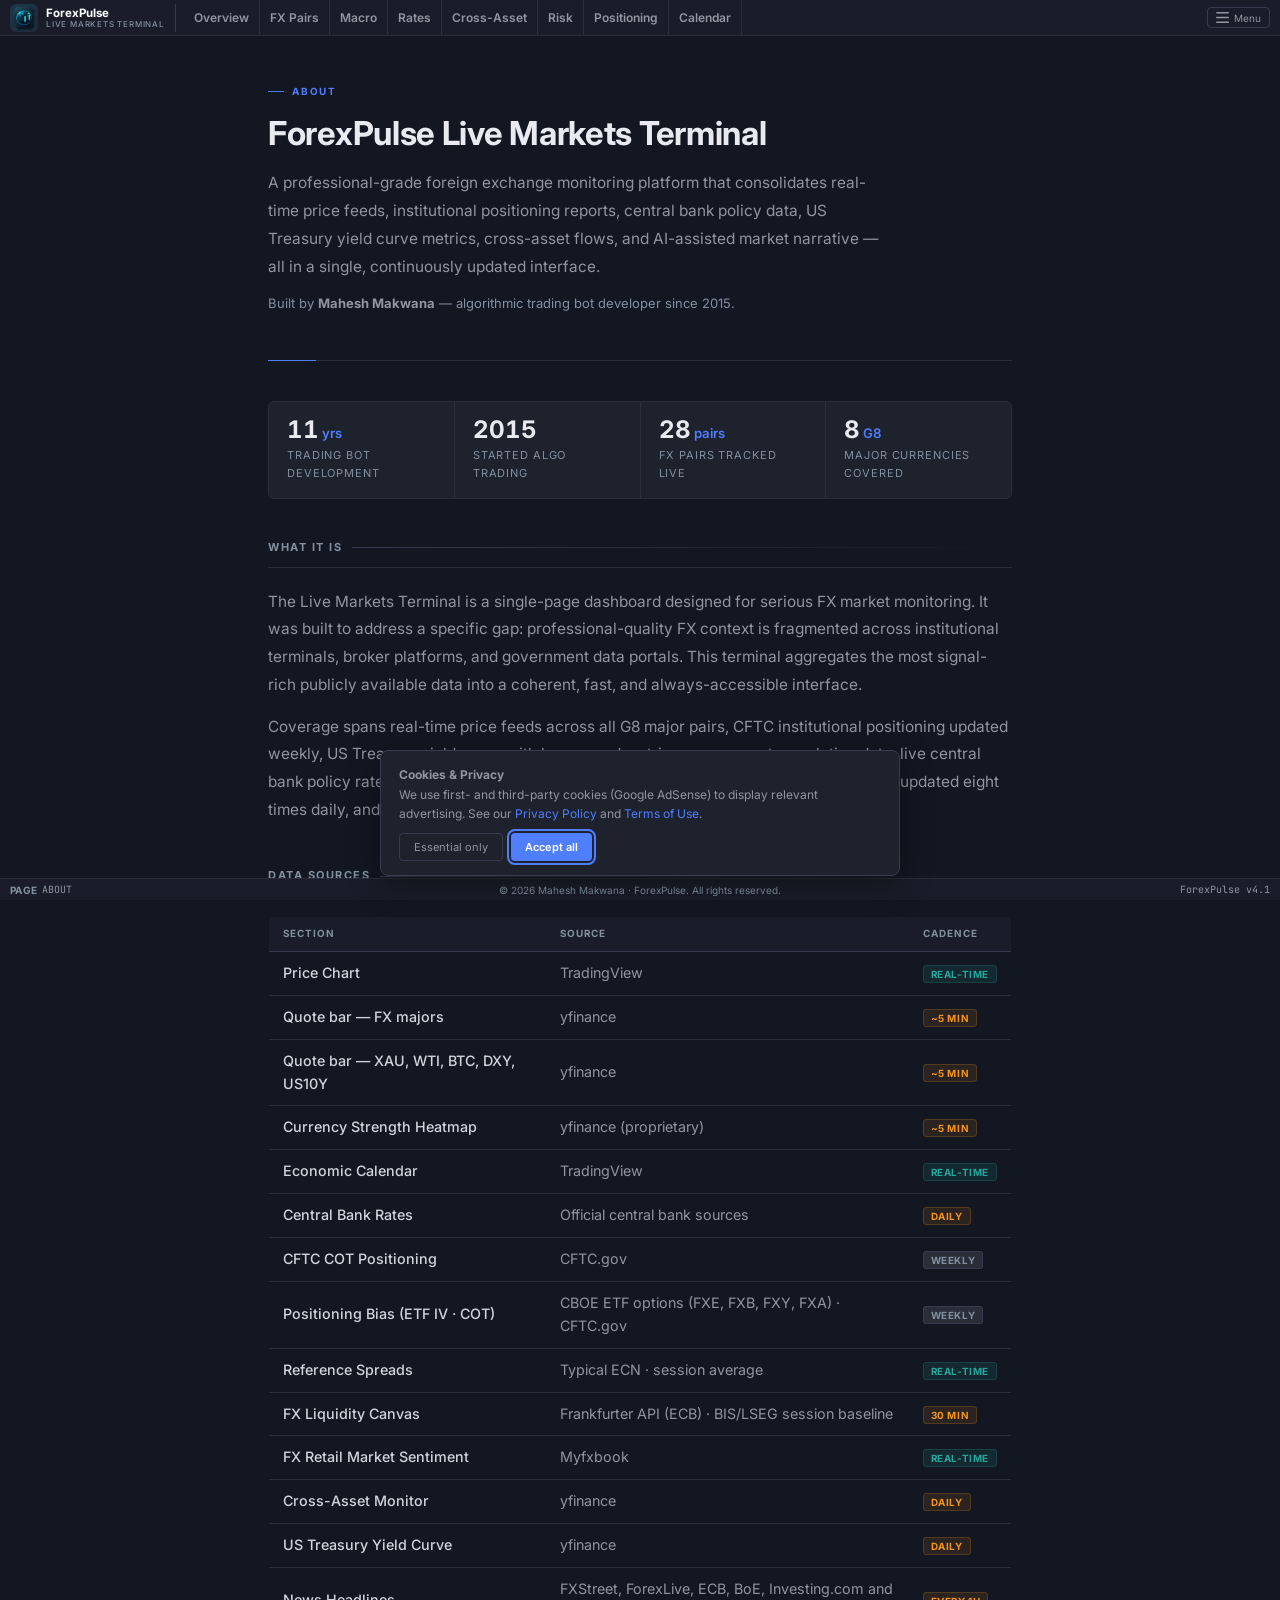
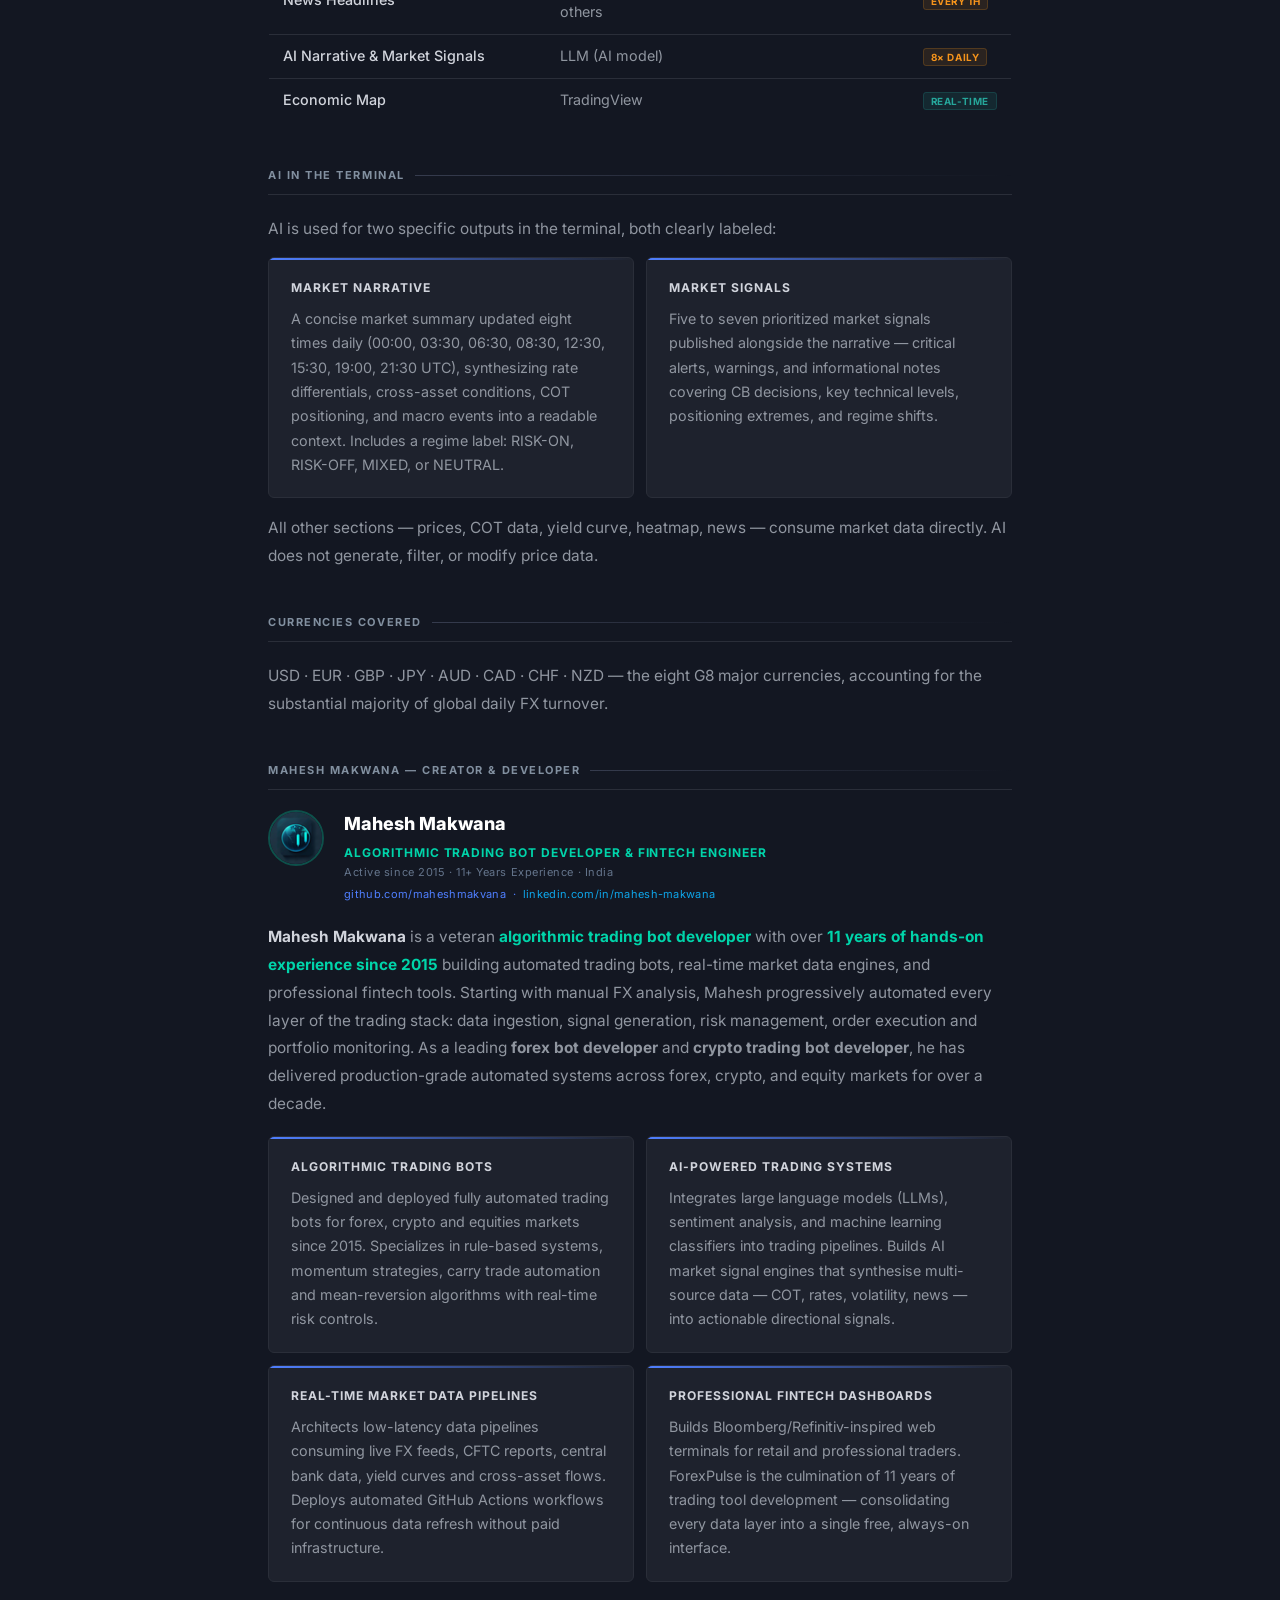
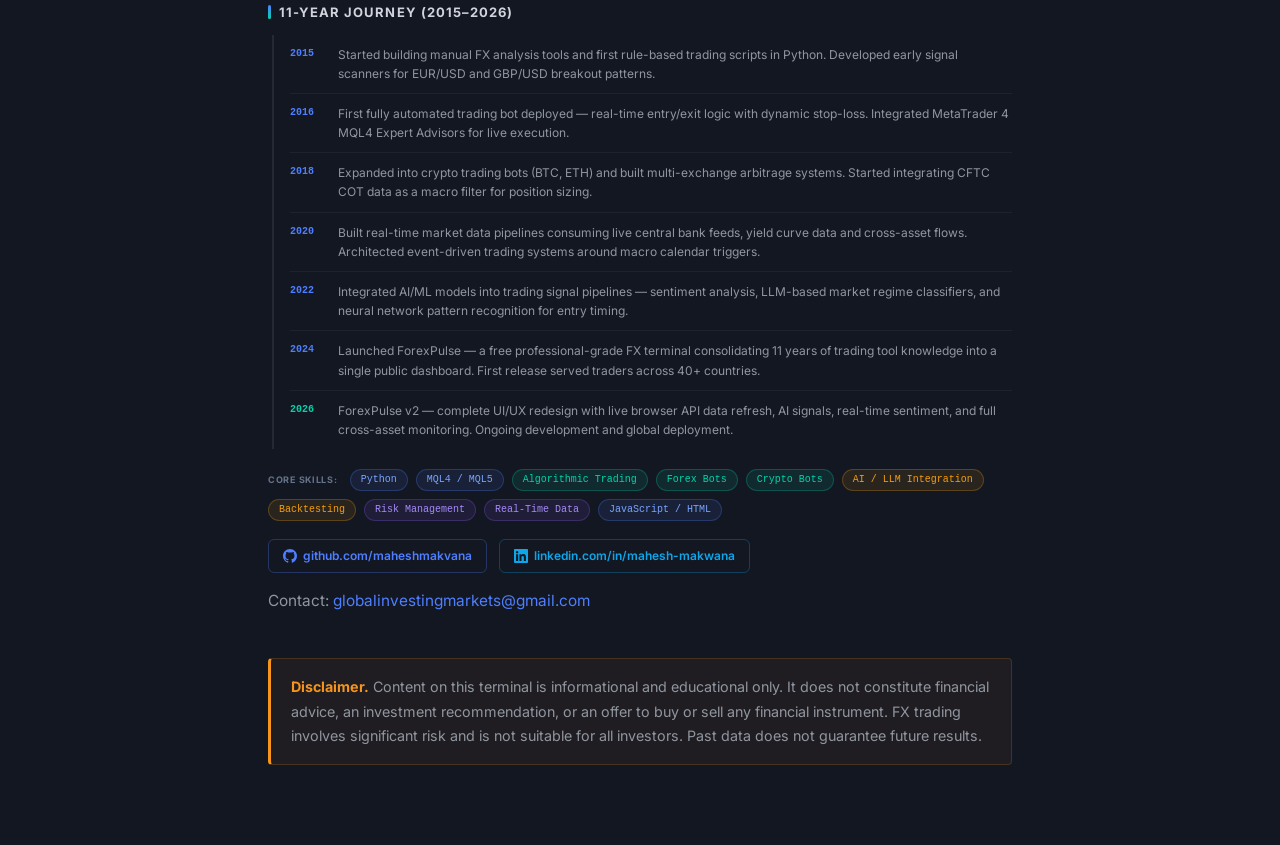
<file: about.html>
<!DOCTYPE html>
<html lang="en">
<head>
<meta charset="UTF-8">
<meta name="viewport" content="width=device-width, initial-scale=1.0">
<title>Mahesh Makwana — Algorithmic Trading Bot Developer since 2015 | ForexPulse</title>
<meta name="description" content="Mahesh Makwana is a veteran algorithmic trading bot developer with 11+ years experience since 2015. Creator of ForexPulse — free professional forex terminal. Specializes in automated FX & crypto trading bots, AI trading systems and real-time market data pipelines.">
<meta name="robots" content="index, follow, max-snippet:-1, max-image-preview:large">
<meta name="author" content="Mahesh Makwana">
<meta name="keywords" content="Mahesh Makwana, Mahesh Makwana trading bot developer, Mahesh Makwana algorithmic trading, Mahesh Makwana forex developer, Mahesh Makwana algo trader, algorithmic trading bot developer India, automated trading systems developer, forex trading bot developer, crypto bot developer since 2015, trading automation expert, AI trading systems developer, ForexPulse creator, Python forex trading bot, MQL5 expert advisor developer, quantitative trading engineer, Mahesh Makwana ForexPulse, automated forex bot, maheshmakvana github">
<meta name="subject" content="Mahesh Makwana — Algorithmic Trading Bot Developer">
<meta name="classification" content="Finance, Algorithmic Trading, Forex, Software Development">
<meta name="google-site-verification" content="FaJrk8fMNmvhnE6pImDpOW08No9C7fbGzOGX5zJhJ7M">
<link rel="canonical" href="https://forexpulse.github.io/about.html">
<meta name="google-adsense-account" content="ca-pub-7977942731354565">
<meta property="og:type" content="profile">
<meta property="og:url" content="https://forexpulse.github.io/about.html">
<meta property="og:site_name" content="ForexPulse">
<meta property="og:title" content="Mahesh Makwana — Algorithmic Trading Bot Developer since 2015 | ForexPulse">
<meta property="og:description" content="11+ years building automated forex & crypto trading bots, AI trading systems and fintech tools. Creator of ForexPulse free professional FX terminal.">
<meta property="og:image" content="https://forexpulse.github.io/og-image.png">
<meta property="og:locale" content="en_US">
<meta property="profile:first_name" content="Mahesh">
<meta property="profile:last_name" content="Makwana">
<meta property="profile:username" content="maheshmakvana">
<meta name="twitter:card" content="summary_large_image">
<meta name="twitter:title" content="Mahesh Makwana — Algorithmic Trading Bot Developer since 2015">
<meta name="twitter:description" content="11+ years building automated forex & crypto trading bots, AI trading systems and real-time market data tools. Creator of ForexPulse.">
<meta name="twitter:image" content="https://forexpulse.github.io/og-image.png">
<meta name="twitter:creator" content="@maheshmakvana">
<meta name="twitter:site" content="@maheshmakvana">
<script type="application/ld+json">
{
  "@context": "https://schema.org",
  "@type": "ProfilePage",
  "dateCreated": "2024-01-01",
  "dateModified": "2026-04-06",
  "speakable": {
    "@type": "SpeakableSpecification",
    "cssSelector": [".page-hero h1", "#author [itemprop='description']", "#author [itemprop='name']"]
  },
  "breadcrumb": {
    "@type": "BreadcrumbList",
    "itemListElement": [
      { "@type": "ListItem", "position": 1, "name": "ForexPulse", "item": "https://forexpulse.github.io/" },
      { "@type": "ListItem", "position": 2, "name": "About Mahesh Makwana", "item": "https://forexpulse.github.io/about.html" }
    ]
  },
  "mainEntity": {
    "@type": "Person",
    "name": "Mahesh Makwana",
    "alternateName": [
      "Mahesh Makwana Trading Bot Developer",
      "Mahesh Makwana Algorithmic Trader",
      "Mahesh Makwana Forex Bot Developer",
      "Mahesh Makwana Algo Trading",
      "maheshmakvana"
    ],
    "url": "https://forexpulse.github.io/about.html",
    "image": {
      "@type": "ImageObject",
      "url": "https://forexpulse.github.io/logo-56.png",
      "width": 56,
      "height": 56
    },
    "sameAs": [
      "https://github.com/maheshmakvana",
      "https://www.linkedin.com/in/mahesh-makwana/"
    ],
    "jobTitle": "Algorithmic Trading Bot Developer & Fintech Engineer",
    "description": "Mahesh Makwana is a veteran algorithmic trading bot developer with 11+ years of experience since 2015. He builds automated forex bots, crypto trading systems, AI-powered market signal engines and professional fintech dashboards. Creator of ForexPulse — a free professional-grade live FX terminal.",
    "nationality": { "@type": "Country", "name": "India" },
    "knowsAbout": [
      "Algorithmic Trading", "Automated Trading Bots", "Forex Trading Systems",
      "Crypto Trading Bots", "Python Trading Algorithms", "MQL4 MQL5 Expert Advisors",
      "Machine Learning in Finance", "AI Market Signals", "Real-Time Market Data",
      "CFTC COT Analysis", "Risk Management Systems", "Backtesting Frameworks",
      "High-Frequency Trading", "Quantitative Finance", "MetaTrader Expert Advisors",
      "FX Technical Analysis", "Carry Trade Strategies", "Market Regime Classification"
    ],
    "hasOccupation": {
      "@type": "Occupation",
      "name": "Algorithmic Trading Bot Developer",
      "occupationLocation": { "@type": "Country", "name": "India" },
      "description": "Designing, building and deploying automated trading bots and fintech tools since 2015",
      "skills": "Python, MQL4/MQL5, Algorithmic Trading, Forex Automation, AI/ML Integration, Market Data Engineering, Backtesting, Risk Management"
    },
    "founder": [{
      "@type": "Organization",
      "name": "ForexPulse",
      "foundingDate": "2024",
      "url": "https://forexpulse.github.io/",
      "description": "Free professional-grade live forex terminal"
    }],
    "award": "11+ Years Algorithmic Trading Bot Development (2015–2026)",
    "worksFor": { "@type": "Organization", "name": "ForexPulse", "url": "https://forexpulse.github.io/" }
  }
}
</script>

<script type="application/ld+json">
{
  "@context": "https://schema.org",
  "@type": "FAQPage",
  "mainEntity": [
    {
      "@type": "Question",
      "name": "Who is Mahesh Makwana?",
      "acceptedAnswer": {
        "@type": "Answer",
        "text": "Mahesh Makwana is a veteran algorithmic trading bot developer with over 11 years of experience since 2015. He specializes in building automated forex and crypto trading systems, AI-powered market signal engines, and professional fintech dashboards. He is the creator of ForexPulse, a free professional-grade live FX terminal."
      }
    },
    {
      "@type": "Question",
      "name": "What does Mahesh Makwana do?",
      "acceptedAnswer": {
        "@type": "Answer",
        "text": "Mahesh Makwana designs and deploys automated trading bots for forex, cryptocurrency and equity markets. He builds AI-integrated trading systems using Python, MQL4/MQL5, machine learning models, and LLM-based signal engines. He also builds professional fintech dashboards and real-time market data pipelines."
      }
    },
    {
      "@type": "Question",
      "name": "Since when has Mahesh Makwana been developing trading bots?",
      "acceptedAnswer": {
        "@type": "Answer",
        "text": "Mahesh Makwana has been developing algorithmic trading bots since 2015 — over 11 years of continuous development across forex, crypto, and equity markets."
      }
    },
    {
      "@type": "Question",
      "name": "What programming languages does Mahesh Makwana use for trading bots?",
      "acceptedAnswer": {
        "@type": "Answer",
        "text": "Mahesh Makwana primarily uses Python for algorithmic trading strategies and data pipelines, MQL4 and MQL5 for MetaTrader Expert Advisors, and JavaScript for fintech dashboards and market data interfaces."
      }
    },
    {
      "@type": "Question",
      "name": "What is ForexPulse and who built it?",
      "acceptedAnswer": {
        "@type": "Answer",
        "text": "ForexPulse is a free professional-grade live forex terminal built by Mahesh Makwana. It consolidates real-time FX rates, currency strength heatmap, US Treasury yield curve, CFTC COT institutional positioning, AI-powered market signals, and cross-asset risk monitoring — all in a single free interface, no login required."
      }
    },
    {
      "@type": "Question",
      "name": "Does Mahesh Makwana build crypto trading bots?",
      "acceptedAnswer": {
        "@type": "Answer",
        "text": "Yes, Mahesh Makwana builds automated crypto trading bots for Bitcoin (BTC), Ethereum (ETH) and other digital assets. He has been building crypto bots since 2018, integrating multi-exchange arbitrage, sentiment analysis, and AI-powered signal engines."
      }
    },
    {
      "@type": "Question",
      "name": "How to contact Mahesh Makwana?",
      "acceptedAnswer": {
        "@type": "Answer",
        "text": "Mahesh Makwana can be reached via GitHub at github.com/maheshmakvana, LinkedIn at linkedin.com/in/mahesh-makwana/, or by email at globalinvestingmarkets@gmail.com."
      }
    }
  ]
}
</script>
<link rel="icon" type="image/png" sizes="32x32" href="/favicon-32x32.png">
<link rel="icon" type="image/png" sizes="16x16" href="/favicon-16x16.png">
<link rel="apple-touch-icon" href="/apple-touch-icon.png">
<link rel="preconnect" href="https://fonts.googleapis.com">
<link rel="preconnect" href="https://fonts.gstatic.com" crossorigin>
<link rel="preload" as="style" href="https://fonts.googleapis.com/css2?family=Inter:wght@400;700&family=JetBrains+Mono:wght@400;700&display=swap">
<link href="https://fonts.googleapis.com/css2?family=Inter:wght@300;400;500;600;700&family=JetBrains+Mono:wght@400;500;700&display=swap" rel="stylesheet" media="print" onload="this.media='all'">
<noscript><link href="https://fonts.googleapis.com/css2?family=Inter:wght@300;400;500;600;700&family=JetBrains+Mono:wght@400;500;700&display=swap" rel="stylesheet"></noscript>
<style>

*, *::before, *::after { box-sizing: border-box; margin: 0; padding: 0; }
:root {
  --bg: #131722; --bg2: #1e222d; --bg3: #2a2e39;
  --border: #2a2e39; --border2: #363c4e;
  --text: #d1d4dc; --text2: #9096a0; --text3: #8290a0;
  --up: #26a69a; --down: #ef5350; --blue: #4f7fff; --orange: #f6941c;
  --head-bg: #1a1d29; --accent: #2962ff;
  --font-ui: 'Inter', -apple-system, BlinkMacSystemFont, 'Segoe UI', sans-serif;
  --font-mono: 'JetBrains Mono', 'Courier New', monospace;
}
body { background: var(--bg); color: var(--text); font-family: var(--font-ui); font-size: 15.4px; line-height: 1.6; min-height: 100vh; }
a { color: inherit; text-decoration: none; }
.sr-only { position: absolute; width: 1px; height: 1px; padding: 0; margin: -1px; overflow: hidden; clip: rect(0,0,0,0); white-space: nowrap; border: 0; }
.skip-link { position: absolute; left: -9999px; top: auto; width: 1px; height: 1px; overflow: hidden; }
.skip-link:focus { position: fixed; left: 8px; top: 8px; width: auto; height: auto; padding: 6px 12px; background: var(--blue); color: #fff; font-size: 12px; font-weight: 600; border-radius: 4px; z-index: 9999; outline: 2px solid #fff; }
#gdpr-banner { position: fixed; bottom: 24px; left: 50%; transform: translateX(-50%); background: var(--bg2); border: 1px solid var(--border2); border-radius: 8px; padding: 14px 18px; font-size: 12px; color: var(--text2); z-index: 9000; max-width: 520px; width: calc(100% - 32px); box-shadow: 0 8px 32px rgba(0,0,0,.4); display: flex; flex-direction: column; gap: 10px; }
#gdpr-banner[hidden] { display: none !important; }
.gdpr-btns { display: flex; gap: 8px; }
#gdpr-accept { background: var(--blue); color: #fff; border: none; border-radius: 4px; padding: 6px 14px; font-size: 11px; font-weight: 600; cursor: pointer; font-family: var(--font-ui); }
#gdpr-reject { background: none; color: var(--text2); border: 1px solid var(--border2); border-radius: 4px; padding: 6px 14px; font-size: 11px; cursor: pointer; font-family: var(--font-ui); }
#topbar { background: var(--head-bg); border-bottom: 1px solid var(--border); height: 36px; display: flex; align-items: center; padding: 0 10px; position: sticky; top: 0; z-index: 200; }
#topbar .logo { display: flex; align-items: center; gap: 8px; padding-right: 10px; border-right: 1px solid var(--border2); margin-right: 8px; white-space: nowrap; text-decoration: none; flex-shrink: 0; } #topbar .logo > span { display: flex; flex-direction: column; line-height: 1; }
.logo-text { font-family: var(--font-ui); font-size: 11.5px; font-weight: 700; color: #fff; line-height: 1.1; }
.logo-sub { font-family: var(--font-ui); font-size: 8px; font-weight: 500; color: var(--text3); letter-spacing: .1em; text-transform: uppercase; display: block; margin-top: 1px; }
.top-nav { display: flex; height: 100%; }
.top-nav a { display: flex; align-items: center; padding: 0 10px; font-size: 12px; font-weight: 600; color: var(--text2); border-right: 1px solid var(--border); white-space: nowrap; transition: color .15s, background .15s; text-decoration: none; }
.top-nav a:hover { color: var(--text); background: var(--bg3); }
.topbar-right { margin-left: auto; display: flex; align-items: center; gap: 14px; font-size: 11px; color: var(--text2); }
.site-menu { position: relative; display: flex; align-items: center; }
.site-menu-btn { display: flex; align-items: center; gap: 5px; background: none; border: 1px solid var(--border2); color: var(--text2); font-size: 10px; font-family: var(--font-ui); padding: 3px 8px; border-radius: 4px; cursor: pointer; white-space: nowrap; transition: border-color .15s, color .15s; }
.site-menu-btn:hover { border-color: var(--border); color: var(--text); }
.site-menu-btn:focus-visible, a:focus-visible, button:focus-visible { outline: 2px solid var(--blue); outline-offset: 2px; }
.site-menu-panel { display: none; position: absolute; top: calc(100% + 6px); right: 0; min-width: 210px; background: var(--bg2); border: 1px solid var(--border); border-radius: 6px; padding: 6px 0; z-index: 400; box-shadow: 0 8px 24px rgba(0,0,0,.28); }
.site-menu:hover .site-menu-panel, .site-menu:focus-within .site-menu-panel { display: block; }
.site-menu::after { content: ''; position: absolute; top: 100%; left: -8px; right: -8px; height: 8px; }
.site-menu-panel a { display: block; padding: 5px 14px; color: var(--text2); font-size: 11px; text-decoration: none; white-space: nowrap; transition: background .12s, color .12s; }
.site-menu-panel a:hover { background: var(--bg3); color: var(--text); }
.site-menu-panel a.current { color: #fff; }
.site-menu-divider { height: 1px; background: var(--border); margin: 5px 0; }
.site-menu-section { padding: 3px 14px 2px; font-size: 9px; color: var(--text3); text-transform: uppercase; letter-spacing: .06em; display: block; }
#statusbar { position: fixed; bottom: 0; left: 0; right: 0; height: 22px; background: var(--head-bg); border-top: 1px solid var(--border); display: flex; align-items: center; padding: 0 10px; gap: 16px; font-size: 10px; color: var(--text2); z-index: 200; overflow: hidden; font-family: var(--font-ui); }
.sb-k { color: var(--text3); font-weight: 700; letter-spacing: .04em; }
.sb-v { color: var(--text2); font-family: var(--font-mono); font-size: 10px; }
.footer-copy { font-size: 10px; color: var(--text3); white-space: nowrap; position: absolute; left: 50%; transform: translateX(-50%); pointer-events: none; }
@media (max-width: 900px) {
  #topbar { padding: 0 6px; height: auto; flex-wrap: wrap; align-items: center; }
  #topbar .logo { padding: 6px 8px 6px 0; flex-shrink: 0; order: 1; }
  .topbar-right { margin-left: auto; font-size: 10px; padding: 4px 0; order: 2; flex-shrink: 0; gap: 8px !important; }
  .top-nav { display: flex; overflow-x: auto; overflow-y: hidden; width: 100%; order: 10; border-top: 1px solid var(--border2); height: auto; min-height: 30px; -webkit-overflow-scrolling: touch; scrollbar-width: none; -webkit-mask-image: linear-gradient(to right, black 88%, transparent 100%); mask-image: linear-gradient(to right, black 88%, transparent 100%); }
  .top-nav::-webkit-scrollbar { display: none; }
  .top-nav a { flex-shrink: 0; white-space: nowrap; padding: 6px 12px; font-size: 11px; height: auto; }
}
@media (max-width: 600px) {
  #statusbar { position: relative; height: auto; flex-wrap: wrap; gap: 6px; padding: 6px 8px; }
  .footer-copy { display: none; }
}
@media (max-width: 480px) {
  #topbar { padding: 0 4px; }
  .logo-text { font-size: 10px !important; }
  .logo-sub { display: block; font-size: 7px !important; }
  .topbar-right { font-size: 9px; gap: 6px !important; }
  .top-nav a { padding: 5px 10px; font-size: 10px; }
}

/* ═══════════════════════════════════════════
   SHARED PAGE STYLES — improved aesthetic
   Applies to: about, contact, privacy, terms
═══════════════════════════════════════════ */

.page-wrap {
  max-width: 800px;
  margin: 0 auto;
  padding: 48px 28px 80px;
  animation: fadeUp .35s ease both;
}

@keyframes fadeUp {
  from { opacity: 0; transform: translateY(10px); }
  to   { opacity: 1; transform: translateY(0); }
}

/* ── Hero ── */
.page-hero {
  padding-bottom: 32px;
  margin-bottom: 40px;
  border-bottom: 1px solid var(--border);
  position: relative;
}
.page-hero::before {
  content: '';
  position: absolute;
  left: 0; bottom: -1px;
  width: 48px; height: 1px;
  background: var(--blue);
}
.page-hero-label {
  font-size: 9.9px; font-weight: 700;
  letter-spacing: .18em; text-transform: uppercase;
  color: var(--blue); margin-bottom: 14px;
  display: flex; align-items: center; gap: 8px;
}
.page-hero-label::before {
  content: '';
  display: inline-block; width: 16px; height: 1px;
  background: var(--blue);
}
.page-hero h1 {
  font-size: 33px; font-weight: 700;
  color: #e8eaf0; line-height: 1.2;
  margin-bottom: 16px;
  letter-spacing: -.3px;
}
.page-hero p {
  font-size: 15.4px; color: var(--text2);
  line-height: 1.8; max-width: 620px;
}

/* ── Stat row (about page) ── */
.stat-row {
  display: grid;
  grid-template-columns: repeat(4, 1fr);
  gap: 1px;
  background: var(--border);
  border: 1px solid var(--border);
  border-radius: 6px;
  overflow: hidden;
  margin-bottom: 40px;
}
.stat-item {
  background: var(--bg2);
  padding: 16px 18px;
  transition: background .15s;
}
.stat-item:hover { background: var(--bg3); }
.stat-val {
  font-size: 24.2px; font-weight: 700;
  color: #e8eaf0; line-height: 1;
  font-variant-numeric: tabular-nums;
  margin-bottom: 5px;
}
.stat-val span { font-size: 13.2px; color: var(--blue); font-weight: 600; margin-left: 3px; }
.stat-label {
  font-size: 11px; color: var(--text3);
  text-transform: uppercase; letter-spacing: .08em;
}

/* ── Section headings ── */
.section { margin-bottom: 44px; }
.section h2 {
  font-size: 11px; font-weight: 700;
  color: var(--text3); letter-spacing: .14em;
  text-transform: uppercase;
  padding-bottom: 10px;
  margin-bottom: 20px;
  border-bottom: 1px solid var(--border);
  display: flex; align-items: center; gap: 10px;
}
.section h2::after {
  content: '';
  flex: 1; height: 1px;
  background: linear-gradient(to right, var(--border2), transparent);
}
.section p {
  color: var(--text2); margin-bottom: 14px;
  font-size: 15.4px; line-height: 1.8;
}
.section p:last-child { margin-bottom: 0; }

/* ── Data table ── */
.data-table {
  width: 100%; border-collapse: collapse;
  border: 1px solid var(--border);
  border-radius: 6px; overflow: hidden;
}
.data-table thead { background: var(--head-bg); }
.data-table th {
  text-align: left; font-size: 9.9px; font-weight: 700;
  color: var(--text3); text-transform: uppercase;
  letter-spacing: .1em; padding: 9px 14px;
  border-bottom: 1px solid var(--border2);
}
.data-table td {
  padding: 10px 14px;
  border-bottom: 1px solid var(--border);
  color: var(--text2); font-size: 14.3px;
  transition: background .12s;
}
.data-table tbody tr:hover td { background: var(--bg2); }
.data-table tbody tr:last-child td { border-bottom: none; }
.data-table td:first-child {
  color: var(--text); font-weight: 500;
}
.badge-rt {
  font-size: 9.9px; font-weight: 700;
  padding: 2px 7px; border-radius: 3px;
  background: rgba(38,166,154,.12);
  color: var(--up);
  border: 1px solid rgba(38,166,154,.2);
  letter-spacing: .06em; white-space: nowrap;
}
.badge-daily {
  font-size: 9.9px; font-weight: 700;
  padding: 2px 7px; border-radius: 3px;
  background: rgba(246,148,28,.10);
  color: var(--orange);
  border: 1px solid rgba(246,148,28,.2);
  letter-spacing: .06em; white-space: nowrap;
}
.badge-weekly {
  font-size: 9.9px; font-weight: 700;
  padding: 2px 7px; border-radius: 3px;
  background: var(--bg3); color: var(--text3);
  border: 1px solid var(--border2);
  letter-spacing: .06em; white-space: nowrap;
}

/* ── Cards (AI section) ── */
.grid-2 {
  display: grid;
  grid-template-columns: 1fr 1fr;
  gap: 12px;
}
.card {
  background: var(--bg2);
  border: 1px solid var(--border);
  border-radius: 6px;
  padding: 20px 22px;
  position: relative;
  overflow: hidden;
  transition: border-color .2s;
}
.card::before {
  content: '';
  position: absolute;
  top: 0; left: 0; right: 0;
  height: 2px;
  background: linear-gradient(90deg, var(--blue), transparent);
}
.card:hover { border-color: var(--border2); }
.card-title {
  font-size: 12.1px; font-weight: 700;
  color: var(--text); margin-bottom: 10px;
  text-transform: uppercase; letter-spacing: .08em;
}
.card-body {
  font-size: 14.3px; color: var(--text2);
  line-height: 1.7;
}

/* ── Disclaimer ── */
.disclaimer {
  background: rgba(246,148,28,.05);
  border: 1px solid rgba(246,148,28,.18);
  border-left: 3px solid var(--orange);
  border-radius: 4px;
  padding: 16px 20px;
  font-size: 14.3px; color: var(--text2);
  line-height: 1.7; margin-top: 40px;
}

/* ── Contact list ── */
.contact-list {
  border: 1px solid var(--border);
  border-radius: 6px; overflow: hidden;
  margin-bottom: 28px;
}
.contact-row {
  display: grid;
  grid-template-columns: 150px 1fr;
  align-items: start;
  padding: 18px 20px;
  border-bottom: 1px solid var(--border);
  gap: 16px;
  transition: background .12s;
}
.contact-row:last-child { border-bottom: none; }
.contact-row:hover { background: var(--bg2); }
.cr-label {
  font-size: 9.9px; font-weight: 700;
  color: var(--text3); text-transform: uppercase;
  letter-spacing: .1em; padding-top: 3px;
}
.cr-title {
  font-size: 14.3px; font-weight: 600;
  color: var(--text); margin-bottom: 4px;
}
.cr-val {
  font-size: 13.2px; color: var(--blue);
  font-family: var(--font-mono);
  transition: opacity .12s;
  display: inline-block;
}
.cr-val:hover { opacity: .75; text-decoration: underline; }
.cr-desc {
  font-size: 13.2px; color: var(--text3);
  margin-top: 5px; line-height: 1.55;
}

/* ── Info blocks (contact page) ── */
.info-block {
  border: 1px solid var(--border);
  border-radius: 6px;
  padding: 18px 22px;
  margin-bottom: 12px;
  background: var(--bg2);
  transition: border-color .15s;
}
.info-block:hover { border-color: var(--border2); }
.info-block h3 {
  font-size: 9.9px; font-weight: 700;
  color: var(--text3); margin-bottom: 9px;
  text-transform: uppercase; letter-spacing: .1em;
}
.info-block p {
  font-size: 14.3px; color: var(--text2);
  line-height: 1.7;
}
.info-block a { color: var(--blue); }
.info-block a:hover { text-decoration: underline; }

/* ── Legal pages (privacy / terms) ── */
.page-label {
  font-size: 9.9px; font-weight: 700;
  color: var(--blue); text-transform: uppercase;
  letter-spacing: .18em; margin-bottom: 12px;
  display: flex; align-items: center; gap: 8px;
}
.page-label::before {
  content: '';
  display: inline-block; width: 16px; height: 1px;
  background: var(--blue);
}
.page-title {
  font-size: 33px; font-weight: 700;
  color: #e8eaf0; line-height: 1.2;
  margin-bottom: 10px; letter-spacing: -.3px;
}
.page-meta {
  font-size: 12.1px; color: var(--text3);
  margin-bottom: 36px;
  padding-bottom: 24px;
  border-bottom: 1px solid var(--border);
  position: relative;
}
.page-meta::before {
  content: '';
  position: absolute;
  left: 0; bottom: -1px;
  width: 48px; height: 1px;
  background: var(--blue);
}
.back-link {
  display: inline-flex; align-items: center;
  gap: 6px; color: var(--text3);
  text-decoration: none; font-size: 12.1px;
  font-weight: 500; margin-bottom: 28px;
  letter-spacing: .02em;
  transition: color .15s;
}
.back-link:hover { color: var(--text); }
h2 {
  font-size: 11px; font-weight: 700;
  color: var(--text2); margin-top: 36px;
  margin-bottom: 12px;
  text-transform: uppercase; letter-spacing: .12em;
  padding-bottom: 8px;
  border-bottom: 1px solid var(--border);
  display: flex; align-items: center; gap: 10px;
}
h2::after {
  content: '';
  flex: 1; height: 1px;
  background: linear-gradient(to right, var(--border2), transparent);
}
p { font-size: 14.3px; color: var(--text2); line-height: 1.8; margin-bottom: 12px; }
a { color: var(--blue); text-decoration: none; }
a:hover { text-decoration: underline; }
ul { padding-left: 18px; margin-bottom: 12px; }
li { font-size: 14.3px; color: var(--text2); line-height: 1.75; margin-bottom: 5px; }

/* ── Cookie table ── */
.cookie-table {
  width: 100%; border-collapse: collapse;
  margin-bottom: 16px;
  border: 1px solid var(--border);
  border-radius: 6px; overflow: hidden;
}
.cookie-table th {
  font-size: 9.9px; font-weight: 700;
  color: var(--text3); text-transform: uppercase;
  letter-spacing: .1em; padding: 8px 12px;
  border-bottom: 1px solid var(--border2);
  text-align: left; background: var(--head-bg);
}
.cookie-table td {
  font-size: 13.2px; color: var(--text2);
  padding: 9px 12px;
  border-bottom: 1px solid var(--border);
  vertical-align: top;
  transition: background .12s;
}
.cookie-table tbody tr:hover td { background: var(--bg2); }
.cookie-table tr:last-child td { border-bottom: none; }
.cookie-table td:first-child {
  color: var(--text); font-family: var(--font-mono);
  font-size: 12.1px;
}

/* ── Disclaimer box (terms) ── */
.disclaimer-box {
  background: rgba(41,98,255,.07);
  border: 1px solid rgba(41,98,255,.25);
  border-left: 3px solid var(--blue);
  border-radius: 4px;
  padding: 16px 20px; margin-bottom: 36px;
}
.disclaimer-box p {
  font-size: 14.3px; color: var(--text);
  line-height: 1.65; margin: 0;
}
.disclaimer-box strong { color: #e8eaf0; }

/* ── Responsive ── */
@media (max-width: 680px) {
  .stat-row { grid-template-columns: 1fr 1fr; }
  .grid-2 { grid-template-columns: 1fr; }
  .page-hero h1, .page-title { font-size: 26.4px; }
  .contact-row { grid-template-columns: 1fr; gap: 4px; }
  .cr-label { padding-bottom: 2px; }
  .page-wrap { padding: 32px 18px 60px; }
}

</style>
</head>
<body>


<a href="#main" class="skip-link">Skip to main content</a>
<div id="gdpr-banner" role="dialog" aria-modal="true" aria-labelledby="gdpr-title" aria-describedby="gdpr-desc" hidden>
  <span id="gdpr-desc"><strong id="gdpr-title">Cookies &amp; Privacy</strong><br>
    We use first- and third-party cookies (Google AdSense) to display relevant advertising.
    See our <a href="/privacy.html">Privacy Policy</a> and <a href="/terms.html">Terms of Use</a>.</span>
  <div class="gdpr-btns">
    <button id="gdpr-reject" aria-label="Reject non-essential cookies">Essential only</button>
    <button id="gdpr-accept" aria-label="Accept all cookies">Accept all</button>
  </div>
</div>
<script src="assets/gdpr.js" defer></script>

<header id="topbar" role="banner" aria-label="ForexPulse Live Markets Terminal">
  <a class="logo" href="/" title="ForexPulse Live Markets Terminal">
    <img src="apple-touch-icon.png" alt="ForexPulse" width="28" height="28" style="width:28px;height:28px;border-radius:6px;flex-shrink:0;display:block;" fetchpriority="high">
    <span>
      <span class="logo-text">ForexPulse</span>
      <span class="logo-sub">Live Markets Terminal</span>
    </span>
  </a>
  <nav class="top-nav" aria-label="Dashboard sections">
    <a href="/">Overview</a>
    <a href="/#section-fxpairs">FX Pairs</a>
    <a href="/#section-econmap">Macro</a>
    <a href="/#section-cbrates">Rates</a>
    <a href="/#section-crossasset">Cross-Asset</a>
    <a href="/#section-risk">Risk</a>
    <a href="/#section-positioning">Positioning</a>
    <a href="/#section-tvcalendar">Calendar</a>
  </nav>
  <div class="topbar-right">
    <div class="site-menu">
      <button class="site-menu-btn" aria-label="Site menu" aria-expanded="false" aria-controls="site-menu-dropdown">
        <svg width="13" height="13" viewBox="0 0 13 13" fill="none" xmlns="http://www.w3.org/2000/svg">
          <rect y="1" width="13" height="1.5" rx=".75" fill="currentColor"/>
          <rect y="5.75" width="13" height="1.5" rx=".75" fill="currentColor"/>
          <rect y="10.5" width="13" height="1.5" rx=".75" fill="currentColor"/>
        </svg>
        Menu
      </button>
      <div class="site-menu-panel" id="site-menu-dropdown">
        <span class="site-menu-section">Company</span>
        <a href="about.html" class="current">About</a>
        <a href="contact.html">Contact</a>
        <a href="terms.html">Terms of Use</a>
        <a href="privacy.html">Privacy Policy</a>
        <div class="site-menu-divider"></div>
        <span class="site-menu-section">Guides</span>
        <a href="guide-dashboard.html">How to Use the Terminal</a>
        <a href="guide-cross-asset-risk.html">Cross-Asset Risk Monitor</a>
        <a href="guide-rates-yield-curve.html">Rates &amp; Yield Curve</a>
        <a href="guide-market-sentiment.html">Retail FX Positioning</a>
        <a href="guide-fx-liquidity.html">FX Liquidity &amp; Sessions</a>
        <a href="guide-cot.html">COT / CFTC Positioning</a>
      </div>
    </div>
  </div>
</header>

<main id="main">
<div class="page-wrap">

  <div class="page-hero">
    <div class="page-hero-label">About</div>
    <h1>ForexPulse Live Markets Terminal</h1>
    <p>A professional-grade foreign exchange monitoring platform that consolidates real-time price feeds, institutional positioning reports, central bank policy data, US Treasury yield curve metrics, cross-asset flows, and AI-assisted market narrative — all in a single, continuously updated interface.</p>
    <p style="margin-top:12px;font-size:13px;color:var(--text3);">Built by <strong style="color:var(--text2);">Mahesh Makwana</strong> — algorithmic trading bot developer since 2015.</p>
  </div>

  <div class="stat-row">
    <div class="stat-item">
      <div class="stat-val">11<span>yrs</span></div>
      <div class="stat-label">Trading bot development</div>
    </div>
    <div class="stat-item">
      <div class="stat-val">2015<span></span></div>
      <div class="stat-label">Started algo trading</div>
    </div>
    <div class="stat-item">
      <div class="stat-val">28<span>pairs</span></div>
      <div class="stat-label">FX pairs tracked live</div>
    </div>
    <div class="stat-item">
      <div class="stat-val">8<span>G8</span></div>
      <div class="stat-label">Major currencies covered</div>
    </div>
  </div>

  <div class="section">
    <h2>What it is</h2>
    <p>The Live Markets Terminal is a single-page dashboard designed for serious FX market monitoring. It was built to address a specific gap: professional-quality FX context is fragmented across institutional terminals, broker platforms, and government data portals. This terminal aggregates the most signal-rich publicly available data into a coherent, fast, and always-accessible interface.</p>
    <p>Coverage spans real-time price feeds across all G8 major pairs, CFTC institutional positioning updated weekly, US Treasury yield curve with key spread metrics, cross-asset correlation data, live central bank policy rates and meeting calendars, and an AI-generated market regime narrative updated eight times daily, and news headlines refreshed every hour.</p>
  </div>

  <div class="section">
    <h2>Data sources</h2>
    <table class="data-table">
      <thead>
        <tr><th>Section</th><th>Source</th><th>Cadence</th></tr>
      </thead>
      <tbody>
        <tr><td>Price Chart</td><td>TradingView</td><td><span class="badge-rt">REAL-TIME</span></td></tr>
        <tr><td>Quote bar — FX majors</td><td>yfinance</td><td><span class="badge-daily">~5 MIN</span></td></tr>
        <tr><td>Quote bar — XAU, WTI, BTC, DXY, US10Y</td><td>yfinance</td><td><span class="badge-daily">~5 MIN</span></td></tr>
        <tr><td>Currency Strength Heatmap</td><td>yfinance (proprietary)</td><td><span class="badge-daily">~5 MIN</span></td></tr>
        <tr><td>Economic Calendar</td><td>TradingView</td><td><span class="badge-rt">REAL-TIME</span></td></tr>
        <tr><td>Central Bank Rates</td><td>Official central bank sources</td><td><span class="badge-daily">DAILY</span></td></tr>
        <tr><td>CFTC COT Positioning</td><td>CFTC.gov</td><td><span class="badge-weekly">WEEKLY</span></td></tr>
        <tr><td>Positioning Bias (ETF IV · COT)</td><td>CBOE ETF options (FXE, FXB, FXY, FXA) · CFTC.gov</td><td><span class="badge-weekly">WEEKLY</span></td></tr>
        <tr><td>Reference Spreads</td><td>Typical ECN · session average</td><td><span class="badge-rt">REAL-TIME</span></td></tr>
        <tr><td>FX Liquidity Canvas</td><td>Frankfurter API (ECB) · BIS/LSEG session baseline</td><td><span class="badge-daily">30 MIN</span></td></tr>
        <tr><td>FX Retail Market Sentiment</td><td>Myfxbook</td><td><span class="badge-rt">REAL-TIME</span></td></tr>
        <tr><td>Cross-Asset Monitor</td><td>yfinance</td><td><span class="badge-daily">DAILY</span></td></tr>
        <tr><td>US Treasury Yield Curve</td><td>yfinance</td><td><span class="badge-daily">DAILY</span></td></tr>
        <tr><td>News Headlines</td><td>FXStreet, ForexLive, ECB, BoE, Investing.com and others</td><td><span class="badge-daily">EVERY 1H</span></td></tr>
        <tr><td>AI Narrative &amp; Market Signals</td><td>LLM (AI model)</td><td><span class="badge-daily">8× DAILY</span></td></tr>
        <tr><td>Economic Map</td><td>TradingView</td><td><span class="badge-rt">REAL-TIME</span></td></tr>
      </tbody>
    </table>
  </div>

  <div class="section">
    <h2>AI in the terminal</h2>
    <p>AI is used for two specific outputs in the terminal, both clearly labeled:</p>
    <div class="grid-2">
      <div class="card">
        <div class="card-title">Market Narrative</div>
        <div class="card-body">A concise market summary updated eight times daily (00:00, 03:30, 06:30, 08:30, 12:30, 15:30, 19:00, 21:30 UTC), synthesizing rate differentials, cross-asset conditions, COT positioning, and macro events into a readable context. Includes a regime label: RISK-ON, RISK-OFF, MIXED, or NEUTRAL.</div>
      </div>
      <div class="card">
        <div class="card-title">Market Signals</div>
        <div class="card-body">Five to seven prioritized market signals published alongside the narrative — critical alerts, warnings, and informational notes covering CB decisions, key technical levels, positioning extremes, and regime shifts.</div>
      </div>
    </div>
    <p style="margin-top:16px;">All other sections — prices, COT data, yield curve, heatmap, news — consume market data directly. AI does not generate, filter, or modify price data.</p>
  </div>

  <div class="section">
    <h2>Currencies covered</h2>
    <p>USD · EUR · GBP · JPY · AUD · CAD · CHF · NZD — the eight G8 major currencies, accounting for the substantial majority of global daily FX turnover.</p>
  </div>

  <div class="section" id="author" itemscope itemtype="https://schema.org/Person">
    <h2>Mahesh Makwana — Creator &amp; Developer</h2>

    <div style="display:flex;gap:20px;align-items:flex-start;flex-wrap:wrap;margin-bottom:20px;">
      <img src="/logo-56.png" alt="Mahesh Makwana — Algorithmic Trading Bot Developer" width="56" height="56"
           style="border-radius:50%;flex-shrink:0;border:2px solid rgba(0,212,170,0.3);"
           itemprop="image">
      <div>
        <div style="font-size:18px;font-weight:800;color:#fff;margin-bottom:4px;" itemprop="name">Mahesh Makwana</div>
        <div style="font-size:12px;color:#00d4aa;font-weight:700;letter-spacing:0.08em;text-transform:uppercase;margin-bottom:2px;" itemprop="jobTitle">Algorithmic Trading Bot Developer &amp; Fintech Engineer</div>
        <div style="font-size:11px;color:#64748b;letter-spacing:0.05em;">Active since 2015 · 11+ Years Experience · India</div>
        <div style="font-size:11px;color:#4f7fff;margin-top:4px;letter-spacing:0.03em;">
          <a href="https://github.com/maheshmakvana" rel="noopener" style="color:#4f7fff;">github.com/maheshmakvana</a>
          &nbsp;·&nbsp;
          <a href="https://www.linkedin.com/in/mahesh-makwana/" rel="noopener" style="color:#0ea5e9;">linkedin.com/in/mahesh-makwana</a>
        </div>
      </div>
    </div>

    <p itemprop="description">
      <strong style="color:var(--text);">Mahesh Makwana</strong> is a veteran <strong style="color:#00d4aa;">algorithmic trading bot developer</strong> with over <strong style="color:#00d4aa;">11 years of hands-on experience since 2015</strong> building automated trading bots, real-time market data engines, and professional fintech tools. Starting with manual FX analysis, Mahesh progressively automated every layer of the trading stack: data ingestion, signal generation, risk management, order execution and portfolio monitoring. As a leading <strong style="color:var(--text2);">forex bot developer</strong> and <strong style="color:var(--text2);">crypto trading bot developer</strong>, he has delivered production-grade automated systems across forex, crypto, and equity markets for over a decade.
    </p>

    <div class="grid-2" style="margin:18px 0;">
      <div class="card">
        <div class="card-title">Algorithmic Trading Bots</div>
        <div class="card-body">Designed and deployed fully automated trading bots for forex, crypto and equities markets since 2015. Specializes in rule-based systems, momentum strategies, carry trade automation and mean-reversion algorithms with real-time risk controls.</div>
      </div>
      <div class="card">
        <div class="card-title">AI-Powered Trading Systems</div>
        <div class="card-body">Integrates large language models (LLMs), sentiment analysis, and machine learning classifiers into trading pipelines. Builds AI market signal engines that synthesise multi-source data — COT, rates, volatility, news — into actionable directional signals.</div>
      </div>
      <div class="card">
        <div class="card-title">Real-Time Market Data Pipelines</div>
        <div class="card-body">Architects low-latency data pipelines consuming live FX feeds, CFTC reports, central bank data, yield curves and cross-asset flows. Deploys automated GitHub Actions workflows for continuous data refresh without paid infrastructure.</div>
      </div>
      <div class="card">
        <div class="card-title">Professional Fintech Dashboards</div>
        <div class="card-body">Builds Bloomberg/Refinitiv-inspired web terminals for retail and professional traders. ForexPulse is the culmination of 11 years of trading tool development — consolidating every data layer into a single free, always-on interface.</div>
      </div>
    </div>

    <h3 style="font-size:13px;font-weight:700;color:var(--text);text-transform:uppercase;letter-spacing:0.08em;margin:20px 0 12px;display:flex;align-items:center;gap:8px;">
      <span style="display:inline-block;width:3px;height:14px;background:linear-gradient(180deg,#4f7fff,#00d4aa);border-radius:2px;flex-shrink:0;"></span>
      11-Year Journey (2015–2026)
    </h3>
    <div style="display:flex;flex-direction:column;gap:0;border-left:2px solid rgba(255,255,255,0.08);padding-left:16px;margin-left:4px;">
      <div style="display:flex;gap:12px;padding:10px 0;border-bottom:1px solid rgba(255,255,255,0.05);">
        <div style="font-size:10px;font-weight:700;color:#4f7fff;min-width:36px;font-family:monospace;padding-top:1px;">2015</div>
        <div style="font-size:12px;color:var(--text2);">Started building manual FX analysis tools and first rule-based trading scripts in Python. Developed early signal scanners for EUR/USD and GBP/USD breakout patterns.</div>
      </div>
      <div style="display:flex;gap:12px;padding:10px 0;border-bottom:1px solid rgba(255,255,255,0.05);">
        <div style="font-size:10px;font-weight:700;color:#4f7fff;min-width:36px;font-family:monospace;padding-top:1px;">2016</div>
        <div style="font-size:12px;color:var(--text2);">First fully automated trading bot deployed — real-time entry/exit logic with dynamic stop-loss. Integrated MetaTrader 4 MQL4 Expert Advisors for live execution.</div>
      </div>
      <div style="display:flex;gap:12px;padding:10px 0;border-bottom:1px solid rgba(255,255,255,0.05);">
        <div style="font-size:10px;font-weight:700;color:#4f7fff;min-width:36px;font-family:monospace;padding-top:1px;">2018</div>
        <div style="font-size:12px;color:var(--text2);">Expanded into crypto trading bots (BTC, ETH) and built multi-exchange arbitrage systems. Started integrating CFTC COT data as a macro filter for position sizing.</div>
      </div>
      <div style="display:flex;gap:12px;padding:10px 0;border-bottom:1px solid rgba(255,255,255,0.05);">
        <div style="font-size:10px;font-weight:700;color:#4f7fff;min-width:36px;font-family:monospace;padding-top:1px;">2020</div>
        <div style="font-size:12px;color:var(--text2);">Built real-time market data pipelines consuming live central bank feeds, yield curve data and cross-asset flows. Architected event-driven trading systems around macro calendar triggers.</div>
      </div>
      <div style="display:flex;gap:12px;padding:10px 0;border-bottom:1px solid rgba(255,255,255,0.05);">
        <div style="font-size:10px;font-weight:700;color:#4f7fff;min-width:36px;font-family:monospace;padding-top:1px;">2022</div>
        <div style="font-size:12px;color:var(--text2);">Integrated AI/ML models into trading signal pipelines — sentiment analysis, LLM-based market regime classifiers, and neural network pattern recognition for entry timing.</div>
      </div>
      <div style="display:flex;gap:12px;padding:10px 0;border-bottom:1px solid rgba(255,255,255,0.05);">
        <div style="font-size:10px;font-weight:700;color:#4f7fff;min-width:36px;font-family:monospace;padding-top:1px;">2024</div>
        <div style="font-size:12px;color:var(--text2);">Launched ForexPulse — a free professional-grade FX terminal consolidating 11 years of trading tool knowledge into a single public dashboard. First release served traders across 40+ countries.</div>
      </div>
      <div style="display:flex;gap:12px;padding:10px 0;">
        <div style="font-size:10px;font-weight:700;color:#00d4aa;min-width:36px;font-family:monospace;padding-top:1px;">2026</div>
        <div style="font-size:12px;color:var(--text2);">ForexPulse v2 — complete UI/UX redesign with live browser API data refresh, AI signals, real-time sentiment, and full cross-asset monitoring. Ongoing development and global deployment.</div>
      </div>
    </div>

    <div style="display:flex;gap:8px;flex-wrap:wrap;margin:20px 0 0;align-items:center;">
      <span style="font-size:9px;font-weight:700;color:#64748b;text-transform:uppercase;letter-spacing:0.08em;margin-right:4px;">Core Skills:</span>
      <span style="font-size:10px;background:rgba(79,127,255,0.1);border:1px solid rgba(79,127,255,0.25);color:#7ba4ff;padding:2px 10px;border-radius:20px;font-family:monospace;">Python</span>
      <span style="font-size:10px;background:rgba(79,127,255,0.1);border:1px solid rgba(79,127,255,0.25);color:#7ba4ff;padding:2px 10px;border-radius:20px;font-family:monospace;">MQL4 / MQL5</span>
      <span style="font-size:10px;background:rgba(0,212,170,0.1);border:1px solid rgba(0,212,170,0.25);color:#00d4aa;padding:2px 10px;border-radius:20px;font-family:monospace;">Algorithmic Trading</span>
      <span style="font-size:10px;background:rgba(0,212,170,0.1);border:1px solid rgba(0,212,170,0.25);color:#00d4aa;padding:2px 10px;border-radius:20px;font-family:monospace;">Forex Bots</span>
      <span style="font-size:10px;background:rgba(0,212,170,0.1);border:1px solid rgba(0,212,170,0.25);color:#00d4aa;padding:2px 10px;border-radius:20px;font-family:monospace;">Crypto Bots</span>
      <span style="font-size:10px;background:rgba(245,158,11,0.1);border:1px solid rgba(245,158,11,0.25);color:#f59e0b;padding:2px 10px;border-radius:20px;font-family:monospace;">AI / LLM Integration</span>
      <span style="font-size:10px;background:rgba(245,158,11,0.1);border:1px solid rgba(245,158,11,0.25);color:#f59e0b;padding:2px 10px;border-radius:20px;font-family:monospace;">Backtesting</span>
      <span style="font-size:10px;background:rgba(139,92,246,0.1);border:1px solid rgba(139,92,246,0.25);color:#a78bfa;padding:2px 10px;border-radius:20px;font-family:monospace;">Risk Management</span>
      <span style="font-size:10px;background:rgba(139,92,246,0.1);border:1px solid rgba(139,92,246,0.25);color:#a78bfa;padding:2px 10px;border-radius:20px;font-family:monospace;">Real-Time Data</span>
      <span style="font-size:10px;background:rgba(79,127,255,0.1);border:1px solid rgba(79,127,255,0.25);color:#7ba4ff;padding:2px 10px;border-radius:20px;font-family:monospace;">JavaScript / HTML</span>
    </div>

    <p style="margin-top:18px;">
      <a href="https://github.com/maheshmakvana" target="_blank" rel="noopener"
         style="display:inline-flex;align-items:center;gap:6px;color:var(--blue);font-size:12px;font-weight:600;border:1px solid rgba(79,127,255,0.3);padding:5px 14px;border-radius:6px;transition:all .15s;"
         onmouseover="this.style.background='rgba(79,127,255,0.1)'" onmouseout="this.style.background='transparent'">
        <svg width="14" height="14" viewBox="0 0 24 24" fill="currentColor"><path d="M12 0C5.374 0 0 5.373 0 12c0 5.302 3.438 9.8 8.207 11.387.599.111.793-.261.793-.577v-2.234c-3.338.726-4.033-1.416-4.033-1.416-.546-1.387-1.333-1.756-1.333-1.756-1.089-.745.083-.729.083-.729 1.205.084 1.839 1.237 1.839 1.237 1.07 1.834 2.807 1.304 3.492.997.107-.775.418-1.305.762-1.604-2.665-.305-5.467-1.334-5.467-5.931 0-1.311.469-2.381 1.236-3.221-.124-.303-.535-1.524.117-3.176 0 0 1.008-.322 3.301 1.23A11.509 11.509 0 0112 5.803c1.02.005 2.047.138 3.006.404 2.291-1.552 3.297-1.23 3.297-1.23.653 1.653.242 2.874.118 3.176.77.84 1.235 1.911 1.235 3.221 0 4.609-2.807 5.624-5.479 5.921.43.372.823 1.102.823 2.222v3.293c0 .319.192.694.801.576C20.566 21.797 24 17.3 24 12c0-6.627-5.373-12-12-12z"/></svg>
        github.com/maheshmakvana
      </a>
      &nbsp;
      <a href="https://www.linkedin.com/in/mahesh-makwana/" target="_blank" rel="noopener"
         style="display:inline-flex;align-items:center;gap:6px;color:#0ea5e9;font-size:12px;font-weight:600;border:1px solid rgba(14,165,233,0.3);padding:5px 14px;border-radius:6px;transition:all .15s;"
         onmouseover="this.style.background='rgba(14,165,233,0.1)'" onmouseout="this.style.background='transparent'">
        <svg width="14" height="14" viewBox="0 0 24 24" fill="currentColor"><path d="M20.447 20.452h-3.554v-5.569c0-1.328-.027-3.037-1.852-3.037-1.853 0-2.136 1.445-2.136 2.939v5.667H9.351V9h3.414v1.561h.046c.477-.9 1.637-1.85 3.37-1.85 3.601 0 4.267 2.37 4.267 5.455v6.286zM5.337 7.433a2.062 2.062 0 01-2.063-2.065 2.064 2.064 0 112.063 2.065zm1.782 13.019H3.555V9h3.564v11.452zM22.225 0H1.771C.792 0 0 .774 0 1.729v20.542C0 23.227.792 24 1.771 24h20.451C23.2 24 24 23.227 24 22.271V1.729C24 .774 23.2 0 22.222 0h.003z"/></svg>
        linkedin.com/in/mahesh-makwana
      </a>
    </p>

    <p style="margin-top:12px;">
      Contact: <a href="mailto:globalinvestingmarkets@gmail.com" style="color:var(--blue);">globalinvestingmarkets@gmail.com</a>
    </p>
  </div>

  <div class="disclaimer">
    <strong style="color:var(--orange);">Disclaimer.</strong> Content on this terminal is informational and educational only. It does not constitute financial advice, an investment recommendation, or an offer to buy or sell any financial instrument. FX trading involves significant risk and is not suitable for all investors. Past data does not guarantee future results.
  </div>

</div>
</main>

<footer id="statusbar" role="contentinfo" aria-label="Status bar">
  <div style="display:flex;gap:4px;"><span class="sb-k">PAGE</span><span class="sb-v">ABOUT</span></div>
  <div class="footer-copy">© 2026 Mahesh Makwana · ForexPulse. All rights reserved.</div>
  <div style="margin-left:auto;"><span class="sb-v">ForexPulse v4.1</span></div>
</footer>


<script>
// aria-expanded on site menu button
const btn = document.querySelector('.site-menu-btn');
const menu = document.querySelector('.site-menu');
if (btn && menu) {
  const update = () => btn.setAttribute('aria-expanded', String(menu.matches(':hover') || menu.matches(':focus-within')));
  menu.addEventListener('mouseenter', update);
  menu.addEventListener('mouseleave', update);
  menu.addEventListener('focusin', update);
  menu.addEventListener('focusout', update);
}
</script>
</body>
</html>
</file>
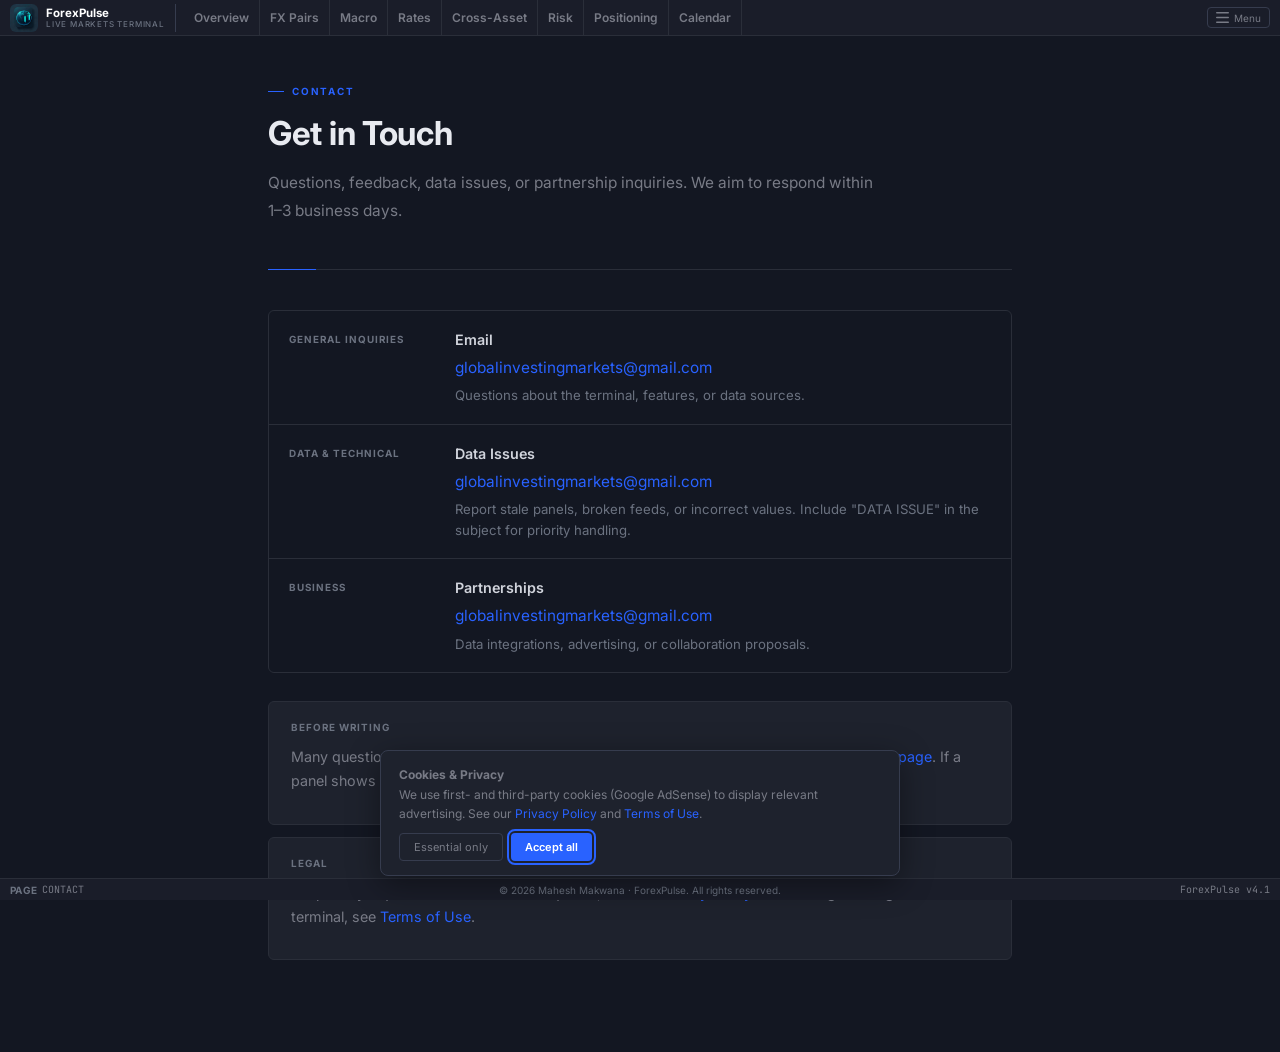
<file: contact.html>
<!DOCTYPE html>
<html lang="en">
<head>
<meta charset="UTF-8">
<meta name="viewport" content="width=device-width, initial-scale=1.0">
<title>Contact — ForexPulse Live Markets Terminal</title>
<meta name="description" content="Contact ForexPulse — questions, feedback, or partnership inquiries about the Live Markets Terminal.">
<meta name="robots" content="index, follow">
<link rel="canonical" href="https://forexpulse.github.io/contact.html">
<meta name="google-adsense-account" content="ca-pub-7977942731354565">
<meta property="og:type" content="website">
<meta property="og:url" content="https://forexpulse.github.io/contact.html">
<meta property="og:site_name" content="ForexPulse Live Markets Terminal">
<meta property="og:title" content="Contact — ForexPulse Live Markets Terminal">
<meta property="og:description" content="Contact ForexPulse — questions, feedback, or partnership inquiries about the Live Markets Terminal.">
<meta property="og:image" content="https://forexpulse.github.io/og-image.png">
<meta property="og:locale" content="en_US">
<meta name="twitter:card" content="summary_large_image">
<meta name="twitter:title" content="Contact — ForexPulse Live Markets Terminal">
<meta name="twitter:image" content="https://forexpulse.github.io/og-image.png">
<meta name="twitter:site" content="@GlobalInvesting">
<link rel="icon" type="image/png" sizes="32x32" href="/favicon-32x32.png">
<link rel="icon" type="image/png" sizes="16x16" href="/favicon-16x16.png">
<link rel="apple-touch-icon" href="/apple-touch-icon.png">
<link rel="preconnect" href="https://fonts.googleapis.com">
<link rel="preconnect" href="https://fonts.gstatic.com" crossorigin>
<link href="https://fonts.googleapis.com/css2?family=Inter:wght@300;400;500;600;700&family=JetBrains+Mono:wght@400;500;700&display=swap" rel="stylesheet">
<style>

*, *::before, *::after { box-sizing: border-box; margin: 0; padding: 0; }
:root {
  --bg: #131722; --bg2: #1e222d; --bg3: #2a2e39;
  --border: #2a2e39; --border2: #363c4e;
  --text: #d1d4dc; --text2: #787b86; --text3: #6b7280;
  --up: #26a69a; --down: #ef5350; --blue: #2962ff; --orange: #f6941c;
  --head-bg: #1a1d29; --accent: #2962ff;
  --font-ui: 'Inter', -apple-system, BlinkMacSystemFont, 'Segoe UI', sans-serif;
  --font-mono: 'JetBrains Mono', 'Courier New', monospace;
}
body { background: var(--bg); color: var(--text); font-family: var(--font-ui); font-size: 15.4px; line-height: 1.6; min-height: 100vh; }
a { color: inherit; text-decoration: none; }
.sr-only { position: absolute; width: 1px; height: 1px; padding: 0; margin: -1px; overflow: hidden; clip: rect(0,0,0,0); white-space: nowrap; border: 0; }
.skip-link { position: absolute; left: -9999px; top: auto; width: 1px; height: 1px; overflow: hidden; }
.skip-link:focus { position: fixed; left: 8px; top: 8px; width: auto; height: auto; padding: 6px 12px; background: var(--blue); color: #fff; font-size: 12px; font-weight: 600; border-radius: 4px; z-index: 9999; outline: 2px solid #fff; }
#gdpr-banner { position: fixed; bottom: 24px; left: 50%; transform: translateX(-50%); background: var(--bg2); border: 1px solid var(--border2); border-radius: 8px; padding: 14px 18px; font-size: 12px; color: var(--text2); z-index: 9000; max-width: 520px; width: calc(100% - 32px); box-shadow: 0 8px 32px rgba(0,0,0,.4); display: flex; flex-direction: column; gap: 10px; }
#gdpr-banner[hidden] { display: none !important; }
.gdpr-btns { display: flex; gap: 8px; }
#gdpr-accept { background: var(--blue); color: #fff; border: none; border-radius: 4px; padding: 6px 14px; font-size: 11px; font-weight: 600; cursor: pointer; font-family: var(--font-ui); }
#gdpr-reject { background: none; color: var(--text2); border: 1px solid var(--border2); border-radius: 4px; padding: 6px 14px; font-size: 11px; cursor: pointer; font-family: var(--font-ui); }
#topbar { background: var(--head-bg); border-bottom: 1px solid var(--border); height: 36px; display: flex; align-items: center; padding: 0 10px; position: sticky; top: 0; z-index: 200; }
#topbar .logo { display: flex; align-items: center; gap: 8px; padding-right: 10px; border-right: 1px solid var(--border2); margin-right: 8px; white-space: nowrap; text-decoration: none; flex-shrink: 0; } #topbar .logo > span { display: flex; flex-direction: column; line-height: 1; }
.logo-text { font-family: var(--font-ui); font-size: 11.5px; font-weight: 700; color: #fff; line-height: 1.1; }
.logo-sub { font-family: var(--font-ui); font-size: 8px; font-weight: 500; color: var(--text3); letter-spacing: .1em; text-transform: uppercase; display: block; margin-top: 1px; }
.top-nav { display: flex; height: 100%; }
.top-nav a { display: flex; align-items: center; padding: 0 10px; font-size: 12px; font-weight: 600; color: var(--text2); border-right: 1px solid var(--border); white-space: nowrap; transition: color .15s, background .15s; text-decoration: none; }
.top-nav a:hover { color: var(--text); background: var(--bg3); }
.topbar-right { margin-left: auto; display: flex; align-items: center; gap: 14px; font-size: 11px; color: var(--text2); }
.site-menu { position: relative; display: flex; align-items: center; }
.site-menu-btn { display: flex; align-items: center; gap: 5px; background: none; border: 1px solid var(--border2); color: var(--text2); font-size: 10px; font-family: var(--font-ui); padding: 3px 8px; border-radius: 4px; cursor: pointer; white-space: nowrap; transition: border-color .15s, color .15s; }
.site-menu-btn:hover { border-color: var(--border); color: var(--text); }
.site-menu-btn:focus-visible, a:focus-visible, button:focus-visible { outline: 2px solid var(--blue); outline-offset: 2px; }
.site-menu-panel { display: none; position: absolute; top: calc(100% + 6px); right: 0; min-width: 210px; background: var(--bg2); border: 1px solid var(--border); border-radius: 6px; padding: 6px 0; z-index: 400; box-shadow: 0 8px 24px rgba(0,0,0,.28); }
.site-menu:hover .site-menu-panel, .site-menu:focus-within .site-menu-panel { display: block; }
.site-menu::after { content: ''; position: absolute; top: 100%; left: -8px; right: -8px; height: 8px; }
.site-menu-panel a { display: block; padding: 5px 14px; color: var(--text2); font-size: 11px; text-decoration: none; white-space: nowrap; transition: background .12s, color .12s; }
.site-menu-panel a:hover { background: var(--bg3); color: var(--text); }
.site-menu-panel a.current { color: #fff; }
.site-menu-divider { height: 1px; background: var(--border); margin: 5px 0; }
.site-menu-section { padding: 3px 14px 2px; font-size: 9px; color: var(--text3); text-transform: uppercase; letter-spacing: .06em; display: block; }
#statusbar { position: fixed; bottom: 0; left: 0; right: 0; height: 22px; background: var(--head-bg); border-top: 1px solid var(--border); display: flex; align-items: center; padding: 0 10px; gap: 16px; font-size: 10px; color: var(--text2); z-index: 200; overflow: hidden; font-family: var(--font-ui); }
.sb-k { color: var(--text3); font-weight: 700; letter-spacing: .04em; }
.sb-v { color: var(--text2); font-family: var(--font-mono); font-size: 10px; }
.footer-copy { font-size: 10px; color: var(--text3); white-space: nowrap; position: absolute; left: 50%; transform: translateX(-50%); pointer-events: none; }
@media (max-width: 900px) {
  #topbar { padding: 0 6px; height: auto; flex-wrap: wrap; align-items: center; }
  #topbar .logo { padding: 6px 8px 6px 0; flex-shrink: 0; order: 1; }
  .topbar-right { margin-left: auto; font-size: 10px; padding: 4px 0; order: 2; flex-shrink: 0; gap: 8px !important; }
  .top-nav { display: flex; overflow-x: auto; overflow-y: hidden; width: 100%; order: 10; border-top: 1px solid var(--border2); height: auto; min-height: 30px; -webkit-overflow-scrolling: touch; scrollbar-width: none; -webkit-mask-image: linear-gradient(to right, black 88%, transparent 100%); mask-image: linear-gradient(to right, black 88%, transparent 100%); }
  .top-nav::-webkit-scrollbar { display: none; }
  .top-nav a { flex-shrink: 0; white-space: nowrap; padding: 6px 12px; font-size: 11px; height: auto; }
}
@media (max-width: 600px) {
  #statusbar { position: relative; height: auto; flex-wrap: wrap; gap: 6px; padding: 6px 8px; }
  .footer-copy { display: none; }
}
@media (max-width: 480px) {
  #topbar { padding: 0 4px; }
  .logo-text { font-size: 10px !important; }
  .logo-sub { display: block; font-size: 7px !important; }
  .topbar-right { font-size: 9px; gap: 6px !important; }
  .top-nav a { padding: 5px 10px; font-size: 10px; }
}

.page-wrap { max-width: 860px; margin: 0 auto; padding: 40px 24px 60px; }
.page-hero { border-bottom: 1px solid var(--border); padding-bottom: 28px; margin-bottom: 36px; }
.page-hero-label { font-size: 11px; font-weight: 700; letter-spacing: .12em; text-transform: uppercase; color: var(--blue); margin-bottom: 10px; }
.page-hero h1 { font-size: 30.8px; font-weight: 700; color: var(--text); line-height: 1.25; margin-bottom: 14px; }
.page-hero p { font-size: 16.5px; color: var(--text2); line-height: 1.75; }
.section { margin-bottom: 40px; }
.section h2 { font-size: 12.1px; font-weight: 700; color: var(--text2); letter-spacing: .08em; text-transform: uppercase; border-bottom: 1px solid var(--border); padding-bottom: 8px; margin-bottom: 18px; }
.section p { color: var(--text2); margin-bottom: 14px; font-size: 15.4px; line-height: 1.75; }
.section p:last-child { margin-bottom: 0; }
.data-table { width: 100%; border-collapse: collapse; }
.data-table th { text-align: left; font-size: 11px; font-weight: 700; color: var(--text3); text-transform: uppercase; letter-spacing: .06em; padding: 7px 10px; border-bottom: 1px solid var(--border2); background: var(--bg2); }
.data-table td { padding: 8px 10px; border-bottom: 1px solid var(--border); color: var(--text2); vertical-align: top; font-size: 14.3px; }
.data-table td:first-child { color: var(--text); font-weight: 600; white-space: nowrap; }
.data-table tr:last-child td { border-bottom: none; }
.badge-rt { font-size: 9.9px; font-weight: 700; padding: 1px 6px; border-radius: 3px; background: rgba(41,98,255,.15); color: var(--blue); border: 1px solid rgba(41,98,255,.2); letter-spacing: .04em; white-space: nowrap; }
.badge-daily { font-size: 9.9px; font-weight: 700; padding: 1px 6px; border-radius: 3px; background: rgba(246,148,28,.10); color: var(--orange); border: 1px solid rgba(246,148,28,.2); letter-spacing: .04em; white-space: nowrap; }
.badge-weekly { font-size: 9.9px; font-weight: 700; padding: 1px 6px; border-radius: 3px; background: var(--bg3); color: var(--text3); border: 1px solid var(--border2); letter-spacing: .04em; white-space: nowrap; }
.grid-2 { display: grid; grid-template-columns: 1fr 1fr; gap: 16px; }
.card { background: var(--bg2); border: 1px solid var(--border); border-radius: 6px; padding: 18px 20px; }
.card-title { font-size: 13.2px; font-weight: 700; color: var(--text); margin-bottom: 8px; text-transform: uppercase; letter-spacing: .05em; }
.card-body { font-size: 15.4px; color: var(--text2); line-height: 1.65; }
.disclaimer { background: var(--bg2); border: 1px solid var(--border2); border-left: 3px solid var(--orange); border-radius: 4px; padding: 14px 18px; font-size: 14.3px; color: var(--text2); line-height: 1.65; margin-top: 36px; }
@media (max-width: 600px) { .grid-2 { grid-template-columns: 1fr; } .page-hero h1 { font-size: 24.2px; } }

/* ═══════════════════════════════════════════
   SHARED PAGE STYLES — improved aesthetic
   Applies to: about, contact, privacy, terms
═══════════════════════════════════════════ */

.page-wrap {
  max-width: 800px;
  margin: 0 auto;
  padding: 48px 28px 80px;
  animation: fadeUp .35s ease both;
}

@keyframes fadeUp {
  from { opacity: 0; transform: translateY(10px); }
  to   { opacity: 1; transform: translateY(0); }
}

/* ── Hero ── */
.page-hero {
  padding-bottom: 32px;
  margin-bottom: 40px;
  border-bottom: 1px solid var(--border);
  position: relative;
}
.page-hero::before {
  content: '';
  position: absolute;
  left: 0; bottom: -1px;
  width: 48px; height: 1px;
  background: var(--blue);
}
.page-hero-label {
  font-size: 9.9px; font-weight: 700;
  letter-spacing: .18em; text-transform: uppercase;
  color: var(--blue); margin-bottom: 14px;
  display: flex; align-items: center; gap: 8px;
}
.page-hero-label::before {
  content: '';
  display: inline-block; width: 16px; height: 1px;
  background: var(--blue);
}
.page-hero h1 {
  font-size: 33px; font-weight: 700;
  color: #e8eaf0; line-height: 1.2;
  margin-bottom: 16px;
  letter-spacing: -.3px;
}
.page-hero p {
  font-size: 15.4px; color: var(--text2);
  line-height: 1.8; max-width: 620px;
}

/* ── Stat row (about page) ── */
.stat-row {
  display: grid;
  grid-template-columns: repeat(4, 1fr);
  gap: 1px;
  background: var(--border);
  border: 1px solid var(--border);
  border-radius: 6px;
  overflow: hidden;
  margin-bottom: 40px;
}
.stat-item {
  background: var(--bg2);
  padding: 16px 18px;
  transition: background .15s;
}
.stat-item:hover { background: var(--bg3); }
.stat-val {
  font-size: 24.2px; font-weight: 700;
  color: #e8eaf0; line-height: 1;
  font-variant-numeric: tabular-nums;
  margin-bottom: 5px;
}
.stat-val span { font-size: 13.2px; color: var(--blue); font-weight: 600; }
.stat-label {
  font-size: 11px; color: var(--text3);
  text-transform: uppercase; letter-spacing: .08em;
}

/* ── Section headings ── */
.section { margin-bottom: 44px; }
.section h2 {
  font-size: 11px; font-weight: 700;
  color: var(--text3); letter-spacing: .14em;
  text-transform: uppercase;
  padding-bottom: 10px;
  margin-bottom: 20px;
  border-bottom: 1px solid var(--border);
  display: flex; align-items: center; gap: 10px;
}
.section h2::after {
  content: '';
  flex: 1; height: 1px;
  background: linear-gradient(to right, var(--border2), transparent);
}
.section p {
  color: var(--text2); margin-bottom: 14px;
  font-size: 15.4px; line-height: 1.8;
}
.section p:last-child { margin-bottom: 0; }

/* ── Data table ── */
.data-table {
  width: 100%; border-collapse: collapse;
  border: 1px solid var(--border);
  border-radius: 6px; overflow: hidden;
}
.data-table thead { background: var(--head-bg); }
.data-table th {
  text-align: left; font-size: 9.9px; font-weight: 700;
  color: var(--text3); text-transform: uppercase;
  letter-spacing: .1em; padding: 9px 14px;
  border-bottom: 1px solid var(--border2);
}
.data-table td {
  padding: 10px 14px;
  border-bottom: 1px solid var(--border);
  color: var(--text2); font-size: 14.3px;
  transition: background .12s;
}
.data-table tbody tr:hover td { background: var(--bg2); }
.data-table tbody tr:last-child td { border-bottom: none; }
.data-table td:first-child {
  color: var(--text); font-weight: 500;
}
.badge-rt {
  font-size: 9.9px; font-weight: 700;
  padding: 2px 7px; border-radius: 3px;
  background: rgba(38,166,154,.12);
  color: var(--up);
  border: 1px solid rgba(38,166,154,.2);
  letter-spacing: .06em; white-space: nowrap;
}
.badge-daily {
  font-size: 9.9px; font-weight: 700;
  padding: 2px 7px; border-radius: 3px;
  background: rgba(246,148,28,.10);
  color: var(--orange);
  border: 1px solid rgba(246,148,28,.2);
  letter-spacing: .06em; white-space: nowrap;
}
.badge-weekly {
  font-size: 9.9px; font-weight: 700;
  padding: 2px 7px; border-radius: 3px;
  background: var(--bg3); color: var(--text3);
  border: 1px solid var(--border2);
  letter-spacing: .06em; white-space: nowrap;
}

/* ── Cards (AI section) ── */
.grid-2 {
  display: grid;
  grid-template-columns: 1fr 1fr;
  gap: 12px;
}
.card {
  background: var(--bg2);
  border: 1px solid var(--border);
  border-radius: 6px;
  padding: 20px 22px;
  position: relative;
  overflow: hidden;
  transition: border-color .2s;
}
.card::before {
  content: '';
  position: absolute;
  top: 0; left: 0; right: 0;
  height: 2px;
  background: linear-gradient(90deg, var(--blue), transparent);
}
.card:hover { border-color: var(--border2); }
.card-title {
  font-size: 12.1px; font-weight: 700;
  color: var(--text); margin-bottom: 10px;
  text-transform: uppercase; letter-spacing: .08em;
}
.card-body {
  font-size: 14.3px; color: var(--text2);
  line-height: 1.7;
}

/* ── Disclaimer ── */
.disclaimer {
  background: rgba(246,148,28,.05);
  border: 1px solid rgba(246,148,28,.18);
  border-left: 3px solid var(--orange);
  border-radius: 4px;
  padding: 16px 20px;
  font-size: 14.3px; color: var(--text2);
  line-height: 1.7; margin-top: 40px;
}

/* ── Contact list ── */
.contact-list {
  border: 1px solid var(--border);
  border-radius: 6px; overflow: hidden;
  margin-bottom: 28px;
}
.contact-row {
  display: grid;
  grid-template-columns: 150px 1fr;
  align-items: start;
  padding: 18px 20px;
  border-bottom: 1px solid var(--border);
  gap: 16px;
  transition: background .12s;
}
.contact-row:last-child { border-bottom: none; }
.contact-row:hover { background: var(--bg2); }
.cr-label {
  font-size: 9.9px; font-weight: 700;
  color: var(--text3); text-transform: uppercase;
  letter-spacing: .1em; padding-top: 3px;
}
.cr-title {
  font-size: 14.3px; font-weight: 600;
  color: var(--text); margin-bottom: 4px;
}
.cr-val {
  font-size: 13.2px; color: var(--blue);
  font-family: var(--font-mono);
  transition: opacity .12s;
  display: inline-block;
}
.cr-val:hover { opacity: .75; text-decoration: underline; }
.cr-desc {
  font-size: 13.2px; color: var(--text3);
  margin-top: 5px; line-height: 1.55;
}

/* ── Info blocks (contact page) ── */
.info-block {
  border: 1px solid var(--border);
  border-radius: 6px;
  padding: 18px 22px;
  margin-bottom: 12px;
  background: var(--bg2);
  transition: border-color .15s;
}
.info-block:hover { border-color: var(--border2); }
.info-block h3 {
  font-size: 9.9px; font-weight: 700;
  color: var(--text3); margin-bottom: 9px;
  text-transform: uppercase; letter-spacing: .1em;
}
.info-block p {
  font-size: 14.3px; color: var(--text2);
  line-height: 1.7;
}
.info-block a { color: var(--blue); }
.info-block a:hover { text-decoration: underline; }

/* ── Legal pages (privacy / terms) ── */
.page-label {
  font-size: 9.9px; font-weight: 700;
  color: var(--blue); text-transform: uppercase;
  letter-spacing: .18em; margin-bottom: 12px;
  display: flex; align-items: center; gap: 8px;
}
.page-label::before {
  content: '';
  display: inline-block; width: 16px; height: 1px;
  background: var(--blue);
}
.page-title {
  font-size: 33px; font-weight: 700;
  color: #e8eaf0; line-height: 1.2;
  margin-bottom: 10px; letter-spacing: -.3px;
}
.page-meta {
  font-size: 12.1px; color: var(--text3);
  margin-bottom: 36px;
  padding-bottom: 24px;
  border-bottom: 1px solid var(--border);
  position: relative;
}
.page-meta::before {
  content: '';
  position: absolute;
  left: 0; bottom: -1px;
  width: 48px; height: 1px;
  background: var(--blue);
}
.back-link {
  display: inline-flex; align-items: center;
  gap: 6px; color: var(--text3);
  text-decoration: none; font-size: 12.1px;
  font-weight: 500; margin-bottom: 28px;
  letter-spacing: .02em;
  transition: color .15s;
}
.back-link:hover { color: var(--text); }
h2 {
  font-size: 11px; font-weight: 700;
  color: var(--text2); margin-top: 36px;
  margin-bottom: 12px;
  text-transform: uppercase; letter-spacing: .12em;
  padding-bottom: 8px;
  border-bottom: 1px solid var(--border);
  display: flex; align-items: center; gap: 10px;
}
h2::after {
  content: '';
  flex: 1; height: 1px;
  background: linear-gradient(to right, var(--border2), transparent);
}
p { font-size: 14.3px; color: var(--text2); line-height: 1.8; margin-bottom: 12px; }
a { color: var(--blue); text-decoration: none; }
a:hover { text-decoration: underline; }
ul { padding-left: 18px; margin-bottom: 12px; }
li { font-size: 14.3px; color: var(--text2); line-height: 1.75; margin-bottom: 5px; }

/* ── Cookie table ── */
.cookie-table {
  width: 100%; border-collapse: collapse;
  margin-bottom: 16px;
  border: 1px solid var(--border);
  border-radius: 6px; overflow: hidden;
}
.cookie-table th {
  font-size: 9.9px; font-weight: 700;
  color: var(--text3); text-transform: uppercase;
  letter-spacing: .1em; padding: 8px 12px;
  border-bottom: 1px solid var(--border2);
  text-align: left; background: var(--head-bg);
}
.cookie-table td {
  font-size: 13.2px; color: var(--text2);
  padding: 9px 12px;
  border-bottom: 1px solid var(--border);
  vertical-align: top;
  transition: background .12s;
}
.cookie-table tbody tr:hover td { background: var(--bg2); }
.cookie-table tr:last-child td { border-bottom: none; }
.cookie-table td:first-child {
  color: var(--text); font-family: var(--font-mono);
  font-size: 12.1px;
}

/* ── Disclaimer box (terms) ── */
.disclaimer-box {
  background: rgba(41,98,255,.07);
  border: 1px solid rgba(41,98,255,.25);
  border-left: 3px solid var(--blue);
  border-radius: 4px;
  padding: 16px 20px; margin-bottom: 36px;
}
.disclaimer-box p {
  font-size: 14.3px; color: var(--text);
  line-height: 1.65; margin: 0;
}
.disclaimer-box strong { color: #e8eaf0; }

/* ── Responsive ── */
@media (max-width: 680px) {
  .stat-row { grid-template-columns: 1fr 1fr; }
  .grid-2 { grid-template-columns: 1fr; }
  .page-hero h1, .page-title { font-size: 26.4px; }
  .contact-row { grid-template-columns: 1fr; gap: 4px; }
  .cr-label { padding-bottom: 2px; }
  .page-wrap { padding: 32px 18px 60px; }
}

</style>
</head>
<body>


<a href="#main" class="skip-link">Skip to main content</a>
<div id="gdpr-banner" role="dialog" aria-modal="true" aria-labelledby="gdpr-title" aria-describedby="gdpr-desc" hidden>
  <span id="gdpr-desc"><strong id="gdpr-title">Cookies &amp; Privacy</strong><br>
    We use first- and third-party cookies (Google AdSense) to display relevant advertising.
    See our <a href="/privacy.html">Privacy Policy</a> and <a href="/terms.html">Terms of Use</a>.</span>
  <div class="gdpr-btns">
    <button id="gdpr-reject" aria-label="Reject non-essential cookies">Essential only</button>
    <button id="gdpr-accept" aria-label="Accept all cookies">Accept all</button>
  </div>
</div>
<script src="assets/gdpr.js"></script>

<header id="topbar" role="banner" aria-label="ForexPulse Live Markets Terminal">
  <a class="logo" href="/" title="ForexPulse Live Markets Terminal">
    <img src="apple-touch-icon.png" alt="ForexPulse" width="28" height="28" style="width:28px;height:28px;border-radius:6px;flex-shrink:0;display:block;" fetchpriority="high">
    <span>
      <span class="logo-text">ForexPulse</span>
      <span class="logo-sub">Live Markets Terminal</span>
    </span>
  </a>
  <nav class="top-nav" aria-label="Dashboard sections">
    <a href="/">Overview</a>
    <a href="/#section-fxpairs">FX Pairs</a>
    <a href="/#section-econmap">Macro</a>
    <a href="/#section-cbrates">Rates</a>
    <a href="/#section-crossasset">Cross-Asset</a>
    <a href="/#section-risk">Risk</a>
    <a href="/#section-positioning">Positioning</a>
    <a href="/#section-tvcalendar">Calendar</a>
  </nav>
  <div class="topbar-right">
    <div class="site-menu">
      <button class="site-menu-btn" aria-label="Site menu" aria-expanded="false" aria-controls="site-menu-dropdown">
        <svg width="13" height="13" viewBox="0 0 13 13" fill="none" xmlns="http://www.w3.org/2000/svg">
          <rect y="1" width="13" height="1.5" rx=".75" fill="currentColor"/>
          <rect y="5.75" width="13" height="1.5" rx=".75" fill="currentColor"/>
          <rect y="10.5" width="13" height="1.5" rx=".75" fill="currentColor"/>
        </svg>
        Menu
      </button>
      <div class="site-menu-panel" id="site-menu-dropdown">
        <span class="site-menu-section">Company</span>
        <a href="about.html">About</a>
        <a href="contact.html" class="current">Contact</a>
        <a href="terms.html">Terms of Use</a>
        <a href="privacy.html">Privacy Policy</a>
        <div class="site-menu-divider"></div>
        <span class="site-menu-section">Guides</span>
        <a href="guide-dashboard.html">How to Use the Terminal</a>
        <a href="guide-cross-asset-risk.html">Cross-Asset Risk Monitor</a>
        <a href="guide-rates-yield-curve.html">Rates &amp; Yield Curve</a>
        <a href="guide-market-sentiment.html">Retail FX Positioning</a>
        <a href="guide-fx-liquidity.html">FX Liquidity &amp; Sessions</a>
        <a href="guide-cot.html">COT / CFTC Positioning</a>
      </div>
    </div>
  </div>
</header>

<main id="main">
<div class="page-wrap">

  <div class="page-hero">
    <div class="page-hero-label">Contact</div>
    <h1>Get in Touch</h1>
    <p>Questions, feedback, data issues, or partnership inquiries. We aim to respond within 1–3 business days.</p>
  </div>

  <div class="contact-list">
    <div class="contact-row">
      <div class="cr-label">General inquiries</div>
      <div class="cr-content">
        <div class="cr-title">Email</div>
        <a href="mailto:globalinvestingmarkets@gmail.com">globalinvestingmarkets@gmail.com</a>
        <div class="cr-desc">Questions about the terminal, features, or data sources.</div>
      </div>
    </div>
    <div class="contact-row">
      <div class="cr-label">Data &amp; technical</div>
      <div class="cr-content">
        <div class="cr-title">Data Issues</div>
        <a href="mailto:globalinvestingmarkets@gmail.com">globalinvestingmarkets@gmail.com</a>
        <div class="cr-desc">Report stale panels, broken feeds, or incorrect values. Include "DATA ISSUE" in the subject for priority handling.</div>
      </div>
    </div>
    <div class="contact-row">
      <div class="cr-label">Business</div>
      <div class="cr-content">
        <div class="cr-title">Partnerships</div>
        <a href="mailto:globalinvestingmarkets@gmail.com">globalinvestingmarkets@gmail.com</a>
        <div class="cr-desc">Data integrations, advertising, or collaboration proposals.</div>
      </div>
    </div>
  </div>

  <div class="info-block">
    <h3>Before writing</h3>
    <p>Many questions are answered in the <a href="guide-dashboard.html">terminal guide</a>. For data source details, see the <a href="about.html">About page</a>. If a panel shows stale data, it may be a temporary API issue that resolves automatically.</p>
  </div>

  <div class="info-block">
    <h3>Legal</h3>
    <p>For privacy inquiries or data removal requests, see our <a href="privacy.html">Privacy Policy</a>. For terms governing use of the terminal, see <a href="terms.html">Terms of Use</a>.</p>
  </div>

</div>
</main>

<footer id="statusbar" role="contentinfo" aria-label="Status bar">
  <div style="display:flex;gap:4px;"><span class="sb-k">PAGE</span><span class="sb-v">CONTACT</span></div>
  <div class="footer-copy">© 2026 Mahesh Makwana · ForexPulse. All rights reserved.</div>
  <div style="margin-left:auto;"><span class="sb-v">ForexPulse v4.1</span>
</file>
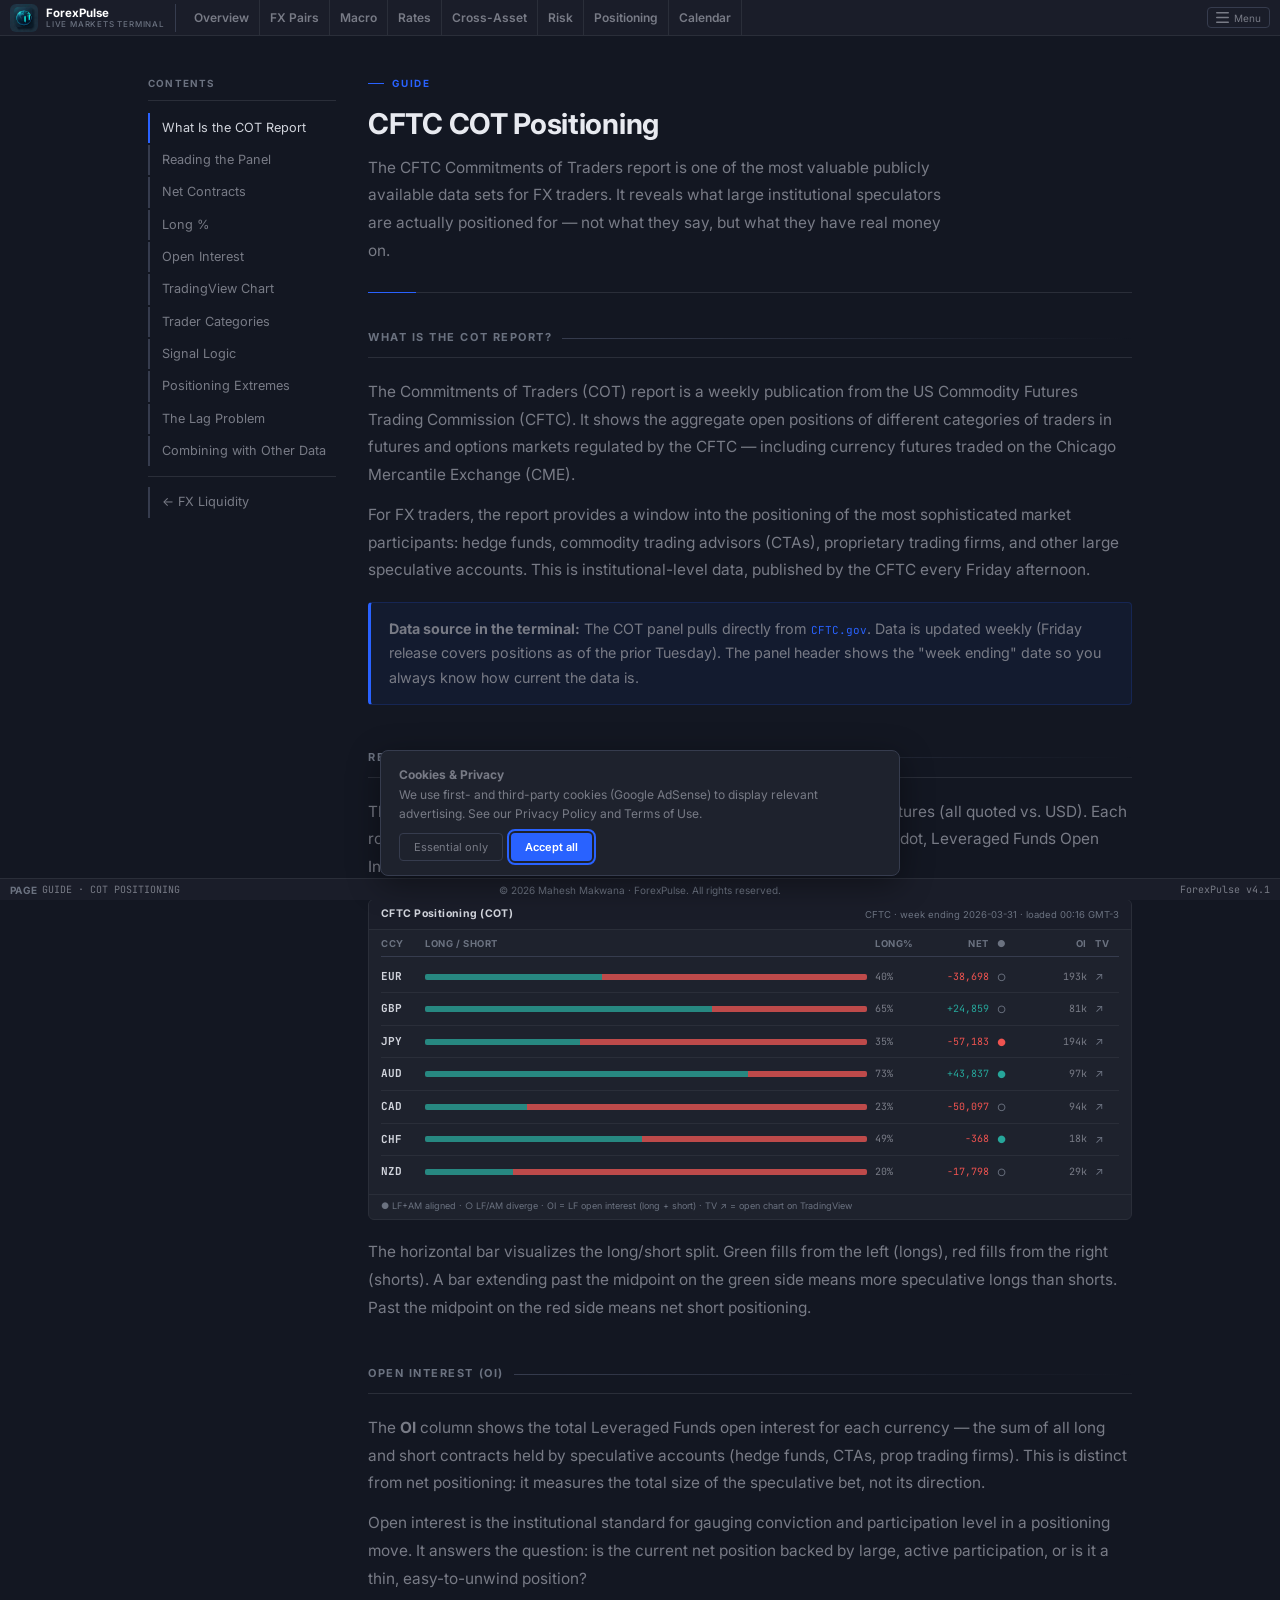
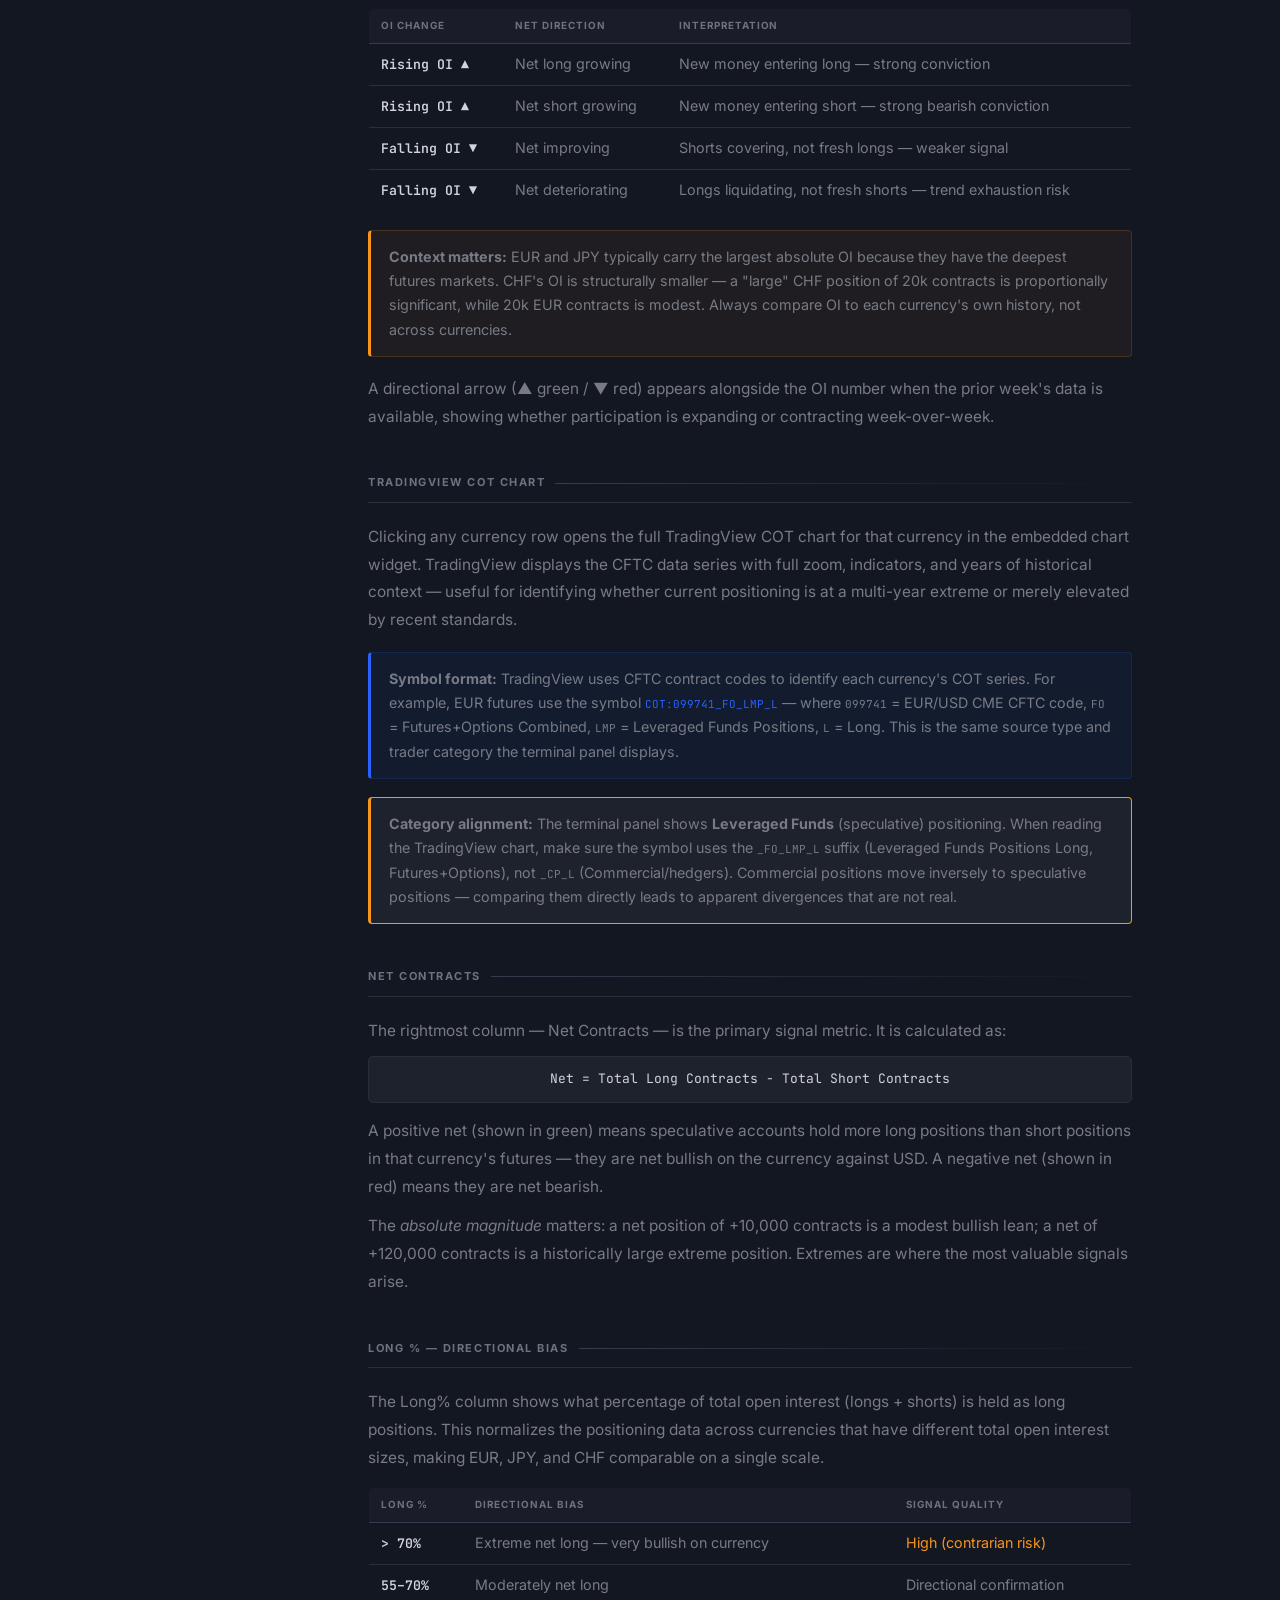
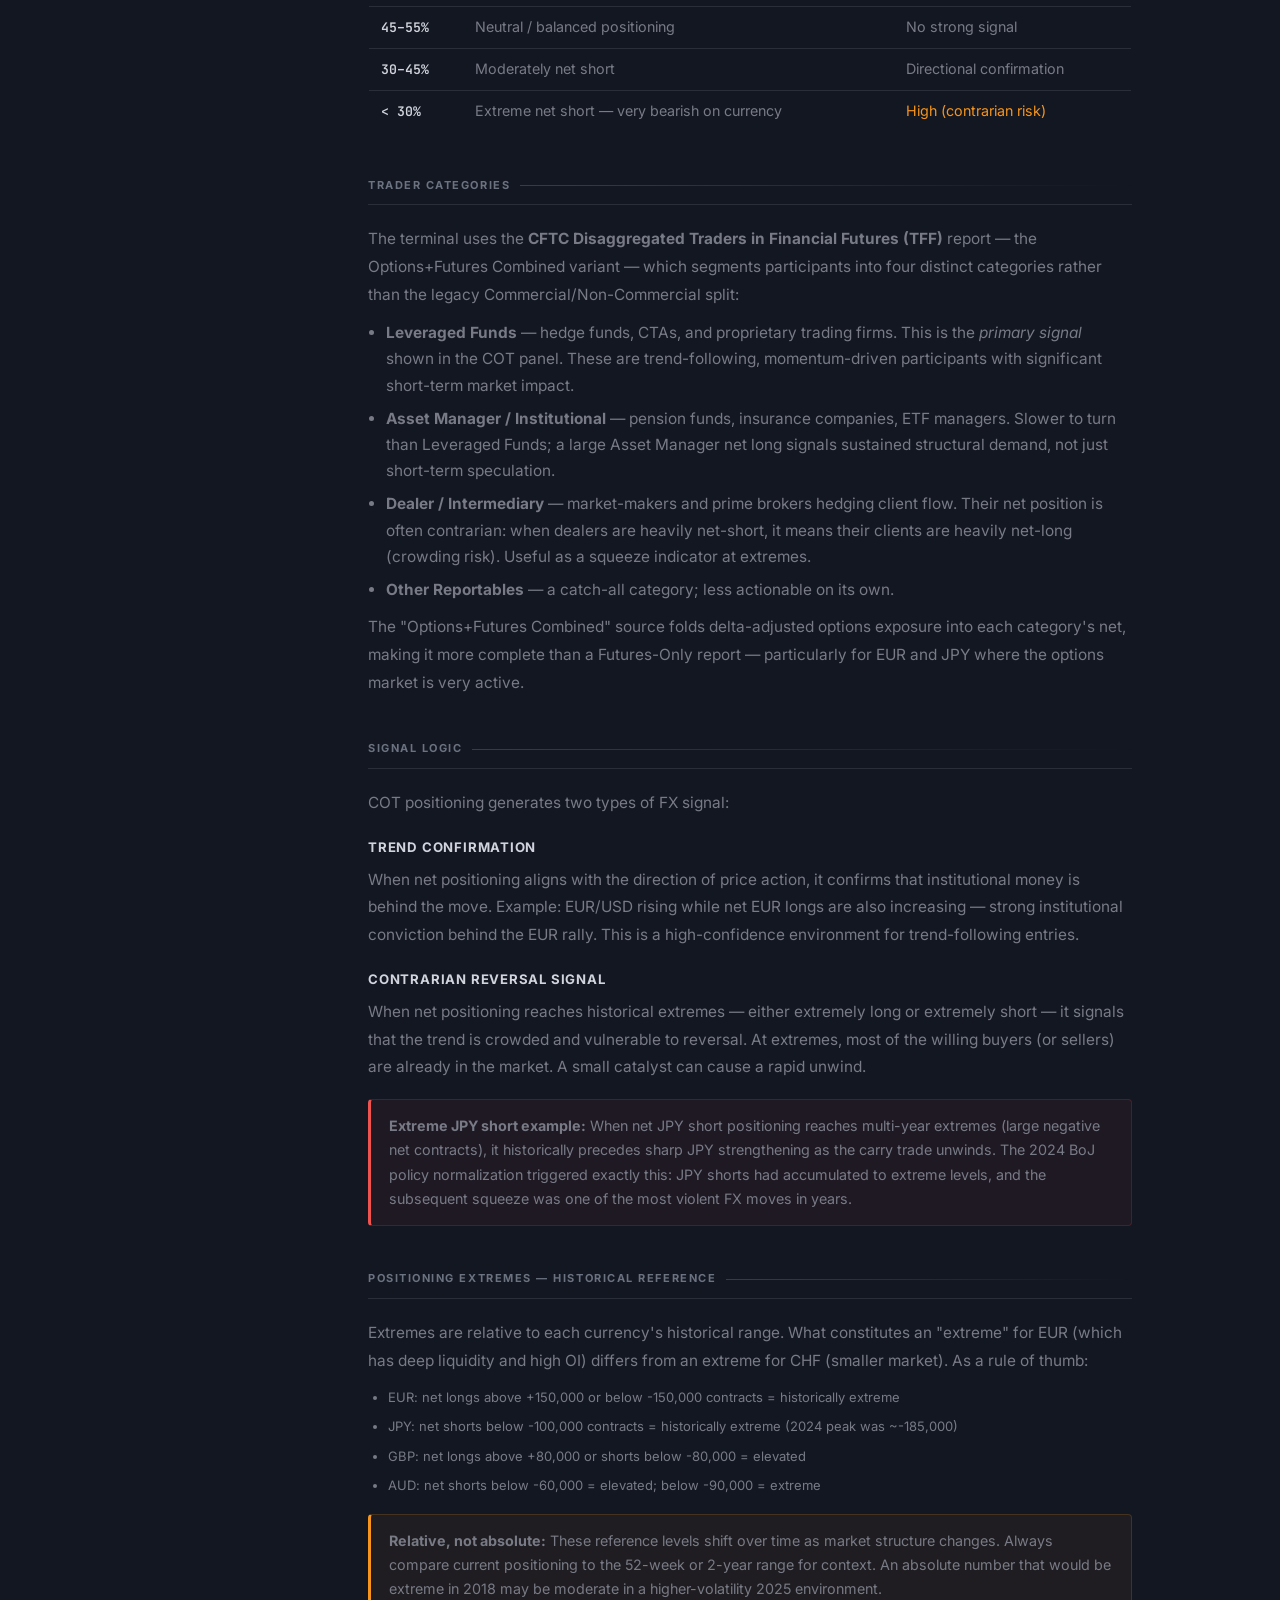
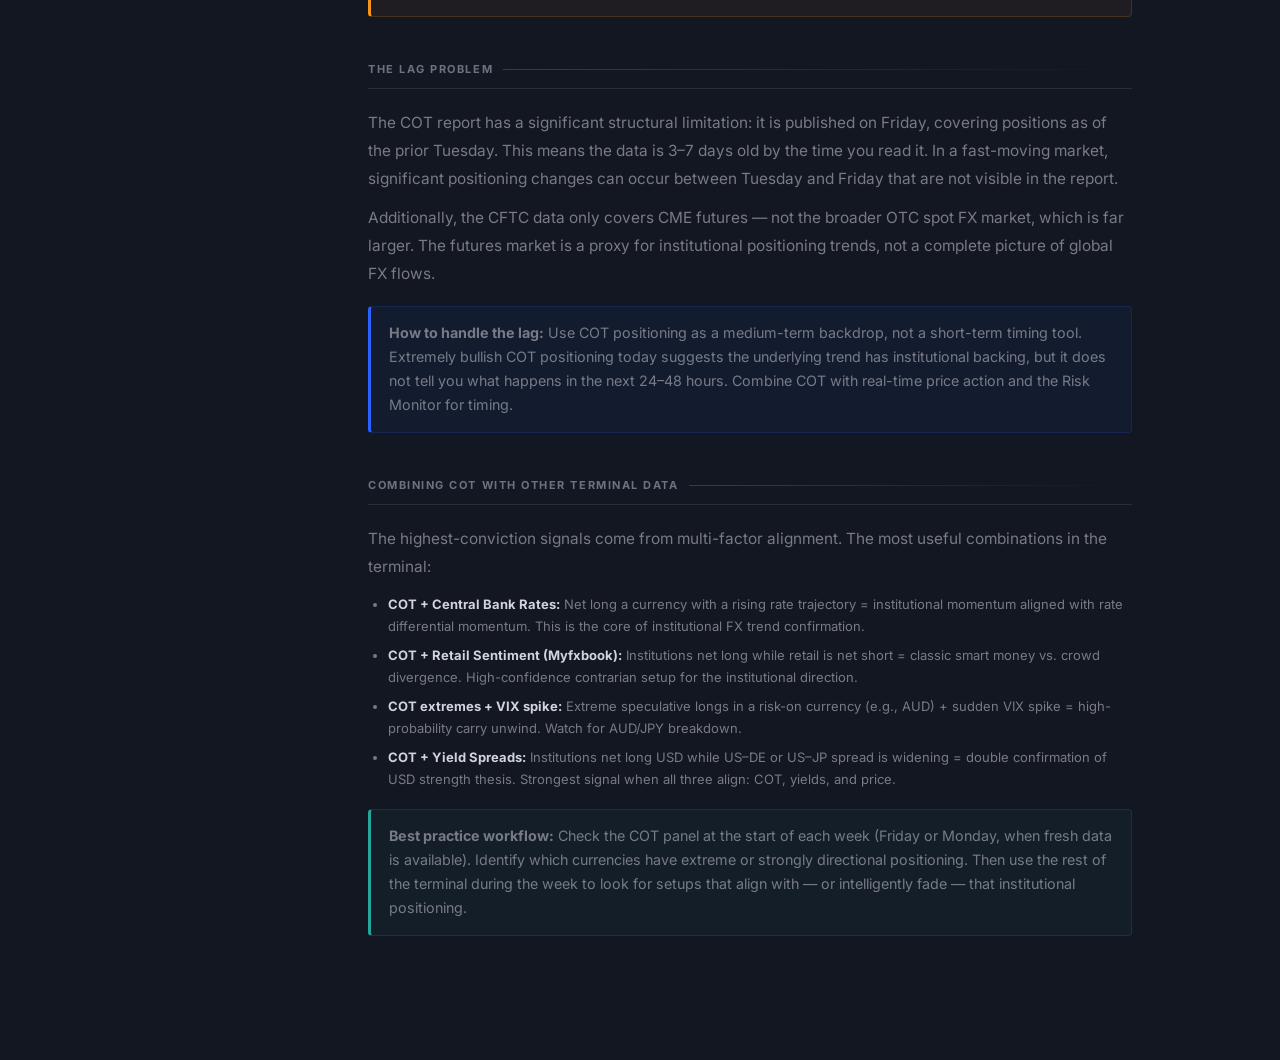
<file: guide-cot.html>
<!DOCTYPE html>
<html lang="en">
<head>
<meta charset="UTF-8">
<meta name="viewport" content="width=device-width, initial-scale=1.0">
<title>COT Positioning Guide — ForexPulse Live Markets Terminal</title>
<meta name="description" content="How to read the CFTC Commitments of Traders positioning section of the Live Markets Terminal. Understanding net contracts, long%, speculative positioning, and how to use COT data for FX analysis.">
<meta name="robots" content="index, follow">
<link rel="canonical" href="https://forexpulse.github.io/guide-cot.html">
<meta name="google-adsense-account" content="ca-pub-7977942731354565">
<meta property="og:type" content="website">
<meta property="og:url" content="https://forexpulse.github.io/guide-cot.html">
<meta property="og:site_name" content="ForexPulse Live Markets Terminal">
<meta property="og:title" content="COT Positioning Guide — ForexPulse Live Markets Terminal">
<meta property="og:description" content="How to read the CFTC Commitments of Traders positioning section of the Live Markets Terminal. Understanding net contracts, long%, speculative positioning, and how to use COT data for FX analysis.">
<meta property="og:image" content="https://forexpulse.github.io/og-image.png">
<meta property="og:locale" content="en_US">
<meta name="twitter:card" content="summary_large_image">
<meta name="twitter:title" content="COT Positioning Guide — ForexPulse Live Markets Terminal">
<meta name="twitter:image" content="https://forexpulse.github.io/og-image.png">
<meta name="twitter:site" content="@GlobalInvesting">
<link rel="icon" type="image/png" sizes="32x32" href="/favicon-32x32.png">
<link rel="icon" type="image/png" sizes="16x16" href="/favicon-16x16.png">
<link rel="apple-touch-icon" href="/apple-touch-icon.png">
<link rel="preconnect" href="https://fonts.googleapis.com">
<link rel="preconnect" href="https://fonts.gstatic.com" crossorigin>
<link href="https://fonts.googleapis.com/css2?family=Inter:wght@300;400;500;600;700&family=JetBrains+Mono:wght@400;500;700&display=swap" rel="stylesheet">
<style>

*, *::before, *::after { box-sizing: border-box; margin: 0; padding: 0; }
:root {
  --bg: #131722; --bg2: #1e222d; --bg3: #2a2e39;
  --border: #2a2e39; --border2: #363c4e;
  --text: #d1d4dc; --text2: #787b86; --text3: #6b7280;
  --up: #26a69a; --down: #ef5350; --blue: #2962ff; --orange: #f6941c;
  --head-bg: #1a1d29; --accent: #2962ff;
  --font-ui: 'Inter', -apple-system, BlinkMacSystemFont, 'Segoe UI', sans-serif;
  --font-mono: 'JetBrains Mono', 'Courier New', monospace;
}
body { background: var(--bg); color: var(--text); font-family: var(--font-ui); font-size: 15.4px; line-height: 1.6; min-height: 100vh; }
a { color: inherit; text-decoration: none; }
.sr-only { position: absolute; width: 1px; height: 1px; padding: 0; margin: -1px; overflow: hidden; clip: rect(0,0,0,0); white-space: nowrap; border: 0; }
.skip-link { position: absolute; left: -9999px; top: auto; width: 1px; height: 1px; overflow: hidden; }
.skip-link:focus { position: fixed; left: 8px; top: 8px; width: auto; height: auto; padding: 6px 12px; background: var(--blue); color: #fff; font-size: 12px; font-weight: 600; border-radius: 4px; z-index: 9999; outline: 2px solid #fff; }
#gdpr-banner { position: fixed; bottom: 24px; left: 50%; transform: translateX(-50%); background: var(--bg2); border: 1px solid var(--border2); border-radius: 8px; padding: 14px 18px; font-size: 12px; color: var(--text2); z-index: 9000; max-width: 520px; width: calc(100% - 32px); box-shadow: 0 8px 32px rgba(0,0,0,.4); display: flex; flex-direction: column; gap: 10px; }
#gdpr-banner[hidden] { display: none !important; }
.gdpr-btns { display: flex; gap: 8px; }
#gdpr-accept { background: var(--blue); color: #fff; border: none; border-radius: 4px; padding: 6px 14px; font-size: 11px; font-weight: 600; cursor: pointer; font-family: var(--font-ui); }
#gdpr-reject { background: none; color: var(--text2); border: 1px solid var(--border2); border-radius: 4px; padding: 6px 14px; font-size: 11px; cursor: pointer; font-family: var(--font-ui); }
#topbar { background: var(--head-bg); border-bottom: 1px solid var(--border); height: 36px; display: flex; align-items: center; padding: 0 10px; position: sticky; top: 0; z-index: 200; }
#topbar .logo { display: flex; align-items: center; gap: 8px; padding-right: 10px; border-right: 1px solid var(--border2); margin-right: 8px; white-space: nowrap; text-decoration: none; flex-shrink: 0; } #topbar .logo > span { display: flex; flex-direction: column; line-height: 1; }
.logo-text { font-family: var(--font-ui); font-size: 11.5px; font-weight: 700; color: #fff; line-height: 1.1; }
.logo-sub { font-family: var(--font-ui); font-size: 8px; font-weight: 500; color: var(--text3); letter-spacing: .1em; text-transform: uppercase; display: block; margin-top: 1px; }
.top-nav { display: flex; height: 100%; }
.top-nav a { display: flex; align-items: center; padding: 0 10px; font-size: 12px; font-weight: 600; color: var(--text2); border-right: 1px solid var(--border); white-space: nowrap; transition: color .15s, background .15s; text-decoration: none; }
.top-nav a:hover { color: var(--text); background: var(--bg3); }
.topbar-right { margin-left: auto; display: flex; align-items: center; gap: 14px; font-size: 11px; color: var(--text2); }
.site-menu { position: relative; display: flex; align-items: center; }
.site-menu-btn { display: flex; align-items: center; gap: 5px; background: none; border: 1px solid var(--border2); color: var(--text2); font-size: 10px; font-family: var(--font-ui); padding: 3px 8px; border-radius: 4px; cursor: pointer; white-space: nowrap; transition: border-color .15s, color .15s; }
.site-menu-btn:hover { border-color: var(--border); color: var(--text); }
.site-menu-btn:focus-visible, a:focus-visible, button:focus-visible { outline: 2px solid var(--blue); outline-offset: 2px; }
.site-menu-panel { display: none; position: absolute; top: calc(100% + 6px); right: 0; min-width: 210px; background: var(--bg2); border: 1px solid var(--border); border-radius: 6px; padding: 6px 0; z-index: 400; box-shadow: 0 8px 24px rgba(0,0,0,.28); }
.site-menu:hover .site-menu-panel, .site-menu:focus-within .site-menu-panel { display: block; }
.site-menu::after { content: ''; position: absolute; top: 100%; left: -8px; right: -8px; height: 8px; }
.site-menu-panel a { display: block; padding: 5px 14px; color: var(--text2); font-size: 11px; text-decoration: none; white-space: nowrap; transition: background .12s, color .12s; }
.site-menu-panel a:hover { background: var(--bg3); color: var(--text); }
.site-menu-panel a.current { color: #fff; }
.site-menu-divider { height: 1px; background: var(--border); margin: 5px 0; }
.site-menu-section { padding: 3px 14px 2px; font-size: 9px; color: var(--text3); text-transform: uppercase; letter-spacing: .06em; display: block; }
#statusbar { position: fixed; bottom: 0; left: 0; right: 0; height: 22px; background: var(--head-bg); border-top: 1px solid var(--border); display: flex; align-items: center; padding: 0 10px; gap: 16px; font-size: 10px; color: var(--text2); z-index: 200; overflow: hidden; font-family: var(--font-ui); }
.sb-k { color: var(--text3); font-weight: 700; letter-spacing: .04em; }
.sb-v { color: var(--text2); font-family: var(--font-mono); font-size: 10px; }
.footer-copy { font-size: 10px; color: var(--text3); white-space: nowrap; position: absolute; left: 50%; transform: translateX(-50%); pointer-events: none; }
@media (max-width: 900px) {
  #topbar { padding: 0 6px; height: auto; flex-wrap: wrap; align-items: center; }
  #topbar .logo { padding: 6px 8px 6px 0; flex-shrink: 0; order: 1; }
  .topbar-right { margin-left: auto; font-size: 10px; padding: 4px 0; order: 2; flex-shrink: 0; gap: 8px !important; }
  .top-nav { display: flex; overflow-x: auto; overflow-y: hidden; width: 100%; order: 10; border-top: 1px solid var(--border2); height: auto; min-height: 30px; -webkit-overflow-scrolling: touch; scrollbar-width: none; -webkit-mask-image: linear-gradient(to right, black 88%, transparent 100%); mask-image: linear-gradient(to right, black 88%, transparent 100%); }
  .top-nav::-webkit-scrollbar { display: none; }
  .top-nav a { flex-shrink: 0; white-space: nowrap; padding: 6px 12px; font-size: 11px; height: auto; }
}
@media (max-width: 600px) {
  #statusbar { position: relative; height: auto; flex-wrap: wrap; gap: 6px; padding: 6px 8px; }
  .footer-copy { display: none; }
}
@media (max-width: 480px) {
  #topbar { padding: 0 4px; }
  .logo-text { font-size: 10px !important; }
  .logo-sub { display: block; font-size: 7px !important; }
  .topbar-right { font-size: 9px; gap: 6px !important; }
  .top-nav a { padding: 5px 10px; font-size: 10px; }
}

.guide-wrap { display: flex; gap: 32px; max-width: 1040px; margin: 0 auto; padding: 40px 28px 80px; animation: fadeUp .35s ease both; }
@keyframes fadeUp { from { opacity: 0; transform: translateY(10px); } to { opacity: 1; transform: translateY(0); } }

/* ── TOC sidebar ── */
.toc { width: 196px; flex-shrink: 0; }
.toc-inner { position: sticky; top: 52px; }
.toc-head { font-size: 9.9px; font-weight: 700; color: var(--text3); text-transform: uppercase; letter-spacing: .12em; margin-bottom: 12px; padding-bottom: 8px; border-bottom: 1px solid var(--border); }
.toc-item { display: block; padding: 5px 10px 5px 12px; font-size: 12.7px; color: var(--text2); border-left: 2px solid var(--border2); margin-bottom: 2px; transition: color .15s, border-color .15s, background .15s; border-radius: 0 3px 3px 0; }
.toc-item:hover { color: var(--text); border-left-color: var(--border); background: rgba(255,255,255,.03); }
.toc-item.active { color: var(--text); border-left-color: var(--blue); }
.toc-divider { height: 1px; background: var(--border); margin: 10px 0; }
.toc-item.toc-related { font-size: 12.1px; color: var(--text3); }
.toc-item.toc-related:hover { color: var(--text2); }

/* ── Guide content ── */
.guide-content { flex: 1; min-width: 0; }

/* ── Hero ── */
.page-hero { padding-bottom: 28px; margin-bottom: 36px; border-bottom: 1px solid var(--border); position: relative; }
.page-hero::after { content: ""; position: absolute; left: 0; bottom: -1px; width: 48px; height: 1px; background: var(--blue); }
.page-hero-label { font-size: 9.9px; font-weight: 700; letter-spacing: .18em; text-transform: uppercase; color: var(--blue); margin-bottom: 14px; display: flex; align-items: center; gap: 8px; }
.page-hero-label::before { content: ""; display: inline-block; width: 16px; height: 1px; background: var(--blue); }
.page-hero h1 { font-size: 28.6px; font-weight: 700; color: #e8eaf0; line-height: 1.25; margin-bottom: 12px; letter-spacing: -.3px; }
.page-hero p { font-size: 15.4px; color: var(--text2); line-height: 1.8; max-width: 580px; }

/* ── Sections ── */
.guide-section { margin-bottom: 44px; scroll-margin-top: 52px; }
.guide-section h2 { font-size: 11px; font-weight: 700; color: var(--text3); letter-spacing: .14em; text-transform: uppercase; padding-bottom: 10px; margin-bottom: 20px; border-bottom: 1px solid var(--border); display: flex; align-items: center; gap: 10px; }
.guide-section h2::after { content: ""; flex: 1; height: 1px; background: linear-gradient(to right, var(--border2), transparent); }
.guide-section h3 { font-size: 13.2px; font-weight: 700; color: var(--text); margin: 20px 0 8px; text-transform: uppercase; letter-spacing: .06em; }
.guide-section p { color: var(--text2); margin-bottom: 12px; font-size: 15.4px; line-height: 1.8; }
.guide-section p:last-child { margin-bottom: 0; }
.guide-section ul { color: var(--text2); font-size: 15.4px; padding-left: 18px; margin-bottom: 14px; }
.guide-section li { margin-bottom: 7px; line-height: 1.7; }

/* ── Info / warn boxes ── */
.info-box { background: rgba(41,98,255,.06); border: 1px solid rgba(41,98,255,.18); border-left: 3px solid var(--blue); border-radius: 4px; padding: 14px 18px; margin: 18px 0; font-size: 14.3px; color: var(--text2); line-height: 1.7; }
.warn-box { background: rgba(246,148,28,.05); border: 1px solid rgba(246,148,28,.18); border-left: 3px solid var(--orange); border-radius: 4px; padding: 14px 18px; margin: 18px 0; font-size: 14.3px; color: var(--text2); line-height: 1.7; }

/* ── Data tables ── */
.data-table { width: 100%; border-collapse: collapse; border: 1px solid var(--border); border-radius: 6px; overflow: hidden; margin: 16px 0; }
.data-table thead { background: var(--head-bg); }
.data-table th { text-align: left; font-size: 9.9px; font-weight: 700; color: var(--text3); text-transform: uppercase; letter-spacing: .1em; padding: 9px 12px; border-bottom: 1px solid var(--border2); }
.data-table td { padding: 9px 12px; border-bottom: 1px solid var(--border); color: var(--text2); font-size: 14.3px; vertical-align: top; transition: background .12s; }
.data-table tbody tr:hover td { background: var(--bg2); }
.data-table td:first-child { color: var(--text); font-weight: 500; }
.data-table tr:last-child td { border-bottom: none; }

/* ── Tags ── */
.tag { display: inline-block; font-size: 9.9px; font-weight: 700; padding: 2px 7px; border-radius: 3px; letter-spacing: .04em; vertical-align: middle; }
.tag-bull { background: rgba(38,166,154,.12); color: var(--up); border: 1px solid rgba(38,166,154,.2); }
.tag-bear { background: rgba(239,83,80,.10); color: var(--down); border: 1px solid rgba(239,83,80,.2); }
.tag-neut { background: var(--bg3); color: var(--text3); border: 1px solid var(--border2); }

@media (max-width: 768px) { .guide-wrap { flex-direction: column; padding: 24px 16px 48px; } .toc { width: 100%; } .toc-inner { position: static; } }

/* ── Callouts ── */
.callout { background: rgba(41,98,255,.06); border: 1px solid rgba(41,98,255,.18); border-left: 3px solid var(--blue); border-radius: 4px; padding: 14px 18px; margin: 18px 0; font-size: 14.3px; color: var(--text2); line-height: 1.7; }
.callout-orange { background: rgba(246,148,28,.05); border-color: rgba(246,148,28,.18); border-left-color: var(--orange); }
.callout-green  { background: rgba(38,166,154,.05); border-color: rgba(38,166,154,.18); border-left-color: var(--up); }
.callout-red    { background: rgba(239,83,80,.05);  border-color: rgba(239,83,80,.18);  border-left-color: var(--down); }

/* ── COT demo table ── */
.cot-demo { background: var(--bg2); border: 1px solid var(--border); border-radius: 6px; overflow: hidden; margin: 18px 0; }
.cot-header { display: grid; grid-template-columns: 40px 1fr 48px 90px; gap: 8px; padding: 8px 14px; background: var(--head-bg); font-size: 9.9px; font-weight: 700; color: var(--text3); text-transform: uppercase; letter-spacing: .08em; border-bottom: 1px solid var(--border2); }
.cot-row-d { display: grid; grid-template-columns: 40px 1fr 48px 90px; gap: 8px; padding: 9px 14px; border-bottom: 1px solid var(--border); align-items: center; transition: background .12s; }
.cot-row-d:last-child { border-bottom: none; }
.cot-row-d:hover { background: var(--bg3); }
.cot-ccy { font-size: 13.2px; font-weight: 700; color: var(--text); }
.cot-bar-wrap { background: var(--bg3); border-radius: 2px; height: 6px; overflow: hidden; }
.cot-bar-long { height: 100%; border-radius: 2px; transition: width .3s; }
.cot-pct { font-size: 12.1px; color: var(--text2); font-family: var(--font-mono); text-align: right; }
.cot-net { font-size: 12.1px; font-family: var(--font-mono); font-weight: 600; text-align: right; }

/* ── COT signal table ── */
.cot-signal-table { width: 100%; border-collapse: collapse; border: 1px solid var(--border); border-radius: 6px; overflow: hidden; margin: 16px 0; }
.cot-signal-table thead { background: var(--head-bg); }
.cot-signal-table th { text-align: left; font-size: 9.9px; font-weight: 700; color: var(--text3); text-transform: uppercase; letter-spacing: .1em; padding: 9px 12px; border-bottom: 1px solid var(--border2); }
.cot-signal-table td { padding: 9px 12px; border-bottom: 1px solid var(--border); color: var(--text2); font-size: 14.3px; transition: background .12s; }
.cot-signal-table tbody tr:hover td { background: var(--bg2); }
.cot-signal-table tr:last-child td { border-bottom: none; }
.cot-signal-table td:first-child { color: var(--text); font-weight: 600; font-family: var(--font-mono); font-size: 13.2px; }

</style>
</head>
<body>


<a href="#main" class="skip-link">Skip to main content</a>
<div id="gdpr-banner" role="dialog" aria-modal="true" aria-labelledby="gdpr-title" aria-describedby="gdpr-desc" hidden>
  <span id="gdpr-desc"><strong id="gdpr-title">Cookies &amp; Privacy</strong><br>
    We use first- and third-party cookies (Google AdSense) to display relevant advertising.
    See our <a href="/privacy.html">Privacy Policy</a> and <a href="/terms.html">Terms of Use</a>.</span>
  <div class="gdpr-btns">
    <button id="gdpr-reject" aria-label="Reject non-essential cookies">Essential only</button>
    <button id="gdpr-accept" aria-label="Accept all cookies">Accept all</button>
  </div>
</div>
<script src="assets/gdpr.js"></script>

<header id="topbar" role="banner" aria-label="ForexPulse Live Markets Terminal">
  <a class="logo" href="/" title="ForexPulse Live Markets Terminal">
    <img src="apple-touch-icon.png" alt="ForexPulse" width="28" height="28" style="width:28px;height:28px;border-radius:6px;flex-shrink:0;display:block;" fetchpriority="high">
    <span>
      <span class="logo-text">ForexPulse</span>
      <span class="logo-sub">Live Markets Terminal</span>
    </span>
  </a>
  <nav class="top-nav" aria-label="Dashboard sections">
    <a href="/">Overview</a>
    <a href="/#section-fxpairs">FX Pairs</a>
    <a href="/#section-econmap">Macro</a>
    <a href="/#section-cbrates">Rates</a>
    <a href="/#section-crossasset">Cross-Asset</a>
    <a href="/#section-risk">Risk</a>
    <a href="/#section-positioning">Positioning</a>
    <a href="/#section-tvcalendar">Calendar</a>
  </nav>
  <div class="topbar-right">
    <div class="site-menu">
      <button class="site-menu-btn" aria-label="Site menu" aria-expanded="false" aria-controls="site-menu-dropdown">
        <svg width="13" height="13" viewBox="0 0 13 13" fill="none" xmlns="http://www.w3.org/2000/svg">
          <rect y="1" width="13" height="1.5" rx=".75" fill="currentColor"/>
          <rect y="5.75" width="13" height="1.5" rx=".75" fill="currentColor"/>
          <rect y="10.5" width="13" height="1.5" rx=".75" fill="currentColor"/>
        </svg>
        Menu
      </button>
      <div class="site-menu-panel" id="site-menu-dropdown">
        <span class="site-menu-section">Company</span>
        <a href="about.html">About</a>
        <a href="contact.html">Contact</a>
        <a href="terms.html">Terms of Use</a>
        <a href="privacy.html">Privacy Policy</a>
        <div class="site-menu-divider"></div>
        <span class="site-menu-section">Guides</span>
        <a href="guide-dashboard.html">How to Use the Terminal</a>
        <a href="guide-cross-asset-risk.html">Cross-Asset Risk Monitor</a>
        <a href="guide-rates-yield-curve.html">Rates &amp; Yield Curve</a>
        <a href="guide-market-sentiment.html">Retail FX Positioning</a>
        <a href="guide-fx-liquidity.html">FX Liquidity &amp; Sessions</a>
        <a href="guide-cot.html" class="current">COT / CFTC Positioning</a>
      </div>
    </div>
  </div>
</header>

<main id="main">
<div class="guide-wrap">
  <nav class="guide-toc">
    <div class="toc-head">Contents</div>
    <a class="toc-item" href="#what-is-cot">What Is the COT Report</a>
    <a class="toc-item" href="#the-panel">Reading the Panel</a>
    <a class="toc-item" href="#net-contracts">Net Contracts</a>
    <a class="toc-item" href="#long-pct">Long %</a>
    <a class="toc-item" href="#open-interest">Open Interest</a>
    <a class="toc-item" href="#tv-chart">TradingView Chart</a>
    <a class="toc-item" href="#categories">Trader Categories</a>
    <a class="toc-item" href="#signal-logic">Signal Logic</a>
    <a class="toc-item" href="#extremes">Positioning Extremes</a>
    <a class="toc-item" href="#lag">The Lag Problem</a>
    <a class="toc-item" href="#combining">Combining with Other Data</a>
    <div class="toc-divider"></div>
    <a class="toc-item" href="guide-fx-liquidity.html">← FX Liquidity</a>
  </nav>

  <div class="guide-content">
    <div class="page-hero">
      <div class="page-hero-label">Guide</div>
      <h1>CFTC COT Positioning</h1>
      <p>The CFTC Commitments of Traders report is one of the most valuable publicly available data sets for FX traders. It reveals what large institutional speculators are actually positioned for — not what they say, but what they have real money on.</p>
    </div>

    <div class="guide-section" id="what-is-cot">
      <h2>What Is the COT Report?</h2>
      <p>The Commitments of Traders (COT) report is a weekly publication from the US Commodity Futures Trading Commission (CFTC). It shows the aggregate open positions of different categories of traders in futures and options markets regulated by the CFTC — including currency futures traded on the Chicago Mercantile Exchange (CME).</p>
      <p>For FX traders, the report provides a window into the positioning of the most sophisticated market participants: hedge funds, commodity trading advisors (CTAs), proprietary trading firms, and other large speculative accounts. This is institutional-level data, published by the CFTC every Friday afternoon.</p>
      <div class="callout">
        <strong>Data source in the terminal:</strong> The COT panel pulls directly from <code style="font-family:var(--font-mono);font-size:11px;color:var(--blue);">CFTC.gov</code>. Data is updated weekly (Friday release covers positions as of the prior Tuesday). The panel header shows the "week ending" date so you always know how current the data is.
      </div>
    </div>

    <div class="guide-section" id="the-panel">
      <h2>Reading the COT Panel</h2>
      <p>The terminal displays COT data for EUR, GBP, JPY, AUD, CAD, and CHF futures (all quoted vs. USD). Each row shows the long/short bar, Long%, net contracts, an LF/AM alignment dot, Leveraged Funds Open Interest, and a link to the full TradingView COT chart:</p>
      <!-- MOCK: Full COT panel — v7.13.0 layout (OI column + TV link, no sparkline) -->
      <div style="background:var(--bg2);border:1px solid var(--border);border-radius:6px;overflow:hidden;margin:18px 0;">
        <div style="background:var(--head-bg);border-bottom:1px solid var(--border);padding:6px 12px;display:flex;justify-content:space-between;align-items:center;">
          <span style="font-size:10.5px;font-weight:700;color:var(--text);letter-spacing:.04em;">CFTC Positioning (COT)</span>
          <span style="font-size:9.5px;color:var(--text3);">CFTC · week ending 2026-03-31 · loaded 00:16 GMT-3</span>
        </div>
        <div style="padding:6px 12px;">
          <!-- Header row — 7 columns -->
          <div style="display:grid;grid-template-columns:36px 1fr 42px 64px 14px 68px 24px;gap:8px;font-size:9.5px;font-weight:700;color:var(--text3);text-transform:uppercase;letter-spacing:.06em;padding-bottom:5px;border-bottom:1px solid var(--border2);margin-bottom:4px;">
            <span>CCY</span><span>Long / Short</span><span>Long%</span><span style="text-align:right">Net</span><span title="LF/AM alignment">&#x25CF;</span><span style="text-align:right" title="LF Open Interest">OI</span><span title="TradingView chart">TV</span>
          </div>
          <!-- EUR -->
          <div style="display:grid;grid-template-columns:36px 1fr 42px 64px 14px 68px 24px;gap:8px;align-items:center;padding:7px 0;border-bottom:1px solid var(--border);">
            <span style="font-size:11px;font-weight:700;color:var(--text);font-family:var(--font-mono);">EUR</span>
            <div style="background:var(--bg3);border-radius:2px;height:6px;overflow:hidden;position:relative;"><div style="position:absolute;left:0;top:0;width:40%;height:100%;background:var(--up);opacity:.75;"></div><div style="position:absolute;right:0;top:0;width:60%;height:100%;background:var(--down);opacity:.75;"></div></div>
            <span style="font-size:10px;color:var(--text2);font-family:var(--font-mono);">40%</span>
            <span style="font-size:10px;color:var(--down);font-family:var(--font-mono);text-align:right">-38,698</span>
            <span style="font-size:10px;color:var(--text3);" title="LF/AM diverge — LF short · AM long">○</span>
            <span style="font-size:10px;color:var(--text2);font-family:var(--font-mono);text-align:right">193k</span>
            <span style="font-size:11px;color:var(--text3);">↗</span>
          </div>
          <!-- GBP -->
          <div style="display:grid;grid-template-columns:36px 1fr 42px 64px 14px 68px 24px;gap:8px;align-items:center;padding:7px 0;border-bottom:1px solid var(--border);">
            <span style="font-size:11px;font-weight:700;color:var(--text);font-family:var(--font-mono);">GBP</span>
            <div style="background:var(--bg3);border-radius:2px;height:6px;overflow:hidden;position:relative;"><div style="position:absolute;left:0;top:0;width:65%;height:100%;background:var(--up);opacity:.75;"></div><div style="position:absolute;right:0;top:0;width:35%;height:100%;background:var(--down);opacity:.75;"></div></div>
            <span style="font-size:10px;color:var(--text2);font-family:var(--font-mono);">65%</span>
            <span style="font-size:10px;color:var(--up);font-family:var(--font-mono);text-align:right">+24,859</span>
            <span style="font-size:10px;color:var(--text3);" title="LF/AM diverge">○</span>
            <span style="font-size:10px;color:var(--text2);font-family:var(--font-mono);text-align:right">81k</span>
            <span style="font-size:11px;color:var(--text3);">↗</span>
          </div>
          <!-- JPY -->
          <div style="display:grid;grid-template-columns:36px 1fr 42px 64px 14px 68px 24px;gap:8px;align-items:center;padding:7px 0;border-bottom:1px solid var(--border);">
            <span style="font-size:11px;font-weight:700;color:var(--text);font-family:var(--font-mono);">JPY</span>
            <div style="background:var(--bg3);border-radius:2px;height:6px;overflow:hidden;position:relative;"><div style="position:absolute;left:0;top:0;width:35%;height:100%;background:var(--up);opacity:.75;"></div><div style="position:absolute;right:0;top:0;width:65%;height:100%;background:var(--down);opacity:.75;"></div></div>
            <span style="font-size:10px;color:var(--text2);font-family:var(--font-mono);">35%</span>
            <span style="font-size:10px;color:var(--down);font-family:var(--font-mono);text-align:right">-57,183</span>
            <span style="font-size:10px;color:var(--down);" title="LF + AM aligned — both net short">●</span>
            <span style="font-size:10px;color:var(--text2);font-family:var(--font-mono);text-align:right">194k</span>
            <span style="font-size:11px;color:var(--text3);">↗</span>
          </div>
          <!-- AUD -->
          <div style="display:grid;grid-template-columns:36px 1fr 42px 64px 14px 68px 24px;gap:8px;align-items:center;padding:7px 0;border-bottom:1px solid var(--border);">
            <span style="font-size:11px;font-weight:700;color:var(--text);font-family:var(--font-mono);">AUD</span>
            <div style="background:var(--bg3);border-radius:2px;height:6px;overflow:hidden;position:relative;"><div style="position:absolute;left:0;top:0;width:73%;height:100%;background:var(--up);opacity:.75;"></div><div style="position:absolute;right:0;top:0;width:27%;height:100%;background:var(--down);opacity:.75;"></div></div>
            <span style="font-size:10px;color:var(--text2);font-family:var(--font-mono);">73%</span>
            <span style="font-size:10px;color:var(--up);font-family:var(--font-mono);text-align:right">+43,837</span>
            <span style="font-size:10px;color:var(--up);" title="LF + AM aligned — both net long">●</span>
            <span style="font-size:10px;color:var(--text2);font-family:var(--font-mono);text-align:right">97k</span>
            <span style="font-size:11px;color:var(--text3);">↗</span>
          </div>
          <!-- CAD -->
          <div style="display:grid;grid-template-columns:36px 1fr 42px 64px 14px 68px 24px;gap:8px;align-items:center;padding:7px 0;border-bottom:1px solid var(--border);">
            <span style="font-size:11px;font-weight:700;color:var(--text);font-family:var(--font-mono);">CAD</span>
            <div style="background:var(--bg3);border-radius:2px;height:6px;overflow:hidden;position:relative;"><div style="position:absolute;left:0;top:0;width:23%;height:100%;background:var(--up);opacity:.75;"></div><div style="position:absolute;right:0;top:0;width:77%;height:100%;background:var(--down);opacity:.75;"></div></div>
            <span style="font-size:10px;color:var(--text2);font-family:var(--font-mono);">23%</span>
            <span style="font-size:10px;color:var(--down);font-family:var(--font-mono);text-align:right">-50,097</span>
            <span style="font-size:10px;color:var(--text3);" title="LF/AM diverge">○</span>
            <span style="font-size:10px;color:var(--text2);font-family:var(--font-mono);text-align:right">94k</span>
            <span style="font-size:11px;color:var(--text3);">↗</span>
          </div>
          <!-- CHF -->
          <div style="display:grid;grid-template-columns:36px 1fr 42px 64px 14px 68px 24px;gap:8px;align-items:center;padding:7px 0;border-bottom:1px solid var(--border);">
            <span style="font-size:11px;font-weight:700;color:var(--text);font-family:var(--font-mono);">CHF</span>
            <div style="background:var(--bg3);border-radius:2px;height:6px;overflow:hidden;position:relative;"><div style="position:absolute;left:0;top:0;width:49%;height:100%;background:var(--up);opacity:.75;"></div><div style="position:absolute;right:0;top:0;width:51%;height:100%;background:var(--down);opacity:.75;"></div></div>
            <span style="font-size:10px;color:var(--text2);font-family:var(--font-mono);">49%</span>
            <span style="font-size:10px;color:var(--down);font-family:var(--font-mono);text-align:right">-368</span>
            <span style="font-size:10px;color:var(--up);" title="LF + AM aligned — both net short">●</span>
            <span style="font-size:10px;color:var(--text2);font-family:var(--font-mono);text-align:right">18k</span>
            <span style="font-size:11px;color:var(--text3);">↗</span>
          </div>
          <!-- NZD -->
          <div style="display:grid;grid-template-columns:36px 1fr 42px 64px 14px 68px 24px;gap:8px;align-items:center;padding:7px 0;">
            <span style="font-size:11px;font-weight:700;color:var(--text);font-family:var(--font-mono);">NZD</span>
            <div style="background:var(--bg3);border-radius:2px;height:6px;overflow:hidden;position:relative;"><div style="position:absolute;left:0;top:0;width:20%;height:100%;background:var(--up);opacity:.75;"></div><div style="position:absolute;right:0;top:0;width:80%;height:100%;background:var(--down);opacity:.75;"></div></div>
            <span style="font-size:10px;color:var(--text2);font-family:var(--font-mono);">20%</span>
            <span style="font-size:10px;color:var(--down);font-family:var(--font-mono);text-align:right">-17,798</span>
            <span style="font-size:10px;color:var(--text3);" title="LF/AM diverge">○</span>
            <span style="font-size:10px;color:var(--text2);font-family:var(--font-mono);text-align:right">29k</span>
            <span style="font-size:11px;color:var(--text3);">↗</span>
          </div>
        </div>
        <div style="padding:4px 12px 6px;font-size:9px;color:var(--text3);border-top:1px solid var(--border);">● LF+AM aligned · ○ LF/AM diverge · OI = LF open interest (long + short) · TV ↗ = open chart on TradingView</div>
      </div>
      <p>The horizontal bar visualizes the long/short split. Green fills from the left (longs), red fills from the right (shorts). A bar extending past the midpoint on the green side means more speculative longs than shorts. Past the midpoint on the red side means net short positioning.</p>
    </div>

    <div class="guide-section" id="open-interest">
      <h2>Open Interest (OI)</h2>
      <p>The <strong>OI</strong> column shows the total Leveraged Funds open interest for each currency — the sum of all long and short contracts held by speculative accounts (hedge funds, CTAs, prop trading firms). This is distinct from net positioning: it measures the total size of the speculative bet, not its direction.</p>
      <p>Open interest is the institutional standard for gauging conviction and participation level in a positioning move. It answers the question: is the current net position backed by large, active participation, or is it a thin, easy-to-unwind position?</p>
      <table class="cot-signal-table">
        <thead><tr><th>OI Change</th><th>Net Direction</th><th>Interpretation</th></tr></thead>
        <tbody>
          <tr><td>Rising OI ▲</td><td>Net long growing</td><td style="color:var(--text2);">New money entering long — strong conviction</td></tr>
          <tr><td>Rising OI ▲</td><td>Net short growing</td><td style="color:var(--text2);">New money entering short — strong bearish conviction</td></tr>
          <tr><td>Falling OI ▼</td><td>Net improving</td><td style="color:var(--text2);">Shorts covering, not fresh longs — weaker signal</td></tr>
          <tr><td>Falling OI ▼</td><td>Net deteriorating</td><td style="color:var(--text2);">Longs liquidating, not fresh shorts — trend exhaustion risk</td></tr>
        </tbody>
      </table>
      <div class="callout callout-orange">
        <strong>Context matters:</strong> EUR and JPY typically carry the largest absolute OI because they have the deepest futures markets. CHF's OI is structurally smaller — a "large" CHF position of 20k contracts is proportionally significant, while 20k EUR contracts is modest. Always compare OI to each currency's own history, not across currencies.
      </div>
      <p>A directional arrow (▲ green / ▼ red) appears alongside the OI number when the prior week's data is available, showing whether participation is expanding or contracting week-over-week.</p>
    </div>

    <div class="guide-section" id="tv-chart">
      <h2>TradingView COT Chart</h2>
      <p>Clicking any currency row opens the full TradingView COT chart for that currency in the embedded chart widget. TradingView displays the CFTC data series with full zoom, indicators, and years of historical context — useful for identifying whether current positioning is at a multi-year extreme or merely elevated by recent standards.</p>
      <div class="info-box">
        <strong>Symbol format:</strong> TradingView uses CFTC contract codes to identify each currency's COT series. For example, EUR futures use the symbol <code style="font-family:var(--font-mono);font-size:11px;color:var(--blue);">COT:099741_FO_LMP_L</code> — where <code style="font-family:var(--font-mono);font-size:11px;">099741</code> = EUR/USD CME CFTC code, <code style="font-family:var(--font-mono);font-size:11px;">FO</code> = Futures+Options Combined, <code style="font-family:var(--font-mono);font-size:11px;">LMP</code> = Leveraged Funds Positions, <code style="font-family:var(--font-mono);font-size:11px;">L</code> = Long. This is the same source type and trader category the terminal panel displays.
      </div>
      <div class="info-box" style="border-color:var(--orange);background:var(--bg2);">
        <strong>Category alignment:</strong> The terminal panel shows <strong>Leveraged Funds</strong> (speculative) positioning. When reading the TradingView chart, make sure the symbol uses the <code style="font-family:var(--font-mono);font-size:11px;">_FO_LMP_L</code> suffix (Leveraged Funds Positions Long, Futures+Options), not <code style="font-family:var(--font-mono);font-size:11px;">_CP_L</code> (Commercial/hedgers). Commercial positions move inversely to speculative positions — comparing them directly leads to apparent divergences that are not real.
      </div>
    </div>

    <div class="guide-section" id="net-contracts">
      <h2>Net Contracts</h2>
      <p>The rightmost column — Net Contracts — is the primary signal metric. It is calculated as:</p>
      <div style="background:var(--bg2);border:1px solid var(--border);border-radius:5px;padding:12px 16px;font-family:var(--font-mono);font-size:13px;color:var(--text);margin-bottom:14px;text-align:center;">
        Net = Total Long Contracts − Total Short Contracts
      </div>
      <p>A positive net (shown in green) means speculative accounts hold more long positions than short positions in that currency's futures — they are net bullish on the currency against USD. A negative net (shown in red) means they are net bearish.</p>
      <p>The <em>absolute magnitude</em> matters: a net position of +10,000 contracts is a modest bullish lean; a net of +120,000 contracts is a historically large extreme position. Extremes are where the most valuable signals arise.</p>
    </div>

    <div class="guide-section" id="long-pct">
      <h2>Long % — Directional Bias</h2>
      <p>The Long% column shows what percentage of total open interest (longs + shorts) is held as long positions. This normalizes the positioning data across currencies that have different total open interest sizes, making EUR, JPY, and CHF comparable on a single scale.</p>
      <table class="cot-signal-table">
        <thead><tr><th>Long %</th><th>Directional Bias</th><th>Signal Quality</th></tr></thead>
        <tbody>
          <tr><td>&gt; 70%</td><td>Extreme net long — very bullish on currency</td><td style="color:var(--orange);">High (contrarian risk)</td></tr>
          <tr><td>55–70%</td><td>Moderately net long</td><td style="color:var(--text2);">Directional confirmation</td></tr>
          <tr><td>45–55%</td><td>Neutral / balanced positioning</td><td style="color:var(--text2);">No strong signal</td></tr>
          <tr><td>30–45%</td><td>Moderately net short</td><td style="color:var(--text2);">Directional confirmation</td></tr>
          <tr><td>&lt; 30%</td><td>Extreme net short — very bearish on currency</td><td style="color:var(--orange);">High (contrarian risk)</td></tr>
        </tbody>
      </table>
    </div>

    <div class="guide-section" id="categories">
      <h2>Trader Categories</h2>
      <p>The terminal uses the <strong>CFTC Disaggregated Traders in Financial Futures (TFF)</strong> report — the Options+Futures Combined variant — which segments participants into four distinct categories rather than the legacy Commercial/Non-Commercial split:</p>
      <ul style="margin:10px 0 10px 18px;padding:0;line-height:2;">
        <li><strong>Leveraged Funds</strong> — hedge funds, CTAs, and proprietary trading firms. This is the <em>primary signal</em> shown in the COT panel. These are trend-following, momentum-driven participants with significant short-term market impact.</li>
        <li><strong>Asset Manager / Institutional</strong> — pension funds, insurance companies, ETF managers. Slower to turn than Leveraged Funds; a large Asset Manager net long signals sustained structural demand, not just short-term speculation.</li>
        <li><strong>Dealer / Intermediary</strong> — market-makers and prime brokers hedging client flow. Their net position is often contrarian: when dealers are heavily net-short, it means their clients are heavily net-long (crowding risk). Useful as a squeeze indicator at extremes.</li>
        <li><strong>Other Reportables</strong> — a catch-all category; less actionable on its own.</li>
      </ul>
      <p>The "Options+Futures Combined" source folds delta-adjusted options exposure into each category's net, making it more complete than a Futures-Only report — particularly for EUR and JPY where the options market is very active.</p>
    </div>

    <div class="guide-section" id="signal-logic">
      <h2>Signal Logic</h2>
      <p>COT positioning generates two types of FX signal:</p>
      <h3>Trend Confirmation</h3>
      <p>When net positioning aligns with the direction of price action, it confirms that institutional money is behind the move. Example: EUR/USD rising while net EUR longs are also increasing — strong institutional conviction behind the EUR rally. This is a high-confidence environment for trend-following entries.</p>
      <h3>Contrarian Reversal Signal</h3>
      <p>When net positioning reaches historical extremes — either extremely long or extremely short — it signals that the trend is crowded and vulnerable to reversal. At extremes, most of the willing buyers (or sellers) are already in the market. A small catalyst can cause a rapid unwind.</p>
      <div class="callout callout-red">
        <strong>Extreme JPY short example:</strong> When net JPY short positioning reaches multi-year extremes (large negative net contracts), it historically precedes sharp JPY strengthening as the carry trade unwinds. The 2024 BoJ policy normalization triggered exactly this: JPY shorts had accumulated to extreme levels, and the subsequent squeeze was one of the most violent FX moves in years.
      </div>
    </div>

    <div class="guide-section" id="extremes">
      <h2>Positioning Extremes — Historical Reference</h2>
      <p>Extremes are relative to each currency's historical range. What constitutes an "extreme" for EUR (which has deep liquidity and high OI) differs from an extreme for CHF (smaller market). As a rule of thumb:</p>
      <ul style="padding-left:20px;color:var(--text2);font-size:13px;line-height:1.9;margin-bottom:14px;">
        <li>EUR: net longs above +150,000 or below -150,000 contracts = historically extreme</li>
        <li>JPY: net shorts below -100,000 contracts = historically extreme (2024 peak was ~-185,000)</li>
        <li>GBP: net longs above +80,000 or shorts below -80,000 = elevated</li>
        <li>AUD: net shorts below -60,000 = elevated; below -90,000 = extreme</li>
      </ul>
      <div class="callout callout-orange">
        <strong>Relative, not absolute:</strong> These reference levels shift over time as market structure changes. Always compare current positioning to the 52-week or 2-year range for context. An absolute number that would be extreme in 2018 may be moderate in a higher-volatility 2025 environment.
      </div>
    </div>

    <div class="guide-section" id="lag">
      <h2>The Lag Problem</h2>
      <p>The COT report has a significant structural limitation: it is published on Friday, covering positions as of the prior Tuesday. This means the data is 3–7 days old by the time you read it. In a fast-moving market, significant positioning changes can occur between Tuesday and Friday that are not visible in the report.</p>
      <p>Additionally, the CFTC data only covers CME futures — not the broader OTC spot FX market, which is far larger. The futures market is a proxy for institutional positioning trends, not a complete picture of global FX flows.</p>
      <div class="callout">
        <strong>How to handle the lag:</strong> Use COT positioning as a medium-term backdrop, not a short-term timing tool. Extremely bullish COT positioning today suggests the underlying trend has institutional backing, but it does not tell you what happens in the next 24–48 hours. Combine COT with real-time price action and the Risk Monitor for timing.
      </div>
    </div>

    <div class="guide-section" id="combining">
      <h2>Combining COT with Other Terminal Data</h2>
      <p>The highest-conviction signals come from multi-factor alignment. The most useful combinations in the terminal:</p>
      <ul style="padding-left:20px;color:var(--text2);font-size:13px;line-height:1.9;margin-bottom:14px;">
        <li><strong style="color:var(--text);">COT + Central Bank Rates:</strong> Net long a currency with a rising rate trajectory = institutional momentum aligned with rate differential momentum. This is the core of institutional FX trend confirmation.</li>
        <li><strong style="color:var(--text);">COT + Retail Sentiment (Myfxbook):</strong> Institutions net long while retail is net short = classic smart money vs. crowd divergence. High-confidence contrarian setup for the institutional direction.</li>
        <li><strong style="color:var(--text);">COT extremes + VIX spike:</strong> Extreme speculative longs in a risk-on currency (e.g., AUD) + sudden VIX spike = high-probability carry unwind. Watch for AUD/JPY breakdown.</li>
        <li><strong style="color:var(--text);">COT + Yield Spreads:</strong> Institutions net long USD while US–DE or US–JP spread is widening = double confirmation of USD strength thesis. Strongest signal when all three align: COT, yields, and price.</li>
      </ul>
      <div class="callout callout-green">
        <strong>Best practice workflow:</strong> Check the COT panel at the start of each week (Friday or Monday, when fresh data is available). Identify which currencies have extreme or strongly directional positioning. Then use the rest of the terminal during the week to look for setups that align with — or intelligently fade — that institutional positioning.
      </div>
    </div>

  </div>
</div>
</main>

<footer id="statusbar" role="contentinfo" aria-label="Status bar">
  <div style="display:flex;gap:4px;"><span class="sb-k">PAGE</span><span class="sb-v">GUIDE · COT POSITIONING</span></div>
  <div class="footer-copy">© 2026 Mahesh Makwana · ForexPulse. All rights reserved.</div>
  <div style="margin-left:auto;"><span class="sb-v">ForexPulse v4.1</span></div>
</footer>


<script>
// aria-expanded on site menu button
const btn = document.querySelector('.site-menu-btn');
const menu = document.querySelector('.site-menu');
if (btn && menu) {
  const update = () => btn.setAttribute('aria-expanded', String(menu.matches(':hover') || menu.matches(':focus-within')));
  menu.addEventListener('mouseenter', update);
  menu.addEventListener('mouseleave', update);
  menu.addEventListener('focusin', update);
  menu.addEventListener('focusout', update);
}
</script>

<script>
const sections = document.querySelectorAll('.guide-section');
const tocItems = document.querySelectorAll('.toc-item');
const observer = new IntersectionObserver(entries => {
  entries.forEach(e => {
    if (e.isIntersecting) {
      tocItems.forEach(t => t.classList.remove('active'));
      const link = document.querySelector(`.toc-item[href="#${e.target.id}"]`);
      if (link) link.classList.add('active');
    }
  });
}, { rootMargin: '-40px 0px -60% 0px' });
sections.forEach(s => observer.observe(s));
</script>
</body>
</html>
</file>
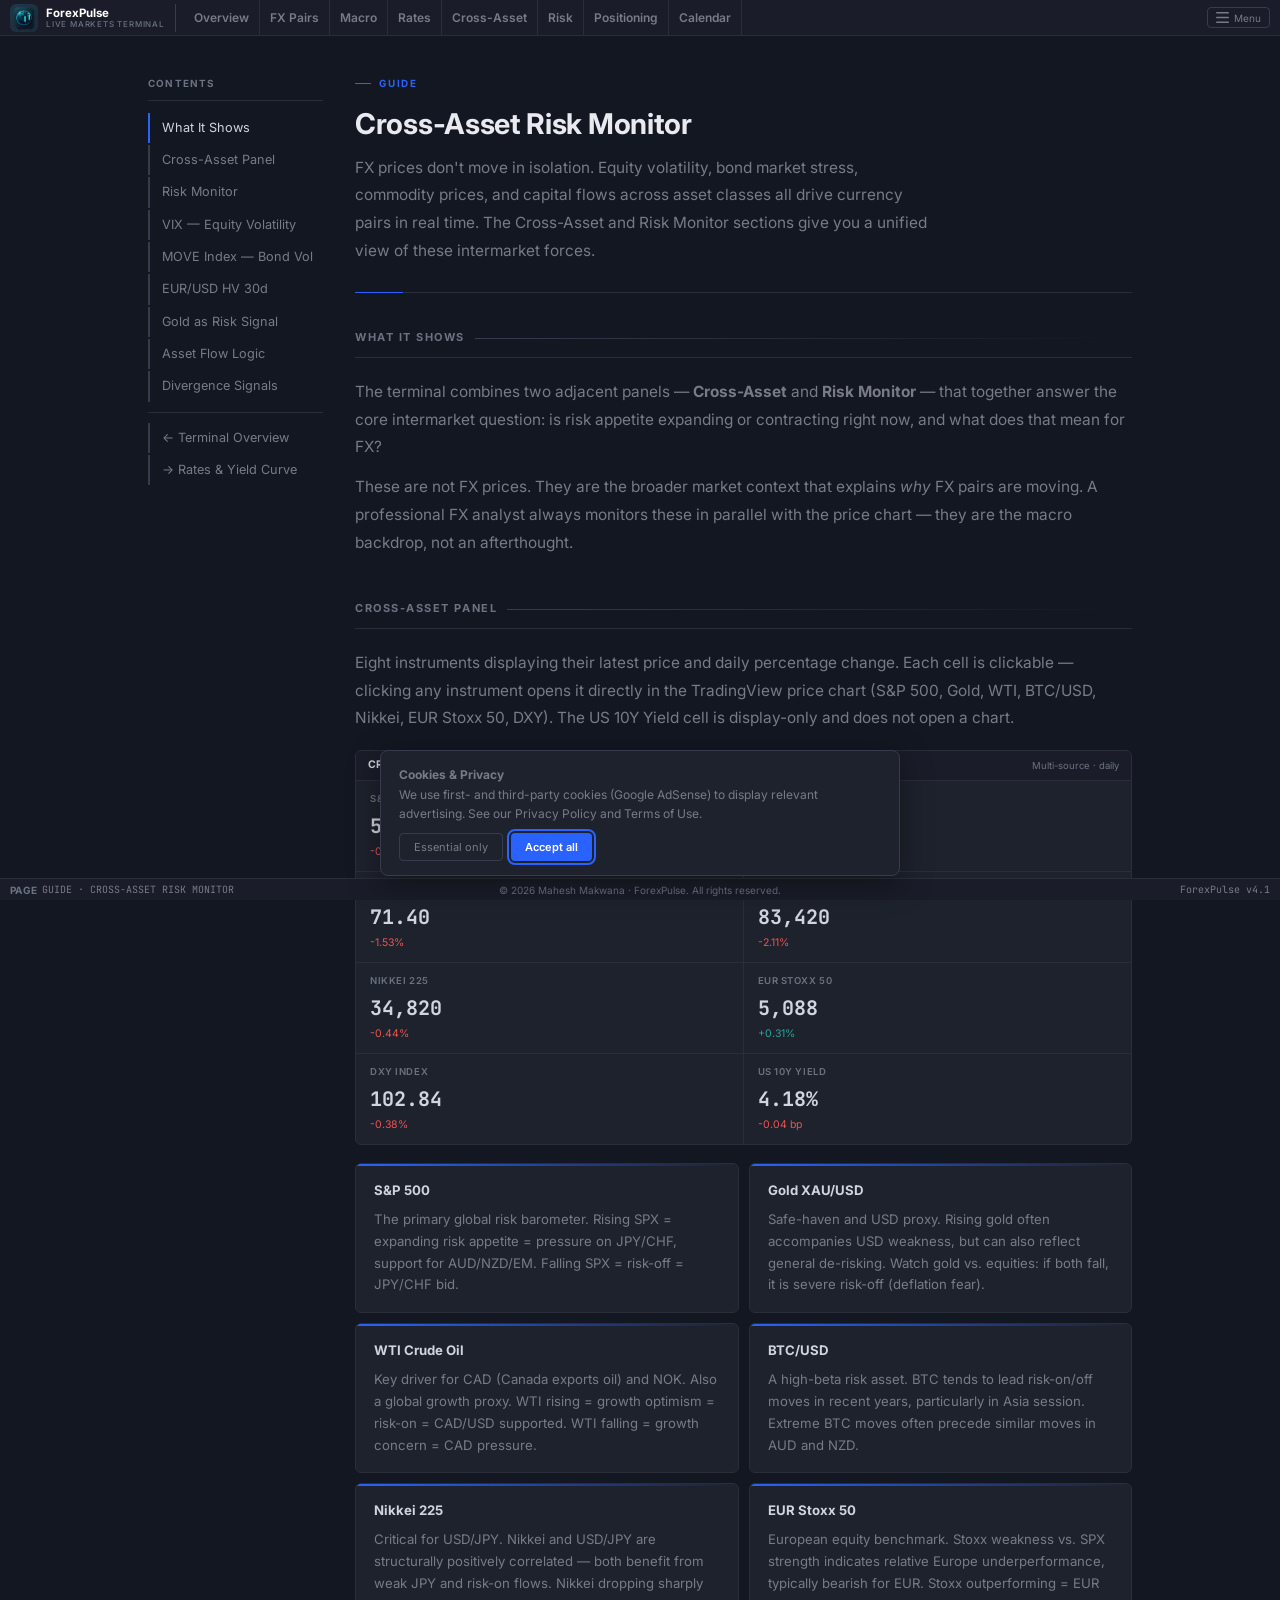
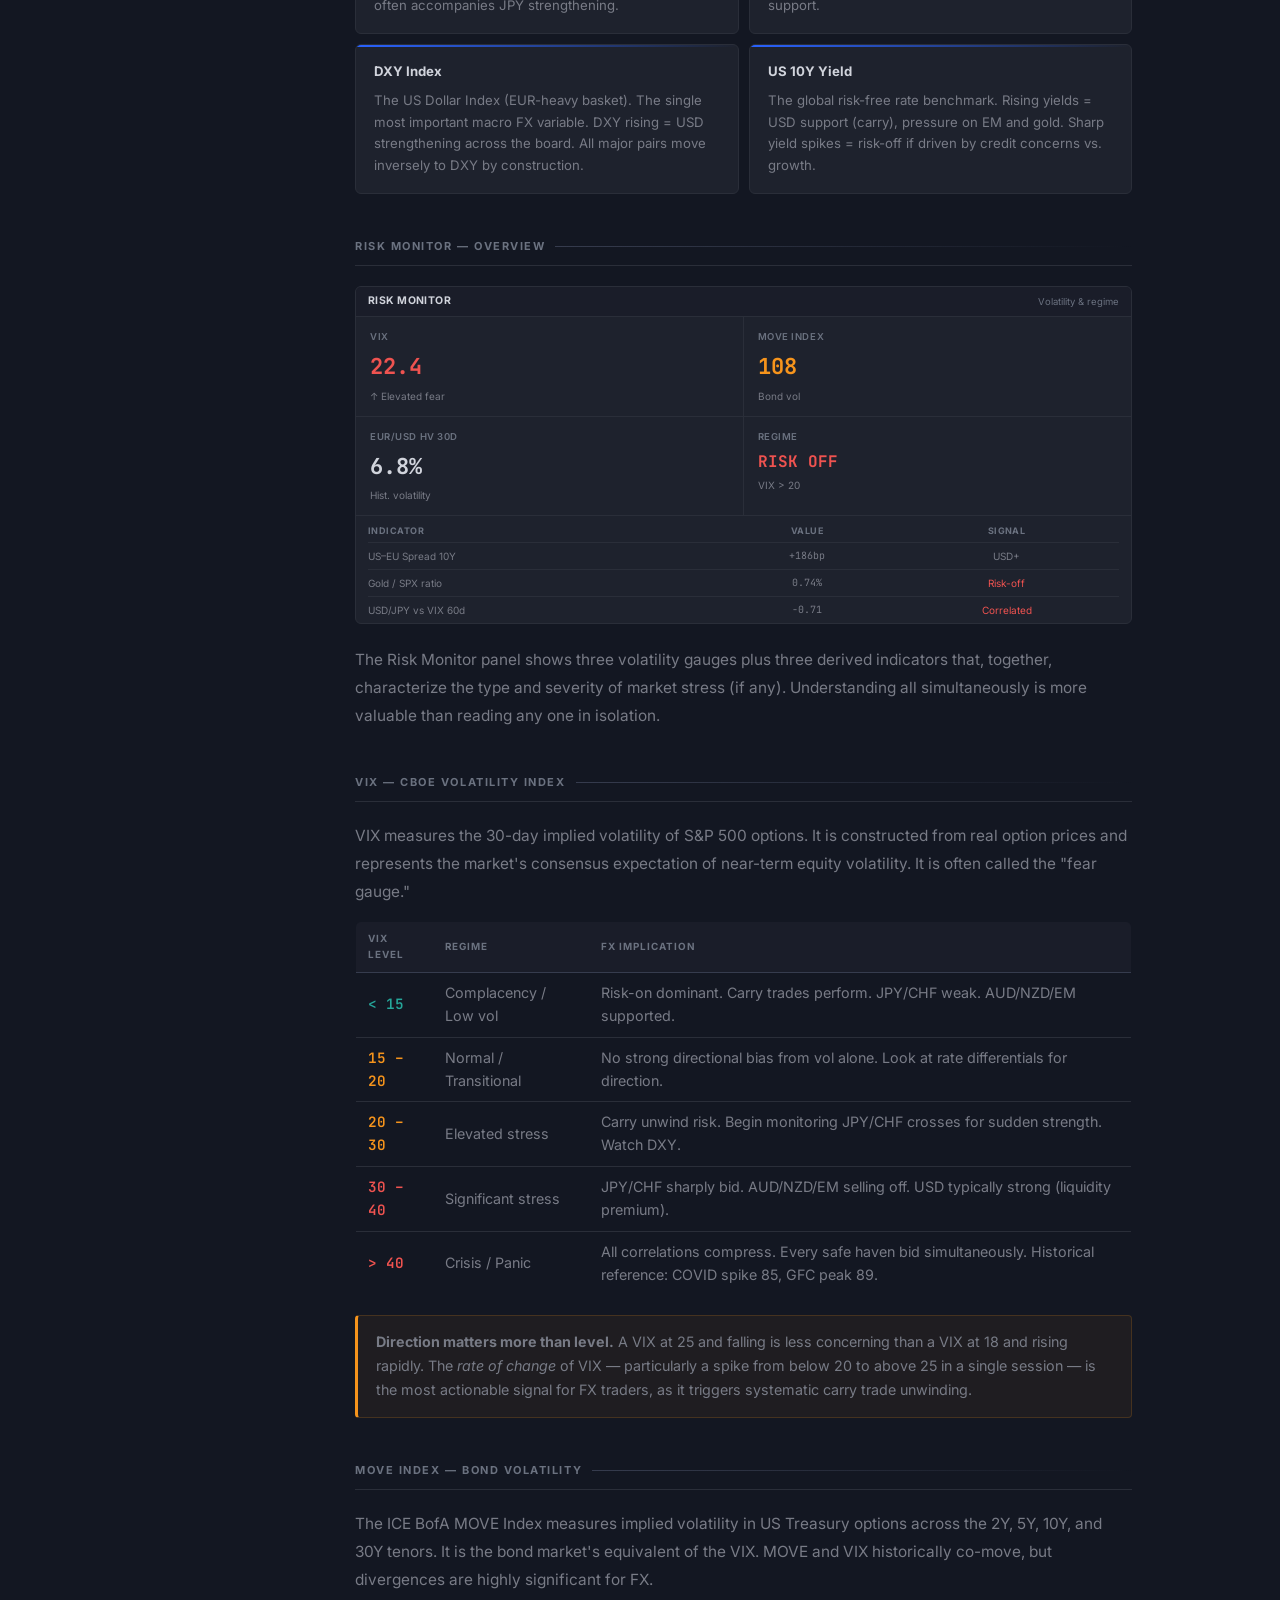
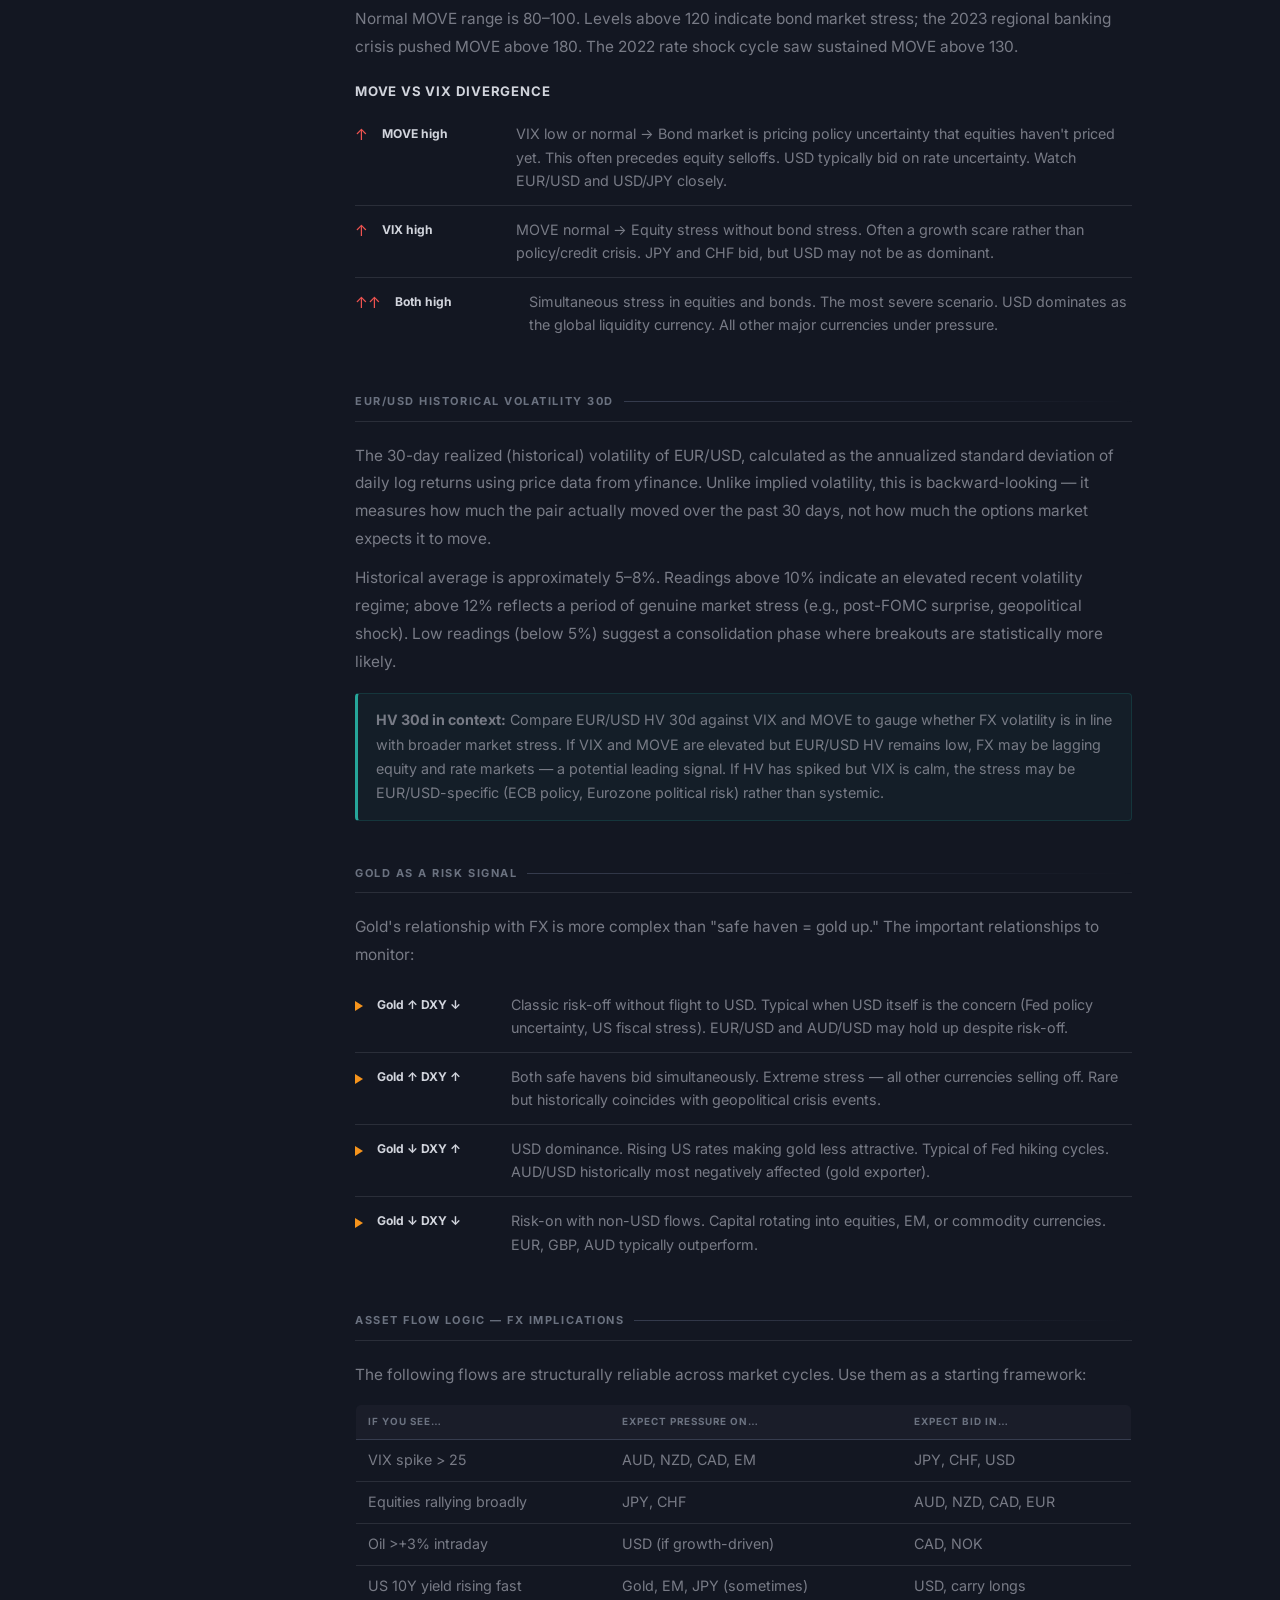
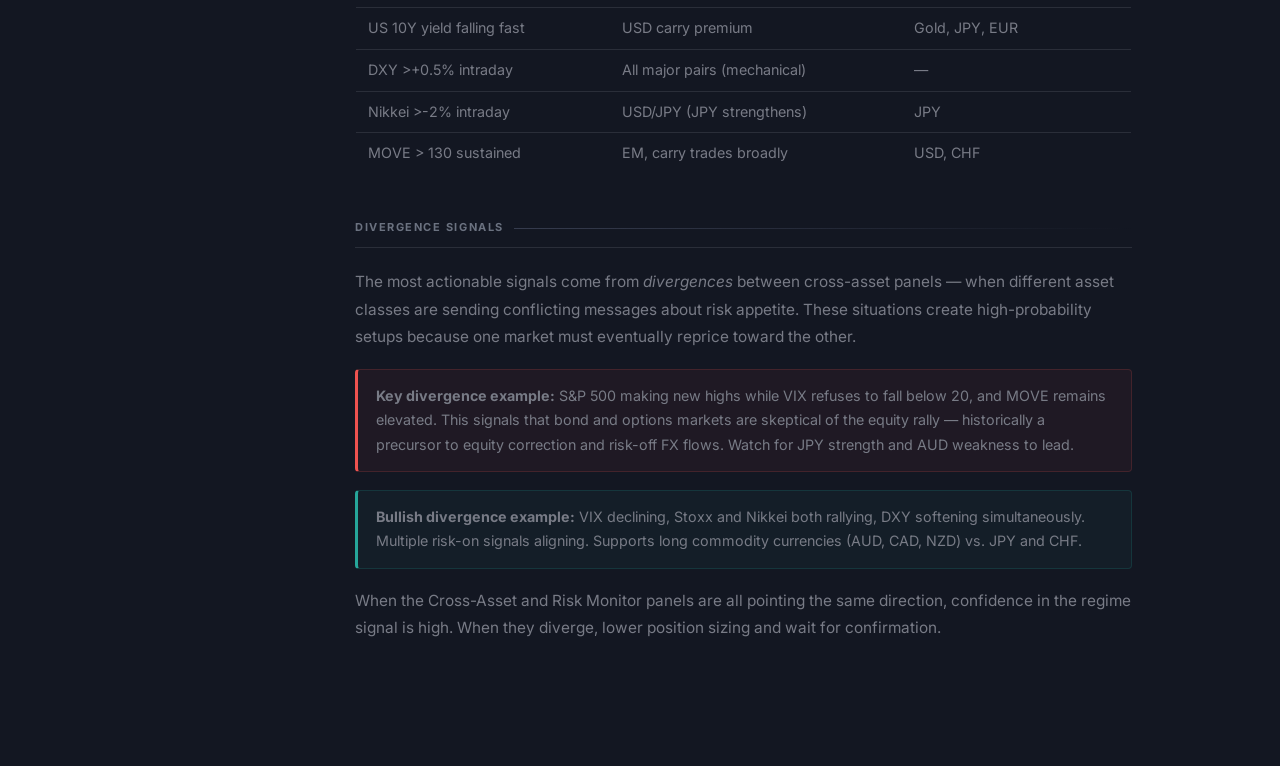
<file: guide-cross-asset-risk.html>
<!DOCTYPE html>
<html lang="en">
<head>
<meta charset="UTF-8">
<meta name="viewport" content="width=device-width, initial-scale=1.0">
<title>Cross-Asset Risk Monitor — ForexPulse Live Markets Terminal</title>
<meta name="description" content="How to interpret the Cross-Asset Risk Monitor section of the Live Markets Terminal. VIX, MOVE Index, EUR/USD historical volatility, SPX, Gold, DXY, yield spreads and their FX implications.">
<meta name="robots" content="index, follow">
<link rel="canonical" href="https://forexpulse.github.io/guide-cross-asset-risk.html">
<meta name="google-adsense-account" content="ca-pub-7977942731354565">
<meta property="og:type" content="website">
<meta property="og:url" content="https://forexpulse.github.io/guide-cross-asset-risk.html">
<meta property="og:site_name" content="ForexPulse Live Markets Terminal">
<meta property="og:title" content="Cross-Asset Risk Monitor — ForexPulse Live Markets Terminal">
<meta property="og:description" content="How to interpret the Cross-Asset Risk Monitor section of the Live Markets Terminal. VIX, MOVE Index, EUR/USD historical volatility, SPX, Gold, DXY, yield spreads and their FX implications.">
<meta property="og:image" content="https://forexpulse.github.io/og-image.png">
<meta property="og:locale" content="en_US">
<meta name="twitter:card" content="summary_large_image">
<meta name="twitter:title" content="Cross-Asset Risk Monitor — ForexPulse Live Markets Terminal">
<meta name="twitter:image" content="https://forexpulse.github.io/og-image.png">
<meta name="twitter:site" content="@GlobalInvesting">
<link rel="icon" type="image/png" sizes="32x32" href="/favicon-32x32.png">
<link rel="icon" type="image/png" sizes="16x16" href="/favicon-16x16.png">
<link rel="apple-touch-icon" href="/apple-touch-icon.png">
<link rel="preconnect" href="https://fonts.googleapis.com">
<link rel="preconnect" href="https://fonts.gstatic.com" crossorigin>
<link href="https://fonts.googleapis.com/css2?family=Inter:wght@300;400;500;600;700&family=JetBrains+Mono:wght@400;500;700&display=swap" rel="stylesheet">
<style>

*, *::before, *::after { box-sizing: border-box; margin: 0; padding: 0; }
:root {
  --bg: #131722; --bg2: #1e222d; --bg3: #2a2e39;
  --border: #2a2e39; --border2: #363c4e;
  --text: #d1d4dc; --text2: #787b86; --text3: #6b7280;
  --up: #26a69a; --down: #ef5350; --blue: #2962ff; --orange: #f6941c;
  --head-bg: #1a1d29; --accent: #2962ff;
  --font-ui: 'Inter', -apple-system, BlinkMacSystemFont, 'Segoe UI', sans-serif;
  --font-mono: 'JetBrains Mono', 'Courier New', monospace;
}
body { background: var(--bg); color: var(--text); font-family: var(--font-ui); font-size: 15.4px; line-height: 1.6; min-height: 100vh; }
a { color: inherit; text-decoration: none; }
.sr-only { position: absolute; width: 1px; height: 1px; padding: 0; margin: -1px; overflow: hidden; clip: rect(0,0,0,0); white-space: nowrap; border: 0; }
.skip-link { position: absolute; left: -9999px; top: auto; width: 1px; height: 1px; overflow: hidden; }
.skip-link:focus { position: fixed; left: 8px; top: 8px; width: auto; height: auto; padding: 6px 12px; background: var(--blue); color: #fff; font-size: 12px; font-weight: 600; border-radius: 4px; z-index: 9999; outline: 2px solid #fff; }
#gdpr-banner { position: fixed; bottom: 24px; left: 50%; transform: translateX(-50%); background: var(--bg2); border: 1px solid var(--border2); border-radius: 8px; padding: 14px 18px; font-size: 12px; color: var(--text2); z-index: 9000; max-width: 520px; width: calc(100% - 32px); box-shadow: 0 8px 32px rgba(0,0,0,.4); display: flex; flex-direction: column; gap: 10px; }
#gdpr-banner[hidden] { display: none !important; }
.gdpr-btns { display: flex; gap: 8px; }
#gdpr-accept { background: var(--blue); color: #fff; border: none; border-radius: 4px; padding: 6px 14px; font-size: 11px; font-weight: 600; cursor: pointer; font-family: var(--font-ui); }
#gdpr-reject { background: none; color: var(--text2); border: 1px solid var(--border2); border-radius: 4px; padding: 6px 14px; font-size: 11px; cursor: pointer; font-family: var(--font-ui); }
#topbar { background: var(--head-bg); border-bottom: 1px solid var(--border); height: 36px; display: flex; align-items: center; padding: 0 10px; position: sticky; top: 0; z-index: 200; }
#topbar .logo { display: flex; align-items: center; gap: 8px; padding-right: 10px; border-right: 1px solid var(--border2); margin-right: 8px; white-space: nowrap; text-decoration: none; flex-shrink: 0; } #topbar .logo > span { display: flex; flex-direction: column; line-height: 1; }
.logo-text { font-family: var(--font-ui); font-size: 11.5px; font-weight: 700; color: #fff; line-height: 1.1; }
.logo-sub { font-family: var(--font-ui); font-size: 8px; font-weight: 500; color: var(--text3); letter-spacing: .1em; text-transform: uppercase; display: block; margin-top: 1px; }
.top-nav { display: flex; height: 100%; }
.top-nav a { display: flex; align-items: center; padding: 0 10px; font-size: 12px; font-weight: 600; color: var(--text2); border-right: 1px solid var(--border); white-space: nowrap; transition: color .15s, background .15s; text-decoration: none; }
.top-nav a:hover { color: var(--text); background: var(--bg3); }
.topbar-right { margin-left: auto; display: flex; align-items: center; gap: 14px; font-size: 11px; color: var(--text2); }
.site-menu { position: relative; display: flex; align-items: center; }
.site-menu-btn { display: flex; align-items: center; gap: 5px; background: none; border: 1px solid var(--border2); color: var(--text2); font-size: 10px; font-family: var(--font-ui); padding: 3px 8px; border-radius: 4px; cursor: pointer; white-space: nowrap; transition: border-color .15s, color .15s; }
.site-menu-btn:hover { border-color: var(--border); color: var(--text); }
.site-menu-btn:focus-visible, a:focus-visible, button:focus-visible { outline: 2px solid var(--blue); outline-offset: 2px; }
.site-menu-panel { display: none; position: absolute; top: calc(100% + 6px); right: 0; min-width: 210px; background: var(--bg2); border: 1px solid var(--border); border-radius: 6px; padding: 6px 0; z-index: 400; box-shadow: 0 8px 24px rgba(0,0,0,.28); }
.site-menu:hover .site-menu-panel, .site-menu:focus-within .site-menu-panel { display: block; }
.site-menu::after { content: ''; position: absolute; top: 100%; left: -8px; right: -8px; height: 8px; }
.site-menu-panel a { display: block; padding: 5px 14px; color: var(--text2); font-size: 11px; text-decoration: none; white-space: nowrap; transition: background .12s, color .12s; }
.site-menu-panel a:hover { background: var(--bg3); color: var(--text); }
.site-menu-panel a.current { color: #fff; }
.site-menu-divider { height: 1px; background: var(--border); margin: 5px 0; }
.site-menu-section { padding: 3px 14px 2px; font-size: 9px; color: var(--text3); text-transform: uppercase; letter-spacing: .06em; display: block; }
#statusbar { position: fixed; bottom: 0; left: 0; right: 0; height: 22px; background: var(--head-bg); border-top: 1px solid var(--border); display: flex; align-items: center; padding: 0 10px; gap: 16px; font-size: 10px; color: var(--text2); z-index: 200; overflow: hidden; font-family: var(--font-ui); }
.sb-k { color: var(--text3); font-weight: 700; letter-spacing: .04em; }
.sb-v { color: var(--text2); font-family: var(--font-mono); font-size: 10px; }
.footer-copy { font-size: 10px; color: var(--text3); white-space: nowrap; position: absolute; left: 50%; transform: translateX(-50%); pointer-events: none; }
@media (max-width: 900px) {
  #topbar { padding: 0 6px; height: auto; flex-wrap: wrap; align-items: center; }
  #topbar .logo { padding: 6px 8px 6px 0; flex-shrink: 0; order: 1; }
  .topbar-right { margin-left: auto; font-size: 10px; padding: 4px 0; order: 2; flex-shrink: 0; gap: 8px !important; }
  .top-nav { display: flex; overflow-x: auto; overflow-y: hidden; width: 100%; order: 10; border-top: 1px solid var(--border2); height: auto; min-height: 30px; -webkit-overflow-scrolling: touch; scrollbar-width: none; -webkit-mask-image: linear-gradient(to right, black 88%, transparent 100%); mask-image: linear-gradient(to right, black 88%, transparent 100%); }
  .top-nav::-webkit-scrollbar { display: none; }
  .top-nav a { flex-shrink: 0; white-space: nowrap; padding: 6px 12px; font-size: 11px; height: auto; }
}
@media (max-width: 600px) {
  #statusbar { position: relative; height: auto; flex-wrap: wrap; gap: 6px; padding: 6px 8px; }
  .footer-copy { display: none; }
}
@media (max-width: 480px) {
  #topbar { padding: 0 4px; }
  .logo-text { font-size: 10px !important; }
  .logo-sub { display: block; font-size: 7px !important; }
  .topbar-right { font-size: 9px; gap: 6px !important; }
  .top-nav a { padding: 5px 10px; font-size: 10px; }
}

.guide-wrap { display: flex; gap: 32px; max-width: 1040px; margin: 0 auto; padding: 40px 28px 80px; animation: fadeUp .35s ease both; }
@keyframes fadeUp { from { opacity: 0; transform: translateY(10px); } to { opacity: 1; transform: translateY(0); } }

/* ── TOC sidebar ── */
.toc { width: 196px; flex-shrink: 0; }
.toc-inner { position: sticky; top: 52px; }
.toc-head { font-size: 9.9px; font-weight: 700; color: var(--text3); text-transform: uppercase; letter-spacing: .12em; margin-bottom: 12px; padding-bottom: 8px; border-bottom: 1px solid var(--border); }
.toc-item { display: block; padding: 5px 10px 5px 12px; font-size: 12.7px; color: var(--text2); border-left: 2px solid var(--border2); margin-bottom: 2px; transition: color .15s, border-color .15s, background .15s; border-radius: 0 3px 3px 0; }
.toc-item:hover { color: var(--text); border-left-color: var(--border); background: rgba(255,255,255,.03); }
.toc-item.active { color: var(--text); border-left-color: var(--blue); }
.toc-divider { height: 1px; background: var(--border); margin: 10px 0; }
.toc-item.toc-related { font-size: 12.1px; color: var(--text3); }
.toc-item.toc-related:hover { color: var(--text2); }

/* ── Guide content ── */
.guide-content { flex: 1; min-width: 0; }

/* ── Hero ── */
.page-hero { padding-bottom: 28px; margin-bottom: 36px; border-bottom: 1px solid var(--border); position: relative; }
.page-hero::after { content: ""; position: absolute; left: 0; bottom: -1px; width: 48px; height: 1px; background: var(--blue); }
.page-hero-label { font-size: 9.9px; font-weight: 700; letter-spacing: .18em; text-transform: uppercase; color: var(--blue); margin-bottom: 14px; display: flex; align-items: center; gap: 8px; }
.page-hero-label::before { content: ""; display: inline-block; width: 16px; height: 1px; background: var(--blue); }
.page-hero h1 { font-size: 28.6px; font-weight: 700; color: #e8eaf0; line-height: 1.25; margin-bottom: 12px; letter-spacing: -.3px; }
.page-hero p { font-size: 15.4px; color: var(--text2); line-height: 1.8; max-width: 580px; }

/* ── Sections ── */
.guide-section { margin-bottom: 44px; scroll-margin-top: 52px; }
.guide-section h2 { font-size: 11px; font-weight: 700; color: var(--text3); letter-spacing: .14em; text-transform: uppercase; padding-bottom: 10px; margin-bottom: 20px; border-bottom: 1px solid var(--border); display: flex; align-items: center; gap: 10px; }
.guide-section h2::after { content: ""; flex: 1; height: 1px; background: linear-gradient(to right, var(--border2), transparent); }
.guide-section h3 { font-size: 13.2px; font-weight: 700; color: var(--text); margin: 20px 0 8px; text-transform: uppercase; letter-spacing: .06em; }
.guide-section p { color: var(--text2); margin-bottom: 12px; font-size: 15.4px; line-height: 1.8; }
.guide-section p:last-child { margin-bottom: 0; }
.guide-section ul { color: var(--text2); font-size: 15.4px; padding-left: 18px; margin-bottom: 14px; }
.guide-section li { margin-bottom: 7px; line-height: 1.7; }

/* ── Info / warn boxes ── */
.info-box { background: rgba(41,98,255,.06); border: 1px solid rgba(41,98,255,.18); border-left: 3px solid var(--blue); border-radius: 4px; padding: 14px 18px; margin: 18px 0; font-size: 14.3px; color: var(--text2); line-height: 1.7; }
.warn-box { background: rgba(246,148,28,.05); border: 1px solid rgba(246,148,28,.18); border-left: 3px solid var(--orange); border-radius: 4px; padding: 14px 18px; margin: 18px 0; font-size: 14.3px; color: var(--text2); line-height: 1.7; }

/* ── Data tables ── */
.data-table { width: 100%; border-collapse: collapse; border: 1px solid var(--border); border-radius: 6px; overflow: hidden; margin: 16px 0; }
.data-table thead { background: var(--head-bg); }
.data-table th { text-align: left; font-size: 9.9px; font-weight: 700; color: var(--text3); text-transform: uppercase; letter-spacing: .1em; padding: 9px 12px; border-bottom: 1px solid var(--border2); }
.data-table td { padding: 9px 12px; border-bottom: 1px solid var(--border); color: var(--text2); font-size: 14.3px; vertical-align: top; transition: background .12s; }
.data-table tbody tr:hover td { background: var(--bg2); }
.data-table td:first-child { color: var(--text); font-weight: 500; }
.data-table tr:last-child td { border-bottom: none; }

/* ── Tags ── */
.tag { display: inline-block; font-size: 9.9px; font-weight: 700; padding: 2px 7px; border-radius: 3px; letter-spacing: .04em; vertical-align: middle; }
.tag-bull { background: rgba(38,166,154,.12); color: var(--up); border: 1px solid rgba(38,166,154,.2); }
.tag-bear { background: rgba(239,83,80,.10); color: var(--down); border: 1px solid rgba(239,83,80,.2); }
.tag-neut { background: var(--bg3); color: var(--text3); border: 1px solid var(--border2); }

@media (max-width: 768px) { .guide-wrap { flex-direction: column; padding: 24px 16px 48px; } .toc { width: 100%; } .toc-inner { position: static; } }

/* ── Callouts ── */
.callout { background: rgba(41,98,255,.06); border: 1px solid rgba(41,98,255,.18); border-left: 3px solid var(--blue); border-radius: 4px; padding: 14px 18px; margin: 18px 0; font-size: 14.3px; color: var(--text2); line-height: 1.7; }
.callout-orange { background: rgba(246,148,28,.05); border-color: rgba(246,148,28,.18); border-left-color: var(--orange); }
.callout-green  { background: rgba(38,166,154,.05); border-color: rgba(38,166,154,.18); border-left-color: var(--up); }
.callout-red    { background: rgba(239,83,80,.05);  border-color: rgba(239,83,80,.18);  border-left-color: var(--down); }

/* ── Metric grid ── */
.metric-grid { display: grid; grid-template-columns: repeat(2, 1fr); gap: 10px; margin: 18px 0; }
.metric-card { background: var(--bg2); border: 1px solid var(--border); border-radius: 6px; padding: 16px 18px; position: relative; overflow: hidden; transition: border-color .15s; }
.metric-card::before { content: ''; position: absolute; top: 0; left: 0; right: 0; height: 2px; background: linear-gradient(90deg, var(--blue), transparent); }
.metric-card:hover { border-color: var(--border2); }
.metric-name { font-size: 13.2px; font-weight: 700; color: var(--text); margin-bottom: 8px; }
.metric-sub { font-size: 13.2px; color: var(--text2); line-height: 1.65; }
@media (max-width: 600px) { .metric-grid { grid-template-columns: 1fr; } }

/* ── Flow rows ── */
.flow-row { display: flex; align-items: flex-start; gap: 14px; padding: 12px 0; border-bottom: 1px solid var(--border); }
.flow-row:last-child { border-bottom: none; }
.flow-label { font-size: 12.1px; font-weight: 700; color: var(--text); white-space: nowrap; width: 120px; flex-shrink: 0; padding-top: 2px; }
.flow-arrow { font-size: 15.4px; color: var(--blue); flex-shrink: 0; padding-top: 1px; }
.flow-desc { font-size: 14.3px; color: var(--text2); line-height: 1.65; }

/* ── Threshold table ── */
.threshold-table { width: 100%; border-collapse: collapse; border: 1px solid var(--border); border-radius: 6px; overflow: hidden; margin: 16px 0; }
.threshold-table thead { background: var(--head-bg); }
.threshold-table th { text-align: left; font-size: 9.9px; font-weight: 700; color: var(--text3); text-transform: uppercase; letter-spacing: .1em; padding: 9px 12px; border-bottom: 1px solid var(--border2); }
.threshold-table td { padding: 9px 12px; border-bottom: 1px solid var(--border); color: var(--text2); font-size: 14.3px; transition: background .12s; }
.threshold-table tbody tr:hover td { background: var(--bg2); }
.threshold-table tr:last-child td { border-bottom: none; }
.t-low  { color: var(--up)   !important; font-weight: 600; font-family: var(--font-mono); font-size: 13.2px; }
.t-mid  { color: var(--orange) !important; font-weight: 600; font-family: var(--font-mono); font-size: 13.2px; }
.t-hi   { color: var(--down) !important; font-weight: 600; font-family: var(--font-mono); font-size: 13.2px; }

</style>
</head>
<body>


<a href="#main" class="skip-link">Skip to main content</a>
<div id="gdpr-banner" role="dialog" aria-modal="true" aria-labelledby="gdpr-title" aria-describedby="gdpr-desc" hidden>
  <span id="gdpr-desc"><strong id="gdpr-title">Cookies &amp; Privacy</strong><br>
    We use first- and third-party cookies (Google AdSense) to display relevant advertising.
    See our <a href="/privacy.html">Privacy Policy</a> and <a href="/terms.html">Terms of Use</a>.</span>
  <div class="gdpr-btns">
    <button id="gdpr-reject" aria-label="Reject non-essential cookies">Essential only</button>
    <button id="gdpr-accept" aria-label="Accept all cookies">Accept all</button>
  </div>
</div>
<script src="assets/gdpr.js"></script>

<header id="topbar" role="banner" aria-label="ForexPulse Live Markets Terminal">
  <a class="logo" href="/" title="ForexPulse Live Markets Terminal">
    <img src="apple-touch-icon.png" alt="ForexPulse" width="28" height="28" style="width:28px;height:28px;border-radius:6px;flex-shrink:0;display:block;" fetchpriority="high">
    <span>
      <span class="logo-text">ForexPulse</span>
      <span class="logo-sub">Live Markets Terminal</span>
    </span>
  </a>
  <nav class="top-nav" aria-label="Dashboard sections">
    <a href="/">Overview</a>
    <a href="/#section-fxpairs">FX Pairs</a>
    <a href="/#section-econmap">Macro</a>
    <a href="/#section-cbrates">Rates</a>
    <a href="/#section-crossasset">Cross-Asset</a>
    <a href="/#section-risk">Risk</a>
    <a href="/#section-positioning">Positioning</a>
    <a href="/#section-tvcalendar">Calendar</a>
  </nav>
  <div class="topbar-right">
    <div class="site-menu">
      <button class="site-menu-btn" aria-label="Site menu" aria-expanded="false" aria-controls="site-menu-dropdown">
        <svg width="13" height="13" viewBox="0 0 13 13" fill="none" xmlns="http://www.w3.org/2000/svg">
          <rect y="1" width="13" height="1.5" rx=".75" fill="currentColor"/>
          <rect y="5.75" width="13" height="1.5" rx=".75" fill="currentColor"/>
          <rect y="10.5" width="13" height="1.5" rx=".75" fill="currentColor"/>
        </svg>
        Menu
      </button>
      <div class="site-menu-panel" id="site-menu-dropdown">
        <span class="site-menu-section">Company</span>
        <a href="about.html">About</a>
        <a href="contact.html">Contact</a>
        <a href="terms.html">Terms of Use</a>
        <a href="privacy.html">Privacy Policy</a>
        <div class="site-menu-divider"></div>
        <span class="site-menu-section">Guides</span>
        <a href="guide-dashboard.html">How to Use the Terminal</a>
        <a href="guide-cross-asset-risk.html" class="current">Cross-Asset Risk Monitor</a>
        <a href="guide-rates-yield-curve.html">Rates &amp; Yield Curve</a>
        <a href="guide-market-sentiment.html">Retail FX Positioning</a>
        <a href="guide-fx-liquidity.html">FX Liquidity &amp; Sessions</a>
        <a href="guide-cot.html">COT / CFTC Positioning</a>
      </div>
    </div>
  </div>
</header>

<main id="main">
<div class="guide-wrap">
  <nav class="guide-toc">
    <div class="toc-head">Contents</div>
    <a class="toc-item" href="#overview">What It Shows</a>
    <a class="toc-item" href="#cross-asset">Cross-Asset Panel</a>
    <a class="toc-item" href="#risk-monitor">Risk Monitor</a>
    <a class="toc-item" href="#vix">VIX — Equity Volatility</a>
    <a class="toc-item" href="#move">MOVE Index — Bond Vol</a>
    <a class="toc-item" href="#iv">EUR/USD HV 30d</a>
    <a class="toc-item" href="#gold">Gold as Risk Signal</a>
    <a class="toc-item" href="#flows">Asset Flow Logic</a>
    <a class="toc-item" href="#divergence">Divergence Signals</a>
    <div class="toc-divider"></div>
    <a class="toc-item" href="guide-dashboard.html">← Terminal Overview</a>
    <a class="toc-item" href="guide-rates-yield-curve.html">→ Rates &amp; Yield Curve</a>
  </nav>

  <div class="guide-content">
    <div class="page-hero">
      <div class="page-hero-label">Guide</div>
      <h1>Cross-Asset Risk Monitor</h1>
      <p>FX prices don't move in isolation. Equity volatility, bond market stress, commodity prices, and capital flows across asset classes all drive currency pairs in real time. The Cross-Asset and Risk Monitor sections give you a unified view of these intermarket forces.</p>
    </div>

    <div class="guide-section" id="overview">
      <h2>What It Shows</h2>
      <p>The terminal combines two adjacent panels — <strong>Cross-Asset</strong> and <strong>Risk Monitor</strong> — that together answer the core intermarket question: is risk appetite expanding or contracting right now, and what does that mean for FX?</p>
      <p>These are not FX prices. They are the broader market context that explains <em>why</em> FX pairs are moving. A professional FX analyst always monitors these in parallel with the price chart — they are the macro backdrop, not an afterthought.</p>
    </div>

    <div class="guide-section" id="cross-asset">
      <h2>Cross-Asset Panel</h2>
      <p>Eight instruments displaying their latest price and daily percentage change. Each cell is clickable — clicking any instrument opens it directly in the TradingView price chart (S&amp;P 500, Gold, WTI, BTC/USD, Nikkei, EUR Stoxx 50, DXY). The US 10Y Yield cell is display-only and does not open a chart.</p>

      <!-- MOCK: Cross-Asset panel (mirrors index layout exactly) -->
      <div style="background:var(--bg2);border:1px solid var(--border);border-radius:6px;overflow:hidden;margin:18px 0;">
        <div style="background:var(--head-bg);border-bottom:1px solid var(--border);padding:6px 12px;display:flex;justify-content:space-between;align-items:center;">
          <span style="font-size:10.5px;font-weight:700;color:var(--text);letter-spacing:.04em;">CROSS-ASSET</span>
          <span style="font-size:9.5px;color:var(--text3);">Multi-source · daily</span>
        </div>
        <div style="display:grid;grid-template-columns:1fr 1fr;gap:0;">
          <div style="padding:10px 14px;border-right:1px solid var(--border);border-bottom:1px solid var(--border);cursor:pointer;">
            <div style="font-size:9.5px;font-weight:600;color:var(--text3);text-transform:uppercase;letter-spacing:.06em;margin-bottom:4px;">S&amp;P 500</div>
            <div style="font-size:20px;font-weight:700;color:var(--text);font-family:var(--font-mono);">5,204</div>
            <div style="font-size:10.5px;color:var(--down);margin-top:2px;">-0.87%</div>
          </div>
          <div style="padding:10px 14px;border-bottom:1px solid var(--border);cursor:pointer;">
            <div style="font-size:9.5px;font-weight:600;color:var(--text3);text-transform:uppercase;letter-spacing:.06em;margin-bottom:4px;">GOLD XAU/USD</div>
            <div style="font-size:20px;font-weight:700;color:var(--text);font-family:var(--font-mono);">3,112</div>
            <div style="font-size:10.5px;color:var(--up);margin-top:2px;">+1.24%</div>
          </div>
          <div style="padding:10px 14px;border-right:1px solid var(--border);border-bottom:1px solid var(--border);cursor:pointer;">
            <div style="font-size:9.5px;font-weight:600;color:var(--text3);text-transform:uppercase;letter-spacing:.06em;margin-bottom:4px;">WTI CRUDE</div>
            <div style="font-size:20px;font-weight:700;color:var(--text);font-family:var(--font-mono);">71.40</div>
            <div style="font-size:10.5px;color:var(--down);margin-top:2px;">-1.53%</div>
          </div>
          <div style="padding:10px 14px;border-bottom:1px solid var(--border);cursor:pointer;">
            <div style="font-size:9.5px;font-weight:600;color:var(--text3);text-transform:uppercase;letter-spacing:.06em;margin-bottom:4px;">BTC/USD</div>
            <div style="font-size:20px;font-weight:700;color:var(--text);font-family:var(--font-mono);">83,420</div>
            <div style="font-size:10.5px;color:var(--down);margin-top:2px;">-2.11%</div>
          </div>
          <div style="padding:10px 14px;border-right:1px solid var(--border);border-bottom:1px solid var(--border);cursor:pointer;">
            <div style="font-size:9.5px;font-weight:600;color:var(--text3);text-transform:uppercase;letter-spacing:.06em;margin-bottom:4px;">NIKKEI 225</div>
            <div style="font-size:20px;font-weight:700;color:var(--text);font-family:var(--font-mono);">34,820</div>
            <div style="font-size:10.5px;color:var(--down);margin-top:2px;">-0.44%</div>
          </div>
          <div style="padding:10px 14px;border-bottom:1px solid var(--border);cursor:pointer;">
            <div style="font-size:9.5px;font-weight:600;color:var(--text3);text-transform:uppercase;letter-spacing:.06em;margin-bottom:4px;">EUR STOXX 50</div>
            <div style="font-size:20px;font-weight:700;color:var(--text);font-family:var(--font-mono);">5,088</div>
            <div style="font-size:10.5px;color:var(--up);margin-top:2px;">+0.31%</div>
          </div>
          <div style="padding:10px 14px;border-right:1px solid var(--border);cursor:pointer;">
            <div style="font-size:9.5px;font-weight:600;color:var(--text3);text-transform:uppercase;letter-spacing:.06em;margin-bottom:4px;">DXY INDEX</div>
            <div style="font-size:20px;font-weight:700;color:var(--text);font-family:var(--font-mono);">102.84</div>
            <div style="font-size:10.5px;color:var(--down);margin-top:2px;">-0.38%</div>
          </div>
          <div style="padding:10px 14px;">
            <div style="font-size:9.5px;font-weight:600;color:var(--text3);text-transform:uppercase;letter-spacing:.06em;margin-bottom:4px;">US 10Y YIELD</div>
            <div style="font-size:20px;font-weight:700;color:var(--text);font-family:var(--font-mono);">4.18%</div>
            <div style="font-size:10.5px;color:var(--down);margin-top:2px;">-0.04 bp</div>
          </div>
        </div>
      </div>

      <!-- Explanation cards below the mock — one per instrument -->
      <div class="metric-grid" style="margin-top:4px;">
        <div class="metric-card">
          <div class="metric-name">S&amp;P 500</div>
          <div class="metric-sub">The primary global risk barometer. Rising SPX = expanding risk appetite = pressure on JPY/CHF, support for AUD/NZD/EM. Falling SPX = risk-off = JPY/CHF bid.</div>
        </div>
        <div class="metric-card">
          <div class="metric-name">Gold XAU/USD</div>
          <div class="metric-sub">Safe-haven and USD proxy. Rising gold often accompanies USD weakness, but can also reflect general de-risking. Watch gold vs. equities: if both fall, it is severe risk-off (deflation fear).</div>
        </div>
        <div class="metric-card">
          <div class="metric-name">WTI Crude Oil</div>
          <div class="metric-sub">Key driver for CAD (Canada exports oil) and NOK. Also a global growth proxy. WTI rising = growth optimism = risk-on = CAD/USD supported. WTI falling = growth concern = CAD pressure.</div>
        </div>
        <div class="metric-card">
          <div class="metric-name">BTC/USD</div>
          <div class="metric-sub">A high-beta risk asset. BTC tends to lead risk-on/off moves in recent years, particularly in Asia session. Extreme BTC moves often precede similar moves in AUD and NZD.</div>
        </div>
        <div class="metric-card">
          <div class="metric-name">Nikkei 225</div>
          <div class="metric-sub">Critical for USD/JPY. Nikkei and USD/JPY are structurally positively correlated — both benefit from weak JPY and risk-on flows. Nikkei dropping sharply often accompanies JPY strengthening.</div>
        </div>
        <div class="metric-card">
          <div class="metric-name">EUR Stoxx 50</div>
          <div class="metric-sub">European equity benchmark. Stoxx weakness vs. SPX strength indicates relative Europe underperformance, typically bearish for EUR. Stoxx outperforming = EUR support.</div>
        </div>
        <div class="metric-card">
          <div class="metric-name">DXY Index</div>
          <div class="metric-sub">The US Dollar Index (EUR-heavy basket). The single most important macro FX variable. DXY rising = USD strengthening across the board. All major pairs move inversely to DXY by construction.</div>
        </div>
        <div class="metric-card">
          <div class="metric-name">US 10Y Yield</div>
          <div class="metric-sub">The global risk-free rate benchmark. Rising yields = USD support (carry), pressure on EM and gold. Sharp yield spikes = risk-off if driven by credit concerns vs. growth.</div>
        </div>
      </div>
    </div>

    <div class="guide-section" id="risk-monitor">
      <h2>Risk Monitor — Overview</h2>

      <!-- MOCK: Risk Monitor panel (mirrors index layout) -->
      <div style="background:var(--bg2);border:1px solid var(--border);border-radius:6px;overflow:hidden;margin-bottom:22px;">
        <div style="background:var(--head-bg);border-bottom:1px solid var(--border);padding:6px 12px;display:flex;justify-content:space-between;align-items:center;">
          <span style="font-size:10.5px;font-weight:700;color:var(--text);letter-spacing:.04em;">RISK MONITOR</span>
          <span style="font-size:9.5px;color:var(--text3);">Volatility &amp; regime</span>
        </div>
        <div style="display:grid;grid-template-columns:1fr 1fr;gap:0;">
          <div style="padding:12px 14px;border-right:1px solid var(--border);border-bottom:1px solid var(--border);">
            <div style="font-size:9.5px;font-weight:600;color:var(--text3);text-transform:uppercase;letter-spacing:.06em;margin-bottom:5px;">VIX</div>
            <div style="font-size:22px;font-weight:700;color:var(--down);font-family:var(--font-mono);">22.4</div>
            <div style="font-size:10px;color:var(--text2);margin-top:3px;">↑ Elevated fear</div>
          </div>
          <div style="padding:12px 14px;border-bottom:1px solid var(--border);">
            <div style="font-size:9.5px;font-weight:600;color:var(--text3);text-transform:uppercase;letter-spacing:.06em;margin-bottom:5px;">MOVE INDEX</div>
            <div style="font-size:22px;font-weight:700;color:var(--orange);font-family:var(--font-mono);">108</div>
            <div style="font-size:10px;color:var(--text2);margin-top:3px;">Bond vol</div>
          </div>
          <div style="padding:12px 14px;border-right:1px solid var(--border);">
            <div style="font-size:9.5px;font-weight:600;color:var(--text3);text-transform:uppercase;letter-spacing:.06em;margin-bottom:5px;">EUR/USD HV 30D</div>
            <div style="font-size:22px;font-weight:700;color:var(--text);font-family:var(--font-mono);">6.8%</div>
            <div style="font-size:10px;color:var(--text2);margin-top:3px;">Hist. volatility</div>
          </div>
          <div style="padding:12px 14px;">
            <div style="font-size:9.5px;font-weight:600;color:var(--text3);text-transform:uppercase;letter-spacing:.06em;margin-bottom:5px;">REGIME</div>
            <div style="font-size:16px;font-weight:700;color:var(--down);font-family:var(--font-mono);">RISK OFF</div>
            <div style="font-size:10px;color:var(--text2);margin-top:3px;">VIX &gt; 20</div>
          </div>
        </div>
        <div style="padding:4px 12px 0;border-top:1px solid var(--border);overflow-x:auto;">
          <table style="width:100%;border-collapse:collapse;font-size:10px;">
            <thead><tr style="color:var(--text3);font-size:9px;text-transform:uppercase;letter-spacing:.05em;">
              <th style="text-align:left;padding:4px 0;">Indicator</th><th style="padding:4px 6px;">Value</th><th style="padding:4px 6px;">Signal</th>
            </tr></thead>
            <tbody>
              <tr style="border-top:1px solid var(--border);"><td style="padding:5px 0;color:var(--text2);">US–EU Spread 10Y</td><td style="padding:5px 6px;color:var(--text2);text-align:center;font-family:var(--font-mono);">+186bp</td><td style="padding:5px 6px;color:var(--text2);text-align:center;">USD+</td></tr>
              <tr style="border-top:1px solid var(--border);"><td style="padding:5px 0;color:var(--text2);">Gold / SPX ratio</td><td style="padding:5px 6px;color:var(--text2);text-align:center;font-family:var(--font-mono);">0.74%</td><td style="padding:5px 6px;color:var(--down);text-align:center;">Risk-off</td></tr>
              <tr style="border-top:1px solid var(--border);"><td style="padding:5px 0;color:var(--text2);">USD/JPY vs VIX 60d</td><td style="padding:5px 6px;color:var(--text2);text-align:center;font-family:var(--font-mono);">−0.71</td><td style="padding:5px 6px;color:var(--down);text-align:center;">Correlated</td></tr>
            </tbody>
          </table>
        </div>
      </div>

      <p>The Risk Monitor panel shows three volatility gauges plus three derived indicators that, together, characterize the type and severity of market stress (if any). Understanding all simultaneously is more valuable than reading any one in isolation.</p>
    </div>

    <div class="guide-section" id="vix">
      <h2>VIX — CBOE Volatility Index</h2>
      <p>VIX measures the 30-day implied volatility of S&amp;P 500 options. It is constructed from real option prices and represents the market's consensus expectation of near-term equity volatility. It is often called the "fear gauge."</p>
      <table class="threshold-table">
        <thead><tr><th>VIX Level</th><th>Regime</th><th>FX Implication</th></tr></thead>
        <tbody>
          <tr><td class="t-low">&lt; 15</td><td>Complacency / Low vol</td><td>Risk-on dominant. Carry trades perform. JPY/CHF weak. AUD/NZD/EM supported.</td></tr>
          <tr><td class="t-mid">15 – 20</td><td>Normal / Transitional</td><td>No strong directional bias from vol alone. Look at rate differentials for direction.</td></tr>
          <tr><td class="t-mid">20 – 30</td><td>Elevated stress</td><td>Carry unwind risk. Begin monitoring JPY/CHF crosses for sudden strength. Watch DXY.</td></tr>
          <tr><td class="t-hi">30 – 40</td><td>Significant stress</td><td>JPY/CHF sharply bid. AUD/NZD/EM selling off. USD typically strong (liquidity premium).</td></tr>
          <tr><td class="t-hi">&gt; 40</td><td>Crisis / Panic</td><td>All correlations compress. Every safe haven bid simultaneously. Historical reference: COVID spike 85, GFC peak 89.</td></tr>
        </tbody>
      </table>
      <div class="callout callout-orange">
        <strong>Direction matters more than level.</strong> A VIX at 25 and falling is less concerning than a VIX at 18 and rising rapidly. The <em>rate of change</em> of VIX — particularly a spike from below 20 to above 25 in a single session — is the most actionable signal for FX traders, as it triggers systematic carry trade unwinding.
      </div>
    </div>

    <div class="guide-section" id="move">
      <h2>MOVE Index — Bond Volatility</h2>
      <p>The ICE BofA MOVE Index measures implied volatility in US Treasury options across the 2Y, 5Y, 10Y, and 30Y tenors. It is the bond market's equivalent of the VIX. MOVE and VIX historically co-move, but divergences are highly significant for FX.</p>
      <p>Normal MOVE range is 80–100. Levels above 120 indicate bond market stress; the 2023 regional banking crisis pushed MOVE above 180. The 2022 rate shock cycle saw sustained MOVE above 130.</p>

      <h3>MOVE vs VIX Divergence</h3>
      <div class="flow-row">
        <span class="flow-arrow" style="color:var(--down);">↑</span>
        <span class="flow-label">MOVE high</span>
        <span class="flow-desc" style="color:var(--text2);">VIX low or normal → Bond market is pricing policy uncertainty that equities haven't priced yet. This often precedes equity selloffs. USD typically bid on rate uncertainty. Watch EUR/USD and USD/JPY closely.</span>
      </div>
      <div class="flow-row">
        <span class="flow-arrow" style="color:var(--down);">↑</span>
        <span class="flow-label">VIX high</span>
        <span class="flow-desc" style="color:var(--text2);">MOVE normal → Equity stress without bond stress. Often a growth scare rather than policy/credit crisis. JPY and CHF bid, but USD may not be as dominant.</span>
      </div>
      <div class="flow-row">
        <span class="flow-arrow" style="color:var(--down);">↑↑</span>
        <span class="flow-label">Both high</span>
        <span class="flow-desc" style="color:var(--text2);">Simultaneous stress in equities and bonds. The most severe scenario. USD dominates as the global liquidity currency. All other major currencies under pressure.</span>
      </div>
    </div>

    <div class="guide-section" id="iv">
      <h2>EUR/USD Historical Volatility 30d</h2>
      <p>The 30-day realized (historical) volatility of EUR/USD, calculated as the annualized standard deviation of daily log returns using price data from yfinance. Unlike implied volatility, this is backward-looking — it measures how much the pair actually moved over the past 30 days, not how much the options market expects it to move.</p>
      <p>Historical average is approximately 5–8%. Readings above 10% indicate an elevated recent volatility regime; above 12% reflects a period of genuine market stress (e.g., post-FOMC surprise, geopolitical shock). Low readings (below 5%) suggest a consolidation phase where breakouts are statistically more likely.</p>
      <div class="callout callout-green">
        <strong>HV 30d in context:</strong> Compare EUR/USD HV 30d against VIX and MOVE to gauge whether FX volatility is in line with broader market stress. If VIX and MOVE are elevated but EUR/USD HV remains low, FX may be lagging equity and rate markets — a potential leading signal. If HV has spiked but VIX is calm, the stress may be EUR/USD-specific (ECB policy, Eurozone political risk) rather than systemic.
      </div>
    </div>

    <div class="guide-section" id="gold">
      <h2>Gold as a Risk Signal</h2>
      <p>Gold's relationship with FX is more complex than "safe haven = gold up." The important relationships to monitor:</p>
      <div class="flow-row">
        <span class="flow-arrow"><span style="display:inline-block;width:0;height:0;border-top:5px solid transparent;border-bottom:5px solid transparent;border-left:8px solid var(--orange);vertical-align:middle;"></span></span>
        <span class="flow-label">Gold ↑ DXY ↓</span>
        <span class="flow-desc" style="color:var(--text2);">Classic risk-off without flight to USD. Typical when USD itself is the concern (Fed policy uncertainty, US fiscal stress). EUR/USD and AUD/USD may hold up despite risk-off.</span>
      </div>
      <div class="flow-row">
        <span class="flow-arrow"><span style="display:inline-block;width:0;height:0;border-top:5px solid transparent;border-bottom:5px solid transparent;border-left:8px solid var(--orange);vertical-align:middle;"></span></span>
        <span class="flow-label">Gold ↑ DXY ↑</span>
        <span class="flow-desc" style="color:var(--text2);">Both safe havens bid simultaneously. Extreme stress — all other currencies selling off. Rare but historically coincides with geopolitical crisis events.</span>
      </div>
      <div class="flow-row">
        <span class="flow-arrow"><span style="display:inline-block;width:0;height:0;border-top:5px solid transparent;border-bottom:5px solid transparent;border-left:8px solid var(--orange);vertical-align:middle;"></span></span>
        <span class="flow-label">Gold ↓ DXY ↑</span>
        <span class="flow-desc" style="color:var(--text2);">USD dominance. Rising US rates making gold less attractive. Typical of Fed hiking cycles. AUD/USD historically most negatively affected (gold exporter).</span>
      </div>
      <div class="flow-row">
        <span class="flow-arrow"><span style="display:inline-block;width:0;height:0;border-top:5px solid transparent;border-bottom:5px solid transparent;border-left:8px solid var(--orange);vertical-align:middle;"></span></span>
        <span class="flow-label">Gold ↓ DXY ↓</span>
        <span class="flow-desc" style="color:var(--text2);">Risk-on with non-USD flows. Capital rotating into equities, EM, or commodity currencies. EUR, GBP, AUD typically outperform.</span>
      </div>
    </div>

    <div class="guide-section" id="flows">
      <h2>Asset Flow Logic — FX Implications</h2>
      <p>The following flows are structurally reliable across market cycles. Use them as a starting framework:</p>
      <table class="threshold-table">
        <thead><tr><th>If you see…</th><th>Expect pressure on…</th><th>Expect bid in…</th></tr></thead>
        <tbody>
          <tr><td>VIX spike &gt; 25</td><td>AUD, NZD, CAD, EM</td><td>JPY, CHF, USD</td></tr>
          <tr><td>Equities rallying broadly</td><td>JPY, CHF</td><td>AUD, NZD, CAD, EUR</td></tr>
          <tr><td>Oil &gt;+3% intraday</td><td>USD (if growth-driven)</td><td>CAD, NOK</td></tr>
          <tr><td>US 10Y yield rising fast</td><td>Gold, EM, JPY (sometimes)</td><td>USD, carry longs</td></tr>
          <tr><td>US 10Y yield falling fast</td><td>USD carry premium</td><td>Gold, JPY, EUR</td></tr>
          <tr><td>DXY &gt;+0.5% intraday</td><td>All major pairs (mechanical)</td><td>—</td></tr>
          <tr><td>Nikkei &gt;-2% intraday</td><td>USD/JPY (JPY strengthens)</td><td>JPY</td></tr>
          <tr><td>MOVE &gt; 130 sustained</td><td>EM, carry trades broadly</td><td>USD, CHF</td></tr>
        </tbody>
      </table>
    </div>

    <div class="guide-section" id="divergence">
      <h2>Divergence Signals</h2>
      <p>The most actionable signals come from <em>divergences</em> between cross-asset panels — when different asset classes are sending conflicting messages about risk appetite. These situations create high-probability setups because one market must eventually reprice toward the other.</p>
      <div class="callout callout-red">
        <strong>Key divergence example:</strong> S&amp;P 500 making new highs while VIX refuses to fall below 20, and MOVE remains elevated. This signals that bond and options markets are skeptical of the equity rally — historically a precursor to equity correction and risk-off FX flows. Watch for JPY strength and AUD weakness to lead.
      </div>
      <div class="callout callout-green">
        <strong>Bullish divergence example:</strong> VIX declining, Stoxx and Nikkei both rallying, DXY softening simultaneously. Multiple risk-on signals aligning. Supports long commodity currencies (AUD, CAD, NZD) vs. JPY and CHF.
      </div>
      <p>When the Cross-Asset and Risk Monitor panels are all pointing the same direction, confidence in the regime signal is high. When they diverge, lower position sizing and wait for confirmation.</p>
    </div>

  </div>
</div>
</main>

<footer id="statusbar" role="contentinfo" aria-label="Status bar">
  <div style="display:flex;gap:4px;"><span class="sb-k">PAGE</span><span class="sb-v">GUIDE · CROSS-ASSET RISK MONITOR</span></div>
  <div class="footer-copy">© 2026 Mahesh Makwana · ForexPulse. All rights reserved.</div>
  <div style="margin-left:auto;"><span class="sb-v">ForexPulse v4.1</span></div>
</footer>


<script>
// aria-expanded on site menu button
const btn = document.querySelector('.site-menu-btn');
const menu = document.querySelector('.site-menu');
if (btn && menu) {
  const update = () => btn.setAttribute('aria-expanded', String(menu.matches(':hover') || menu.matches(':focus-within')));
  menu.addEventListener('mouseenter', update);
  menu.addEventListener('mouseleave', update);
  menu.addEventListener('focusin', update);
  menu.addEventListener('focusout', update);
}
</script>

<script>
const sections = document.querySelectorAll('.guide-section');
const tocItems = document.querySelectorAll('.toc-item');
const observer = new IntersectionObserver(entries => {
  entries.forEach(e => {
    if (e.isIntersecting) {
      tocItems.forEach(t => t.classList.remove('active'));
      const link = document.querySelector(`.toc-item[href="#${e.target.id}"]`);
      if (link) link.classList.add('active');
    }
  });
}, { rootMargin: '-40px 0px -60% 0px' });
sections.forEach(s => observer.observe(s));
</script>
</body>
</html>
</file>
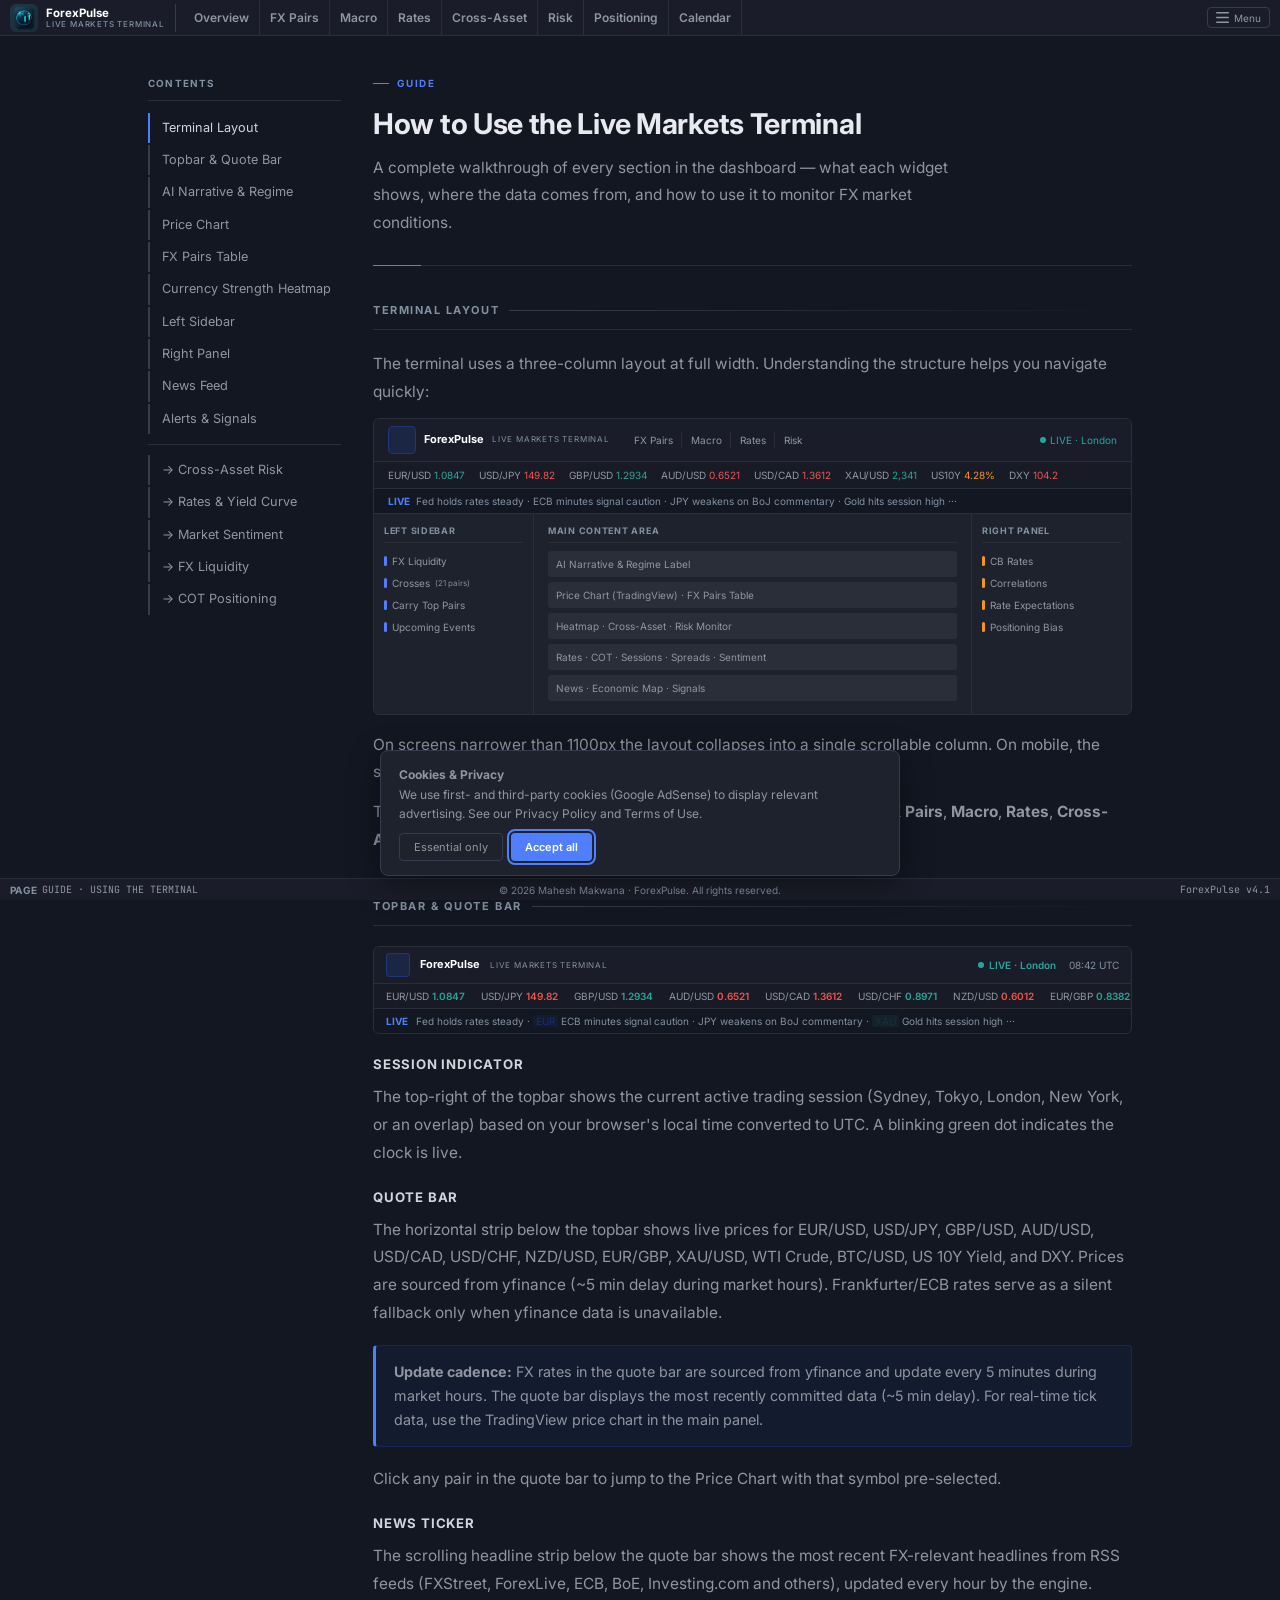
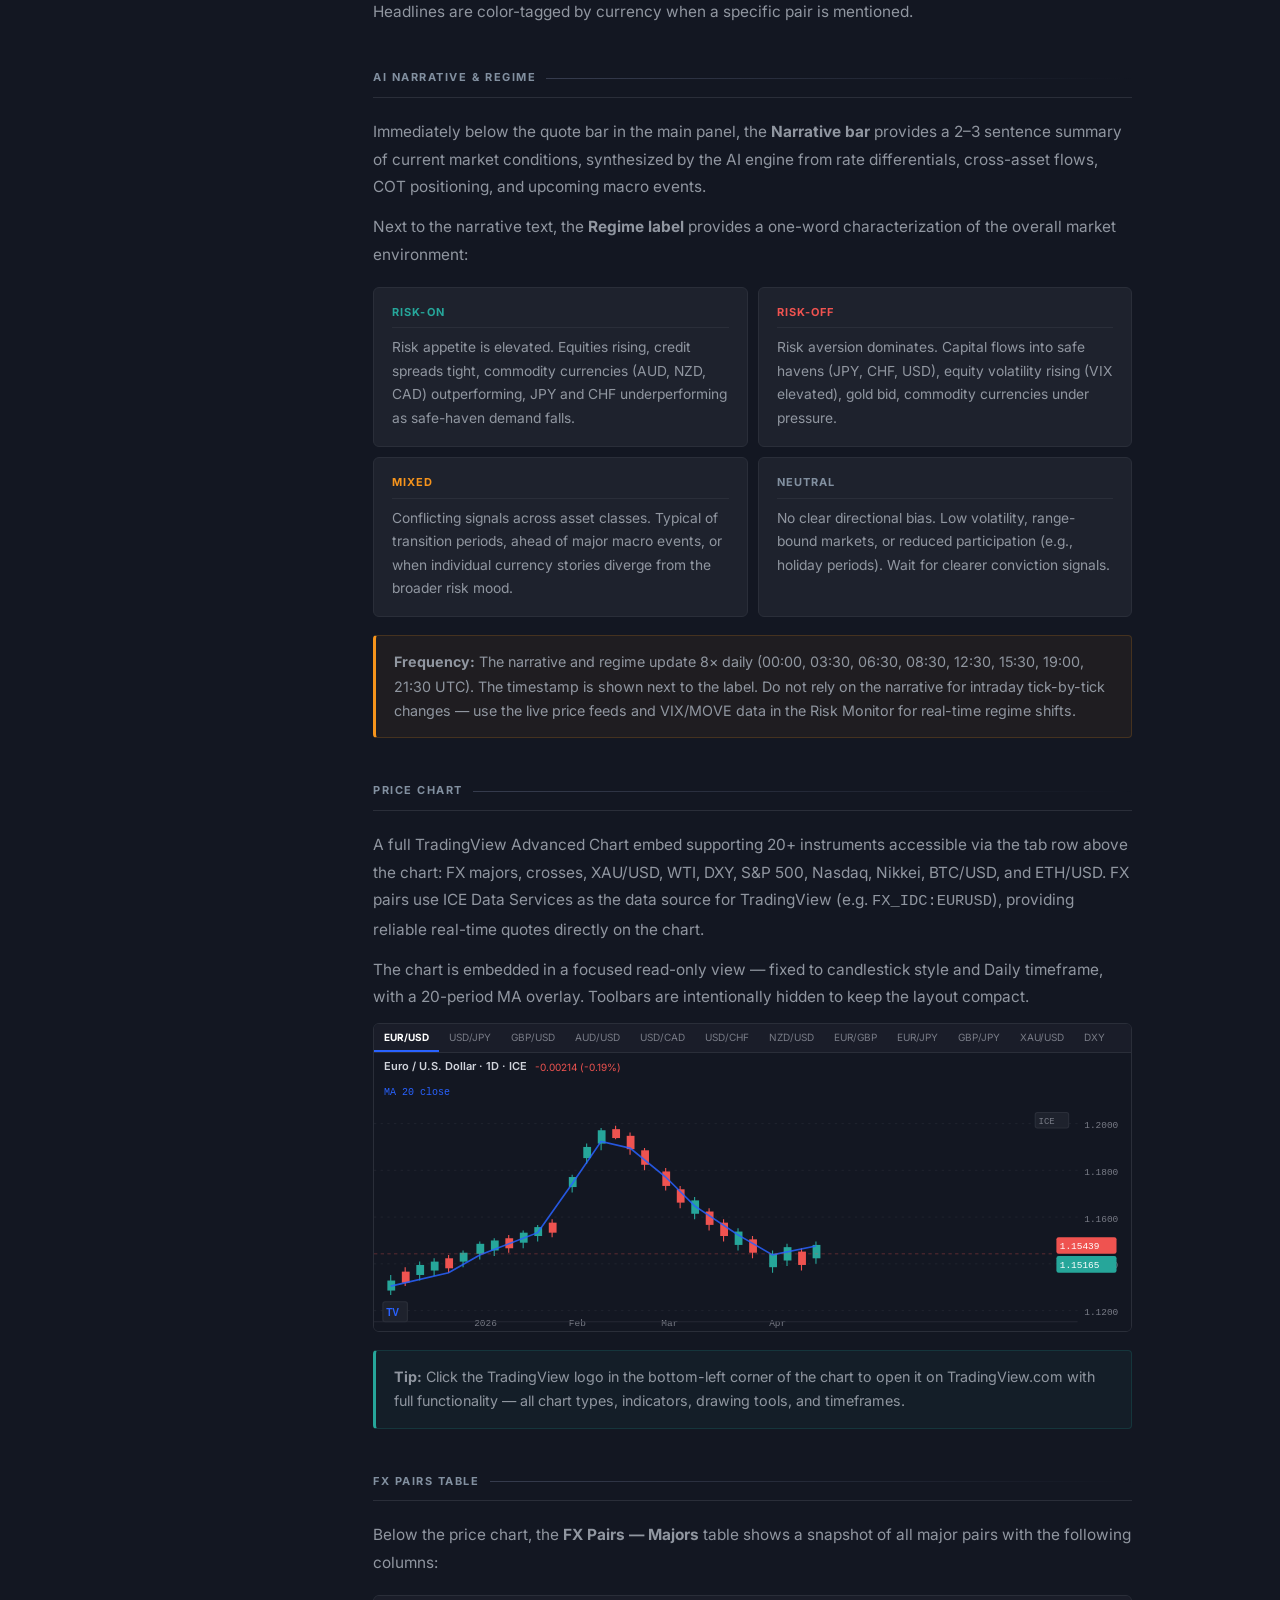
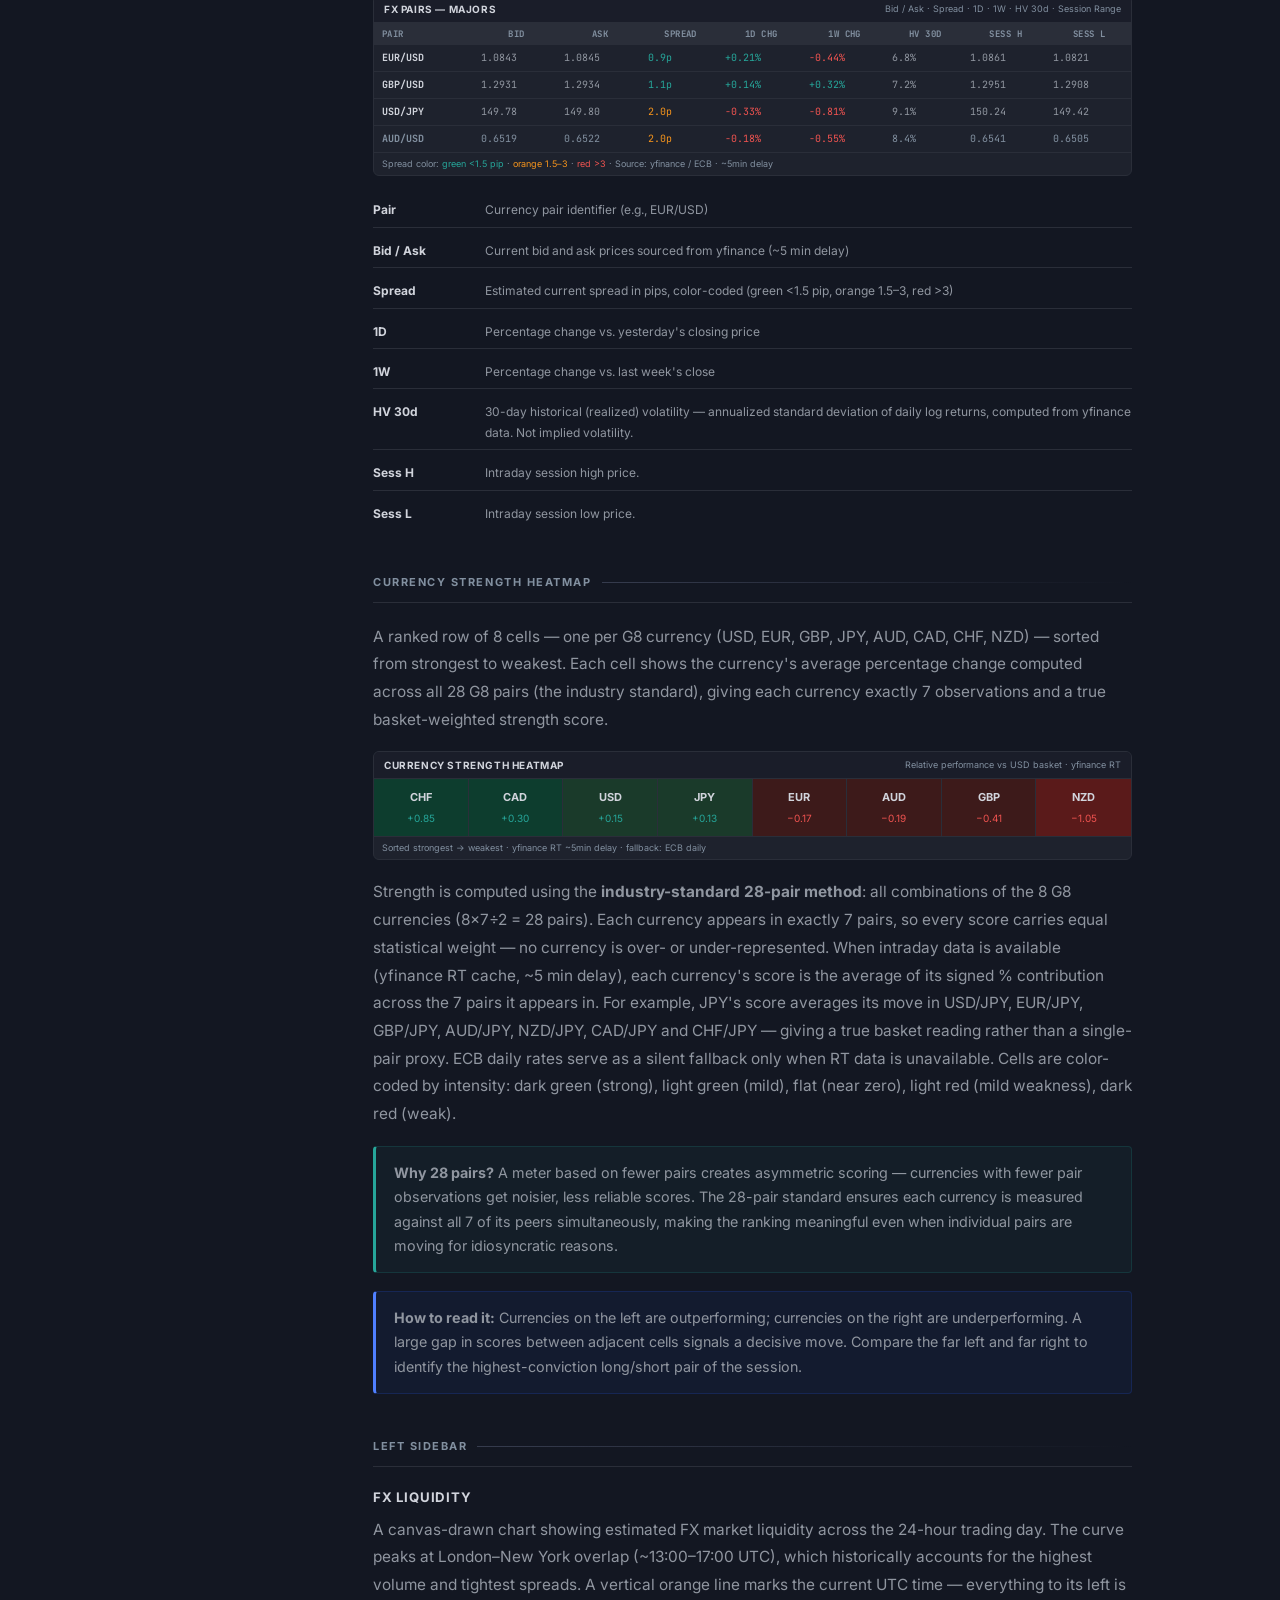
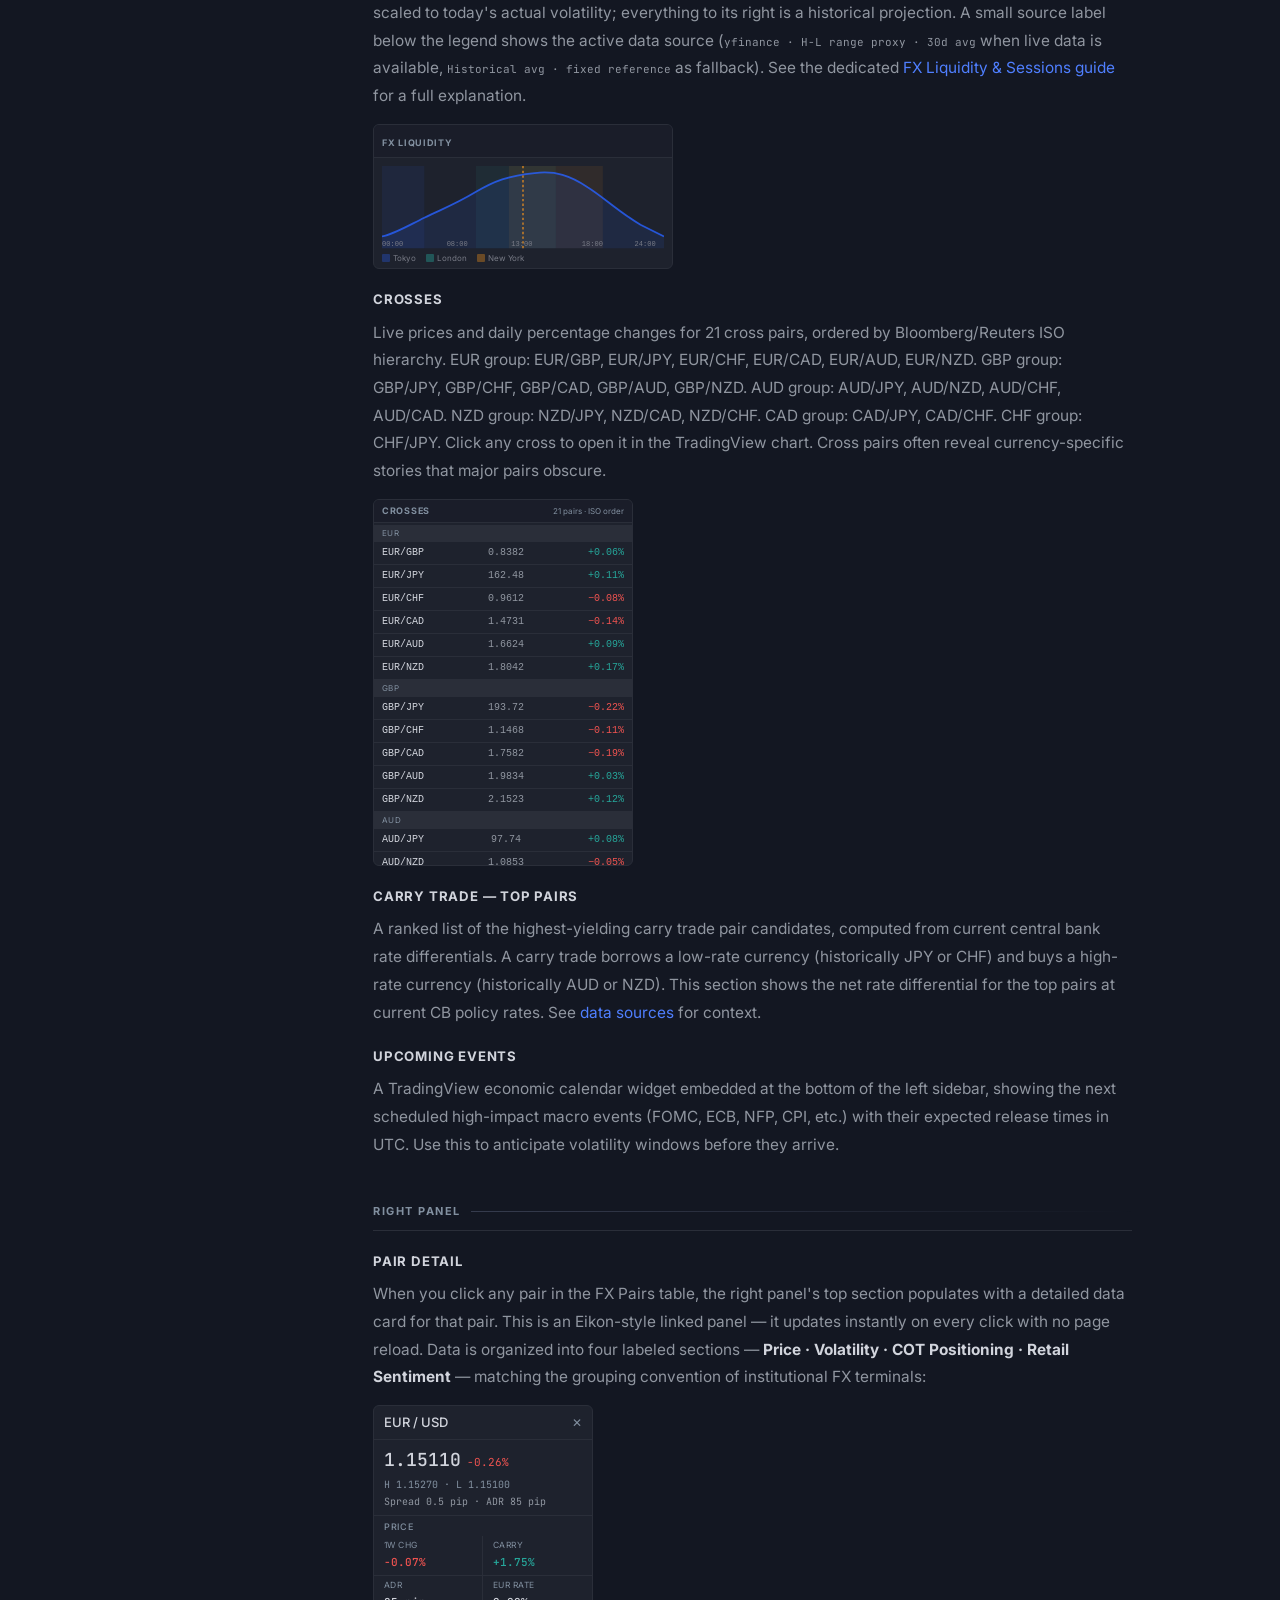
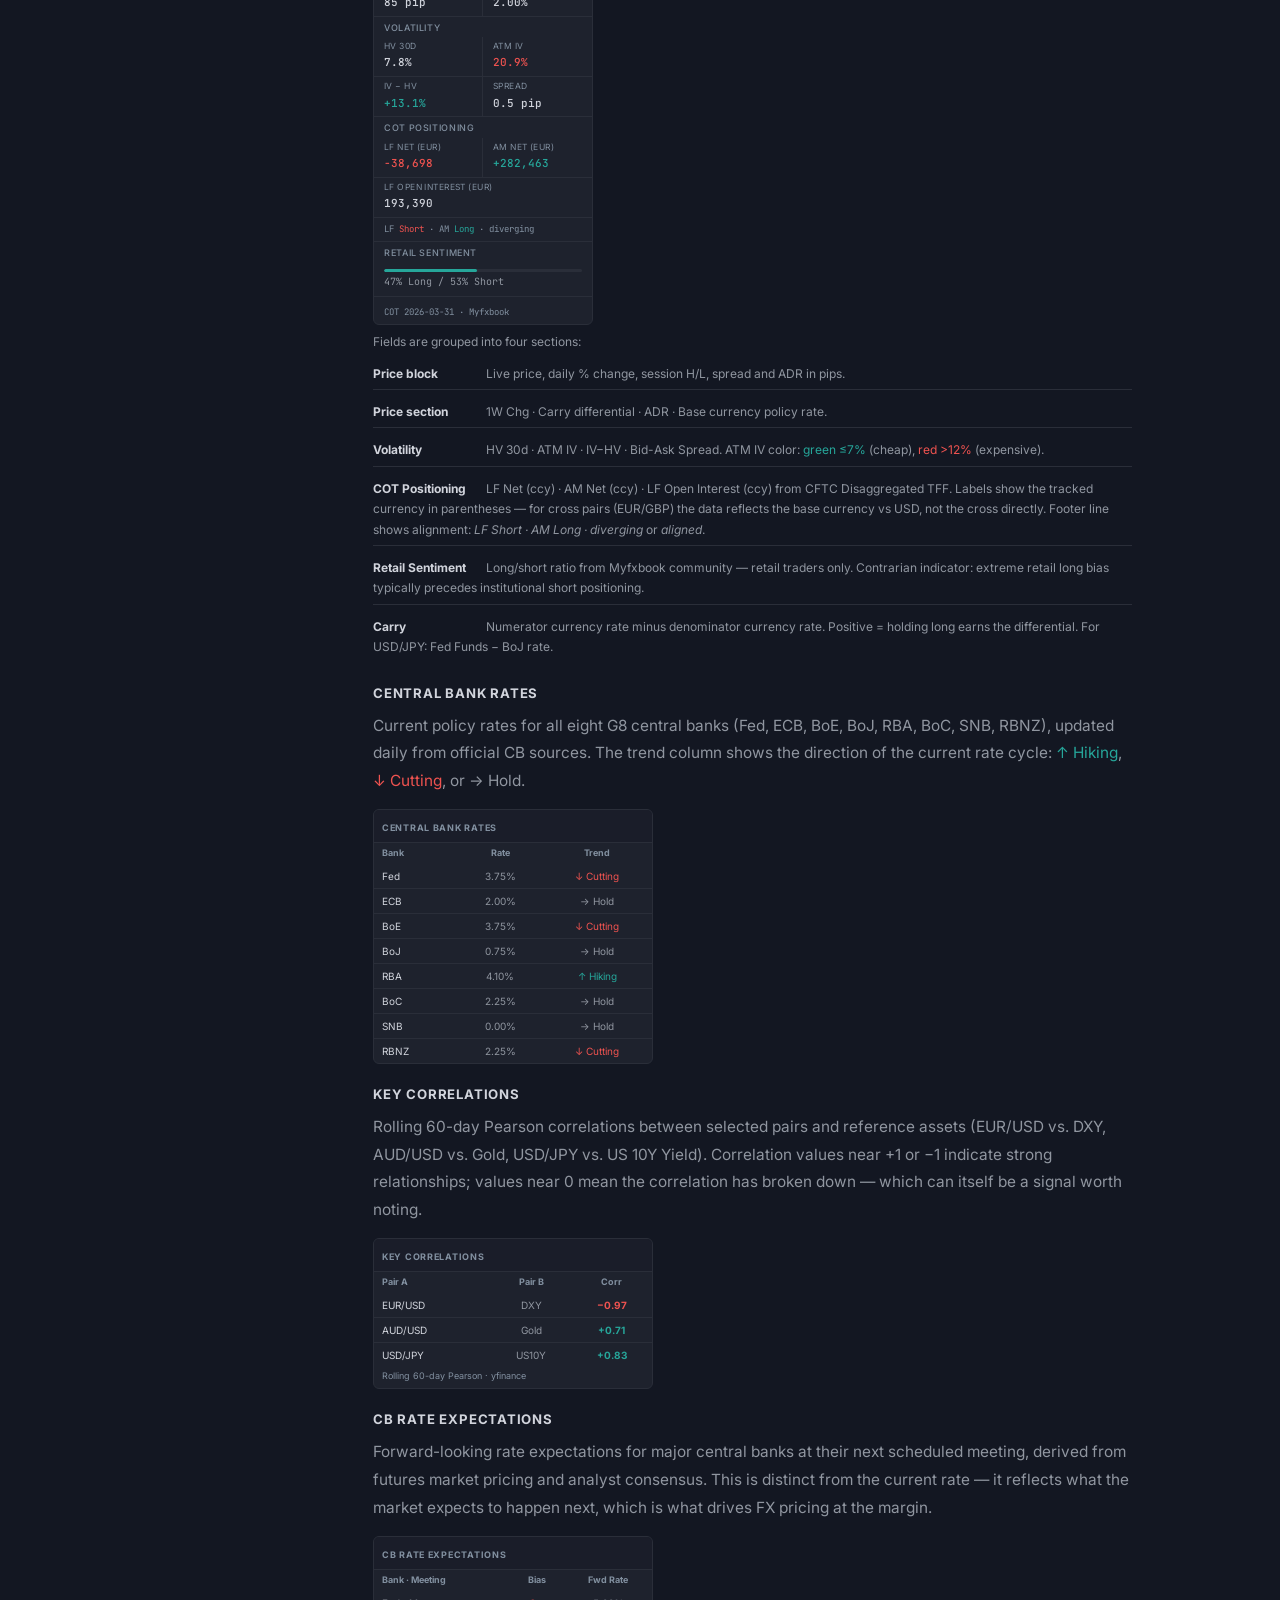
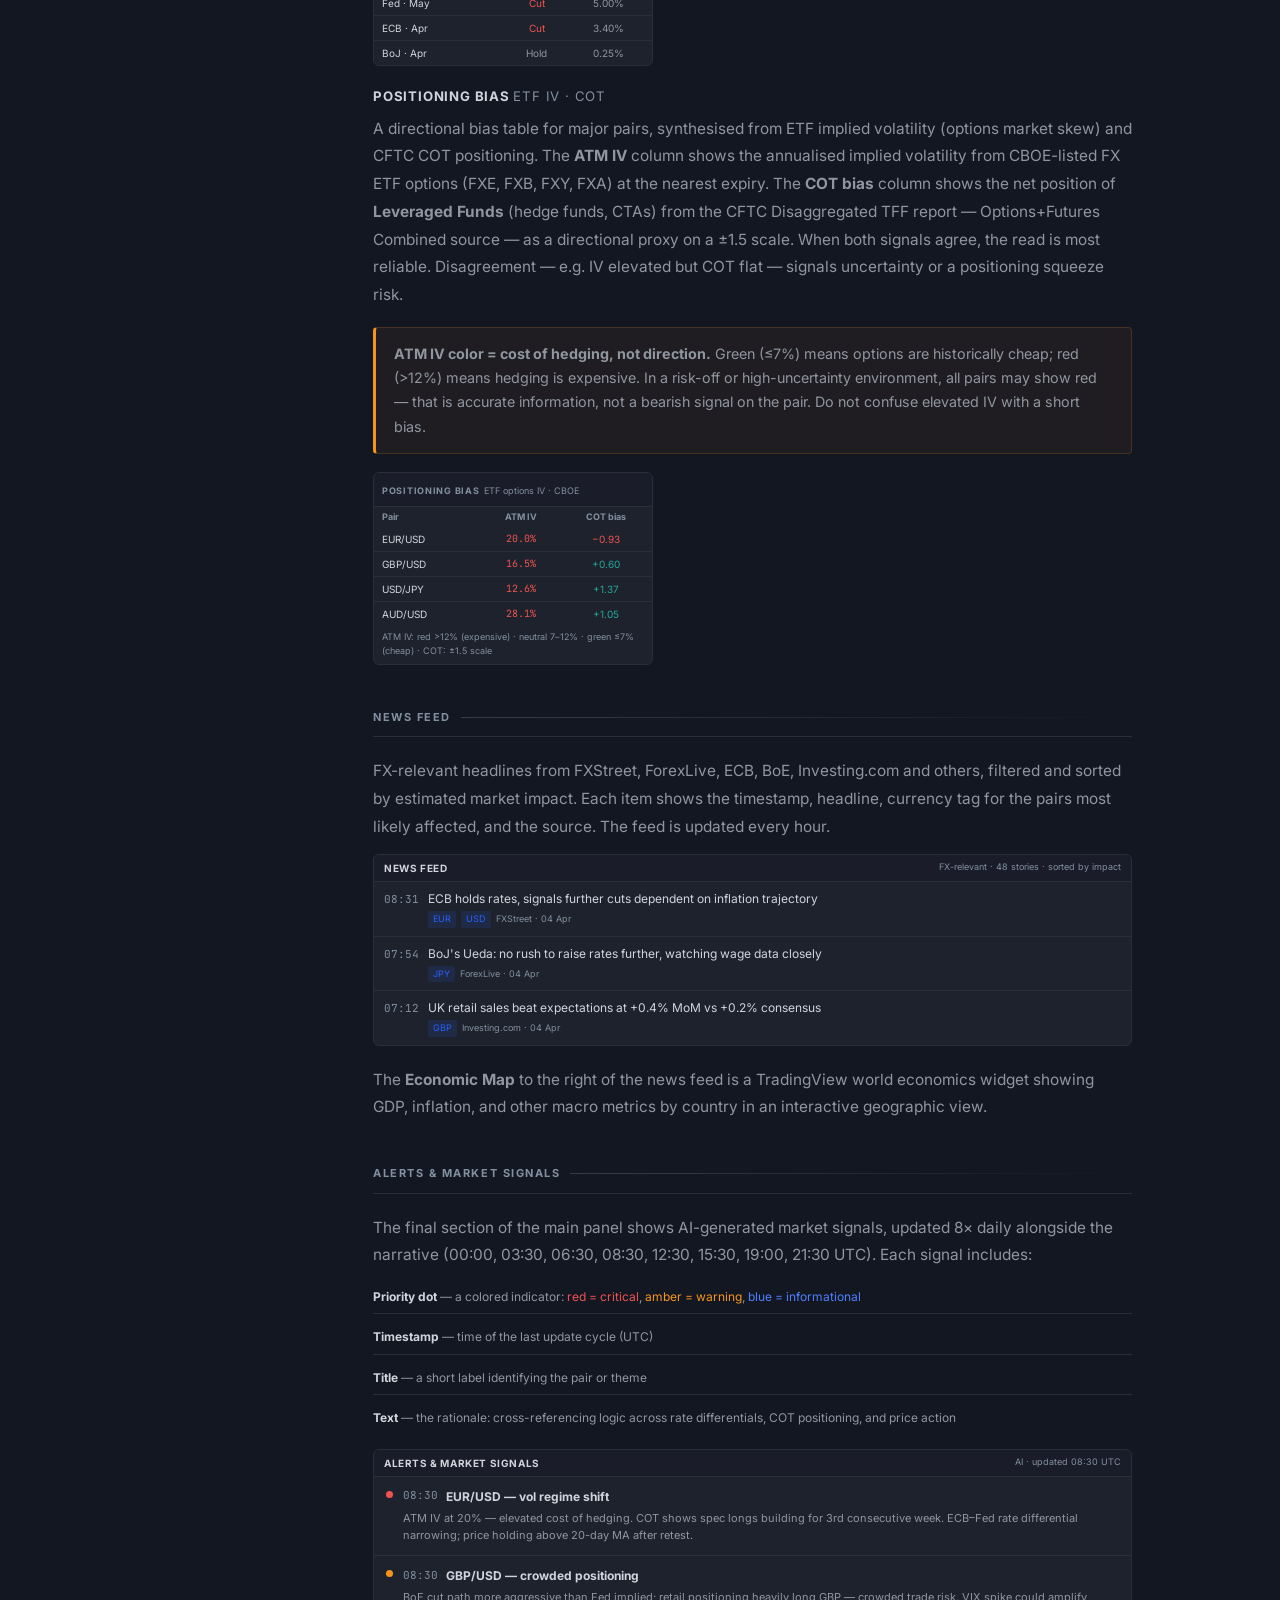
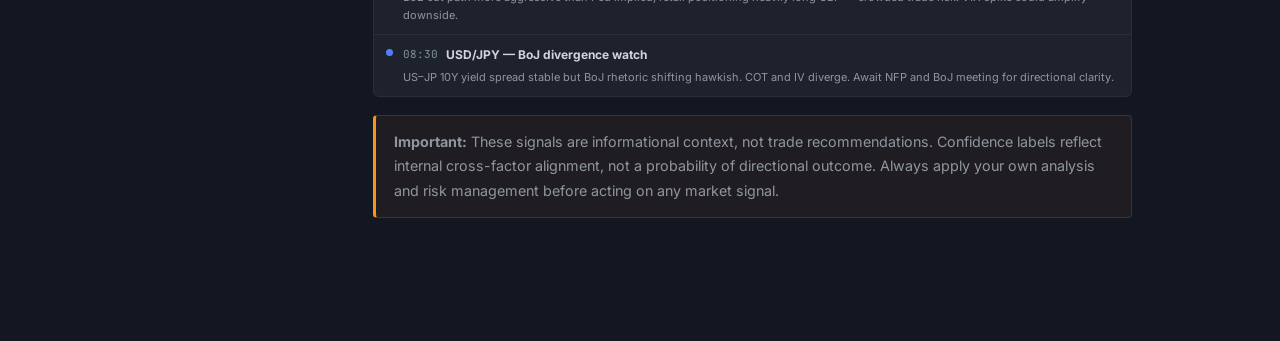
<file: guide-dashboard.html>
<!DOCTYPE html>
<html lang="en">
<head>
<meta charset="UTF-8">
<meta name="viewport" content="width=device-width, initial-scale=1.0">
<title>How to Use the Live Markets Terminal — ForexPulse</title>
<meta name="description" content="A complete guide to the ForexPulse Live Markets Terminal. Learn how to read the quote bar, navigate sections, interpret the AI narrative, and monitor live market conditions.">
<meta name="robots" content="index, follow">
<link rel="canonical" href="https://forexpulse.github.io/guide-dashboard.html">
<meta name="google-adsense-account" content="ca-pub-7977942731354565">
<meta property="og:type" content="website">
<meta property="og:url" content="https://forexpulse.github.io/guide-dashboard.html">
<meta property="og:site_name" content="ForexPulse Live Markets Terminal">
<meta property="og:title" content="How to Use the Live Markets Terminal — ForexPulse">
<meta property="og:description" content="A complete guide to the ForexPulse Live Markets Terminal. Learn how to read the quote bar, navigate sections, interpret the AI narrative, and monitor live market conditions.">
<meta property="og:image" content="https://forexpulse.github.io/og-image.png">
<meta property="og:locale" content="en_US">
<meta name="twitter:card" content="summary_large_image">
<meta name="twitter:title" content="How to Use the Live Markets Terminal — ForexPulse">
<meta name="twitter:image" content="https://forexpulse.github.io/og-image.png">
<meta name="twitter:site" content="@GlobalInvesting">
<link rel="icon" type="image/png" sizes="32x32" href="/favicon-32x32.png">
<link rel="icon" type="image/png" sizes="16x16" href="/favicon-16x16.png">
<link rel="apple-touch-icon" href="/apple-touch-icon.png">
<link rel="preconnect" href="https://fonts.googleapis.com">
<link rel="preconnect" href="https://fonts.gstatic.com" crossorigin>
<link rel="preload" as="style" href="https://fonts.googleapis.com/css2?family=Inter:wght@400;700&family=JetBrains+Mono:wght@400;700&display=swap">
<link href="https://fonts.googleapis.com/css2?family=Inter:wght@300;400;500;600;700&family=JetBrains+Mono:wght@400;500;700&display=swap" rel="stylesheet" media="print" onload="this.media='all'">
<noscript><link href="https://fonts.googleapis.com/css2?family=Inter:wght@300;400;500;600;700&family=JetBrains+Mono:wght@400;500;700&display=swap" rel="stylesheet"></noscript>
<style>

*, *::before, *::after { box-sizing: border-box; margin: 0; padding: 0; }
:root {
  --bg: #131722; --bg2: #1e222d; --bg3: #2a2e39;
  --border: #2a2e39; --border2: #363c4e;
  --text: #d1d4dc; --text2: #9096a0; --text3: #8290a0;
  --up: #26a69a; --down: #ef5350; --blue: #4f7fff; --orange: #f6941c;
  --head-bg: #1a1d29; --accent: #2962ff;
  --font-ui: 'Inter', -apple-system, BlinkMacSystemFont, 'Segoe UI', sans-serif;
  --font-mono: 'JetBrains Mono', 'Courier New', monospace;
}
body { background: var(--bg); color: var(--text); font-family: var(--font-ui); font-size: 15.4px; line-height: 1.6; min-height: 100vh; }
a { color: inherit; text-decoration: none; }
.sr-only { position: absolute; width: 1px; height: 1px; padding: 0; margin: -1px; overflow: hidden; clip: rect(0,0,0,0); white-space: nowrap; border: 0; }
.skip-link { position: absolute; left: -9999px; top: auto; width: 1px; height: 1px; overflow: hidden; }
.skip-link:focus { position: fixed; left: 8px; top: 8px; width: auto; height: auto; padding: 6px 12px; background: var(--blue); color: #fff; font-size: 12px; font-weight: 600; border-radius: 4px; z-index: 9999; outline: 2px solid #fff; }
#gdpr-banner { position: fixed; bottom: 24px; left: 50%; transform: translateX(-50%); background: var(--bg2); border: 1px solid var(--border2); border-radius: 8px; padding: 14px 18px; font-size: 12px; color: var(--text2); z-index: 9000; max-width: 520px; width: calc(100% - 32px); box-shadow: 0 8px 32px rgba(0,0,0,.4); display: flex; flex-direction: column; gap: 10px; }
#gdpr-banner[hidden] { display: none !important; }
.gdpr-btns { display: flex; gap: 8px; }
#gdpr-accept { background: var(--blue); color: #fff; border: none; border-radius: 4px; padding: 6px 14px; font-size: 11px; font-weight: 600; cursor: pointer; font-family: var(--font-ui); }
#gdpr-reject { background: none; color: var(--text2); border: 1px solid var(--border2); border-radius: 4px; padding: 6px 14px; font-size: 11px; cursor: pointer; font-family: var(--font-ui); }
#topbar { background: var(--head-bg); border-bottom: 1px solid var(--border); height: 36px; display: flex; align-items: center; padding: 0 10px; position: sticky; top: 0; z-index: 200; }
#topbar .logo { display: flex; align-items: center; gap: 8px; padding-right: 10px; border-right: 1px solid var(--border2); margin-right: 8px; white-space: nowrap; text-decoration: none; flex-shrink: 0; } #topbar .logo > span { display: flex; flex-direction: column; line-height: 1; }
.logo-text { font-family: var(--font-ui); font-size: 11.5px; font-weight: 700; color: #fff; line-height: 1.1; }
.logo-sub { font-family: var(--font-ui); font-size: 8px; font-weight: 500; color: var(--text3); letter-spacing: .1em; text-transform: uppercase; display: block; margin-top: 1px; }
.top-nav { display: flex; height: 100%; }
.top-nav a { display: flex; align-items: center; padding: 0 10px; font-size: 12px; font-weight: 600; color: var(--text2); border-right: 1px solid var(--border); white-space: nowrap; transition: color .15s, background .15s; text-decoration: none; }
.top-nav a:hover { color: var(--text); background: var(--bg3); }
.topbar-right { margin-left: auto; display: flex; align-items: center; gap: 14px; font-size: 11px; color: var(--text2); }
.site-menu { position: relative; display: flex; align-items: center; }
.site-menu-btn { display: flex; align-items: center; gap: 5px; background: none; border: 1px solid var(--border2); color: var(--text2); font-size: 10px; font-family: var(--font-ui); padding: 3px 8px; border-radius: 4px; cursor: pointer; white-space: nowrap; transition: border-color .15s, color .15s; }
.site-menu-btn:hover { border-color: var(--border); color: var(--text); }
.site-menu-btn:focus-visible, a:focus-visible, button:focus-visible { outline: 2px solid var(--blue); outline-offset: 2px; }
.site-menu-panel { display: none; position: absolute; top: calc(100% + 6px); right: 0; min-width: 210px; background: var(--bg2); border: 1px solid var(--border); border-radius: 6px; padding: 6px 0; z-index: 400; box-shadow: 0 8px 24px rgba(0,0,0,.28); }
.site-menu:hover .site-menu-panel, .site-menu:focus-within .site-menu-panel { display: block; }
.site-menu::after { content: ''; position: absolute; top: 100%; left: -8px; right: -8px; height: 8px; }
.site-menu-panel a { display: block; padding: 5px 14px; color: var(--text2); font-size: 11px; text-decoration: none; white-space: nowrap; transition: background .12s, color .12s; }
.site-menu-panel a:hover { background: var(--bg3); color: var(--text); }
.site-menu-panel a.current { color: #fff; }
.site-menu-divider { height: 1px; background: var(--border); margin: 5px 0; }
.site-menu-section { padding: 3px 14px 2px; font-size: 9px; color: var(--text3); text-transform: uppercase; letter-spacing: .06em; display: block; }
#statusbar { position: fixed; bottom: 0; left: 0; right: 0; height: 22px; background: var(--head-bg); border-top: 1px solid var(--border); display: flex; align-items: center; padding: 0 10px; gap: 16px; font-size: 10px; color: var(--text2); z-index: 200; overflow: hidden; font-family: var(--font-ui); }
.sb-k { color: var(--text3); font-weight: 700; letter-spacing: .04em; }
.sb-v { color: var(--text2); font-family: var(--font-mono); font-size: 10px; }
.footer-copy { font-size: 10px; color: var(--text3); white-space: nowrap; position: absolute; left: 50%; transform: translateX(-50%); pointer-events: none; }
@media (max-width: 900px) {
  #topbar { padding: 0 6px; height: auto; flex-wrap: wrap; align-items: center; }
  #topbar .logo { padding: 6px 8px 6px 0; flex-shrink: 0; order: 1; }
  .topbar-right { margin-left: auto; font-size: 10px; padding: 4px 0; order: 2; flex-shrink: 0; gap: 8px !important; }
  .top-nav { display: flex; overflow-x: auto; overflow-y: hidden; width: 100%; order: 10; border-top: 1px solid var(--border2); height: auto; min-height: 30px; -webkit-overflow-scrolling: touch; scrollbar-width: none; -webkit-mask-image: linear-gradient(to right, black 88%, transparent 100%); mask-image: linear-gradient(to right, black 88%, transparent 100%); }
  .top-nav::-webkit-scrollbar { display: none; }
  .top-nav a { flex-shrink: 0; white-space: nowrap; padding: 6px 12px; font-size: 11px; height: auto; }
}
@media (max-width: 600px) {
  #statusbar { position: relative; height: auto; flex-wrap: wrap; gap: 6px; padding: 6px 8px; }
  .footer-copy { display: none; }
}
@media (max-width: 480px) {
  #topbar { padding: 0 4px; }
  .logo-text { font-size: 10px !important; }
  .logo-sub { display: block; font-size: 7px !important; }
  .topbar-right { font-size: 9px; gap: 6px !important; }
  .top-nav a { padding: 5px 10px; font-size: 10px; }
}

.guide-wrap { display: flex; gap: 32px; max-width: 1040px; margin: 0 auto; padding: 40px 28px 80px; animation: fadeUp .35s ease both; }
@keyframes fadeUp { from { opacity: 0; transform: translateY(10px); } to { opacity: 1; transform: translateY(0); } }

/* ── TOC sidebar ── */
.toc { width: 196px; flex-shrink: 0; }
.toc-inner { position: sticky; top: 52px; }
.toc-head { font-size: 9.9px; font-weight: 700; color: var(--text3); text-transform: uppercase; letter-spacing: .12em; margin-bottom: 12px; padding-bottom: 8px; border-bottom: 1px solid var(--border); }
.toc-item { display: block; padding: 5px 10px 5px 12px; font-size: 12.7px; color: var(--text2); border-left: 2px solid var(--border2); margin-bottom: 2px; transition: color .15s, border-color .15s, background .15s; border-radius: 0 3px 3px 0; }
.toc-item:hover { color: var(--text); border-left-color: var(--border); background: rgba(255,255,255,.03); }
.toc-item.active { color: var(--text); border-left-color: var(--blue); }
.toc-divider { height: 1px; background: var(--border); margin: 10px 0; }
.toc-item.toc-related { font-size: 12.1px; color: var(--text3); }
.toc-item.toc-related:hover { color: var(--text2); }

/* ── Guide content ── */
.guide-content { flex: 1; min-width: 0; }

/* ── Hero ── */
.page-hero { padding-bottom: 28px; margin-bottom: 36px; border-bottom: 1px solid var(--border); position: relative; }
.page-hero::after { content: ""; position: absolute; left: 0; bottom: -1px; width: 48px; height: 1px; background: var(--blue); }
.page-hero-label { font-size: 9.9px; font-weight: 700; letter-spacing: .18em; text-transform: uppercase; color: var(--blue); margin-bottom: 14px; display: flex; align-items: center; gap: 8px; }
.page-hero-label::before { content: ""; display: inline-block; width: 16px; height: 1px; background: var(--blue); }
.page-hero h1 { font-size: 28.6px; font-weight: 700; color: #e8eaf0; line-height: 1.25; margin-bottom: 12px; letter-spacing: -.3px; }
.page-hero p { font-size: 15.4px; color: var(--text2); line-height: 1.8; max-width: 580px; }

/* ── Sections ── */
.guide-section { margin-bottom: 44px; scroll-margin-top: 52px; }
.guide-section h2 { font-size: 11px; font-weight: 700; color: var(--text3); letter-spacing: .14em; text-transform: uppercase; padding-bottom: 10px; margin-bottom: 20px; border-bottom: 1px solid var(--border); display: flex; align-items: center; gap: 10px; }
.guide-section h2::after { content: ""; flex: 1; height: 1px; background: linear-gradient(to right, var(--border2), transparent); }
.guide-section h3 { font-size: 13.2px; font-weight: 700; color: var(--text); margin: 20px 0 8px; text-transform: uppercase; letter-spacing: .06em; }
.guide-section p { color: var(--text2); margin-bottom: 12px; font-size: 15.4px; line-height: 1.8; }
.guide-section p:last-child { margin-bottom: 0; }
.guide-section ul { color: var(--text2); font-size: 15.4px; padding-left: 18px; margin-bottom: 14px; }
.guide-section li { margin-bottom: 7px; line-height: 1.7; }

/* ── Info / warn boxes ── */
.info-box { background: rgba(41,98,255,.06); border: 1px solid rgba(41,98,255,.18); border-left: 3px solid var(--blue); border-radius: 4px; padding: 14px 18px; margin: 18px 0; font-size: 14.3px; color: var(--text2); line-height: 1.7; }
.warn-box { background: rgba(246,148,28,.05); border: 1px solid rgba(246,148,28,.18); border-left: 3px solid var(--orange); border-radius: 4px; padding: 14px 18px; margin: 18px 0; font-size: 14.3px; color: var(--text2); line-height: 1.7; }

/* ── Data tables ── */
.data-table { width: 100%; border-collapse: collapse; border: 1px solid var(--border); border-radius: 6px; overflow: hidden; margin: 16px 0; }
.data-table thead { background: var(--head-bg); }
.data-table th { text-align: left; font-size: 9.9px; font-weight: 700; color: var(--text3); text-transform: uppercase; letter-spacing: .1em; padding: 9px 12px; border-bottom: 1px solid var(--border2); }
.data-table td { padding: 9px 12px; border-bottom: 1px solid var(--border); color: var(--text2); font-size: 14.3px; vertical-align: top; transition: background .12s; }
.data-table tbody tr:hover td { background: var(--bg2); }
.data-table td:first-child { color: var(--text); font-weight: 500; }
.data-table tr:last-child td { border-bottom: none; }

/* ── Tags ── */
.tag { display: inline-block; font-size: 9.9px; font-weight: 700; padding: 2px 7px; border-radius: 3px; letter-spacing: .04em; vertical-align: middle; }
.tag-bull { background: rgba(38,166,154,.12); color: var(--up); border: 1px solid rgba(38,166,154,.2); }
.tag-bear { background: rgba(239,83,80,.10); color: var(--down); border: 1px solid rgba(239,83,80,.2); }
.tag-neut { background: var(--bg3); color: var(--text3); border: 1px solid var(--border2); }

@media (max-width: 768px) { .guide-wrap { flex-direction: column; padding: 24px 16px 48px; } .toc { width: 100%; } .toc-inner { position: static; } }

/* ── Callouts ── */
.callout { background: rgba(41,98,255,.06); border: 1px solid rgba(41,98,255,.18); border-left: 3px solid var(--blue); border-radius: 4px; padding: 14px 18px; margin: 18px 0; font-size: 14.3px; color: var(--text2); line-height: 1.7; }
.callout-orange { background: rgba(246,148,28,.05); border-color: rgba(246,148,28,.18); border-left-color: var(--orange); }
.callout-green  { background: rgba(38,166,154,.05); border-color: rgba(38,166,154,.18); border-left-color: var(--up); }
.callout-red    { background: rgba(239,83,80,.05);  border-color: rgba(239,83,80,.18);  border-left-color: var(--down); }

/* ── Layout visual diagram ── */
.layout-visual { margin-bottom: 20px; }

/* ── Regime grid ── */
.regime-grid { display: grid; grid-template-columns: 1fr 1fr; gap: 10px; margin: 18px 0; }
.regime-card { background: var(--bg2); border: 1px solid var(--border); border-radius: 6px; padding: 16px 18px; transition: border-color .15s; }
.regime-card:hover { border-color: var(--border2); }
.regime-label { font-size: 11px; font-weight: 700; letter-spacing: .1em; text-transform: uppercase; margin-bottom: 8px; padding-bottom: 6px; border-bottom: 1px solid var(--border); }
.regime-label.risk-on  { color: var(--up); }
.regime-label.risk-off { color: var(--down); }
.regime-label.mixed    { color: var(--orange); }
.regime-label.neutral  { color: var(--text3); }
.regime-desc { font-size: 13.8px; color: var(--text2); line-height: 1.7; }
@media (max-width: 600px) { .regime-grid { grid-template-columns: 1fr; } }

</style>
</head>
<body>


<a href="#main" class="skip-link">Skip to main content</a>
<div id="gdpr-banner" role="dialog" aria-modal="true" aria-labelledby="gdpr-title" aria-describedby="gdpr-desc" hidden>
  <span id="gdpr-desc"><strong id="gdpr-title">Cookies &amp; Privacy</strong><br>
    We use first- and third-party cookies (Google AdSense) to display relevant advertising.
    See our <a href="/privacy.html">Privacy Policy</a> and <a href="/terms.html">Terms of Use</a>.</span>
  <div class="gdpr-btns">
    <button id="gdpr-reject" aria-label="Reject non-essential cookies">Essential only</button>
    <button id="gdpr-accept" aria-label="Accept all cookies">Accept all</button>
  </div>
</div>
<script src="assets/gdpr.js" defer></script>

<header id="topbar" role="banner" aria-label="ForexPulse Live Markets Terminal">
  <a class="logo" href="/" title="ForexPulse Live Markets Terminal">
    <img src="apple-touch-icon.png" alt="ForexPulse" width="28" height="28" style="width:28px;height:28px;border-radius:6px;flex-shrink:0;display:block;" fetchpriority="high">
    <span>
      <span class="logo-text">ForexPulse</span>
      <span class="logo-sub">Live Markets Terminal</span>
    </span>
  </a>
  <nav class="top-nav" aria-label="Dashboard sections">
    <a href="/">Overview</a>
    <a href="/#section-fxpairs">FX Pairs</a>
    <a href="/#section-econmap">Macro</a>
    <a href="/#section-cbrates">Rates</a>
    <a href="/#section-crossasset">Cross-Asset</a>
    <a href="/#section-risk">Risk</a>
    <a href="/#section-positioning">Positioning</a>
    <a href="/#section-tvcalendar">Calendar</a>
  </nav>
  <div class="topbar-right">
    <div class="site-menu">
      <button class="site-menu-btn" aria-label="Site menu" aria-expanded="false" aria-controls="site-menu-dropdown">
        <svg width="13" height="13" viewBox="0 0 13 13" fill="none" xmlns="http://www.w3.org/2000/svg">
          <rect y="1" width="13" height="1.5" rx=".75" fill="currentColor"/>
          <rect y="5.75" width="13" height="1.5" rx=".75" fill="currentColor"/>
          <rect y="10.5" width="13" height="1.5" rx=".75" fill="currentColor"/>
        </svg>
        Menu
      </button>
      <div class="site-menu-panel" id="site-menu-dropdown">
        <span class="site-menu-section">Company</span>
        <a href="about.html">About</a>
        <a href="contact.html">Contact</a>
        <a href="terms.html">Terms of Use</a>
        <a href="privacy.html">Privacy Policy</a>
        <div class="site-menu-divider"></div>
        <span class="site-menu-section">Guides</span>
        <a href="guide-dashboard.html" class="current">How to Use the Terminal</a>
        <a href="guide-cross-asset-risk.html">Cross-Asset Risk Monitor</a>
        <a href="guide-rates-yield-curve.html">Rates &amp; Yield Curve</a>
        <a href="guide-market-sentiment.html">Retail FX Positioning</a>
        <a href="guide-fx-liquidity.html">FX Liquidity &amp; Sessions</a>
        <a href="guide-cot.html">COT / CFTC Positioning</a>
      </div>
    </div>
  </div>
</header>

<main id="main">
<div class="guide-wrap">
  <nav class="guide-toc">
    <div class="toc-head">Contents</div>
    <a class="toc-item" href="#layout">Terminal Layout</a>
    <a class="toc-item" href="#topbar-guide">Topbar &amp; Quote Bar</a>
    <a class="toc-item" href="#narrative">AI Narrative &amp; Regime</a>
    <a class="toc-item" href="#price-chart">Price Chart</a>
    <a class="toc-item" href="#fx-pairs">FX Pairs Table</a>
    <a class="toc-item" href="#heatmap">Currency Strength Heatmap</a>
    <a class="toc-item" href="#sidebar">Left Sidebar</a>
    <a class="toc-item" href="#right-panel">Right Panel</a>
    <a class="toc-item" href="#news-feed">News Feed</a>
    <a class="toc-item" href="#alerts">Alerts &amp; Signals</a>
    <div class="toc-divider"></div>
    <a class="toc-item" href="guide-cross-asset-risk.html">→ Cross-Asset Risk</a>
    <a class="toc-item" href="guide-rates-yield-curve.html">→ Rates &amp; Yield Curve</a>
    <a class="toc-item" href="guide-market-sentiment.html">→ Market Sentiment</a>
    <a class="toc-item" href="guide-fx-liquidity.html">→ FX Liquidity</a>
    <a class="toc-item" href="guide-cot.html">→ COT Positioning</a>
  </nav>

  <div class="guide-content">
    <div class="page-hero">
      <div class="page-hero-label">Guide</div>
      <h1>How to Use the Live Markets Terminal</h1>
      <p>A complete walkthrough of every section in the dashboard — what each widget shows, where the data comes from, and how to use it to monitor FX market conditions.</p>
    </div>

    <div class="guide-section" id="layout">
      <h2>Terminal Layout</h2>
      <p>The terminal uses a three-column layout at full width. Understanding the structure helps you navigate quickly:</p>
      <div class="layout-visual" style="background:var(--bg2);border:1px solid var(--border);border-radius:6px;overflow:hidden;margin-bottom:16px;">
  <!-- Topbar row -->
  <div style="background:#1a1d29;border-bottom:1px solid var(--border);padding:7px 14px;display:flex;align-items:center;gap:8px;">
    <div style="width:28px;height:28px;background:#2962ff22;border:1px solid #2962ff44;border-radius:5px;flex-shrink:0;"></div>
    <span style="font-size:11px;font-weight:700;color:#fff;">ForexPulse</span>
    <span style="font-size:8px;color:var(--text3);text-transform:uppercase;letter-spacing:.1em;">Live Markets Terminal</span>
    <div style="display:flex;gap:1px;margin-left:8px;">
      <span style="font-size:10px;color:var(--text2);padding:0 8px;border-right:1px solid var(--border);">FX Pairs</span>
      <span style="font-size:10px;color:var(--text2);padding:0 8px;border-right:1px solid var(--border);">Macro</span>
      <span style="font-size:10px;color:var(--text2);padding:0 8px;border-right:1px solid var(--border);">Rates</span>
      <span style="font-size:10px;color:var(--text2);padding:0 8px;">Risk</span>
    </div>
    <div style="margin-left:auto;font-size:10px;color:var(--up);display:flex;align-items:center;gap:4px;">
      <span style="width:6px;height:6px;background:var(--up);border-radius:50%;display:inline-block;"></span>LIVE · London
    </div>
  </div>
  <!-- Quote bar -->
  <div style="background:#181b26;border-bottom:1px solid var(--border);padding:5px 14px;display:flex;gap:14px;overflow:hidden;">
    <span style="font-size:10px;color:var(--text2);">EUR/USD <span style="color:#26a69a;">1.0847</span></span>
    <span style="font-size:10px;color:var(--text2);">USD/JPY <span style="color:#ef5350;">149.82</span></span>
    <span style="font-size:10px;color:var(--text2);">GBP/USD <span style="color:#26a69a;">1.2934</span></span>
    <span style="font-size:10px;color:var(--text2);">AUD/USD <span style="color:#ef5350;">0.6521</span></span>
    <span style="font-size:10px;color:var(--text2);">USD/CAD <span style="color:#ef5350;">1.3612</span></span>
    <span style="font-size:10px;color:var(--text2);">XAU/USD <span style="color:#26a69a;">2,341</span></span>
    <span style="font-size:10px;color:var(--text2);">US10Y <span style="color:#f6941c;">4.28%</span></span>
    <span style="font-size:10px;color:var(--text2);">DXY <span style="color:#ef5350;">104.2</span></span>
  </div>
  <!-- News ticker -->
  <div style="background:#131722;border-bottom:1px solid var(--border);padding:4px 14px;font-size:10px;color:var(--text3);">
    <span style="color:var(--blue);font-weight:700;margin-right:6px;">LIVE</span>Fed holds rates steady · ECB minutes signal caution · JPY weakens on BoJ commentary · Gold hits session high ···
  </div>
  <!-- Three column layout -->
  <div style="display:grid;grid-template-columns:160px 1fr 160px;min-height:200px;">
    <!-- Left sidebar -->
    <div style="border-right:1px solid var(--border);padding:10px 10px;">
      <div style="font-size:9px;font-weight:700;color:var(--text3);text-transform:uppercase;letter-spacing:.08em;margin-bottom:8px;padding-bottom:4px;border-bottom:1px solid var(--border);">Left Sidebar</div>
      <div style="font-size:10px;color:var(--text2);line-height:2;display:flex;flex-direction:column;gap:2px;">
        <span style="display:flex;align-items:center;gap:5px;"><span style="width:3px;height:10px;background:var(--blue);border-radius:2px;display:inline-block;"></span>FX Liquidity</span>
        <span style="display:flex;align-items:center;gap:5px;"><span style="width:3px;height:10px;background:var(--blue);border-radius:2px;display:inline-block;"></span>Crosses <span style="font-size:8px;color:var(--text3);">(21 pairs)</span></span>
        <span style="display:flex;align-items:center;gap:5px;"><span style="width:3px;height:10px;background:var(--blue);border-radius:2px;display:inline-block;"></span>Carry Top Pairs</span>
        <span style="display:flex;align-items:center;gap:5px;"><span style="width:3px;height:10px;background:var(--blue);border-radius:2px;display:inline-block;"></span>Upcoming Events</span>
      </div>
    </div>
    <!-- Main content -->
    <div style="padding:10px 14px;">
      <div style="font-size:9px;font-weight:700;color:var(--text3);text-transform:uppercase;letter-spacing:.08em;margin-bottom:8px;padding-bottom:4px;border-bottom:1px solid var(--border);">Main Content Area</div>
      <div style="display:flex;flex-direction:column;gap:5px;">
        <div style="background:var(--bg3);border-radius:3px;padding:5px 8px;font-size:10px;color:var(--text2);">AI Narrative &amp; Regime Label</div>
        <div style="background:var(--bg3);border-radius:3px;padding:5px 8px;font-size:10px;color:var(--text2);">Price Chart (TradingView) · FX Pairs Table</div>
        <div style="background:var(--bg3);border-radius:3px;padding:5px 8px;font-size:10px;color:var(--text2);">Heatmap · Cross-Asset · Risk Monitor</div>
        <div style="background:var(--bg3);border-radius:3px;padding:5px 8px;font-size:10px;color:var(--text2);">Rates · COT · Sessions · Spreads · Sentiment</div>
        <div style="background:var(--bg3);border-radius:3px;padding:5px 8px;font-size:10px;color:var(--text2);">News · Economic Map · Signals</div>
      </div>
    </div>
    <!-- Right panel -->
    <div style="border-left:1px solid var(--border);padding:10px 10px;">
      <div style="font-size:9px;font-weight:700;color:var(--text3);text-transform:uppercase;letter-spacing:.08em;margin-bottom:8px;padding-bottom:4px;border-bottom:1px solid var(--border);">Right Panel</div>
      <div style="font-size:10px;color:var(--text2);line-height:2;display:flex;flex-direction:column;gap:2px;">
        <span style="display:flex;align-items:center;gap:5px;"><span style="width:3px;height:10px;background:var(--orange);border-radius:2px;display:inline-block;"></span>CB Rates</span>
        <span style="display:flex;align-items:center;gap:5px;"><span style="width:3px;height:10px;background:var(--orange);border-radius:2px;display:inline-block;"></span>Correlations</span>
        <span style="display:flex;align-items:center;gap:5px;"><span style="width:3px;height:10px;background:var(--orange);border-radius:2px;display:inline-block;"></span>Rate Expectations</span>
        <span style="display:flex;align-items:center;gap:5px;"><span style="width:3px;height:10px;background:var(--orange);border-radius:2px;display:inline-block;"></span>Positioning Bias</span>
      </div>
    </div>
  </div>
</div>
      <p>On screens narrower than 1100px the layout collapses into a single scrollable column. On mobile, the sidebar and right panel fold into the main flow.</p>
      <p>The sticky topbar navigation links jump you directly to major sections: <strong>FX Pairs</strong>, <strong>Macro</strong>, <strong>Rates</strong>, <strong>Cross-Asset</strong>, <strong>Risk</strong>, <strong>Positioning</strong>, and <strong>Calendar</strong>.</p>
    </div>

    <div class="guide-section" id="topbar-guide">
      <h2>Topbar &amp; Quote Bar</h2>
      <!-- MOCK: Topbar + Quote bar + Ticker -->
      <div style="background:var(--bg2);border:1px solid var(--border);border-radius:6px;overflow:hidden;margin-bottom:20px;">
        <!-- Topbar -->
        <div style="background:#1a1d29;border-bottom:1px solid var(--border);padding:6px 12px;display:flex;align-items:center;gap:10px;">
          <div style="width:24px;height:24px;background:#2962ff22;border:1px solid #2962ff44;border-radius:4px;flex-shrink:0;"></div>
          <span style="font-size:11px;font-weight:700;color:#fff;">ForexPulse</span>
          <span style="font-size:8px;color:var(--text3);text-transform:uppercase;letter-spacing:.1em;">Live Markets Terminal</span>
          <div style="margin-left:auto;display:flex;align-items:center;gap:5px;">
            <span style="width:6px;height:6px;background:var(--up);border-radius:50%;display:inline-block;"></span>
            <span style="font-size:10px;color:var(--up);font-weight:600;">LIVE · London</span>
            <span style="font-size:10px;color:var(--text3);margin-left:8px;">08:42 UTC</span>
          </div>
        </div>
        <!-- Quote bar -->
        <div style="background:#181b26;border-bottom:1px solid var(--border);padding:4px 12px;display:flex;gap:16px;overflow:hidden;flex-wrap:nowrap;">
          <span style="font-size:10px;color:var(--text2);white-space:nowrap;">EUR/USD <span style="color:#26a69a;font-weight:600;">1.0847</span></span>
          <span style="font-size:10px;color:var(--text2);white-space:nowrap;">USD/JPY <span style="color:#ef5350;font-weight:600;">149.82</span></span>
          <span style="font-size:10px;color:var(--text2);white-space:nowrap;">GBP/USD <span style="color:#26a69a;font-weight:600;">1.2934</span></span>
          <span style="font-size:10px;color:var(--text2);white-space:nowrap;">AUD/USD <span style="color:#ef5350;font-weight:600;">0.6521</span></span>
          <span style="font-size:10px;color:var(--text2);white-space:nowrap;">USD/CAD <span style="color:#ef5350;font-weight:600;">1.3612</span></span>
          <span style="font-size:10px;color:var(--text2);white-space:nowrap;">USD/CHF <span style="color:#26a69a;font-weight:600;">0.8971</span></span>
          <span style="font-size:10px;color:var(--text2);white-space:nowrap;">NZD/USD <span style="color:#ef5350;font-weight:600;">0.6012</span></span>
          <span style="font-size:10px;color:var(--text2);white-space:nowrap;">EUR/GBP <span style="color:#26a69a;font-weight:600;">0.8382</span></span>
          <span style="font-size:10px;color:var(--text2);white-space:nowrap;">XAU/USD <span style="color:#26a69a;font-weight:600;">2,341</span></span>
          <span style="font-size:10px;color:var(--text2);white-space:nowrap;">WTI <span style="color:#ef5350;font-weight:600;">78.40</span></span>
          <span style="font-size:10px;color:var(--text2);white-space:nowrap;">BTC/USD <span style="color:#26a69a;font-weight:600;">67,420</span></span>
          <span style="font-size:10px;color:var(--text2);white-space:nowrap;">US10Y <span style="color:#f6941c;font-weight:600;">4.28%</span></span>
          <span style="font-size:10px;color:var(--text2);white-space:nowrap;">DXY <span style="color:#ef5350;font-weight:600;">104.2</span></span>
        </div>
        <!-- News ticker -->
        <div style="background:#131722;padding:4px 12px;font-size:10px;color:var(--text3);display:flex;gap:8px;overflow:hidden;">
          <span style="color:var(--blue);font-weight:700;flex-shrink:0;">LIVE</span>
          <span style="overflow:hidden;white-space:nowrap;text-overflow:ellipsis;">Fed holds rates steady · <span style="color:#2962ff44;background:#2962ff11;padding:0 3px;border-radius:2px;">EUR</span> ECB minutes signal caution · JPY weakens on BoJ commentary · <span style="color:#26a69a22;background:#26a69a11;padding:0 3px;border-radius:2px;">XAU</span> Gold hits session high ···</span>
        </div>
      </div>
      <h3>Session indicator</h3>
      <p>The top-right of the topbar shows the current active trading session (Sydney, Tokyo, London, New York, or an overlap) based on your browser's local time converted to UTC. A blinking green dot indicates the clock is live.</p>
      <h3>Quote bar</h3>
      <p>The horizontal strip below the topbar shows live prices for EUR/USD, USD/JPY, GBP/USD, AUD/USD, USD/CAD, USD/CHF, NZD/USD, EUR/GBP, XAU/USD, WTI Crude, BTC/USD, US 10Y Yield, and DXY. Prices are sourced from yfinance (~5 min delay during market hours). Frankfurter/ECB rates serve as a silent fallback only when yfinance data is unavailable.</p>
      <div class="callout">
        <strong>Update cadence:</strong> FX rates in the quote bar are sourced from yfinance and update every 5 minutes during market hours. The quote bar displays the most recently committed data (~5 min delay). For real-time tick data, use the TradingView price chart in the main panel.
      </div>
      <p>Click any pair in the quote bar to jump to the Price Chart with that symbol pre-selected.</p>
      <h3>News ticker</h3>
      <p>The scrolling headline strip below the quote bar shows the most recent FX-relevant headlines from RSS feeds (FXStreet, ForexLive, ECB, BoE, Investing.com and others), updated every hour by the engine. Headlines are color-tagged by currency when a specific pair is mentioned.</p>
    </div>

    <div class="guide-section" id="narrative">
      <h2>AI Narrative &amp; Regime</h2>
      <p>Immediately below the quote bar in the main panel, the <strong>Narrative bar</strong> provides a 2–3 sentence summary of current market conditions, synthesized by the AI engine from rate differentials, cross-asset flows, COT positioning, and upcoming macro events.</p>
      <p>Next to the narrative text, the <strong>Regime label</strong> provides a one-word characterization of the overall market environment:</p>
      <div class="regime-grid">
        <div class="regime-card">
          <div class="regime-label risk-on">RISK-ON</div>
          <div class="regime-desc">Risk appetite is elevated. Equities rising, credit spreads tight, commodity currencies (AUD, NZD, CAD) outperforming, JPY and CHF underperforming as safe-haven demand falls.</div>
        </div>
        <div class="regime-card">
          <div class="regime-label risk-off">RISK-OFF</div>
          <div class="regime-desc">Risk aversion dominates. Capital flows into safe havens (JPY, CHF, USD), equity volatility rising (VIX elevated), gold bid, commodity currencies under pressure.</div>
        </div>
        <div class="regime-card">
          <div class="regime-label mixed">MIXED</div>
          <div class="regime-desc">Conflicting signals across asset classes. Typical of transition periods, ahead of major macro events, or when individual currency stories diverge from the broader risk mood.</div>
        </div>
        <div class="regime-card">
          <div class="regime-label neutral">NEUTRAL</div>
          <div class="regime-desc">No clear directional bias. Low volatility, range-bound markets, or reduced participation (e.g., holiday periods). Wait for clearer conviction signals.</div>
        </div>
      </div>
      <div class="callout callout-orange">
        <strong>Frequency:</strong> The narrative and regime update 8× daily (00:00, 03:30, 06:30, 08:30, 12:30, 15:30, 19:00, 21:30 UTC). The timestamp is shown next to the label. Do not rely on the narrative for intraday tick-by-tick changes — use the live price feeds and VIX/MOVE data in the Risk Monitor for real-time regime shifts.
      </div>
    </div>

    <div class="guide-section" id="price-chart">
      <h2>Price Chart</h2>
      <p>A full TradingView Advanced Chart embed supporting 20+ instruments accessible via the tab row above the chart: FX majors, crosses, XAU/USD, WTI, DXY, S&amp;P 500, Nasdaq, Nikkei, BTC/USD, and ETH/USD. FX pairs use ICE Data Services as the data source for TradingView (e.g. <code>FX_IDC:EURUSD</code>), providing reliable real-time quotes directly on the chart.</p>
      <p>The chart is embedded in a focused read-only view — fixed to candlestick style and Daily timeframe, with a 20-period MA overlay. Toolbars are intentionally hidden to keep the layout compact.</p>
      <!-- MOCK: Price chart widget — mirrors actual TradingView embed (ICE source, EUR/USD 1D) -->
      <div style="background:#131722;border:1px solid var(--border);border-radius:6px;overflow:hidden;margin-bottom:18px;">
        <!-- Tab row -->
        <div style="background:#1a1d29;border-bottom:1px solid #2a2e39;display:flex;gap:0;overflow-x:auto;scrollbar-width:none;">
          <div style="padding:5px 10px;font-size:10px;font-weight:700;color:#fff;border-bottom:2px solid #2962ff;white-space:nowrap;cursor:pointer;">EUR/USD</div>
          <div style="padding:5px 10px;font-size:10px;color:#787b86;white-space:nowrap;cursor:pointer;">USD/JPY</div>
          <div style="padding:5px 10px;font-size:10px;color:#787b86;white-space:nowrap;cursor:pointer;">GBP/USD</div>
          <div style="padding:5px 10px;font-size:10px;color:#787b86;white-space:nowrap;cursor:pointer;">AUD/USD</div>
          <div style="padding:5px 10px;font-size:10px;color:#787b86;white-space:nowrap;cursor:pointer;">USD/CAD</div>
          <div style="padding:5px 10px;font-size:10px;color:#787b86;white-space:nowrap;cursor:pointer;">USD/CHF</div>
          <div style="padding:5px 10px;font-size:10px;color:#787b86;white-space:nowrap;cursor:pointer;">NZD/USD</div>
          <div style="padding:5px 10px;font-size:10px;color:#787b86;white-space:nowrap;cursor:pointer;">EUR/GBP</div>
          <div style="padding:5px 10px;font-size:10px;color:#787b86;white-space:nowrap;cursor:pointer;">EUR/JPY</div>
          <div style="padding:5px 10px;font-size:10px;color:#787b86;white-space:nowrap;cursor:pointer;">GBP/JPY</div>
          <div style="padding:5px 10px;font-size:10px;color:#787b86;white-space:nowrap;cursor:pointer;">XAU/USD</div>
          <div style="padding:5px 10px;font-size:10px;color:#787b86;white-space:nowrap;cursor:pointer;">DXY</div>
        </div>
        <!-- Chart area — realistic TradingView-style with y-axis, peak in Feb, decline to Apr -->
        <div style="position:relative;background:#131722;">
          <!-- Symbol/source info bar -->
          <div style="padding:5px 10px 0;display:flex;align-items:center;gap:8px;">
            <span style="font-size:11px;font-weight:600;color:#d1d4dc;">Euro / U.S. Dollar · 1D · ICE</span>
            <span style="font-size:10px;color:#ef5350;">-0.00214 (-0.19%)</span>
          </div>
          <div style="padding:2px 10px 6px;">
            <span style="font-size:10px;color:#2962ff;font-family:monospace;">MA 20  close</span>
          </div>
          <!-- Main chart SVG -->
          <svg viewBox="0 0 680 200" xmlns="http://www.w3.org/2000/svg" style="width:100%;display:block;">
            <!-- Y-axis price labels -->
            <text x="638" y="18" fill="#787b86" font-size="8.5" font-family="monospace">1.2000</text>
            <text x="638" y="60" fill="#787b86" font-size="8.5" font-family="monospace">1.1800</text>
            <text x="638" y="102" fill="#787b86" font-size="8.5" font-family="monospace">1.1600</text>
            <text x="638" y="144" fill="#787b86" font-size="8.5" font-family="monospace">1.1400</text>
            <text x="638" y="186" fill="#787b86" font-size="8.5" font-family="monospace">1.1200</text>
            <!-- Y-axis grid lines -->
            <line x1="0" y1="14" x2="632" y2="14" stroke="#2a2e39" stroke-width="0.5" stroke-dasharray="2,4"/>
            <line x1="0" y1="56" x2="632" y2="56" stroke="#2a2e39" stroke-width="0.5" stroke-dasharray="2,4"/>
            <line x1="0" y1="98" x2="632" y2="98" stroke="#2a2e39" stroke-width="0.5" stroke-dasharray="2,4"/>
            <line x1="0" y1="140" x2="632" y2="140" stroke="#2a2e39" stroke-width="0.5" stroke-dasharray="2,4"/>
            <line x1="0" y1="182" x2="632" y2="182" stroke="#2a2e39" stroke-width="0.5" stroke-dasharray="2,4"/>
            <!-- Dec candles: rising from ~1.142 → ~1.152 (y≈155→125) -->
            <line x1="15" y1="150" x2="15" y2="168" stroke="#26a69a" stroke-width="1"/><rect x="12" y="155" width="7" height="9" fill="#26a69a"/>
            <line x1="28" y1="143" x2="28" y2="160" stroke="#ef5350" stroke-width="1"/><rect x="25" y="147" width="7" height="10" fill="#ef5350"/>
            <line x1="41" y1="138" x2="41" y2="155" stroke="#26a69a" stroke-width="1"/><rect x="38" y="141" width="7" height="9" fill="#26a69a"/>
            <line x1="54" y1="135" x2="54" y2="151" stroke="#26a69a" stroke-width="1"/><rect x="51" y="138" width="7" height="8" fill="#26a69a"/>
            <line x1="67" y1="132" x2="67" y2="148" stroke="#ef5350" stroke-width="1"/><rect x="64" y="135" width="7" height="9" fill="#ef5350"/>
            <line x1="80" y1="128" x2="80" y2="143" stroke="#26a69a" stroke-width="1"/><rect x="77" y="130" width="7" height="8" fill="#26a69a"/>
            <!-- 2026 label -->
            <text x="90" y="196" fill="#787b86" font-size="8.5" font-family="monospace">2026</text>
            <!-- Jan candles: ~1.152→1.165 (y≈125→95) -->
            <line x1="95" y1="120" x2="95" y2="136" stroke="#26a69a" stroke-width="1"/><rect x="92" y="122" width="7" height="9" fill="#26a69a"/>
            <line x1="108" y1="117" x2="108" y2="133" stroke="#26a69a" stroke-width="1"/><rect x="105" y="119" width="7" height="9" fill="#26a69a"/>
            <line x1="121" y1="114" x2="121" y2="130" stroke="#ef5350" stroke-width="1"/><rect x="118" y="117" width="7" height="9" fill="#ef5350"/>
            <line x1="134" y1="110" x2="134" y2="126" stroke="#26a69a" stroke-width="1"/><rect x="131" y="112" width="7" height="9" fill="#26a69a"/>
            <line x1="147" y1="105" x2="147" y2="120" stroke="#26a69a" stroke-width="1"/><rect x="144" y="107" width="7" height="8" fill="#26a69a"/>
            <line x1="160" y1="100" x2="160" y2="116" stroke="#ef5350" stroke-width="1"/><rect x="157" y="103" width="7" height="9" fill="#ef5350"/>
            <!-- Feb label -->
            <text x="175" y="196" fill="#787b86" font-size="8.5" font-family="monospace">Feb</text>
            <!-- Feb candles: peak at ~1.20 (y≈14) then start declining -->
            <line x1="178" y1="60" x2="178" y2="76" stroke="#26a69a" stroke-width="1"/><rect x="175" y="62" width="7" height="9" fill="#26a69a"/>
            <line x1="191" y1="32" x2="191" y2="50" stroke="#26a69a" stroke-width="1"/><rect x="188" y="35" width="7" height="10" fill="#26a69a"/>
            <line x1="204" y1="18" x2="204" y2="38" stroke="#26a69a" stroke-width="1"/><rect x="201" y="20" width="7" height="12" fill="#26a69a"/>
            <!-- Peak candle -->
            <line x1="217" y1="16" x2="217" y2="28" stroke="#ef5350" stroke-width="1"/><rect x="214" y="19" width="7" height="8" fill="#ef5350"/>
            <line x1="230" y1="22" x2="230" y2="42" stroke="#ef5350" stroke-width="1"/><rect x="227" y="25" width="7" height="12" fill="#ef5350"/>
            <line x1="243" y1="36" x2="243" y2="56" stroke="#ef5350" stroke-width="1"/><rect x="240" y="38" width="7" height="13" fill="#ef5350"/>
            <!-- Mar label -->
            <text x="258" y="196" fill="#787b86" font-size="8.5" font-family="monospace">Mar</text>
            <!-- Mar candles: declining ~1.185→1.150 (y≈56→128) -->
            <line x1="262" y1="54" x2="262" y2="74" stroke="#ef5350" stroke-width="1"/><rect x="259" y="57" width="7" height="13" fill="#ef5350"/>
            <line x1="275" y1="70" x2="275" y2="90" stroke="#ef5350" stroke-width="1"/><rect x="272" y="73" width="7" height="12" fill="#ef5350"/>
            <line x1="288" y1="80" x2="288" y2="100" stroke="#26a69a" stroke-width="1"/><rect x="285" y="83" width="7" height="12" fill="#26a69a"/>
            <line x1="301" y1="90" x2="301" y2="110" stroke="#ef5350" stroke-width="1"/><rect x="298" y="93" width="7" height="12" fill="#ef5350"/>
            <line x1="314" y1="100" x2="314" y2="120" stroke="#ef5350" stroke-width="1"/><rect x="311" y="103" width="7" height="12" fill="#ef5350"/>
            <line x1="327" y1="108" x2="327" y2="128" stroke="#26a69a" stroke-width="1"/><rect x="324" y="111" width="7" height="12" fill="#26a69a"/>
            <line x1="340" y1="115" x2="340" y2="135" stroke="#ef5350" stroke-width="1"/><rect x="337" y="118" width="7" height="12" fill="#ef5350"/>
            <!-- Apr label -->
            <text x="355" y="196" fill="#787b86" font-size="8.5" font-family="monospace">Apr</text>
            <!-- Apr candles: ~1.148-1.155 recovering slightly (y≈130→110) -->
            <line x1="358" y1="128" x2="358" y2="148" stroke="#26a69a" stroke-width="1"/><rect x="355" y="131" width="7" height="12" fill="#26a69a"/>
            <line x1="371" y1="122" x2="371" y2="142" stroke="#26a69a" stroke-width="1"/><rect x="368" y="125" width="7" height="12" fill="#26a69a"/>
            <line x1="384" y1="126" x2="384" y2="146" stroke="#ef5350" stroke-width="1"/><rect x="381" y="129" width="7" height="12" fill="#ef5350"/>
            <line x1="397" y1="120" x2="397" y2="140" stroke="#26a69a" stroke-width="1"/><rect x="394" y="123" width="7" height="12" fill="#26a69a"/>
            <!-- MA 20 line: rises Dec→Feb peak, falls Mar→Apr -->
            <polyline points="15,160 67,148 95,132 147,112 178,68 204,30 230,36 262,62 288,88 327,114 358,132 397,124" fill="none" stroke="#2962ff" stroke-width="1.5" opacity="0.85"/>
            <!-- Right side price badges -->
            <rect x="613" y="116" width="54" height="15" rx="2" fill="#ef5350"/>
            <text x="616" y="127" fill="#fff" font-size="8.5" font-family="monospace">1.15439</text>
            <rect x="613" y="133" width="54" height="15" rx="2" fill="#26a69a"/>
            <text x="616" y="144" fill="#fff" font-size="8.5" font-family="monospace">1.15165</text>
            <!-- Current price dashed line -->
            <line x1="0" y1="131" x2="612" y2="131" stroke="#ef5350" stroke-width="0.5" stroke-dasharray="3,3" opacity="0.6"/>
            <!-- TradingView TV logo bottom left -->
            <rect x="8" y="174" width="22" height="18" rx="2" fill="#1e222d" stroke="#2a2e39" stroke-width="1"/>
            <text x="11" y="187" fill="#2962ff" font-size="9" font-weight="bold" font-family="sans-serif">TV</text>
            <!-- ICE badge top right -->
            <rect x="594" y="4" width="30" height="14" rx="2" fill="#1e222d" stroke="#2a2e39" stroke-width="1"/>
            <text x="597" y="14" fill="#787b86" font-size="8" font-family="monospace">ICE</text>
            <!-- Time axis bottom line -->
            <line x1="0" y1="192" x2="632" y2="192" stroke="#2a2e39" stroke-width="0.7"/>
          </svg>
        </div>
      </div>
      <div class="callout callout-green">
        <strong>Tip:</strong> Click the TradingView logo in the bottom-left corner of the chart to open it on TradingView.com with full functionality — all chart types, indicators, drawing tools, and timeframes.
      </div>
    </div>

    <div class="guide-section" id="fx-pairs">
      <h2>FX Pairs Table</h2>
      <p>Below the price chart, the <strong>FX Pairs — Majors</strong> table shows a snapshot of all major pairs with the following columns:</p>
      <!-- MOCK: FX Pairs table -->
      <div style="background:var(--bg2);border:1px solid var(--border);border-radius:6px;overflow:hidden;margin:18px 0;">
        <div style="background:var(--head-bg);border-bottom:1px solid var(--border);padding:5px 10px;display:flex;justify-content:space-between;align-items:center;">
          <span style="font-size:10px;font-weight:700;color:var(--text);text-transform:uppercase;letter-spacing:.06em;">FX Pairs — Majors</span>
          <span style="font-size:9px;color:var(--text3);">Bid / Ask · Spread · 1D · 1W · HV 30d · Session Range</span>
        </div>
        <table style="width:100%;border-collapse:collapse;font-size:10px;font-family:var(--font-mono, monospace);">
          <thead>
            <tr style="background:var(--bg3);color:var(--text3);text-transform:uppercase;font-size:9px;letter-spacing:.05em;">
              <th style="text-align:left;padding:4px 8px;">Pair</th>
              <th style="padding:4px 6px;">Bid</th><th style="padding:4px 6px;">Ask</th>
              <th style="padding:4px 6px;">Spread</th>
              <th style="padding:4px 6px;">1D Chg</th><th style="padding:4px 6px;">1W Chg</th>
              <th style="padding:4px 6px;">HV 30d</th>
              <th style="padding:4px 6px;">Sess H</th><th style="padding:4px 6px;">Sess L</th>
            </tr>
          </thead>
          <tbody>
            <tr style="border-bottom:1px solid var(--border);">
              <td style="padding:5px 8px;font-weight:700;color:var(--text);">EUR/USD</td>
              <td style="padding:5px 6px;color:var(--text2);">1.0843</td><td style="padding:5px 6px;color:var(--text2);">1.0845</td>
              <td style="padding:5px 6px;color:var(--up);">0.9p</td>
              <td style="padding:5px 6px;color:var(--up);">+0.21%</td><td style="padding:5px 6px;color:var(--down);">−0.44%</td>
              <td style="padding:5px 6px;color:var(--text2);">6.8%</td>
              <td style="padding:5px 6px;color:var(--text2);">1.0861</td><td style="padding:5px 6px;color:var(--text2);">1.0821</td>
            </tr>
            <tr style="border-bottom:1px solid var(--border);">
              <td style="padding:5px 8px;font-weight:700;color:var(--text);">GBP/USD</td>
              <td style="padding:5px 6px;color:var(--text2);">1.2931</td><td style="padding:5px 6px;color:var(--text2);">1.2934</td>
              <td style="padding:5px 6px;color:var(--up);">1.1p</td>
              <td style="padding:5px 6px;color:var(--up);">+0.14%</td><td style="padding:5px 6px;color:var(--up);">+0.32%</td>
              <td style="padding:5px 6px;color:var(--text2);">7.2%</td>
              <td style="padding:5px 6px;color:var(--text2);">1.2951</td><td style="padding:5px 6px;color:var(--text2);">1.2908</td>
            </tr>
            <tr style="border-bottom:1px solid var(--border);">
              <td style="padding:5px 8px;font-weight:700;color:var(--text);">USD/JPY</td>
              <td style="padding:5px 6px;color:var(--text2);">149.78</td><td style="padding:5px 6px;color:var(--text2);">149.80</td>
              <td style="padding:5px 6px;color:var(--orange);">2.0p</td>
              <td style="padding:5px 6px;color:var(--down);">−0.33%</td><td style="padding:5px 6px;color:var(--down);">−0.81%</td>
              <td style="padding:5px 6px;color:var(--text2);">9.1%</td>
              <td style="padding:5px 6px;color:var(--text2);">150.24</td><td style="padding:5px 6px;color:var(--text2);">149.42</td>
            </tr>
            <tr>
              <td style="padding:5px 8px;font-weight:700;color:var(--text);color:var(--text3);">AUD/USD</td>
              <td style="padding:5px 6px;color:var(--text3);">0.6519</td><td style="padding:5px 6px;color:var(--text3);">0.6522</td>
              <td style="padding:5px 6px;color:var(--orange);">2.0p</td>
              <td style="padding:5px 6px;color:var(--down);">−0.18%</td><td style="padding:5px 6px;color:var(--down);">−0.55%</td>
              <td style="padding:5px 6px;color:var(--text3);">8.4%</td>
              <td style="padding:5px 6px;color:var(--text3);">0.6541</td><td style="padding:5px 6px;color:var(--text3);">0.6505</td>
            </tr>
          </tbody>
        </table>
        <div style="padding:4px 8px;font-size:9px;color:var(--text3);border-top:1px solid var(--border);">Spread color: <span style="color:var(--up);">green &lt;1.5 pip</span> · <span style="color:var(--orange);">orange 1.5–3</span> · <span style="color:var(--down);">red &gt;3</span> · Source: yfinance / ECB · ~5min delay</div>
      </div>
      <ul style="list-style:none;padding:0;">
        <li style="padding:6px 0;border-bottom:1px solid var(--border);display:flex;gap:12px;font-size:12px;"><strong style="min-width:100px;color:var(--text);">Pair</strong> <span style="color:var(--text2);">Currency pair identifier (e.g., EUR/USD)</span></li>
        <li style="padding:6px 0;border-bottom:1px solid var(--border);display:flex;gap:12px;font-size:12px;"><strong style="min-width:100px;color:var(--text);">Bid / Ask</strong> <span style="color:var(--text2);">Current bid and ask prices sourced from yfinance (~5 min delay)</span></li>
        <li style="padding:6px 0;border-bottom:1px solid var(--border);display:flex;gap:12px;font-size:12px;"><strong style="min-width:100px;color:var(--text);">Spread</strong> <span style="color:var(--text2);">Estimated current spread in pips, color-coded (green &lt;1.5 pip, orange 1.5–3, red &gt;3)</span></li>
        <li style="padding:6px 0;border-bottom:1px solid var(--border);display:flex;gap:12px;font-size:12px;"><strong style="min-width:100px;color:var(--text);">1D</strong> <span style="color:var(--text2);">Percentage change vs. yesterday's closing price</span></li>
        <li style="padding:6px 0;border-bottom:1px solid var(--border);display:flex;gap:12px;font-size:12px;"><strong style="min-width:100px;color:var(--text);">1W</strong> <span style="color:var(--text2);">Percentage change vs. last week's close</span></li>
        <li style="padding:6px 0;border-bottom:1px solid var(--border);display:flex;gap:12px;font-size:12px;"><strong style="min-width:100px;color:var(--text);">HV 30d</strong> <span style="color:var(--text2);">30-day historical (realized) volatility — annualized standard deviation of daily log returns, computed from yfinance data. Not implied volatility.</span></li>
        <li style="padding:6px 0;border-bottom:1px solid var(--border);display:flex;gap:12px;font-size:12px;"><strong style="min-width:100px;color:var(--text);">Sess H</strong> <span style="color:var(--text2);">Intraday session high price.</span></li>
        <li style="padding:6px 0;display:flex;gap:12px;font-size:12px;"><strong style="min-width:100px;color:var(--text);">Sess L</strong> <span style="color:var(--text2);">Intraday session low price.</span></li>
      </ul>
    </div>

    <div class="guide-section" id="heatmap">
      <h2>Currency Strength Heatmap</h2>
      <p>A ranked row of 8 cells — one per G8 currency (USD, EUR, GBP, JPY, AUD, CAD, CHF, NZD) — sorted from strongest to weakest. Each cell shows the currency's average percentage change computed across all 28 G8 pairs (the industry standard), giving each currency exactly 7 observations and a true basket-weighted strength score.</p>
      <!-- MOCK: Currency Strength Heatmap -->
      <div style="background:var(--bg2);border:1px solid var(--border);border-radius:6px;overflow:hidden;margin:18px 0;">
        <div style="background:var(--head-bg);border-bottom:1px solid var(--border);padding:5px 10px;display:flex;justify-content:space-between;align-items:center;">
          <span style="font-size:10px;font-weight:700;color:var(--text);text-transform:uppercase;letter-spacing:.06em;">Currency Strength Heatmap</span>
          <span style="font-size:9px;color:var(--text3);">Relative performance vs USD basket · yfinance RT</span>
        </div>
        <div style="display:grid;grid-template-columns:repeat(8,1fr);gap:0;">
          <div style="background:#0d3d2e;border-right:1px solid var(--border);padding:10px 4px;text-align:center;">
            <div style="font-size:11px;font-weight:700;color:var(--text);">CHF</div>
            <div style="font-size:10px;color:var(--up);margin-top:3px;">+0.85</div>
          </div>
          <div style="background:#0d3d2e;border-right:1px solid var(--border);padding:10px 4px;text-align:center;">
            <div style="font-size:11px;font-weight:700;color:var(--text);">CAD</div>
            <div style="font-size:10px;color:var(--up);margin-top:3px;">+0.30</div>
          </div>
          <div style="background:#1a3a2a;border-right:1px solid var(--border);padding:10px 4px;text-align:center;">
            <div style="font-size:11px;font-weight:700;color:var(--text);">USD</div>
            <div style="font-size:10px;color:var(--up);margin-top:3px;">+0.15</div>
          </div>
          <div style="background:#1a3a2a;border-right:1px solid var(--border);padding:10px 4px;text-align:center;">
            <div style="font-size:11px;font-weight:700;color:var(--text);">JPY</div>
            <div style="font-size:10px;color:var(--up);margin-top:3px;">+0.13</div>
          </div>
          <div style="background:#3d1a1a;border-right:1px solid var(--border);padding:10px 4px;text-align:center;">
            <div style="font-size:11px;font-weight:700;color:var(--text);">EUR</div>
            <div style="font-size:10px;color:var(--down);margin-top:3px;">−0.17</div>
          </div>
          <div style="background:#3d1a1a;border-right:1px solid var(--border);padding:10px 4px;text-align:center;">
            <div style="font-size:11px;font-weight:700;color:var(--text);">AUD</div>
            <div style="font-size:10px;color:var(--down);margin-top:3px;">−0.19</div>
          </div>
          <div style="background:#3d1a1a;border-right:1px solid var(--border);padding:10px 4px;text-align:center;">
            <div style="font-size:11px;font-weight:700;color:var(--text);">GBP</div>
            <div style="font-size:10px;color:var(--down);margin-top:3px;">−0.41</div>
          </div>
          <div style="background:#5a1a1a;padding:10px 4px;text-align:center;">
            <div style="font-size:11px;font-weight:700;color:var(--text);">NZD</div>
            <div style="font-size:10px;color:var(--down);margin-top:3px;">−1.05</div>
          </div>
        </div>
        <div style="padding:4px 8px;font-size:9px;color:var(--text3);border-top:1px solid var(--border);">Sorted strongest → weakest · yfinance RT ~5min delay · fallback: ECB daily</div>
      </div>
      <p>Strength is computed using the <strong>industry-standard 28-pair method</strong>: all combinations of the 8 G8 currencies (8×7÷2 = 28 pairs). Each currency appears in exactly 7 pairs, so every score carries equal statistical weight — no currency is over- or under-represented. When intraday data is available (yfinance RT cache, ~5 min delay), each currency's score is the average of its signed % contribution across the 7 pairs it appears in. For example, JPY's score averages its move in USD/JPY, EUR/JPY, GBP/JPY, AUD/JPY, NZD/JPY, CAD/JPY and CHF/JPY — giving a true basket reading rather than a single-pair proxy. ECB daily rates serve as a silent fallback only when RT data is unavailable. Cells are color-coded by intensity: dark green (strong), light green (mild), flat (near zero), light red (mild weakness), dark red (weak).</p>
      <div class="callout callout-green">
        <strong>Why 28 pairs?</strong> A meter based on fewer pairs creates asymmetric scoring — currencies with fewer pair observations get noisier, less reliable scores. The 28-pair standard ensures each currency is measured against all 7 of its peers simultaneously, making the ranking meaningful even when individual pairs are moving for idiosyncratic reasons.
      </div>
      <div class="callout">
        <strong>How to read it:</strong> Currencies on the left are outperforming; currencies on the right are underperforming. A large gap in scores between adjacent cells signals a decisive move. Compare the far left and far right to identify the highest-conviction long/short pair of the session.
      </div>
    </div>

    <div class="guide-section" id="sidebar">
      <h2>Left Sidebar</h2>
      <h3>FX Liquidity</h3>
      <p>A canvas-drawn chart showing estimated FX market liquidity across the 24-hour trading day. The curve peaks at London–New York overlap (~13:00–17:00 UTC), which historically accounts for the highest volume and tightest spreads. A vertical orange line marks the current UTC time — everything to its left is scaled to today's actual volatility; everything to its right is a historical projection. A small source label below the legend shows the active data source (<code style="font-family:var(--font-mono);font-size:11px;">yfinance · H-L range proxy · 30d avg</code> when live data is available, <code style="font-family:var(--font-mono);font-size:11px;">Historical avg · fixed reference</code> as fallback). See the dedicated <a href="guide-fx-liquidity.html" style="color:var(--blue);">FX Liquidity &amp; Sessions guide</a> for a full explanation.</p>
      <!-- MOCK: Liquidity chart -->
      <div style="background:var(--bg2);border:1px solid var(--border);border-radius:6px;overflow:hidden;margin:14px 0 20px;max-width:300px;">
        <div style="background:var(--head-bg);border-bottom:1px solid var(--border);padding:4px 8px;">
          <span style="font-size:9px;font-weight:700;color:var(--text3);text-transform:uppercase;letter-spacing:.08em;">FX Liquidity</span>
        </div>
        <div style="padding:8px 8px 4px;position:relative;">
          <svg viewBox="0 0 240 70" xmlns="http://www.w3.org/2000/svg" style="width:100%;display:block;">
            <!-- Session fills -->
            <rect x="0" y="0" width="36" height="70" fill="rgba(41,98,255,0.08)"/>
            <rect x="80" y="0" width="68" height="70" fill="rgba(38,166,154,0.08)"/>
            <rect x="108" y="0" width="80" height="70" fill="rgba(246,148,28,0.08)"/>
            <!-- Liquidity curve -->
            <path d="M0,60 C10,58 20,52 36,44 C50,37 60,34 80,22 C95,13 108,8 130,6 C148,4 160,8 175,18 C188,26 200,38 220,50 C230,55 236,58 240,60" fill="none" stroke="#2962ff" stroke-width="1.5" opacity="0.8"/>
            <!-- Area fill -->
            <path d="M0,60 C10,58 20,52 36,44 C50,37 60,34 80,22 C95,13 108,8 130,6 C148,4 160,8 175,18 C188,26 200,38 220,50 C230,55 236,58 240,60 L240,70 L0,70 Z" fill="rgba(41,98,255,0.1)"/>
            <!-- Current time marker -->
            <line x1="120" y1="0" x2="120" y2="70" stroke="#f6941c" stroke-width="1" stroke-dasharray="2,2"/>
            <!-- Time labels -->
            <text x="0" y="68" fill="#787b86" font-size="6" font-family="monospace">00:00</text>
            <text x="55" y="68" fill="#787b86" font-size="6" font-family="monospace">08:00</text>
            <text x="110" y="68" fill="#787b86" font-size="6" font-family="monospace">13:00</text>
            <text x="170" y="68" fill="#787b86" font-size="6" font-family="monospace">18:00</text>
            <text x="215" y="68" fill="#787b86" font-size="6" font-family="monospace">24:00</text>
          </svg>
          <div style="display:flex;gap:10px;margin-top:3px;">
            <span style="font-size:8px;color:#787b86;display:flex;align-items:center;gap:3px;"><span style="display:inline-block;width:8px;height:8px;background:rgba(41,98,255,0.3);border-radius:1px;"></span>Tokyo</span>
            <span style="font-size:8px;color:#787b86;display:flex;align-items:center;gap:3px;"><span style="display:inline-block;width:8px;height:8px;background:rgba(38,166,154,0.4);border-radius:1px;"></span>London</span>
            <span style="font-size:8px;color:#787b86;display:flex;align-items:center;gap:3px;"><span style="display:inline-block;width:8px;height:8px;background:rgba(246,148,28,0.35);border-radius:1px;"></span>New York</span>
          </div>
        </div>
      </div>
      <h3>Crosses</h3>
      <p>Live prices and daily percentage changes for 21 cross pairs, ordered by Bloomberg/Reuters ISO hierarchy. EUR group: EUR/GBP, EUR/JPY, EUR/CHF, EUR/CAD, EUR/AUD, EUR/NZD. GBP group: GBP/JPY, GBP/CHF, GBP/CAD, GBP/AUD, GBP/NZD. AUD group: AUD/JPY, AUD/NZD, AUD/CHF, AUD/CAD. NZD group: NZD/JPY, NZD/CAD, NZD/CHF. CAD group: CAD/JPY, CAD/CHF. CHF group: CHF/JPY. Click any cross to open it in the TradingView chart. Cross pairs often reveal currency-specific stories that major pairs obscure.</p>
      <!-- MOCK: Crosses full list (21 pairs, ISO hierarchy) -->
      <div style="background:var(--bg2);border:1px solid var(--border);border-radius:6px;overflow:hidden;margin:14px 0 20px;max-width:260px;">
        <div style="background:var(--head-bg);border-bottom:1px solid var(--border);padding:4px 8px;display:flex;justify-content:space-between;align-items:center;">
          <span style="font-size:9px;font-weight:700;color:var(--text3);text-transform:uppercase;letter-spacing:.08em;">Crosses</span>
          <span style="font-size:8px;color:var(--text3);">21 pairs · ISO order</span>
        </div>
        <div style="padding:2px 0;max-height:342px;overflow-y:auto;scrollbar-width:thin;scrollbar-color:var(--border2) transparent;">
          <div style="padding:2px 8px;font-size:8px;color:var(--text3);text-transform:uppercase;letter-spacing:.06em;background:var(--bg3);">EUR</div>
          <div style="display:flex;justify-content:space-between;padding:3px 8px;border-bottom:1px solid var(--border);font-size:10px;font-family:monospace;cursor:pointer;"><span style="color:var(--text);">EUR/GBP</span><span style="color:var(--text2);">0.8382</span><span style="color:var(--up);">+0.06%</span></div>
          <div style="display:flex;justify-content:space-between;padding:3px 8px;border-bottom:1px solid var(--border);font-size:10px;font-family:monospace;cursor:pointer;"><span style="color:var(--text);">EUR/JPY</span><span style="color:var(--text2);">162.48</span><span style="color:var(--up);">+0.11%</span></div>
          <div style="display:flex;justify-content:space-between;padding:3px 8px;border-bottom:1px solid var(--border);font-size:10px;font-family:monospace;cursor:pointer;"><span style="color:var(--text);">EUR/CHF</span><span style="color:var(--text2);">0.9612</span><span style="color:var(--down);">−0.08%</span></div>
          <div style="display:flex;justify-content:space-between;padding:3px 8px;border-bottom:1px solid var(--border);font-size:10px;font-family:monospace;cursor:pointer;"><span style="color:var(--text);">EUR/CAD</span><span style="color:var(--text2);">1.4731</span><span style="color:var(--down);">−0.14%</span></div>
          <div style="display:flex;justify-content:space-between;padding:3px 8px;border-bottom:1px solid var(--border);font-size:10px;font-family:monospace;cursor:pointer;"><span style="color:var(--text);">EUR/AUD</span><span style="color:var(--text2);">1.6624</span><span style="color:var(--up);">+0.09%</span></div>
          <div style="display:flex;justify-content:space-between;padding:3px 8px;border-bottom:1px solid var(--border);font-size:10px;font-family:monospace;cursor:pointer;"><span style="color:var(--text);">EUR/NZD</span><span style="color:var(--text2);">1.8042</span><span style="color:var(--up);">+0.17%</span></div>
          <div style="padding:2px 8px;font-size:8px;color:var(--text3);text-transform:uppercase;letter-spacing:.06em;background:var(--bg3);">GBP</div>
          <div style="display:flex;justify-content:space-between;padding:3px 8px;border-bottom:1px solid var(--border);font-size:10px;font-family:monospace;cursor:pointer;"><span style="color:var(--text);">GBP/JPY</span><span style="color:var(--text2);">193.72</span><span style="color:var(--down);">−0.22%</span></div>
          <div style="display:flex;justify-content:space-between;padding:3px 8px;border-bottom:1px solid var(--border);font-size:10px;font-family:monospace;cursor:pointer;"><span style="color:var(--text);">GBP/CHF</span><span style="color:var(--text2);">1.1468</span><span style="color:var(--down);">−0.11%</span></div>
          <div style="display:flex;justify-content:space-between;padding:3px 8px;border-bottom:1px solid var(--border);font-size:10px;font-family:monospace;cursor:pointer;"><span style="color:var(--text);">GBP/CAD</span><span style="color:var(--text2);">1.7582</span><span style="color:var(--down);">−0.19%</span></div>
          <div style="display:flex;justify-content:space-between;padding:3px 8px;border-bottom:1px solid var(--border);font-size:10px;font-family:monospace;cursor:pointer;"><span style="color:var(--text);">GBP/AUD</span><span style="color:var(--text2);">1.9834</span><span style="color:var(--up);">+0.03%</span></div>
          <div style="display:flex;justify-content:space-between;padding:3px 8px;border-bottom:1px solid var(--border);font-size:10px;font-family:monospace;cursor:pointer;"><span style="color:var(--text);">GBP/NZD</span><span style="color:var(--text2);">2.1523</span><span style="color:var(--up);">+0.12%</span></div>
          <div style="padding:2px 8px;font-size:8px;color:var(--text3);text-transform:uppercase;letter-spacing:.06em;background:var(--bg3);">AUD</div>
          <div style="display:flex;justify-content:space-between;padding:3px 8px;border-bottom:1px solid var(--border);font-size:10px;font-family:monospace;cursor:pointer;"><span style="color:var(--text);">AUD/JPY</span><span style="color:var(--text2);">97.74</span><span style="color:var(--up);">+0.08%</span></div>
          <div style="display:flex;justify-content:space-between;padding:3px 8px;border-bottom:1px solid var(--border);font-size:10px;font-family:monospace;cursor:pointer;"><span style="color:var(--text);">AUD/NZD</span><span style="color:var(--text2);">1.0853</span><span style="color:var(--down);">−0.05%</span></div>
          <div style="display:flex;justify-content:space-between;padding:3px 8px;border-bottom:1px solid var(--border);font-size:10px;font-family:monospace;cursor:pointer;"><span style="color:var(--text);">AUD/CHF</span><span style="color:var(--text2);">0.5840</span><span style="color:var(--up);">+0.04%</span></div>
          <div style="display:flex;justify-content:space-between;padding:3px 8px;border-bottom:1px solid var(--border);font-size:10px;font-family:monospace;cursor:pointer;"><span style="color:var(--text);">AUD/CAD</span><span style="color:var(--text2);">0.8871</span><span style="color:var(--down);">−0.09%</span></div>
          <div style="padding:2px 8px;font-size:8px;color:var(--text3);text-transform:uppercase;letter-spacing:.06em;background:var(--bg3);">NZD · CAD · CHF</div>
          <div style="display:flex;justify-content:space-between;padding:3px 8px;border-bottom:1px solid var(--border);font-size:10px;font-family:monospace;cursor:pointer;"><span style="color:var(--text);">NZD/JPY</span><span style="color:var(--text2);">90.04</span><span style="color:var(--up);">+0.13%</span></div>
          <div style="display:flex;justify-content:space-between;padding:3px 8px;border-bottom:1px solid var(--border);font-size:10px;font-family:monospace;cursor:pointer;"><span style="color:var(--text);">NZD/CAD</span><span style="color:var(--text2);">0.8172</span><span style="color:var(--down);">−0.07%</span></div>
          <div style="display:flex;justify-content:space-between;padding:3px 8px;border-bottom:1px solid var(--border);font-size:10px;font-family:monospace;cursor:pointer;"><span style="color:var(--text);">NZD/CHF</span><span style="color:var(--text2);">0.5382</span><span style="color:var(--up);">+0.02%</span></div>
          <div style="display:flex;justify-content:space-between;padding:3px 8px;border-bottom:1px solid var(--border);font-size:10px;font-family:monospace;cursor:pointer;"><span style="color:var(--text);">CAD/JPY</span><span style="color:var(--text2);">110.06</span><span style="color:var(--down);">−0.16%</span></div>
          <div style="display:flex;justify-content:space-between;padding:3px 8px;border-bottom:1px solid var(--border);font-size:10px;font-family:monospace;cursor:pointer;"><span style="color:var(--text);">CAD/CHF</span><span style="color:var(--text2);">0.6584</span><span style="color:var(--up);">+0.04%</span></div>
          <div style="display:flex;justify-content:space-between;padding:3px 8px;font-size:10px;font-family:monospace;cursor:pointer;"><span style="color:var(--text);">CHF/JPY</span><span style="color:var(--text2);">167.22</span><span style="color:var(--down);">−0.18%</span></div>
        </div>
      </div>
      <h3>Carry Trade — Top Pairs</h3>
      <p>A ranked list of the highest-yielding carry trade pair candidates, computed from current central bank rate differentials. A carry trade borrows a low-rate currency (historically JPY or CHF) and buys a high-rate currency (historically AUD or NZD). This section shows the net rate differential for the top pairs at current CB policy rates. See <a href="about.html" style="color:var(--blue);">data sources</a> for context.</p>
      <h3>Upcoming Events</h3>
      <p>A TradingView economic calendar widget embedded at the bottom of the left sidebar, showing the next scheduled high-impact macro events (FOMC, ECB, NFP, CPI, etc.) with their expected release times in UTC. Use this to anticipate volatility windows before they arrive.</p>
    </div>

    <div class="guide-section" id="right-panel">
      <h2>Right Panel</h2>

      <h3>Pair Detail</h3>
      <p>When you click any pair in the FX Pairs table, the right panel's top section populates with a detailed data card for that pair. This is an Eikon-style linked panel — it updates instantly on every click with no page reload. Data is organized into four labeled sections — <strong style="color:var(--text);">Price · Volatility · COT Positioning · Retail Sentiment</strong> — matching the grouping convention of institutional FX terminals:</p>
      <!-- MOCK: Pair Detail panel (EUR/USD example) — v7.12.42 sectioned layout -->
      <div style="background:var(--bg2);border:1px solid var(--border);border-radius:6px;overflow:hidden;margin:14px 0 6px;width:220px;font-size:12px;">

        <div style="display:flex;justify-content:space-between;align-items:center;padding:6px 10px;border-bottom:1px solid var(--border);">
          <span style="font-size:13px;font-weight:500;color:var(--text);">EUR / USD</span>
          <span style="font-size:12px;color:var(--text3);cursor:pointer;">✕</span>
        </div>

        <div style="padding:6px 10px 5px;border-bottom:1px solid var(--border);">
          <div style="display:flex;align-items:baseline;gap:6px;">
            <span style="font-size:18px;font-weight:500;font-family:var(--font-mono);color:var(--text);">1.15110</span>
            <span style="font-size:11px;font-family:var(--font-mono);color:var(--down);">−0.26%</span>
          </div>
          <div style="font-size:10px;color:var(--text3);font-family:var(--font-mono);margin-top:2px;">H 1.15270 · L 1.15100</div>
          <div style="font-size:10px;color:var(--text2);font-family:var(--font-mono);margin-top:1px;">Spread 0.5 pip · ADR 85 pip</div>
        </div>

        <div style="border-bottom:1px solid var(--border);">
          <div style="font-size:9px;font-weight:500;text-transform:uppercase;letter-spacing:.07em;color:var(--text3);padding:4px 10px 2px;">Price</div>
          <div style="display:grid;grid-template-columns:1fr 1fr;">
            <div style="padding:3px 10px 4px;border-right:1px solid var(--border);border-bottom:1px solid var(--border);"><div style="font-size:8.5px;color:var(--text3);text-transform:uppercase;letter-spacing:.05em;">1W Chg</div><div style="font-size:11px;font-family:var(--font-mono);font-weight:500;color:var(--down);margin-top:1px;">−0.07%</div></div>
            <div style="padding:3px 10px 4px;border-bottom:1px solid var(--border);"><div style="font-size:8.5px;color:var(--text3);text-transform:uppercase;letter-spacing:.05em;">Carry</div><div style="font-size:11px;font-family:var(--font-mono);font-weight:500;color:var(--up);margin-top:1px;">+1.75%</div></div>
            <div style="padding:3px 10px 4px;border-right:1px solid var(--border);"><div style="font-size:8.5px;color:var(--text3);text-transform:uppercase;letter-spacing:.05em;">ADR</div><div style="font-size:11px;font-family:var(--font-mono);font-weight:500;color:var(--text);margin-top:1px;">85 pip</div></div>
            <div style="padding:3px 10px 4px;"><div style="font-size:8.5px;color:var(--text3);text-transform:uppercase;letter-spacing:.05em;">EUR Rate</div><div style="font-size:11px;font-family:var(--font-mono);font-weight:500;color:var(--text);margin-top:1px;">2.00%</div></div>
          </div>
        </div>

        <div style="border-bottom:1px solid var(--border);">
          <div style="font-size:9px;font-weight:500;text-transform:uppercase;letter-spacing:.07em;color:var(--text3);padding:4px 10px 2px;">Volatility</div>
          <div style="display:grid;grid-template-columns:1fr 1fr;">
            <div style="padding:3px 10px 4px;border-right:1px solid var(--border);border-bottom:1px solid var(--border);"><div style="font-size:8.5px;color:var(--text3);text-transform:uppercase;letter-spacing:.05em;">HV 30d</div><div style="font-size:11px;font-family:var(--font-mono);font-weight:500;color:var(--text);margin-top:1px;">7.8%</div></div>
            <div style="padding:3px 10px 4px;border-bottom:1px solid var(--border);"><div style="font-size:8.5px;color:var(--text3);text-transform:uppercase;letter-spacing:.05em;">ATM IV</div><div style="font-size:11px;font-family:var(--font-mono);font-weight:500;color:var(--down);margin-top:1px;">20.9%</div></div>
            <div style="padding:3px 10px 4px;border-right:1px solid var(--border);"><div style="font-size:8.5px;color:var(--text3);text-transform:uppercase;letter-spacing:.05em;">IV − HV</div><div style="font-size:11px;font-family:var(--font-mono);font-weight:500;color:var(--up);margin-top:1px;">+13.1%</div></div>
            <div style="padding:3px 10px 4px;"><div style="font-size:8.5px;color:var(--text3);text-transform:uppercase;letter-spacing:.05em;">Spread</div><div style="font-size:11px;font-family:var(--font-mono);font-weight:500;color:var(--text);margin-top:1px;">0.5 pip</div></div>
          </div>
        </div>

        <div style="border-bottom:1px solid var(--border);">
          <div style="font-size:9px;font-weight:500;text-transform:uppercase;letter-spacing:.07em;color:var(--text3);padding:4px 10px 2px;">COT Positioning</div>
          <div style="display:grid;grid-template-columns:1fr 1fr;">
            <div style="padding:3px 10px 4px;border-right:1px solid var(--border);border-bottom:1px solid var(--border);"><div style="font-size:8.5px;color:var(--text3);text-transform:uppercase;letter-spacing:.05em;">LF Net (EUR)</div><div style="font-size:11px;font-family:var(--font-mono);font-weight:500;color:var(--down);margin-top:1px;">−38,698</div></div>
            <div style="padding:3px 10px 4px;border-bottom:1px solid var(--border);"><div style="font-size:8.5px;color:var(--text3);text-transform:uppercase;letter-spacing:.05em;">AM Net (EUR)</div><div style="font-size:11px;font-family:var(--font-mono);font-weight:500;color:var(--up);margin-top:1px;">+282,463</div></div>
            <div style="padding:3px 10px 4px;grid-column:1/-1;border-right:none;"><div style="font-size:8.5px;color:var(--text3);text-transform:uppercase;letter-spacing:.05em;">LF Open Interest (EUR)</div><div style="font-size:11px;font-family:var(--font-mono);font-weight:500;color:var(--text);margin-top:1px;">193,390</div></div>
          </div>
          <div style="font-size:9px;color:var(--text3);font-family:var(--font-mono);padding:4px 10px 5px;border-top:1px solid var(--border);">LF <span style="color:var(--down);">Short</span> · AM <span style="color:var(--up);">Long</span> · <span style="color:var(--text3);">diverging</span></div>
        </div>

        <div style="border-bottom:1px solid var(--border);">
          <div style="font-size:9px;font-weight:500;text-transform:uppercase;letter-spacing:.07em;color:var(--text3);padding:4px 10px 2px;">Retail Sentiment</div>
          <div style="padding:3px 10px 6px;">
            <div style="height:3px;background:var(--bg3);border-radius:2px;overflow:hidden;margin:3px 0 2px;"><div style="height:100%;background:var(--up);border-radius:2px;width:47%;"></div></div>
            <div style="font-size:10px;font-family:var(--font-mono);color:var(--text2);">47% Long / 53% Short</div>
          </div>
        </div>

        <div style="padding:4px 10px;">
          <span style="font-size:9px;color:var(--text3);font-family:var(--font-mono);">COT 2026-03-31 · Myfxbook</span>
        </div>

      </div>
      <p style="font-size:12px;color:var(--text2);margin:4px 0 6px;">Fields are grouped into four sections:</p>
      <ul style="list-style:none;padding:0;margin-bottom:20px;">
        <li style="padding:5px 0;border-bottom:1px solid var(--border);font-size:12px;color:var(--text2);"><strong style="color:var(--text);min-width:110px;display:inline-block;">Price block</strong> Live price, daily % change, session H/L, spread and ADR in pips.</li>
        <li style="padding:5px 0;border-bottom:1px solid var(--border);font-size:12px;color:var(--text2);"><strong style="color:var(--text);min-width:110px;display:inline-block;">Price section</strong> 1W Chg · Carry differential · ADR · Base currency policy rate.</li>
        <li style="padding:5px 0;border-bottom:1px solid var(--border);font-size:12px;color:var(--text2);"><strong style="color:var(--text);min-width:110px;display:inline-block;">Volatility</strong> HV 30d · ATM IV · IV−HV · Bid-Ask Spread. ATM IV color: <span style="color:var(--up);">green ≤7%</span> (cheap), <span style="color:var(--down);">red &gt;12%</span> (expensive).</li>
        <li style="padding:5px 0;border-bottom:1px solid var(--border);font-size:12px;color:var(--text2);"><strong style="color:var(--text);min-width:110px;display:inline-block;">COT Positioning</strong> LF Net (ccy) · AM Net (ccy) · LF Open Interest (ccy) from CFTC Disaggregated TFF. Labels show the tracked currency in parentheses — for cross pairs (EUR/GBP) the data reflects the base currency vs USD, not the cross directly. Footer line shows alignment: <em>LF Short · AM Long · diverging</em> or <em>aligned</em>.</li>
        <li style="padding:5px 0;border-bottom:1px solid var(--border);font-size:12px;color:var(--text2);"><strong style="color:var(--text);min-width:110px;display:inline-block;">Retail Sentiment</strong> Long/short ratio from Myfxbook community — retail traders only. Contrarian indicator: extreme retail long bias typically precedes institutional short positioning.</li>
        <li style="padding:5px 0;font-size:12px;color:var(--text2);"><strong style="color:var(--text);min-width:110px;display:inline-block;">Carry</strong> Numerator currency rate minus denominator currency rate. Positive = holding long earns the differential. For USD/JPY: Fed Funds − BoJ rate.</li>
      </ul>

      <h3>Central Bank Rates</h3>
      <p>Current policy rates for all eight G8 central banks (Fed, ECB, BoE, BoJ, RBA, BoC, SNB, RBNZ), updated daily from official CB sources. The trend column shows the direction of the current rate cycle: <span style="color:var(--up);">↑ Hiking</span>, <span style="color:var(--down);">↓ Cutting</span>, or <span style="color:var(--text2);">→ Hold</span>.</p>
      <div style="background:var(--bg2);border:1px solid var(--border);border-radius:6px;overflow:hidden;margin:14px 0 20px;max-width:280px;">
        <div style="background:var(--head-bg);border-bottom:1px solid var(--border);padding:4px 8px;">
          <span style="font-size:9px;font-weight:700;color:var(--text3);text-transform:uppercase;letter-spacing:.08em;">Central Bank Rates</span>
        </div>
        <table style="width:100%;border-collapse:collapse;font-size:10px;">
          <thead><tr style="color:var(--text3);font-size:9px;">
            <th style="text-align:left;padding:3px 8px;">Bank</th>
            <th style="padding:3px 6px;">Rate</th>
            <th style="padding:3px 6px;">Trend</th>
          </tr></thead>
          <tbody>
            <tr style="border-bottom:1px solid var(--border);"><td style="padding:4px 8px;color:var(--text);">Fed</td><td style="padding:4px 6px;color:var(--text2);text-align:center;">3.75%</td><td style="padding:4px 6px;color:var(--down);text-align:center;">↓ Cutting</td></tr>
            <tr style="border-bottom:1px solid var(--border);"><td style="padding:4px 8px;color:var(--text);">ECB</td><td style="padding:4px 6px;color:var(--text2);text-align:center;">2.00%</td><td style="padding:4px 6px;color:var(--text2);text-align:center;">→ Hold</td></tr>
            <tr style="border-bottom:1px solid var(--border);"><td style="padding:4px 8px;color:var(--text);">BoE</td><td style="padding:4px 6px;color:var(--text2);text-align:center;">3.75%</td><td style="padding:4px 6px;color:var(--down);text-align:center;">↓ Cutting</td></tr>
            <tr style="border-bottom:1px solid var(--border);"><td style="padding:4px 8px;color:var(--text);">BoJ</td><td style="padding:4px 6px;color:var(--text2);text-align:center;">0.75%</td><td style="padding:4px 6px;color:var(--text2);text-align:center;">→ Hold</td></tr>
            <tr style="border-bottom:1px solid var(--border);"><td style="padding:4px 8px;color:var(--text);">RBA</td><td style="padding:4px 6px;color:var(--text2);text-align:center;">4.10%</td><td style="padding:4px 6px;color:var(--up);text-align:center;">↑ Hiking</td></tr>
            <tr style="border-bottom:1px solid var(--border);"><td style="padding:4px 8px;color:var(--text);">BoC</td><td style="padding:4px 6px;color:var(--text2);text-align:center;">2.25%</td><td style="padding:4px 6px;color:var(--text2);text-align:center;">→ Hold</td></tr>
            <tr style="border-bottom:1px solid var(--border);"><td style="padding:4px 8px;color:var(--text);">SNB</td><td style="padding:4px 6px;color:var(--text2);text-align:center;">0.00%</td><td style="padding:4px 6px;color:var(--text2);text-align:center;">→ Hold</td></tr>
            <tr><td style="padding:4px 8px;color:var(--text);">RBNZ</td><td style="padding:4px 6px;color:var(--text2);text-align:center;">2.25%</td><td style="padding:4px 6px;color:var(--down);text-align:center;">↓ Cutting</td></tr>
          </tbody>
        </table>
      </div>

      <h3>Key Correlations</h3>
      <p>Rolling 60-day Pearson correlations between selected pairs and reference assets (EUR/USD vs. DXY, AUD/USD vs. Gold, USD/JPY vs. US 10Y Yield). Correlation values near +1 or −1 indicate strong relationships; values near 0 mean the correlation has broken down — which can itself be a signal worth noting.</p>
      <div style="background:var(--bg2);border:1px solid var(--border);border-radius:6px;overflow:hidden;margin:14px 0 20px;max-width:280px;">
        <div style="background:var(--head-bg);border-bottom:1px solid var(--border);padding:4px 8px;">
          <span style="font-size:9px;font-weight:700;color:var(--text3);text-transform:uppercase;letter-spacing:.08em;">Key Correlations</span>
        </div>
        <table style="width:100%;border-collapse:collapse;font-size:10px;">
          <thead><tr style="color:var(--text3);font-size:9px;">
            <th style="text-align:left;padding:3px 8px;">Pair A</th>
            <th style="padding:3px 6px;">Pair B</th>
            <th style="padding:3px 6px;">Corr</th>
          </tr></thead>
          <tbody>
            <tr style="border-bottom:1px solid var(--border);"><td style="padding:4px 8px;color:var(--text);">EUR/USD</td><td style="padding:4px 6px;color:var(--text2);text-align:center;">DXY</td><td style="padding:4px 6px;color:var(--down);text-align:center;font-weight:700;">−0.97</td></tr>
            <tr style="border-bottom:1px solid var(--border);"><td style="padding:4px 8px;color:var(--text);">AUD/USD</td><td style="padding:4px 6px;color:var(--text2);text-align:center;">Gold</td><td style="padding:4px 6px;color:var(--up);text-align:center;font-weight:700;">+0.71</td></tr>
            <tr><td style="padding:4px 8px;color:var(--text);">USD/JPY</td><td style="padding:4px 6px;color:var(--text2);text-align:center;">US10Y</td><td style="padding:4px 6px;color:var(--up);text-align:center;font-weight:700;">+0.83</td></tr>
          </tbody>
        </table>
        <div style="padding:2px 8px 5px;font-size:9px;color:var(--text3);">Rolling 60-day Pearson · yfinance</div>
      </div>

      <h3>CB Rate Expectations</h3>
      <p>Forward-looking rate expectations for major central banks at their next scheduled meeting, derived from futures market pricing and analyst consensus. This is distinct from the current rate — it reflects what the market expects to happen next, which is what drives FX pricing at the margin.</p>
      <div style="background:var(--bg2);border:1px solid var(--border);border-radius:6px;overflow:hidden;margin:14px 0 20px;max-width:280px;">
        <div style="background:var(--head-bg);border-bottom:1px solid var(--border);padding:4px 8px;">
          <span style="font-size:9px;font-weight:700;color:var(--text3);text-transform:uppercase;letter-spacing:.08em;">CB Rate Expectations</span>
        </div>
        <table style="width:100%;border-collapse:collapse;font-size:10px;">
          <thead><tr style="color:var(--text3);font-size:9px;">
            <th style="text-align:left;padding:3px 8px;">Bank · Meeting</th>
            <th style="padding:3px 6px;">Bias</th>
            <th style="padding:3px 6px;">Fwd Rate</th>
          </tr></thead>
          <tbody>
            <tr style="border-bottom:1px solid var(--border);"><td style="padding:4px 8px;color:var(--text);">Fed · May</td><td style="padding:4px 6px;color:var(--down);text-align:center;">Cut</td><td style="padding:4px 6px;color:var(--text2);text-align:center;">5.00%</td></tr>
            <tr style="border-bottom:1px solid var(--border);"><td style="padding:4px 8px;color:var(--text);">ECB · Apr</td><td style="padding:4px 6px;color:var(--down);text-align:center;">Cut</td><td style="padding:4px 6px;color:var(--text2);text-align:center;">3.40%</td></tr>
            <tr><td style="padding:4px 8px;color:var(--text);">BoJ · Apr</td><td style="padding:4px 6px;color:var(--text2);text-align:center;">Hold</td><td style="padding:4px 6px;color:var(--text2);text-align:center;">0.25%</td></tr>
          </tbody>
        </table>
      </div>

      <h3>Positioning Bias <span style="font-weight:normal;color:var(--text3);">ETF IV · COT</span></h3>
      <p>A directional bias table for major pairs, synthesised from ETF implied volatility (options market skew) and CFTC COT positioning. The <strong>ATM IV</strong> column shows the annualised implied volatility from CBOE-listed FX ETF options (FXE, FXB, FXY, FXA) at the nearest expiry. The <strong>COT bias</strong> column shows the net position of <strong>Leveraged Funds</strong> (hedge funds, CTAs) from the CFTC Disaggregated TFF report — Options+Futures Combined source — as a directional proxy on a ±1.5 scale. When both signals agree, the read is most reliable. Disagreement — e.g. IV elevated but COT flat — signals uncertainty or a positioning squeeze risk.</p>
      <div class="callout callout-orange">
        <strong>ATM IV color = cost of hedging, not direction.</strong> Green (≤7%) means options are historically cheap; red (&gt;12%) means hedging is expensive. In a risk-off or high-uncertainty environment, all pairs may show red — that is accurate information, not a bearish signal on the pair. Do not confuse elevated IV with a short bias.
      </div>
      <div style="background:var(--bg2);border:1px solid var(--border);border-radius:6px;overflow:hidden;margin:14px 0 0;max-width:280px;">
        <div style="background:var(--head-bg);border-bottom:1px solid var(--border);padding:4px 8px;">
          <span style="font-size:9px;font-weight:700;color:var(--text3);text-transform:uppercase;letter-spacing:.08em;">Positioning Bias</span>
          <span style="font-size:9px;color:var(--text3);font-weight:normal;"> ETF options IV · CBOE</span>
        </div>
        <table style="width:100%;border-collapse:collapse;font-size:10px;">
          <thead><tr style="color:var(--text3);font-size:9px;">
            <th style="text-align:left;padding:3px 8px;">Pair</th>
            <th style="padding:3px 6px;">ATM IV</th>
            <th style="padding:3px 6px;">COT bias</th>
          </tr></thead>
          <tbody>
            <tr style="border-bottom:1px solid var(--border);"><td style="padding:4px 8px;color:var(--text);">EUR/USD</td><td style="padding:4px 6px;color:var(--down);text-align:center;font-family:var(--font-mono);">20.0%</td><td style="padding:4px 6px;color:var(--down);text-align:center;font-size:10px;">−0.93</td></tr>
            <tr style="border-bottom:1px solid var(--border);"><td style="padding:4px 8px;color:var(--text);">GBP/USD</td><td style="padding:4px 6px;color:var(--down);text-align:center;font-family:var(--font-mono);">16.5%</td><td style="padding:4px 6px;color:var(--up);text-align:center;font-size:10px;">+0.60</td></tr>
            <tr style="border-bottom:1px solid var(--border);"><td style="padding:4px 8px;color:var(--text);">USD/JPY</td><td style="padding:4px 6px;color:var(--down);text-align:center;font-family:var(--font-mono);">12.6%</td><td style="padding:4px 6px;color:var(--up);text-align:center;font-size:10px;">+1.37</td></tr>
            <tr><td style="padding:4px 8px;color:var(--text);">AUD/USD</td><td style="padding:4px 6px;color:var(--down);text-align:center;font-family:var(--font-mono);">28.1%</td><td style="padding:4px 6px;color:var(--up);text-align:center;font-size:10px;">+1.05</td></tr>
          </tbody>
        </table>
        <div style="padding:4px 8px 5px;font-size:9px;color:var(--text3);">ATM IV: red &gt;12% (expensive) · neutral 7–12% · green ≤7% (cheap) · COT: ±1.5 scale</div>
      </div>
    </div>

    <div class="guide-section" id="news-feed">
      <h2>News Feed</h2>
      <p>FX-relevant headlines from FXStreet, ForexLive, ECB, BoE, Investing.com and others, filtered and sorted by estimated market impact. Each item shows the timestamp, headline, currency tag for the pairs most likely affected, and the source. The feed is updated every hour.</p>
      <!-- MOCK: News feed -->
      <div style="background:var(--bg2);border:1px solid var(--border);border-radius:6px;overflow:hidden;margin:14px 0 20px;">
        <div style="background:var(--head-bg);border-bottom:1px solid var(--border);padding:5px 10px;display:flex;justify-content:space-between;">
          <span style="font-size:10px;font-weight:700;color:var(--text);text-transform:uppercase;letter-spacing:.06em;">News Feed</span>
          <span style="font-size:9px;color:var(--text3);">FX-relevant · 48 stories · sorted by impact</span>
        </div>
        <div style="padding:0;">
          <div style="display:flex;align-items:flex-start;gap:8px;padding:8px 10px;border-bottom:1px solid var(--border);">
            <span style="font-size:11px;color:var(--text3);font-family:var(--font-mono);min-width:36px;padding-top:1px;">08:31</span>
            <div>
              <div style="font-size:12px;color:var(--text);line-height:1.5;margin-bottom:3px;">ECB holds rates, signals further cuts dependent on inflation trajectory</div>
              <div style="display:flex;align-items:center;gap:5px;">
                <span style="font-size:9px;background:rgba(41,98,255,0.12);color:#2962ff;padding:1px 5px;border-radius:2px;">EUR</span>
                <span style="font-size:9px;background:rgba(41,98,255,0.12);color:#2962ff;padding:1px 5px;border-radius:2px;">USD</span>
                <span style="font-size:9px;color:var(--text3);">FXStreet · 04 Apr</span>
              </div>
            </div>
          </div>
          <div style="display:flex;align-items:flex-start;gap:8px;padding:8px 10px;border-bottom:1px solid var(--border);">
            <span style="font-size:11px;color:var(--text3);font-family:var(--font-mono);min-width:36px;padding-top:1px;">07:54</span>
            <div>
              <div style="font-size:12px;color:var(--text);line-height:1.5;margin-bottom:3px;">BoJ's Ueda: no rush to raise rates further, watching wage data closely</div>
              <div style="display:flex;align-items:center;gap:5px;">
                <span style="font-size:9px;background:rgba(41,98,255,0.12);color:#2962ff;padding:1px 5px;border-radius:2px;">JPY</span>
                <span style="font-size:9px;color:var(--text3);">ForexLive · 04 Apr</span>
              </div>
            </div>
          </div>
          <div style="display:flex;align-items:flex-start;gap:8px;padding:8px 10px;">
            <span style="font-size:11px;color:var(--text3);font-family:var(--font-mono);min-width:36px;padding-top:1px;">07:12</span>
            <div>
              <div style="font-size:12px;color:var(--text);line-height:1.5;margin-bottom:3px;">UK retail sales beat expectations at +0.4% MoM vs +0.2% consensus</div>
              <div style="display:flex;align-items:center;gap:5px;">
                <span style="font-size:9px;background:rgba(41,98,255,0.12);color:#2962ff;padding:1px 5px;border-radius:2px;">GBP</span>
                <span style="font-size:9px;color:var(--text3);">Investing.com · 04 Apr</span>
              </div>
            </div>
          </div>
        </div>
      </div>
      <p>The <strong>Economic Map</strong> to the right of the news feed is a TradingView world economics widget showing GDP, inflation, and other macro metrics by country in an interactive geographic view.</p>
    </div>

    <div class="guide-section" id="alerts">
      <h2>Alerts &amp; Market Signals</h2>
      <p>The final section of the main panel shows AI-generated market signals, updated 8× daily alongside the narrative (00:00, 03:30, 06:30, 08:30, 12:30, 15:30, 19:00, 21:30 UTC). Each signal includes:</p>
      <ul style="list-style:none;padding:0;margin-bottom:14px;">
        <li style="padding:6px 0;border-bottom:1px solid var(--border);font-size:12px;color:var(--text2);"><strong style="color:var(--text);">Priority dot</strong> — a colored indicator: <span style="color:var(--down);">red = critical</span>, <span style="color:var(--orange);">amber = warning</span>, <span style="color:var(--blue);">blue = informational</span></li>
        <li style="padding:6px 0;border-bottom:1px solid var(--border);font-size:12px;color:var(--text2);"><strong style="color:var(--text);">Timestamp</strong> — time of the last update cycle (UTC)</li>
        <li style="padding:6px 0;border-bottom:1px solid var(--border);font-size:12px;color:var(--text2);"><strong style="color:var(--text);">Title</strong> — a short label identifying the pair or theme</li>
        <li style="padding:6px 0;font-size:12px;color:var(--text2);"><strong style="color:var(--text);">Text</strong> — the rationale: cross-referencing logic across rate differentials, COT positioning, and price action</li>
      </ul>
      <!-- MOCK: Alerts & Signals panel — reflects actual signals.json structure (priority dot + timestamp + title + text) -->
      <div style="background:var(--bg2);border:1px solid var(--border);border-radius:6px;overflow:hidden;margin:0 0 18px;">
        <div style="background:var(--head-bg);border-bottom:1px solid var(--border);padding:5px 10px;display:flex;justify-content:space-between;align-items:center;">
          <span style="font-size:10px;font-weight:700;color:var(--text);text-transform:uppercase;letter-spacing:.06em;">Alerts &amp; Market Signals</span>
          <span style="font-size:9px;color:var(--text3);">AI · updated 08:30 UTC</span>
        </div>
        <div style="padding:0;">
          <!-- Signal 1: critical -->
          <div style="padding:10px 12px;border-bottom:1px solid var(--border);display:flex;gap:10px;align-items:flex-start;">
            <span style="flex-shrink:0;margin-top:4px;width:7px;height:7px;border-radius:50%;background:var(--down);display:inline-block;"></span>
            <div style="flex:1;">
              <div style="display:flex;align-items:center;gap:8px;margin-bottom:4px;">
                <span style="font-size:11px;color:var(--text3);font-family:var(--font-mono);">08:30</span>
                <span style="font-size:12px;font-weight:700;color:var(--text);">EUR/USD — vol regime shift</span>
              </div>
              <div style="font-size:11px;color:var(--text2);line-height:1.6;">ATM IV at 20% — elevated cost of hedging. COT shows spec longs building for 3rd consecutive week. ECB–Fed rate differential narrowing; price holding above 20-day MA after retest.</div>
            </div>
          </div>
          <!-- Signal 2: warning -->
          <div style="padding:10px 12px;border-bottom:1px solid var(--border);display:flex;gap:10px;align-items:flex-start;">
            <span style="flex-shrink:0;margin-top:4px;width:7px;height:7px;border-radius:50%;background:var(--orange);display:inline-block;"></span>
            <div style="flex:1;">
              <div style="display:flex;align-items:center;gap:8px;margin-bottom:4px;">
                <span style="font-size:11px;color:var(--text3);font-family:var(--font-mono);">08:30</span>
                <span style="font-size:12px;font-weight:700;color:var(--text);">GBP/USD — crowded positioning</span>
              </div>
              <div style="font-size:11px;color:var(--text2);line-height:1.6;">BoE cut path more aggressive than Fed implied; retail positioning heavily long GBP — crowded trade risk. VIX spike could amplify downside.</div>
            </div>
          </div>
          <!-- Signal 3: info -->
          <div style="padding:10px 12px;display:flex;gap:10px;align-items:flex-start;">
            <span style="flex-shrink:0;margin-top:4px;width:7px;height:7px;border-radius:50%;background:var(--blue);display:inline-block;"></span>
            <div style="flex:1;">
              <div style="display:flex;align-items:center;gap:8px;margin-bottom:4px;">
                <span style="font-size:11px;color:var(--text3);font-family:var(--font-mono);">08:30</span>
                <span style="font-size:12px;font-weight:700;color:var(--text);">USD/JPY — BoJ divergence watch</span>
              </div>
              <div style="font-size:11px;color:var(--text2);line-height:1.6;">US–JP 10Y yield spread stable but BoJ rhetoric shifting hawkish. COT and IV diverge. Await NFP and BoJ meeting for directional clarity.</div>
            </div>
          </div>
        </div>
      </div>
      <div class="callout callout-orange">
        <strong>Important:</strong> These signals are informational context, not trade recommendations. Confidence labels reflect internal cross-factor alignment, not a probability of directional outcome. Always apply your own analysis and risk management before acting on any market signal.
      </div>
    </div>

  </div>
</div>
</main>

<footer id="statusbar" role="contentinfo" aria-label="Status bar">
  <div style="display:flex;gap:4px;"><span class="sb-k">PAGE</span><span class="sb-v">GUIDE · USING THE TERMINAL</span></div>
  <div class="footer-copy">© 2026 Mahesh Makwana · ForexPulse. All rights reserved.</div>
  <div style="margin-left:auto;"><span class="sb-v">ForexPulse v4.1</span></div>
</footer>


<script>
// aria-expanded on site menu button
const btn = document.querySelector('.site-menu-btn');
const menu = document.querySelector('.site-menu');
if (btn && menu) {
  const update = () => btn.setAttribute('aria-expanded', String(menu.matches(':hover') || menu.matches(':focus-within')));
  menu.addEventListener('mouseenter', update);
  menu.addEventListener('mouseleave', update);
  menu.addEventListener('focusin', update);
  menu.addEventListener('focusout', update);
}
</script>

<script>
const sections = document.querySelectorAll('.guide-section');
const tocItems = document.querySelectorAll('.toc-item');
const observer = new IntersectionObserver(entries => {
  entries.forEach(e => {
    if (e.isIntersecting) {
      tocItems.forEach(t => t.classList.remove('active'));
      const link = document.querySelector(`.toc-item[href="#${e.target.id}"]`);
      if (link) link.classList.add('active');
    }
  });
}, { rootMargin: '-40px 0px -60% 0px' });
sections.forEach(s => observer.observe(s));
</script>
</body>
</html>
</file>
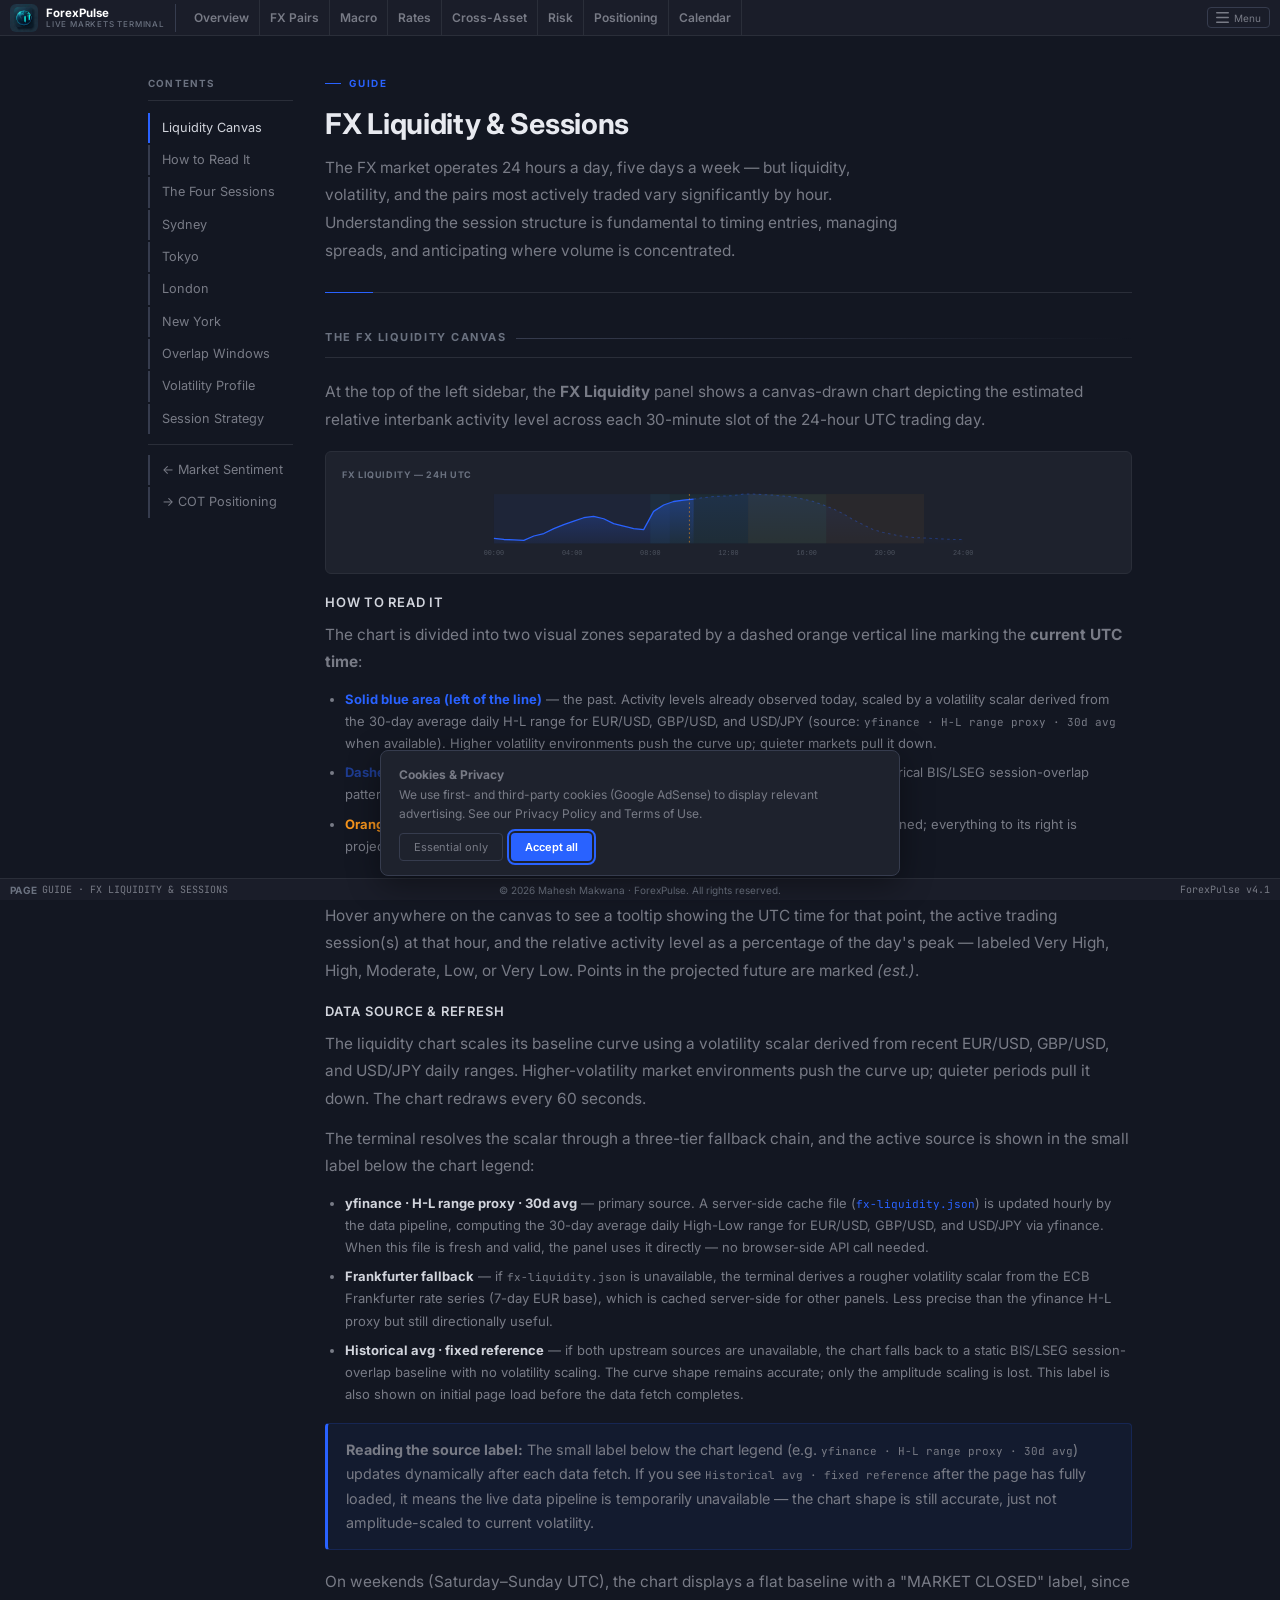
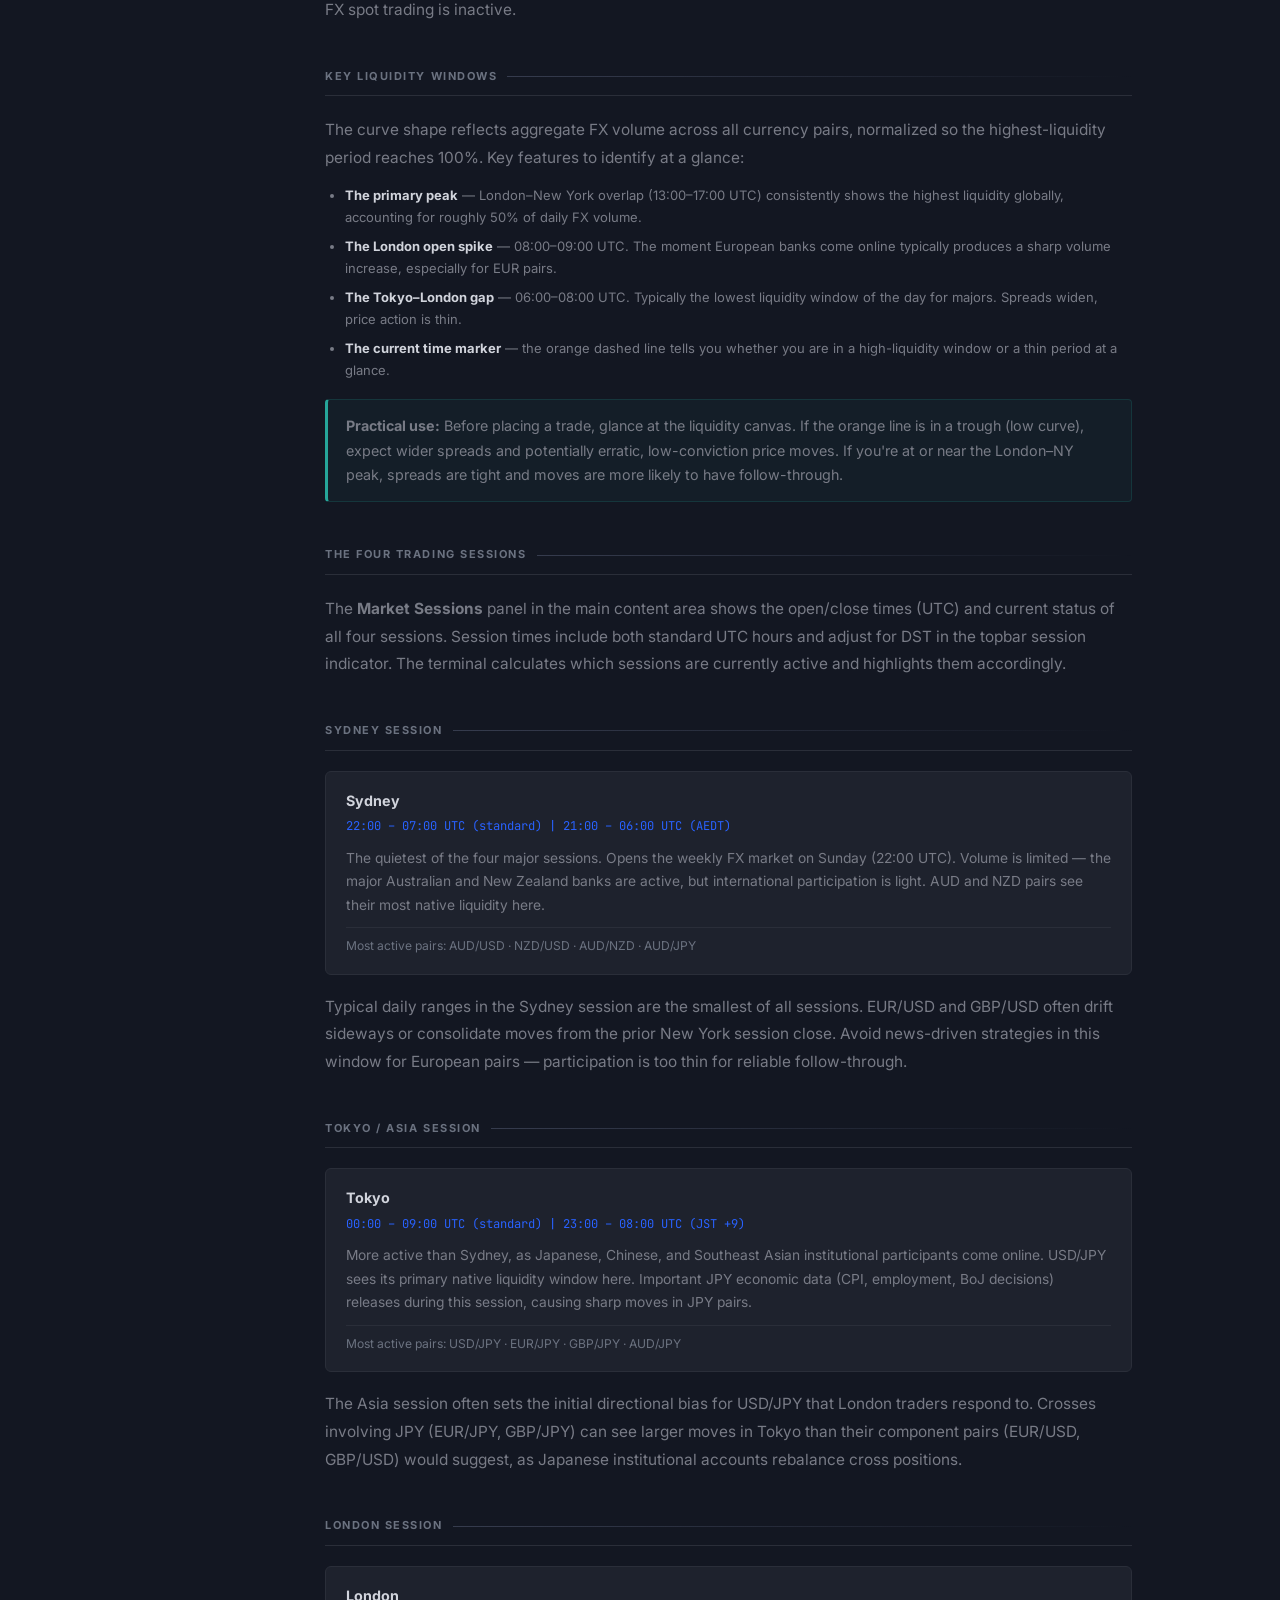
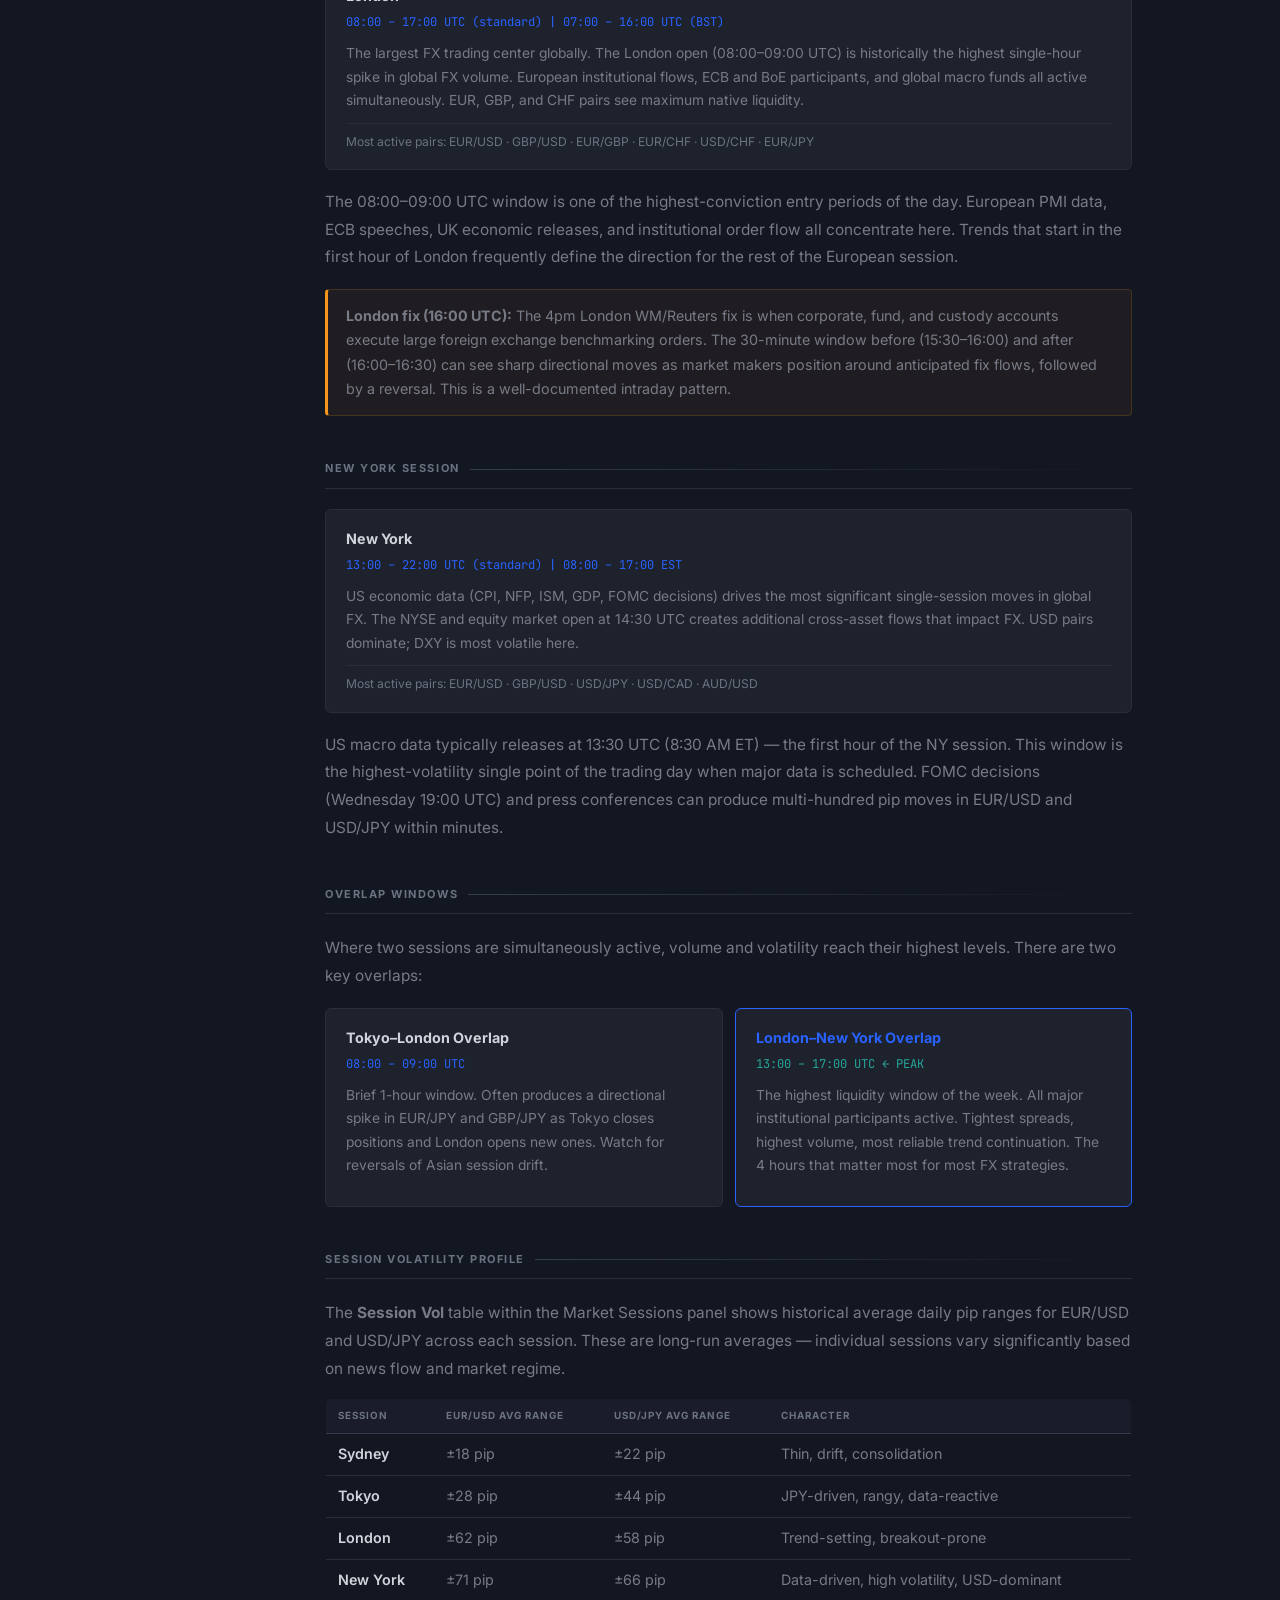
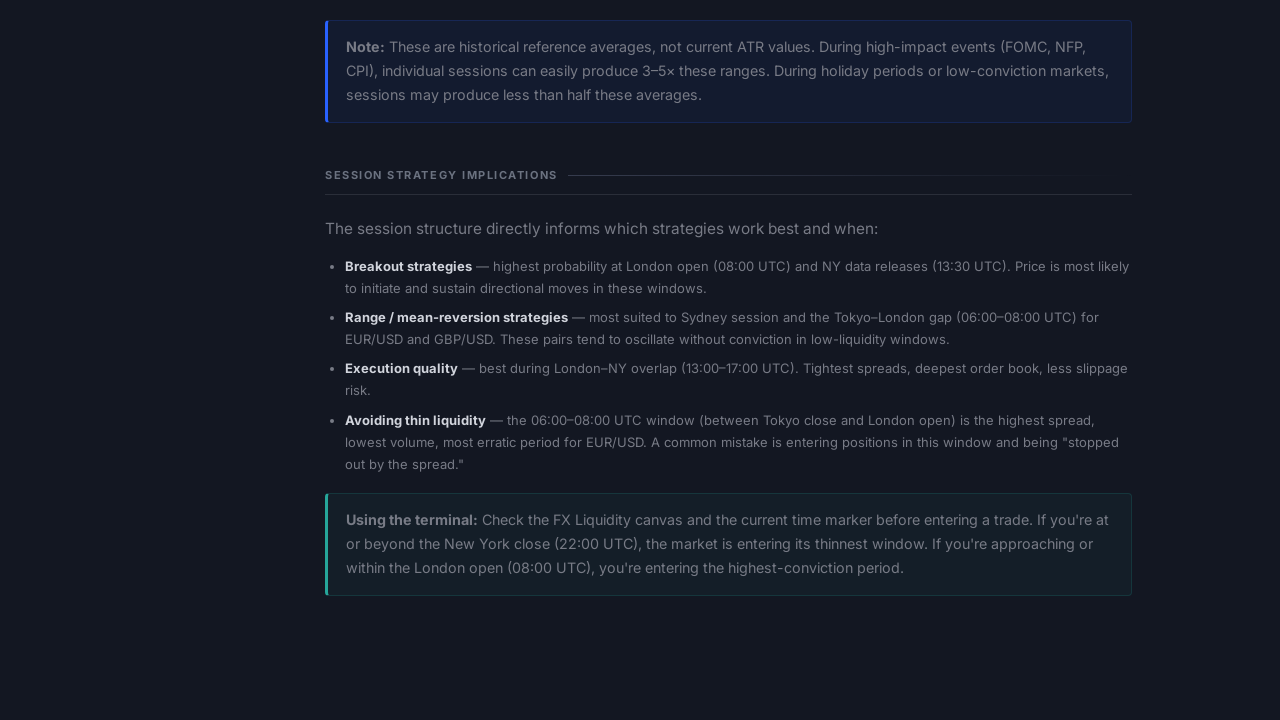
<file: guide-fx-liquidity.html>
<!DOCTYPE html>
<html lang="en">
<head>
<meta charset="UTF-8">
<meta name="viewport" content="width=device-width, initial-scale=1.0">
<title>FX Liquidity & Sessions — ForexPulse Live Markets Terminal</title>
<meta name="description" content="Understanding the FX Liquidity chart and Market Sessions section of the ForexPulse Live Markets Terminal. Sydney, Tokyo, London, and New York sessions — hours, volume profiles, and pair behavior.">
<meta name="robots" content="index, follow">
<link rel="canonical" href="https://forexpulse.github.io/guide-fx-liquidity.html">
<meta name="google-adsense-account" content="ca-pub-7977942731354565">
<meta property="og:type" content="website">
<meta property="og:url" content="https://forexpulse.github.io/guide-fx-liquidity.html">
<meta property="og:site_name" content="ForexPulse Live Markets Terminal">
<meta property="og:title" content="FX Liquidity & Sessions — ForexPulse Live Markets Terminal">
<meta property="og:description" content="Understanding the FX Liquidity chart and Market Sessions section of the ForexPulse Live Markets Terminal. Sydney, Tokyo, London, and New York sessions — hours, volume profiles, and pair behavior.">
<meta property="og:image" content="https://forexpulse.github.io/og-image.png">
<meta property="og:locale" content="en_US">
<meta name="twitter:card" content="summary_large_image">
<meta name="twitter:title" content="FX Liquidity & Sessions — ForexPulse Live Markets Terminal">
<meta name="twitter:image" content="https://forexpulse.github.io/og-image.png">
<meta name="twitter:site" content="@GlobalInvesting">
<link rel="icon" type="image/png" sizes="32x32" href="/favicon-32x32.png">
<link rel="icon" type="image/png" sizes="16x16" href="/favicon-16x16.png">
<link rel="apple-touch-icon" href="/apple-touch-icon.png">
<link rel="preconnect" href="https://fonts.googleapis.com">
<link rel="preconnect" href="https://fonts.gstatic.com" crossorigin>
<link href="https://fonts.googleapis.com/css2?family=Inter:wght@300;400;500;600;700&family=JetBrains+Mono:wght@400;500;700&display=swap" rel="stylesheet">
<style>

*, *::before, *::after { box-sizing: border-box; margin: 0; padding: 0; }
:root {
  --bg: #131722; --bg2: #1e222d; --bg3: #2a2e39;
  --border: #2a2e39; --border2: #363c4e;
  --text: #d1d4dc; --text2: #787b86; --text3: #6b7280;
  --up: #26a69a; --down: #ef5350; --blue: #2962ff; --orange: #f6941c;
  --head-bg: #1a1d29; --accent: #2962ff;
  --font-ui: 'Inter', -apple-system, BlinkMacSystemFont, 'Segoe UI', sans-serif;
  --font-mono: 'JetBrains Mono', 'Courier New', monospace;
}
body { background: var(--bg); color: var(--text); font-family: var(--font-ui); font-size: 15.4px; line-height: 1.6; min-height: 100vh; }
a { color: inherit; text-decoration: none; }
.sr-only { position: absolute; width: 1px; height: 1px; padding: 0; margin: -1px; overflow: hidden; clip: rect(0,0,0,0); white-space: nowrap; border: 0; }
.skip-link { position: absolute; left: -9999px; top: auto; width: 1px; height: 1px; overflow: hidden; }
.skip-link:focus { position: fixed; left: 8px; top: 8px; width: auto; height: auto; padding: 6px 12px; background: var(--blue); color: #fff; font-size: 12px; font-weight: 600; border-radius: 4px; z-index: 9999; outline: 2px solid #fff; }
#gdpr-banner { position: fixed; bottom: 24px; left: 50%; transform: translateX(-50%); background: var(--bg2); border: 1px solid var(--border2); border-radius: 8px; padding: 14px 18px; font-size: 12px; color: var(--text2); z-index: 9000; max-width: 520px; width: calc(100% - 32px); box-shadow: 0 8px 32px rgba(0,0,0,.4); display: flex; flex-direction: column; gap: 10px; }
#gdpr-banner[hidden] { display: none !important; }
.gdpr-btns { display: flex; gap: 8px; }
#gdpr-accept { background: var(--blue); color: #fff; border: none; border-radius: 4px; padding: 6px 14px; font-size: 11px; font-weight: 600; cursor: pointer; font-family: var(--font-ui); }
#gdpr-reject { background: none; color: var(--text2); border: 1px solid var(--border2); border-radius: 4px; padding: 6px 14px; font-size: 11px; cursor: pointer; font-family: var(--font-ui); }
#topbar { background: var(--head-bg); border-bottom: 1px solid var(--border); height: 36px; display: flex; align-items: center; padding: 0 10px; position: sticky; top: 0; z-index: 200; }
#topbar .logo { display: flex; align-items: center; gap: 8px; padding-right: 10px; border-right: 1px solid var(--border2); margin-right: 8px; white-space: nowrap; text-decoration: none; flex-shrink: 0; } #topbar .logo > span { display: flex; flex-direction: column; line-height: 1; }
.logo-text { font-family: var(--font-ui); font-size: 11.5px; font-weight: 700; color: #fff; line-height: 1.1; }
.logo-sub { font-family: var(--font-ui); font-size: 8px; font-weight: 500; color: var(--text3); letter-spacing: .1em; text-transform: uppercase; display: block; margin-top: 1px; }
.top-nav { display: flex; height: 100%; }
.top-nav a { display: flex; align-items: center; padding: 0 10px; font-size: 12px; font-weight: 600; color: var(--text2); border-right: 1px solid var(--border); white-space: nowrap; transition: color .15s, background .15s; text-decoration: none; }
.top-nav a:hover { color: var(--text); background: var(--bg3); }
.topbar-right { margin-left: auto; display: flex; align-items: center; gap: 14px; font-size: 11px; color: var(--text2); }
.site-menu { position: relative; display: flex; align-items: center; }
.site-menu-btn { display: flex; align-items: center; gap: 5px; background: none; border: 1px solid var(--border2); color: var(--text2); font-size: 10px; font-family: var(--font-ui); padding: 3px 8px; border-radius: 4px; cursor: pointer; white-space: nowrap; transition: border-color .15s, color .15s; }
.site-menu-btn:hover { border-color: var(--border); color: var(--text); }
.site-menu-btn:focus-visible, a:focus-visible, button:focus-visible { outline: 2px solid var(--blue); outline-offset: 2px; }
.site-menu-panel { display: none; position: absolute; top: calc(100% + 6px); right: 0; min-width: 210px; background: var(--bg2); border: 1px solid var(--border); border-radius: 6px; padding: 6px 0; z-index: 400; box-shadow: 0 8px 24px rgba(0,0,0,.28); }
.site-menu:hover .site-menu-panel, .site-menu:focus-within .site-menu-panel { display: block; }
.site-menu::after { content: ''; position: absolute; top: 100%; left: -8px; right: -8px; height: 8px; }
.site-menu-panel a { display: block; padding: 5px 14px; color: var(--text2); font-size: 11px; text-decoration: none; white-space: nowrap; transition: background .12s, color .12s; }
.site-menu-panel a:hover { background: var(--bg3); color: var(--text); }
.site-menu-panel a.current { color: #fff; }
.site-menu-divider { height: 1px; background: var(--border); margin: 5px 0; }
.site-menu-section { padding: 3px 14px 2px; font-size: 9px; color: var(--text3); text-transform: uppercase; letter-spacing: .06em; display: block; }
#statusbar { position: fixed; bottom: 0; left: 0; right: 0; height: 22px; background: var(--head-bg); border-top: 1px solid var(--border); display: flex; align-items: center; padding: 0 10px; gap: 16px; font-size: 10px; color: var(--text2); z-index: 200; overflow: hidden; font-family: var(--font-ui); }
.sb-k { color: var(--text3); font-weight: 700; letter-spacing: .04em; }
.sb-v { color: var(--text2); font-family: var(--font-mono); font-size: 10px; }
.footer-copy { font-size: 10px; color: var(--text3); white-space: nowrap; position: absolute; left: 50%; transform: translateX(-50%); pointer-events: none; }
@media (max-width: 900px) {
  #topbar { padding: 0 6px; height: auto; flex-wrap: wrap; align-items: center; }
  #topbar .logo { padding: 6px 8px 6px 0; flex-shrink: 0; order: 1; }
  .topbar-right { margin-left: auto; font-size: 10px; padding: 4px 0; order: 2; flex-shrink: 0; gap: 8px !important; }
  .top-nav { display: flex; overflow-x: auto; overflow-y: hidden; width: 100%; order: 10; border-top: 1px solid var(--border2); height: auto; min-height: 30px; -webkit-overflow-scrolling: touch; scrollbar-width: none; -webkit-mask-image: linear-gradient(to right, black 88%, transparent 100%); mask-image: linear-gradient(to right, black 88%, transparent 100%); }
  .top-nav::-webkit-scrollbar { display: none; }
  .top-nav a { flex-shrink: 0; white-space: nowrap; padding: 6px 12px; font-size: 11px; height: auto; }
}
@media (max-width: 600px) {
  #statusbar { position: relative; height: auto; flex-wrap: wrap; gap: 6px; padding: 6px 8px; }
  .footer-copy { display: none; }
}
@media (max-width: 480px) {
  #topbar { padding: 0 4px; }
  .logo-text { font-size: 10px !important; }
  .logo-sub { display: block; font-size: 7px !important; }
  .topbar-right { font-size: 9px; gap: 6px !important; }
  .top-nav a { padding: 5px 10px; font-size: 10px; }
}

.guide-wrap { display: flex; gap: 32px; max-width: 1040px; margin: 0 auto; padding: 40px 28px 80px; animation: fadeUp .35s ease both; }
@keyframes fadeUp { from { opacity: 0; transform: translateY(10px); } to { opacity: 1; transform: translateY(0); } }

/* ── TOC sidebar ── */
.toc { width: 196px; flex-shrink: 0; }
.toc-inner { position: sticky; top: 52px; }
.toc-head { font-size: 9.9px; font-weight: 700; color: var(--text3); text-transform: uppercase; letter-spacing: .12em; margin-bottom: 12px; padding-bottom: 8px; border-bottom: 1px solid var(--border); }
.toc-item { display: block; padding: 5px 10px 5px 12px; font-size: 12.7px; color: var(--text2); border-left: 2px solid var(--border2); margin-bottom: 2px; transition: color .15s, border-color .15s, background .15s; border-radius: 0 3px 3px 0; }
.toc-item:hover { color: var(--text); border-left-color: var(--border); background: rgba(255,255,255,.03); }
.toc-item.active { color: var(--text); border-left-color: var(--blue); }
.toc-divider { height: 1px; background: var(--border); margin: 10px 0; }
.toc-item.toc-related { font-size: 12.1px; color: var(--text3); }
.toc-item.toc-related:hover { color: var(--text2); }

/* ── Guide content ── */
.guide-content { flex: 1; min-width: 0; }

/* ── Hero ── */
.page-hero { padding-bottom: 28px; margin-bottom: 36px; border-bottom: 1px solid var(--border); position: relative; }
.page-hero::after { content: ""; position: absolute; left: 0; bottom: -1px; width: 48px; height: 1px; background: var(--blue); }
.page-hero-label { font-size: 9.9px; font-weight: 700; letter-spacing: .18em; text-transform: uppercase; color: var(--blue); margin-bottom: 14px; display: flex; align-items: center; gap: 8px; }
.page-hero-label::before { content: ""; display: inline-block; width: 16px; height: 1px; background: var(--blue); }
.page-hero h1 { font-size: 28.6px; font-weight: 700; color: #e8eaf0; line-height: 1.25; margin-bottom: 12px; letter-spacing: -.3px; }
.page-hero p { font-size: 15.4px; color: var(--text2); line-height: 1.8; max-width: 580px; }

/* ── Sections ── */
.guide-section { margin-bottom: 44px; scroll-margin-top: 52px; }
.guide-section h2 { font-size: 11px; font-weight: 700; color: var(--text3); letter-spacing: .14em; text-transform: uppercase; padding-bottom: 10px; margin-bottom: 20px; border-bottom: 1px solid var(--border); display: flex; align-items: center; gap: 10px; }
.guide-section h2::after { content: ""; flex: 1; height: 1px; background: linear-gradient(to right, var(--border2), transparent); }
.guide-section h3 { font-size: 13.2px; font-weight: 700; color: var(--text); margin: 20px 0 8px; text-transform: uppercase; letter-spacing: .06em; }
.guide-section p { color: var(--text2); margin-bottom: 12px; font-size: 15.4px; line-height: 1.8; }
.guide-section p:last-child { margin-bottom: 0; }
.guide-section ul { color: var(--text2); font-size: 15.4px; padding-left: 18px; margin-bottom: 14px; }
.guide-section li { margin-bottom: 7px; line-height: 1.7; }

/* ── Info / warn boxes ── */
.info-box { background: rgba(41,98,255,.06); border: 1px solid rgba(41,98,255,.18); border-left: 3px solid var(--blue); border-radius: 4px; padding: 14px 18px; margin: 18px 0; font-size: 14.3px; color: var(--text2); line-height: 1.7; }
.warn-box { background: rgba(246,148,28,.05); border: 1px solid rgba(246,148,28,.18); border-left: 3px solid var(--orange); border-radius: 4px; padding: 14px 18px; margin: 18px 0; font-size: 14.3px; color: var(--text2); line-height: 1.7; }

/* ── Data tables ── */
.data-table { width: 100%; border-collapse: collapse; border: 1px solid var(--border); border-radius: 6px; overflow: hidden; margin: 16px 0; }
.data-table thead { background: var(--head-bg); }
.data-table th { text-align: left; font-size: 9.9px; font-weight: 700; color: var(--text3); text-transform: uppercase; letter-spacing: .1em; padding: 9px 12px; border-bottom: 1px solid var(--border2); }
.data-table td { padding: 9px 12px; border-bottom: 1px solid var(--border); color: var(--text2); font-size: 14.3px; vertical-align: top; transition: background .12s; }
.data-table tbody tr:hover td { background: var(--bg2); }
.data-table td:first-child { color: var(--text); font-weight: 500; }
.data-table tr:last-child td { border-bottom: none; }

/* ── Tags ── */
.tag { display: inline-block; font-size: 9.9px; font-weight: 700; padding: 2px 7px; border-radius: 3px; letter-spacing: .04em; vertical-align: middle; }
.tag-bull { background: rgba(38,166,154,.12); color: var(--up); border: 1px solid rgba(38,166,154,.2); }
.tag-bear { background: rgba(239,83,80,.10); color: var(--down); border: 1px solid rgba(239,83,80,.2); }
.tag-neut { background: var(--bg3); color: var(--text3); border: 1px solid var(--border2); }

@media (max-width: 768px) { .guide-wrap { flex-direction: column; padding: 24px 16px 48px; } .toc { width: 100%; } .toc-inner { position: static; } }

/* ── Callouts ── */
.callout { background: rgba(41,98,255,.06); border: 1px solid rgba(41,98,255,.18); border-left: 3px solid var(--blue); border-radius: 4px; padding: 14px 18px; margin: 18px 0; font-size: 14.3px; color: var(--text2); line-height: 1.7; }
.callout-orange { background: rgba(246,148,28,.05); border-color: rgba(246,148,28,.18); border-left-color: var(--orange); }
.callout-green  { background: rgba(38,166,154,.05); border-color: rgba(38,166,154,.18); border-left-color: var(--up); }
.callout-red    { background: rgba(239,83,80,.05);  border-color: rgba(239,83,80,.18);  border-left-color: var(--down); }

/* ── Session cards ── */
.session-cards { display: grid; grid-template-columns: repeat(2, 1fr); gap: 12px; margin: 18px 0; }
.session-card { background: var(--bg2); border: 1px solid var(--border); border-radius: 6px; padding: 18px 20px; transition: border-color .15s; }
.session-card:hover { border-color: var(--border2); }
.sess-name { font-size: 14.3px; font-weight: 700; color: var(--text); margin-bottom: 5px; }
.sess-hours { font-size: 12.1px; color: var(--blue); font-family: var(--font-mono); margin-bottom: 10px; }
.sess-detail { font-size: 13.8px; color: var(--text2); line-height: 1.7; margin-bottom: 10px; }
.sess-pairs { font-size: 12.1px; color: var(--text3); border-top: 1px solid var(--border); padding-top: 8px; }
@media (max-width: 600px) { .session-cards { grid-template-columns: 1fr; } }

/* ── Liquidity bar demo ── */
.liq-canvas-demo { background: var(--bg2); border: 1px solid var(--border); border-radius: 6px; padding: 16px; margin: 18px 0; overflow: hidden; }
.liq-bar-row { display: flex; gap: 2px; height: 36px; align-items: flex-end; margin-bottom: 4px; }
.liq-time-row { display: flex; justify-content: space-between; font-size: 9.9px; color: var(--text3); font-family: var(--font-mono); padding-top: 4px; }

/* ── Vol table ── */
.vol-table { width: 100%; border-collapse: collapse; border: 1px solid var(--border); border-radius: 6px; overflow: hidden; margin: 16px 0; }
.vol-table thead { background: var(--head-bg); }
.vol-table th { text-align: left; font-size: 9.9px; font-weight: 700; color: var(--text3); text-transform: uppercase; letter-spacing: .1em; padding: 9px 12px; border-bottom: 1px solid var(--border2); }
.vol-table td { padding: 9px 12px; border-bottom: 1px solid var(--border); color: var(--text2); font-size: 14.3px; transition: background .12s; }
.vol-table tbody tr:hover td { background: var(--bg2); }
.vol-table tr:last-child td { border-bottom: none; }
.vol-table td:first-child { color: var(--text); font-weight: 600; }

</style>
</head>
<body>


<a href="#main" class="skip-link">Skip to main content</a>
<div id="gdpr-banner" role="dialog" aria-modal="true" aria-labelledby="gdpr-title" aria-describedby="gdpr-desc" hidden>
  <span id="gdpr-desc"><strong id="gdpr-title">Cookies &amp; Privacy</strong><br>
    We use first- and third-party cookies (Google AdSense) to display relevant advertising.
    See our <a href="/privacy.html">Privacy Policy</a> and <a href="/terms.html">Terms of Use</a>.</span>
  <div class="gdpr-btns">
    <button id="gdpr-reject" aria-label="Reject non-essential cookies">Essential only</button>
    <button id="gdpr-accept" aria-label="Accept all cookies">Accept all</button>
  </div>
</div>
<script src="assets/gdpr.js"></script>

<header id="topbar" role="banner" aria-label="ForexPulse Live Markets Terminal">
  <a class="logo" href="/" title="ForexPulse Live Markets Terminal">
    <img src="apple-touch-icon.png" alt="ForexPulse" width="28" height="28" style="width:28px;height:28px;border-radius:6px;flex-shrink:0;display:block;" fetchpriority="high">
    <span>
      <span class="logo-text">ForexPulse</span>
      <span class="logo-sub">Live Markets Terminal</span>
    </span>
  </a>
  <nav class="top-nav" aria-label="Dashboard sections">
    <a href="/">Overview</a>
    <a href="/#section-fxpairs">FX Pairs</a>
    <a href="/#section-econmap">Macro</a>
    <a href="/#section-cbrates">Rates</a>
    <a href="/#section-crossasset">Cross-Asset</a>
    <a href="/#section-risk">Risk</a>
    <a href="/#section-positioning">Positioning</a>
    <a href="/#section-tvcalendar">Calendar</a>
  </nav>
  <div class="topbar-right">
    <div class="site-menu">
      <button class="site-menu-btn" aria-label="Site menu" aria-expanded="false" aria-controls="site-menu-dropdown">
        <svg width="13" height="13" viewBox="0 0 13 13" fill="none" xmlns="http://www.w3.org/2000/svg">
          <rect y="1" width="13" height="1.5" rx=".75" fill="currentColor"/>
          <rect y="5.75" width="13" height="1.5" rx=".75" fill="currentColor"/>
          <rect y="10.5" width="13" height="1.5" rx=".75" fill="currentColor"/>
        </svg>
        Menu
      </button>
      <div class="site-menu-panel" id="site-menu-dropdown">
        <span class="site-menu-section">Company</span>
        <a href="about.html">About</a>
        <a href="contact.html">Contact</a>
        <a href="terms.html">Terms of Use</a>
        <a href="privacy.html">Privacy Policy</a>
        <div class="site-menu-divider"></div>
        <span class="site-menu-section">Guides</span>
        <a href="guide-dashboard.html">How to Use the Terminal</a>
        <a href="guide-cross-asset-risk.html">Cross-Asset Risk Monitor</a>
        <a href="guide-rates-yield-curve.html">Rates &amp; Yield Curve</a>
        <a href="guide-market-sentiment.html">Retail FX Positioning</a>
        <a href="guide-fx-liquidity.html" class="current">FX Liquidity &amp; Sessions</a>
        <a href="guide-cot.html">COT / CFTC Positioning</a>
      </div>
    </div>
  </div>
</header>

<main id="main">
<div class="guide-wrap">
  <nav class="guide-toc">
    <div class="toc-head">Contents</div>
    <a class="toc-item" href="#liquidity-chart">Liquidity Canvas</a>
    <a class="toc-item" href="#reading">How to Read It</a>
    <a class="toc-item" href="#sessions">The Four Sessions</a>
    <a class="toc-item" href="#sydney">Sydney</a>
    <a class="toc-item" href="#tokyo">Tokyo</a>
    <a class="toc-item" href="#london">London</a>
    <a class="toc-item" href="#newyork">New York</a>
    <a class="toc-item" href="#overlap">Overlap Windows</a>
    <a class="toc-item" href="#vol-profile">Volatility Profile</a>
    <a class="toc-item" href="#strategy">Session Strategy</a>
    <div class="toc-divider"></div>
    <a class="toc-item" href="guide-market-sentiment.html">← Market Sentiment</a>
    <a class="toc-item" href="guide-cot.html">→ COT Positioning</a>
  </nav>

  <div class="guide-content">
    <div class="page-hero">
      <div class="page-hero-label">Guide</div>
      <h1>FX Liquidity &amp; Sessions</h1>
      <p>The FX market operates 24 hours a day, five days a week — but liquidity, volatility, and the pairs most actively traded vary significantly by hour. Understanding the session structure is fundamental to timing entries, managing spreads, and anticipating where volume is concentrated.</p>
    </div>

    <div class="guide-section" id="liquidity-chart">
      <h2>The FX Liquidity Canvas</h2>
      <p>At the top of the left sidebar, the <strong>FX Liquidity</strong> panel shows a canvas-drawn chart depicting the estimated relative interbank activity level across each 30-minute slot of the 24-hour UTC trading day.</p>
      <div class="liq-canvas-demo">
        <div style="font-size:9px;font-weight:700;color:var(--text3);text-transform:uppercase;letter-spacing:.07em;margin-bottom:6px;">FX LIQUIDITY — 24H UTC</div>
        <svg viewBox="0 0 560 80" xmlns="http://www.w3.org/2000/svg" style="width:100%;height:68px;display:block;">
  <defs>
    <linearGradient id="liqPast" x1="0" y1="0" x2="0" y2="1"><stop offset="0%" stop-color="#2962ff" stop-opacity="0.32"/><stop offset="100%" stop-color="#2962ff" stop-opacity="0.04"/></linearGradient>
    <linearGradient id="liqFut" x1="0" y1="0" x2="0" y2="1"><stop offset="0%" stop-color="#2962ff" stop-opacity="0.10"/><stop offset="100%" stop-color="#2962ff" stop-opacity="0.01"/></linearGradient>
  </defs>
  <!-- Session bands -->
  <rect x="4.0" y="6" width="207.0" height="58" fill="rgba(41,98,255,0.05)"/>
  <rect x="188.0" y="6" width="207.0" height="58" fill="rgba(38,166,154,0.07)"/>
  <rect x="303.0" y="6" width="207.0" height="58" fill="rgba(246,148,28,0.05)"/>
  <!-- Past fill -->
  <polygon points="4.0,58.2 15.7,59.4 27.5,59.9 39.2,60.5 51.0,55.3 62.7,52.4 74.5,46.6 86.2,42.0 98.0,37.9 109.7,33.8 121.4,32.1 133.2,35.0 144.9,40.8 156.7,43.7 168.4,46.6 180.2,47.8 191.9,26.3 203.7,18.8 215.4,14.7 227.1,13.0 238.9,11.8 238.9,64.0 4,64.0" fill="url(#liqPast)"/>
  <!-- Future fill -->
  <polygon points="238.9,11.8 250.6,10.1 262.4,8.9 274.1,8.3 285.9,7.7 297.6,6.0 309.4,6.0 321.1,6.6 332.9,7.2 344.6,8.3 356.3,9.5 368.1,11.8 379.8,14.7 391.6,18.8 403.3,23.4 415.1,29.2 426.8,36.2 438.6,42.0 450.3,47.8 462.0,51.2 473.8,53.6 485.5,55.9 497.3,57.0 509.0,57.6 520.8,58.2 532.5,58.8 544.3,59.4 556.0,59.4 556.0,64.0 234.0,64.0" fill="url(#liqFut)"/>
  <!-- Past line — solid blue -->
  <polyline points="4.0,58.2 15.7,59.4 27.5,59.9 39.2,60.5 51.0,55.3 62.7,52.4 74.5,46.6 86.2,42.0 98.0,37.9 109.7,33.8 121.4,32.1 133.2,35.0 144.9,40.8 156.7,43.7 168.4,46.6 180.2,47.8 191.9,26.3 203.7,18.8 215.4,14.7 227.1,13.0 238.9,11.8" fill="none" stroke="#2962ff" stroke-width="1.5" stroke-linejoin="round"/>
  <!-- Future line — dashed blue -->
  <polyline points="238.9,11.8 250.6,10.1 262.4,8.9 274.1,8.3 285.9,7.7 297.6,6.0 309.4,6.0 321.1,6.6 332.9,7.2 344.6,8.3 356.3,9.5 368.1,11.8 379.8,14.7 391.6,18.8 403.3,23.4 415.1,29.2 426.8,36.2 438.6,42.0 450.3,47.8 462.0,51.2 473.8,53.6 485.5,55.9 497.3,57.0 509.0,57.6 520.8,58.2 532.5,58.8 544.3,59.4 556.0,59.4" fill="none" stroke="rgba(41,98,255,0.35)" stroke-width="1.2" stroke-dasharray="3 4" stroke-linejoin="round"/>
  <!-- Now-line — orange dashed -->
  <line x1="234.0" y1="6" x2="234.0" y2="64" stroke="rgba(246,148,28,0.7)" stroke-width="1" stroke-dasharray="2 3"/>
  <!-- Time labels -->
  <text x="4" y="78" fill="#4c525e" font-size="8" font-family="monospace" text-anchor="middle">00:00</text>
  <text x="96" y="78" fill="#4c525e" font-size="8" font-family="monospace" text-anchor="middle">04:00</text>
  <text x="188" y="78" fill="#4c525e" font-size="8" font-family="monospace" text-anchor="middle">08:00</text>
  <text x="280" y="78" fill="#4c525e" font-size="8" font-family="monospace" text-anchor="middle">12:00</text>
  <text x="372" y="78" fill="#4c525e" font-size="8" font-family="monospace" text-anchor="middle">16:00</text>
  <text x="464" y="78" fill="#4c525e" font-size="8" font-family="monospace" text-anchor="middle">20:00</text>
  <text x="556" y="78" fill="#4c525e" font-size="8" font-family="monospace" text-anchor="middle">24:00</text>
</svg>
      </div>

      <h3 style="font-size:13px;font-weight:600;color:var(--text);margin:16px 0 8px;">How to read it</h3>
      <p>The chart is divided into two visual zones separated by a dashed orange vertical line marking the <strong>current UTC time</strong>:</p>
      <ul style="padding-left:20px;color:var(--text2);font-size:13px;line-height:1.9;">
        <li><strong style="color:#2962ff;">Solid blue area (left of the line)</strong> — the past. Activity levels already observed today, scaled by a volatility scalar derived from the 30-day average daily H-L range for EUR/USD, GBP/USD, and USD/JPY (source: <code style="font-family:var(--font-mono);font-size:11px;">yfinance · H-L range proxy · 30d avg</code> when available). Higher volatility environments push the curve up; quieter markets pull it down.</li>
        <li><strong style="color:rgba(41,98,255,0.5);">Dashed blue line (right of the line)</strong> — the projected remainder of the day, based on historical BIS/LSEG session-overlap patterns. This is an estimate, not a live feed.</li>
        <li><strong style="color:#f6941c;">Orange dashed vertical line</strong> — the current UTC moment. Everything to its left has happened; everything to its right is projected.</li>
      </ul>

      <h3 style="font-size:13px;font-weight:600;color:var(--text);margin:16px 0 8px;">Interactive tooltip</h3>
      <p>Hover anywhere on the canvas to see a tooltip showing the UTC time for that point, the active trading session(s) at that hour, and the relative activity level as a percentage of the day's peak — labeled Very High, High, Moderate, Low, or Very Low. Points in the projected future are marked <em>(est.)</em>.</p>

      <h3 style="font-size:13px;font-weight:600;color:var(--text);margin:16px 0 8px;">Data source &amp; refresh</h3>
      <p>The liquidity chart scales its baseline curve using a volatility scalar derived from recent EUR/USD, GBP/USD, and USD/JPY daily ranges. Higher-volatility market environments push the curve up; quieter periods pull it down. The chart redraws every 60 seconds.</p>
      <p>The terminal resolves the scalar through a three-tier fallback chain, and the active source is shown in the small label below the chart legend:</p>
      <ul style="padding-left:20px;color:var(--text2);font-size:13px;line-height:2.0;margin-bottom:14px;">
        <li><strong style="color:var(--text);">yfinance · H-L range proxy · 30d avg</strong> — primary source. A server-side cache file (<code style="font-family:var(--font-mono);font-size:11px;color:var(--blue);">fx-liquidity.json</code>) is updated hourly by the data pipeline, computing the 30-day average daily High-Low range for EUR/USD, GBP/USD, and USD/JPY via yfinance. When this file is fresh and valid, the panel uses it directly — no browser-side API call needed.</li>
        <li><strong style="color:var(--text);">Frankfurter fallback</strong> — if <code style="font-family:var(--font-mono);font-size:11px;">fx-liquidity.json</code> is unavailable, the terminal derives a rougher volatility scalar from the ECB Frankfurter rate series (7-day EUR base), which is cached server-side for other panels. Less precise than the yfinance H-L proxy but still directionally useful.</li>
        <li><strong style="color:var(--text);">Historical avg · fixed reference</strong> — if both upstream sources are unavailable, the chart falls back to a static BIS/LSEG session-overlap baseline with no volatility scaling. The curve shape remains accurate; only the amplitude scaling is lost. This label is also shown on initial page load before the data fetch completes.</li>
      </ul>
      <div class="callout">
        <strong>Reading the source label:</strong> The small label below the chart legend (e.g. <code style="font-family:var(--font-mono);font-size:11px;">yfinance · H-L range proxy · 30d avg</code>) updates dynamically after each data fetch. If you see <code style="font-family:var(--font-mono);font-size:11px;">Historical avg · fixed reference</code> after the page has fully loaded, it means the live data pipeline is temporarily unavailable — the chart shape is still accurate, just not amplitude-scaled to current volatility.
      </div>
      <p>On weekends (Saturday–Sunday UTC), the chart displays a flat baseline with a "MARKET CLOSED" label, since FX spot trading is inactive.</p>
    </div>

    <div class="guide-section" id="reading">
      <h2>Key liquidity windows</h2>
      <p>The curve shape reflects aggregate FX volume across all currency pairs, normalized so the highest-liquidity period reaches 100%. Key features to identify at a glance:</p>
      <ul style="padding-left:20px;color:var(--text2);font-size:13px;line-height:1.9;">
        <li><strong style="color:var(--text);">The primary peak</strong> — London–New York overlap (13:00–17:00 UTC) consistently shows the highest liquidity globally, accounting for roughly 50% of daily FX volume.</li>
        <li><strong style="color:var(--text);">The London open spike</strong> — 08:00–09:00 UTC. The moment European banks come online typically produces a sharp volume increase, especially for EUR pairs.</li>
        <li><strong style="color:var(--text);">The Tokyo–London gap</strong> — 06:00–08:00 UTC. Typically the lowest liquidity window of the day for majors. Spreads widen, price action is thin.</li>
        <li><strong style="color:var(--text);">The current time marker</strong> — the orange dashed line tells you whether you are in a high-liquidity window or a thin period at a glance.</li>
      </ul>
      <div class="callout callout-green">
        <strong>Practical use:</strong> Before placing a trade, glance at the liquidity canvas. If the orange line is in a trough (low curve), expect wider spreads and potentially erratic, low-conviction price moves. If you're at or near the London–NY peak, spreads are tight and moves are more likely to have follow-through.
      </div>
    </div>

    <div class="guide-section" id="sessions">
      <h2>The Four Trading Sessions</h2>
      <p>The <strong>Market Sessions</strong> panel in the main content area shows the open/close times (UTC) and current status of all four sessions. Session times include both standard UTC hours and adjust for DST in the topbar session indicator. The terminal calculates which sessions are currently active and highlights them accordingly.</p>
    </div>

    <div class="guide-section" id="sydney">
      <h2>Sydney Session</h2>
      <div class="session-cards" style="grid-template-columns:1fr;">
        <div class="session-card">
          <div class="sess-name">Sydney</div>
          <div class="sess-hours">22:00 – 07:00 UTC (standard) | 21:00 – 06:00 UTC (AEDT)</div>
          <div class="sess-detail">The quietest of the four major sessions. Opens the weekly FX market on Sunday (22:00 UTC). Volume is limited — the major Australian and New Zealand banks are active, but international participation is light. AUD and NZD pairs see their most native liquidity here.</div>
          <div class="sess-pairs">Most active pairs: AUD/USD · NZD/USD · AUD/NZD · AUD/JPY</div>
        </div>
      </div>
      <p>Typical daily ranges in the Sydney session are the smallest of all sessions. EUR/USD and GBP/USD often drift sideways or consolidate moves from the prior New York session close. Avoid news-driven strategies in this window for European pairs — participation is too thin for reliable follow-through.</p>
    </div>

    <div class="guide-section" id="tokyo">
      <h2>Tokyo / Asia Session</h2>
      <div class="session-cards" style="grid-template-columns:1fr;">
        <div class="session-card">
          <div class="sess-name">Tokyo</div>
          <div class="sess-hours">00:00 – 09:00 UTC (standard) | 23:00 – 08:00 UTC (JST +9)</div>
          <div class="sess-detail">More active than Sydney, as Japanese, Chinese, and Southeast Asian institutional participants come online. USD/JPY sees its primary native liquidity window here. Important JPY economic data (CPI, employment, BoJ decisions) releases during this session, causing sharp moves in JPY pairs.</div>
          <div class="sess-pairs">Most active pairs: USD/JPY · EUR/JPY · GBP/JPY · AUD/JPY</div>
        </div>
      </div>
      <p>The Asia session often sets the initial directional bias for USD/JPY that London traders respond to. Crosses involving JPY (EUR/JPY, GBP/JPY) can see larger moves in Tokyo than their component pairs (EUR/USD, GBP/USD) would suggest, as Japanese institutional accounts rebalance cross positions.</p>
    </div>

    <div class="guide-section" id="london">
      <h2>London Session</h2>
      <div class="session-cards" style="grid-template-columns:1fr;">
        <div class="session-card">
          <div class="sess-name">London</div>
          <div class="sess-hours">08:00 – 17:00 UTC (standard) | 07:00 – 16:00 UTC (BST)</div>
          <div class="sess-detail">The largest FX trading center globally. The London open (08:00–09:00 UTC) is historically the highest single-hour spike in global FX volume. European institutional flows, ECB and BoE participants, and global macro funds all active simultaneously. EUR, GBP, and CHF pairs see maximum native liquidity.</div>
          <div class="sess-pairs">Most active pairs: EUR/USD · GBP/USD · EUR/GBP · EUR/CHF · USD/CHF · EUR/JPY</div>
        </div>
      </div>
      <p>The 08:00–09:00 UTC window is one of the highest-conviction entry periods of the day. European PMI data, ECB speeches, UK economic releases, and institutional order flow all concentrate here. Trends that start in the first hour of London frequently define the direction for the rest of the European session.</p>
      <div class="callout callout-orange">
        <strong>London fix (16:00 UTC):</strong> The 4pm London WM/Reuters fix is when corporate, fund, and custody accounts execute large foreign exchange benchmarking orders. The 30-minute window before (15:30–16:00) and after (16:00–16:30) can see sharp directional moves as market makers position around anticipated fix flows, followed by a reversal. This is a well-documented intraday pattern.
      </div>
    </div>

    <div class="guide-section" id="newyork">
      <h2>New York Session</h2>
      <div class="session-cards" style="grid-template-columns:1fr;">
        <div class="session-card">
          <div class="sess-name">New York</div>
          <div class="sess-hours">13:00 – 22:00 UTC (standard) | 08:00 – 17:00 EST</div>
          <div class="sess-detail">US economic data (CPI, NFP, ISM, GDP, FOMC decisions) drives the most significant single-session moves in global FX. The NYSE and equity market open at 14:30 UTC creates additional cross-asset flows that impact FX. USD pairs dominate; DXY is most volatile here.</div>
          <div class="sess-pairs">Most active pairs: EUR/USD · GBP/USD · USD/JPY · USD/CAD · AUD/USD</div>
        </div>
      </div>
      <p>US macro data typically releases at 13:30 UTC (8:30 AM ET) — the first hour of the NY session. This window is the highest-volatility single point of the trading day when major data is scheduled. FOMC decisions (Wednesday 19:00 UTC) and press conferences can produce multi-hundred pip moves in EUR/USD and USD/JPY within minutes.</p>
    </div>

    <div class="guide-section" id="overlap">
      <h2>Overlap Windows</h2>
      <p>Where two sessions are simultaneously active, volume and volatility reach their highest levels. There are two key overlaps:</p>
      <div class="session-cards">
        <div class="session-card">
          <div class="sess-name">Tokyo–London Overlap</div>
          <div class="sess-hours">08:00 – 09:00 UTC</div>
          <div class="sess-detail">Brief 1-hour window. Often produces a directional spike in EUR/JPY and GBP/JPY as Tokyo closes positions and London opens new ones. Watch for reversals of Asian session drift.</div>
        </div>
        <div class="session-card" style="border-color:var(--blue);">
          <div class="sess-name" style="color:var(--blue);">London–New York Overlap</div>
          <div class="sess-hours" style="color:var(--up);">13:00 – 17:00 UTC ← PEAK</div>
          <div class="sess-detail">The highest liquidity window of the week. All major institutional participants active. Tightest spreads, highest volume, most reliable trend continuation. The 4 hours that matter most for most FX strategies.</div>
        </div>
      </div>
    </div>

    <div class="guide-section" id="vol-profile">
      <h2>Session Volatility Profile</h2>
      <p>The <strong>Session Vol</strong> table within the Market Sessions panel shows historical average daily pip ranges for EUR/USD and USD/JPY across each session. These are long-run averages — individual sessions vary significantly based on news flow and market regime.</p>
      <table class="vol-table">
        <thead><tr><th>Session</th><th>EUR/USD Avg Range</th><th>USD/JPY Avg Range</th><th>Character</th></tr></thead>
        <tbody>
          <tr><td>Sydney</td><td>±18 pip</td><td>±22 pip</td><td>Thin, drift, consolidation</td></tr>
          <tr><td>Tokyo</td><td>±28 pip</td><td>±44 pip</td><td>JPY-driven, rangy, data-reactive</td></tr>
          <tr><td>London</td><td>±62 pip</td><td>±58 pip</td><td>Trend-setting, breakout-prone</td></tr>
          <tr><td>New York</td><td>±71 pip</td><td>±66 pip</td><td>Data-driven, high volatility, USD-dominant</td></tr>
        </tbody>
      </table>
      <div class="callout">
        <strong>Note:</strong> These are historical reference averages, not current ATR values. During high-impact events (FOMC, NFP, CPI), individual sessions can easily produce 3–5× these ranges. During holiday periods or low-conviction markets, sessions may produce less than half these averages.
      </div>
    </div>

    <div class="guide-section" id="strategy">
      <h2>Session Strategy Implications</h2>
      <p>The session structure directly informs which strategies work best and when:</p>
      <ul style="padding-left:20px;color:var(--text2);font-size:13px;line-height:1.9;margin-bottom:14px;">
        <li><strong style="color:var(--text);">Breakout strategies</strong> — highest probability at London open (08:00 UTC) and NY data releases (13:30 UTC). Price is most likely to initiate and sustain directional moves in these windows.</li>
        <li><strong style="color:var(--text);">Range / mean-reversion strategies</strong> — most suited to Sydney session and the Tokyo–London gap (06:00–08:00 UTC) for EUR/USD and GBP/USD. These pairs tend to oscillate without conviction in low-liquidity windows.</li>
        <li><strong style="color:var(--text);">Execution quality</strong> — best during London–NY overlap (13:00–17:00 UTC). Tightest spreads, deepest order book, less slippage risk.</li>
        <li><strong style="color:var(--text);">Avoiding thin liquidity</strong> — the 06:00–08:00 UTC window (between Tokyo close and London open) is the highest spread, lowest volume, most erratic period for EUR/USD. A common mistake is entering positions in this window and being "stopped out by the spread."</li>
      </ul>
      <div class="callout callout-green">
        <strong>Using the terminal:</strong> Check the FX Liquidity canvas and the current time marker before entering a trade. If you're at or beyond the New York close (22:00 UTC), the market is entering its thinnest window. If you're approaching or within the London open (08:00 UTC), you're entering the highest-conviction period.
      </div>
    </div>

  </div>
</div>
</main>

<footer id="statusbar" role="contentinfo" aria-label="Status bar">
  <div style="display:flex;gap:4px;"><span class="sb-k">PAGE</span><span class="sb-v">GUIDE · FX LIQUIDITY &amp; SESSIONS</span></div>
  <div class="footer-copy">© 2026 Mahesh Makwana · ForexPulse. All rights reserved.</div>
  <div style="margin-left:auto;"><span class="sb-v">ForexPulse v4.1</span></div>
</footer>


<script>
// aria-expanded on site menu button
const btn = document.querySelector('.site-menu-btn');
const menu = document.querySelector('.site-menu');
if (btn && menu) {
  const update = () => btn.setAttribute('aria-expanded', String(menu.matches(':hover') || menu.matches(':focus-within')));
  menu.addEventListener('mouseenter', update);
  menu.addEventListener('mouseleave', update);
  menu.addEventListener('focusin', update);
  menu.addEventListener('focusout', update);
}
</script>

<script>
const sections = document.querySelectorAll('.guide-section');
const tocItems = document.querySelectorAll('.toc-item');
const observer = new IntersectionObserver(entries => {
  entries.forEach(e => {
    if (e.isIntersecting) {
      tocItems.forEach(t => t.classList.remove('active'));
      const link = document.querySelector(`.toc-item[href="#${e.target.id}"]`);
      if (link) link.classList.add('active');
    }
  });
}, { rootMargin: '-40px 0px -60% 0px' });
sections.forEach(s => observer.observe(s));
</script>
<script>
const demoBars = document.getElementById('demo-bars');
if (demoBars) {
  const profile = [8,6,5,5,6,7,10,18,28,38,44,48,52,62,72,80,78,65,55,48,38,28,18,12];
  const now = new Date();
  const currentHour = now.getUTCHours();
  profile.forEach((val, i) => {
    const bar = document.createElement('div');
    bar.className = 'liq-bar';
    const pct = (val / 80) * 100;
    bar.style.height = pct + '%';
    bar.style.background = i === currentHour ? '#2962ff' : (val > 60 ? '#26a69a' : val > 35 ? '#363c4e' : '#2a2e39');
    demoBars.appendChild(bar);
  });
}
</script>
</body>
</html>
</file>
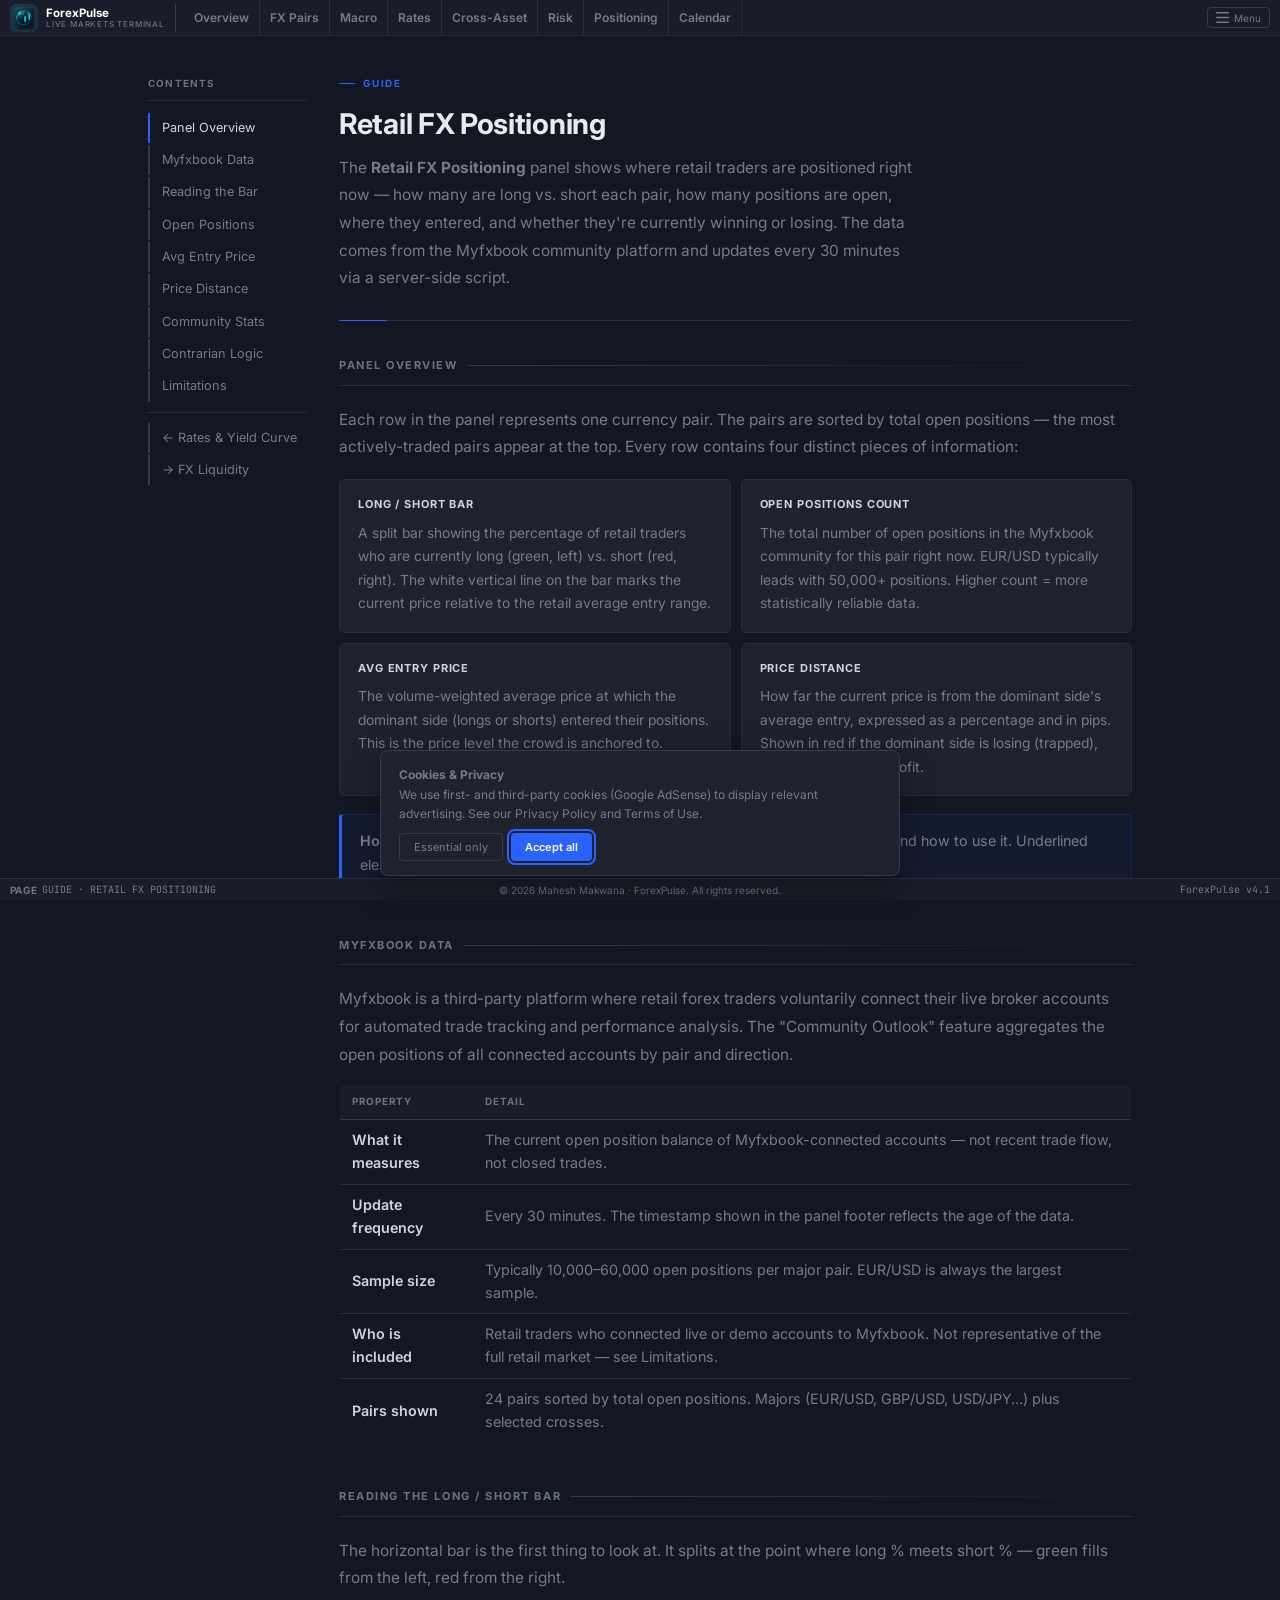
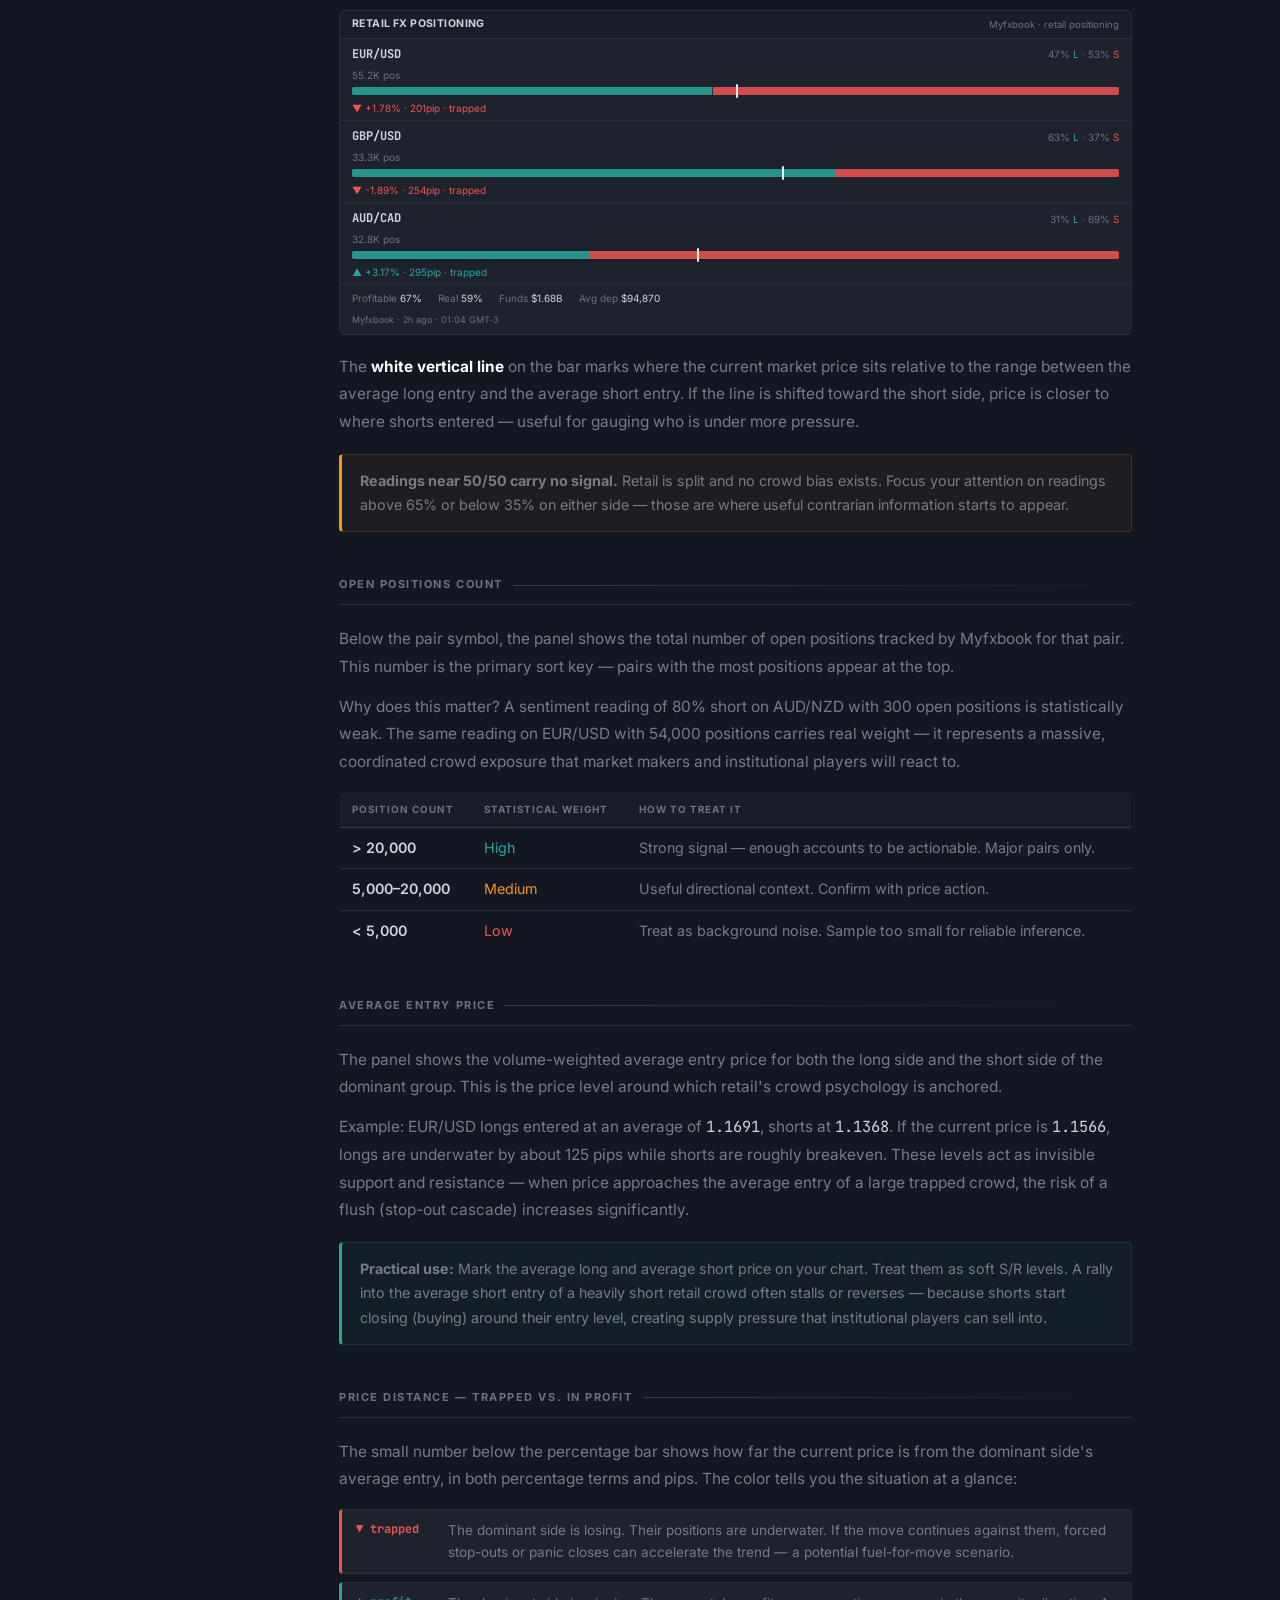
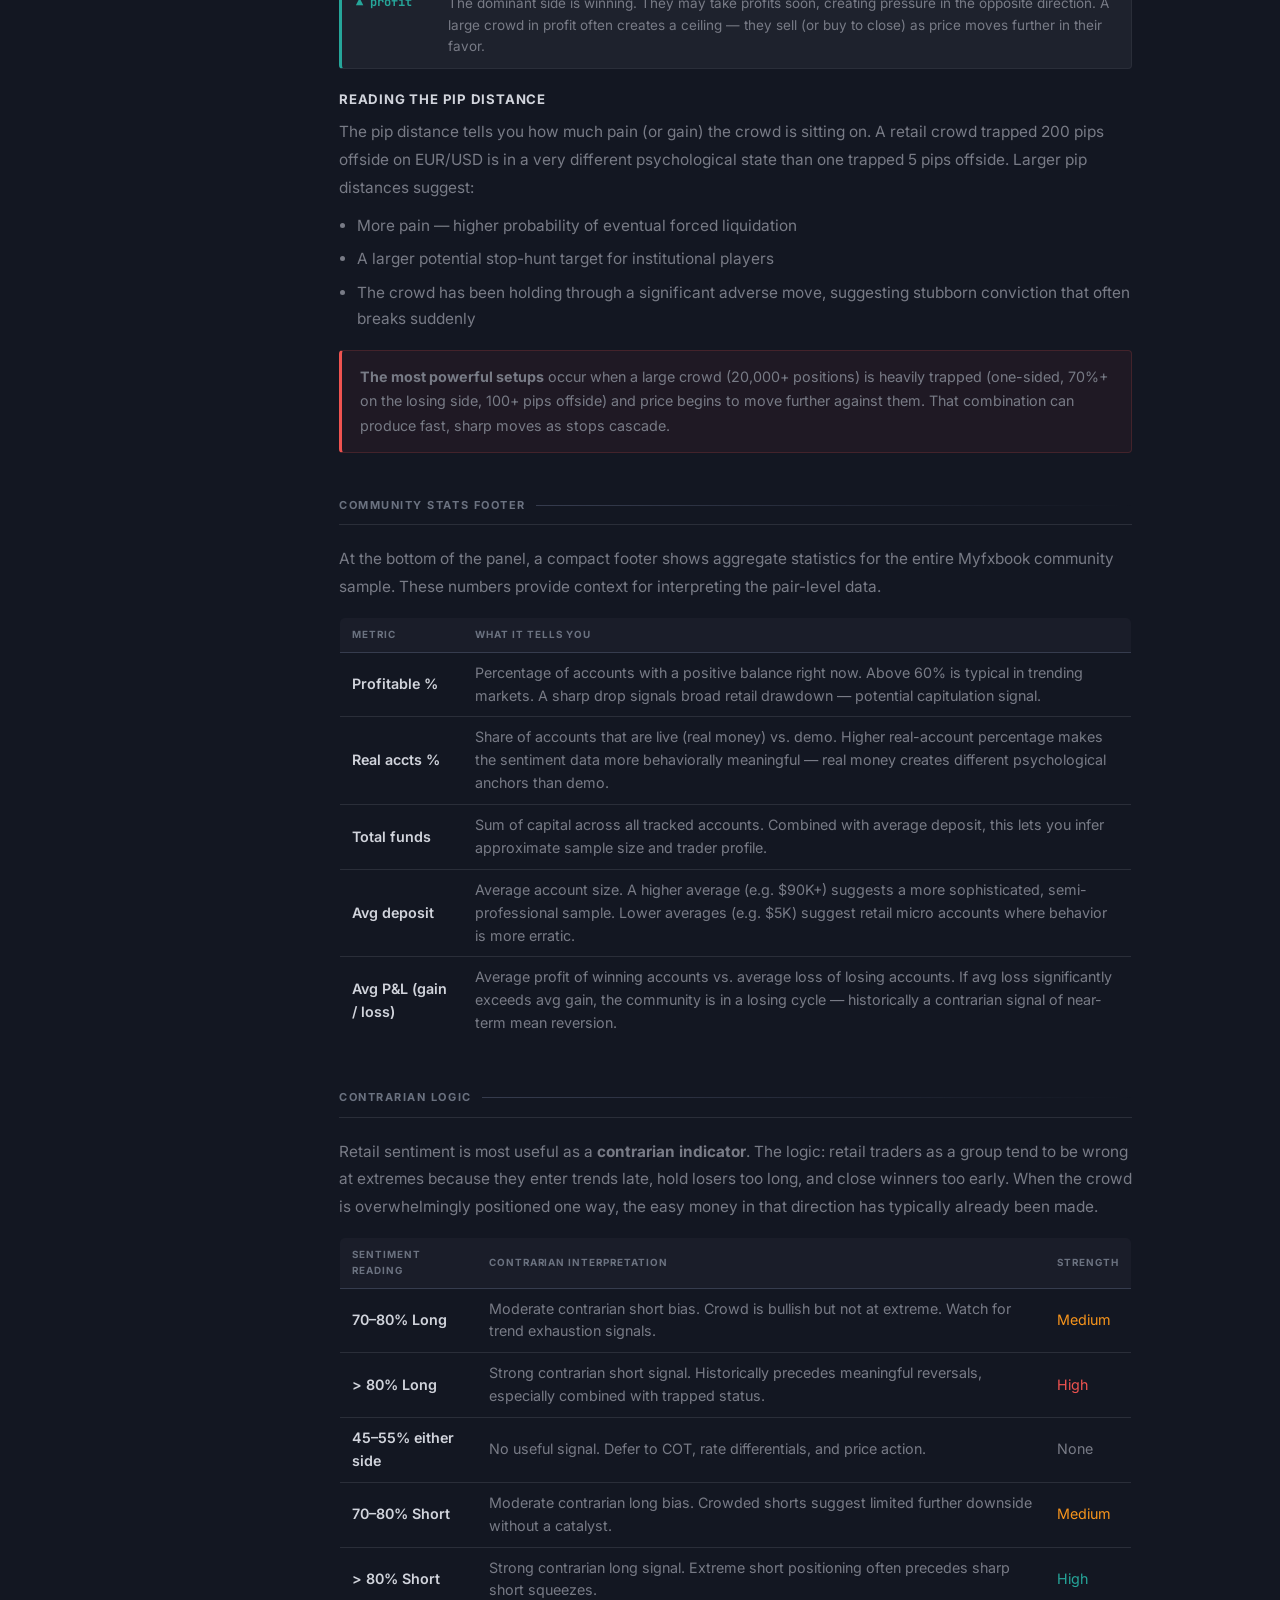
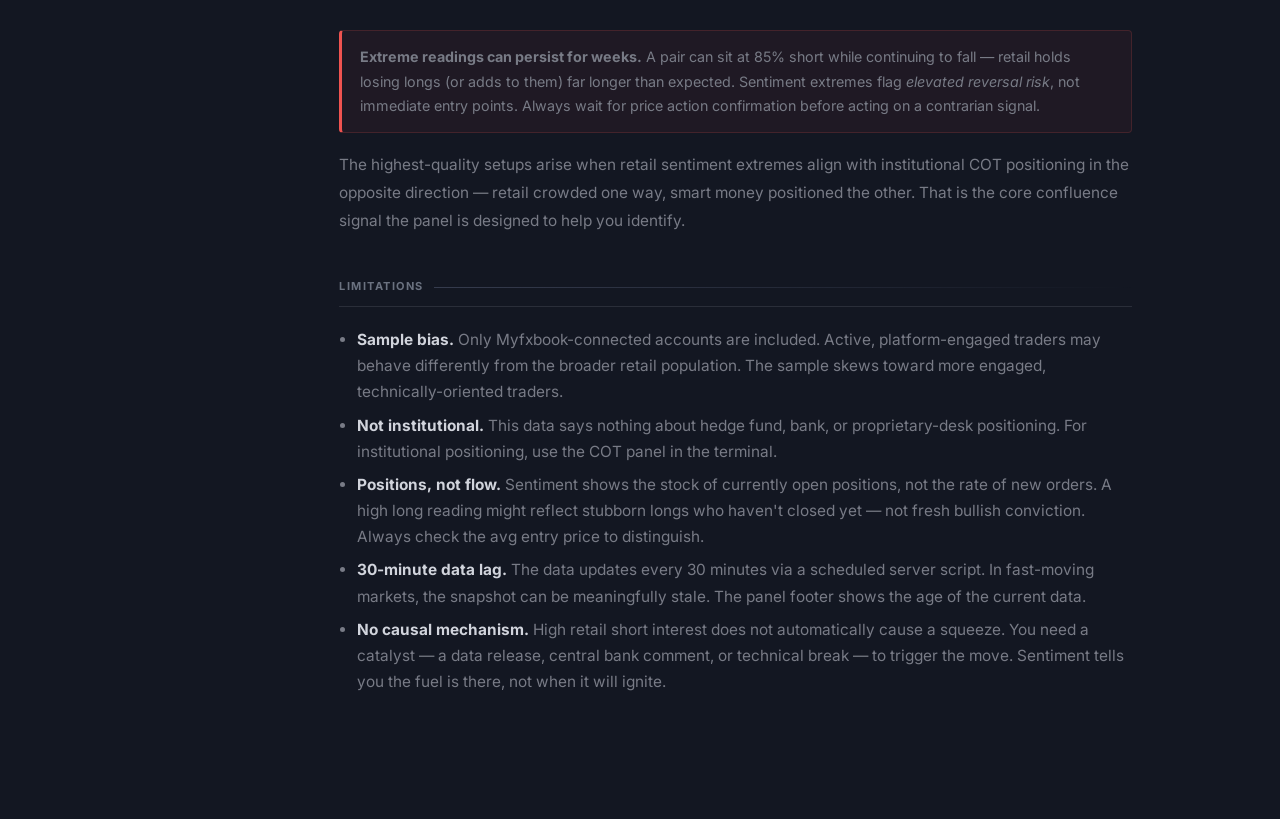
<file: guide-market-sentiment.html>
<!DOCTYPE html>
<html lang="en">
<head>
<meta charset="UTF-8">
<meta name="viewport" content="width=device-width, initial-scale=1.0">
<title>Retail FX Positioning — ForexPulse Live Markets Terminal</title>
<meta name="description" content="How to read the Retail FX Positioning panel in the Live Markets Terminal. Open positions, average entry prices, retail traps, and contrarian signals from Myfxbook community data.">
<meta name="robots" content="index, follow">
<link rel="canonical" href="https://forexpulse.github.io/guide-market-sentiment.html">
<meta name="google-adsense-account" content="ca-pub-7977942731354565">
<meta property="og:type" content="website">
<meta property="og:url" content="https://forexpulse.github.io/guide-market-sentiment.html">
<meta property="og:site_name" content="ForexPulse Live Markets Terminal">
<meta property="og:title" content="Spread & Retail FX Positioning — ForexPulse Live Markets Terminal">
<meta property="og:description" content="How to read the Reference Spreads and Retail FX Positioning sections of the Live Markets Terminal. Understanding retail positioning data from Myfxbook and typical ECN spreads.">
<meta property="og:image" content="https://forexpulse.github.io/og-image.png">
<meta property="og:locale" content="en_US">
<meta name="twitter:card" content="summary_large_image">
<meta name="twitter:title" content="Spread & Retail FX Positioning — ForexPulse Live Markets Terminal">
<meta name="twitter:image" content="https://forexpulse.github.io/og-image.png">
<meta name="twitter:site" content="@GlobalInvesting">
<link rel="icon" type="image/png" sizes="32x32" href="/favicon-32x32.png">
<link rel="icon" type="image/png" sizes="16x16" href="/favicon-16x16.png">
<link rel="apple-touch-icon" href="/apple-touch-icon.png">
<link rel="preconnect" href="https://fonts.googleapis.com">
<link rel="preconnect" href="https://fonts.gstatic.com" crossorigin>
<link href="https://fonts.googleapis.com/css2?family=Inter:wght@300;400;500;600;700&family=JetBrains+Mono:wght@400;500;700&display=swap" rel="stylesheet">
<style>

*, *::before, *::after { box-sizing: border-box; margin: 0; padding: 0; }
:root {
  --bg: #131722; --bg2: #1e222d; --bg3: #2a2e39;
  --border: #2a2e39; --border2: #363c4e;
  --text: #d1d4dc; --text2: #787b86; --text3: #6b7280;
  --up: #26a69a; --down: #ef5350; --blue: #2962ff; --orange: #f6941c;
  --head-bg: #1a1d29; --accent: #2962ff;
  --font-ui: 'Inter', -apple-system, BlinkMacSystemFont, 'Segoe UI', sans-serif;
  --font-mono: 'JetBrains Mono', 'Courier New', monospace;
}
body { background: var(--bg); color: var(--text); font-family: var(--font-ui); font-size: 15.4px; line-height: 1.6; min-height: 100vh; }
a { color: inherit; text-decoration: none; }
.sr-only { position: absolute; width: 1px; height: 1px; padding: 0; margin: -1px; overflow: hidden; clip: rect(0,0,0,0); white-space: nowrap; border: 0; }
.skip-link { position: absolute; left: -9999px; top: auto; width: 1px; height: 1px; overflow: hidden; }
.skip-link:focus { position: fixed; left: 8px; top: 8px; width: auto; height: auto; padding: 6px 12px; background: var(--blue); color: #fff; font-size: 12px; font-weight: 600; border-radius: 4px; z-index: 9999; outline: 2px solid #fff; }
#gdpr-banner { position: fixed; bottom: 24px; left: 50%; transform: translateX(-50%); background: var(--bg2); border: 1px solid var(--border2); border-radius: 8px; padding: 14px 18px; font-size: 12px; color: var(--text2); z-index: 9000; max-width: 520px; width: calc(100% - 32px); box-shadow: 0 8px 32px rgba(0,0,0,.4); display: flex; flex-direction: column; gap: 10px; }
#gdpr-banner[hidden] { display: none !important; }
.gdpr-btns { display: flex; gap: 8px; }
#gdpr-accept { background: var(--blue); color: #fff; border: none; border-radius: 4px; padding: 6px 14px; font-size: 11px; font-weight: 600; cursor: pointer; font-family: var(--font-ui); }
#gdpr-reject { background: none; color: var(--text2); border: 1px solid var(--border2); border-radius: 4px; padding: 6px 14px; font-size: 11px; cursor: pointer; font-family: var(--font-ui); }
#topbar { background: var(--head-bg); border-bottom: 1px solid var(--border); height: 36px; display: flex; align-items: center; padding: 0 10px; position: sticky; top: 0; z-index: 200; }
#topbar .logo { display: flex; align-items: center; gap: 8px; padding-right: 10px; border-right: 1px solid var(--border2); margin-right: 8px; white-space: nowrap; text-decoration: none; flex-shrink: 0; } #topbar .logo > span { display: flex; flex-direction: column; line-height: 1; }
.logo-text { font-family: var(--font-ui); font-size: 11.5px; font-weight: 700; color: #fff; line-height: 1.1; }
.logo-sub { font-family: var(--font-ui); font-size: 8px; font-weight: 500; color: var(--text3); letter-spacing: .1em; text-transform: uppercase; display: block; margin-top: 1px; }
.top-nav { display: flex; height: 100%; }
.top-nav a { display: flex; align-items: center; padding: 0 10px; font-size: 12px; font-weight: 600; color: var(--text2); border-right: 1px solid var(--border); white-space: nowrap; transition: color .15s, background .15s; text-decoration: none; }
.top-nav a:hover { color: var(--text); background: var(--bg3); }
.topbar-right { margin-left: auto; display: flex; align-items: center; gap: 14px; font-size: 11px; color: var(--text2); }
.site-menu { position: relative; display: flex; align-items: center; }
.site-menu-btn { display: flex; align-items: center; gap: 5px; background: none; border: 1px solid var(--border2); color: var(--text2); font-size: 10px; font-family: var(--font-ui); padding: 3px 8px; border-radius: 4px; cursor: pointer; white-space: nowrap; transition: border-color .15s, color .15s; }
.site-menu-btn:hover { border-color: var(--border); color: var(--text); }
.site-menu-btn:focus-visible, a:focus-visible, button:focus-visible { outline: 2px solid var(--blue); outline-offset: 2px; }
.site-menu-panel { display: none; position: absolute; top: calc(100% + 6px); right: 0; min-width: 210px; background: var(--bg2); border: 1px solid var(--border); border-radius: 6px; padding: 6px 0; z-index: 400; box-shadow: 0 8px 24px rgba(0,0,0,.28); }
.site-menu:hover .site-menu-panel, .site-menu:focus-within .site-menu-panel { display: block; }
.site-menu::after { content: ''; position: absolute; top: 100%; left: -8px; right: -8px; height: 8px; }
.site-menu-panel a { display: block; padding: 5px 14px; color: var(--text2); font-size: 11px; text-decoration: none; white-space: nowrap; transition: background .12s, color .12s; }
.site-menu-panel a:hover { background: var(--bg3); color: var(--text); }
.site-menu-panel a.current { color: #fff; }
.site-menu-divider { height: 1px; background: var(--border); margin: 5px 0; }
.site-menu-section { padding: 3px 14px 2px; font-size: 9px; color: var(--text3); text-transform: uppercase; letter-spacing: .06em; display: block; }
#statusbar { position: fixed; bottom: 0; left: 0; right: 0; height: 22px; background: var(--head-bg); border-top: 1px solid var(--border); display: flex; align-items: center; padding: 0 10px; gap: 16px; font-size: 10px; color: var(--text2); z-index: 200; overflow: hidden; font-family: var(--font-ui); }
.sb-k { color: var(--text3); font-weight: 700; letter-spacing: .04em; }
.sb-v { color: var(--text2); font-family: var(--font-mono); font-size: 10px; }
.footer-copy { font-size: 10px; color: var(--text3); white-space: nowrap; position: absolute; left: 50%; transform: translateX(-50%); pointer-events: none; }
@media (max-width: 900px) {
  #topbar { padding: 0 6px; height: auto; flex-wrap: wrap; align-items: center; }
  #topbar .logo { padding: 6px 8px 6px 0; flex-shrink: 0; order: 1; }
  .topbar-right { margin-left: auto; font-size: 10px; padding: 4px 0; order: 2; flex-shrink: 0; gap: 8px !important; }
  .top-nav { display: flex; overflow-x: auto; overflow-y: hidden; width: 100%; order: 10; border-top: 1px solid var(--border2); height: auto; min-height: 30px; -webkit-overflow-scrolling: touch; scrollbar-width: none; -webkit-mask-image: linear-gradient(to right, black 88%, transparent 100%); mask-image: linear-gradient(to right, black 88%, transparent 100%); }
  .top-nav::-webkit-scrollbar { display: none; }
  .top-nav a { flex-shrink: 0; white-space: nowrap; padding: 6px 12px; font-size: 11px; height: auto; }
}
@media (max-width: 600px) {
  #statusbar { position: relative; height: auto; flex-wrap: wrap; gap: 6px; padding: 6px 8px; }
  .footer-copy { display: none; }
}
@media (max-width: 480px) {
  #topbar { padding: 0 4px; }
  .logo-text { font-size: 10px !important; }
  .logo-sub { display: block; font-size: 7px !important; }
  .topbar-right { font-size: 9px; gap: 6px !important; }
  .top-nav a { padding: 5px 10px; font-size: 10px; }
}

.guide-wrap { display: flex; gap: 32px; max-width: 1040px; margin: 0 auto; padding: 40px 28px 80px; animation: fadeUp .35s ease both; }
@keyframes fadeUp { from { opacity: 0; transform: translateY(10px); } to { opacity: 1; transform: translateY(0); } }

/* ── TOC sidebar ── */
.toc { width: 196px; flex-shrink: 0; }
.toc-inner { position: sticky; top: 52px; }
.toc-head { font-size: 9.9px; font-weight: 700; color: var(--text3); text-transform: uppercase; letter-spacing: .12em; margin-bottom: 12px; padding-bottom: 8px; border-bottom: 1px solid var(--border); }
.toc-item { display: block; padding: 5px 10px 5px 12px; font-size: 12.7px; color: var(--text2); border-left: 2px solid var(--border2); margin-bottom: 2px; transition: color .15s, border-color .15s, background .15s; border-radius: 0 3px 3px 0; }
.toc-item:hover { color: var(--text); border-left-color: var(--border); background: rgba(255,255,255,.03); }
.toc-item.active { color: var(--text); border-left-color: var(--blue); }
.toc-divider { height: 1px; background: var(--border); margin: 10px 0; }
.toc-item.toc-related { font-size: 12.1px; color: var(--text3); }
.toc-item.toc-related:hover { color: var(--text2); }

/* ── Guide content ── */
.guide-content { flex: 1; min-width: 0; }

/* ── Hero ── */
.page-hero { padding-bottom: 28px; margin-bottom: 36px; border-bottom: 1px solid var(--border); position: relative; }
.page-hero::after { content: ""; position: absolute; left: 0; bottom: -1px; width: 48px; height: 1px; background: var(--blue); }
.page-hero-label { font-size: 9.9px; font-weight: 700; letter-spacing: .18em; text-transform: uppercase; color: var(--blue); margin-bottom: 14px; display: flex; align-items: center; gap: 8px; }
.page-hero-label::before { content: ""; display: inline-block; width: 16px; height: 1px; background: var(--blue); }
.page-hero h1 { font-size: 28.6px; font-weight: 700; color: #e8eaf0; line-height: 1.25; margin-bottom: 12px; letter-spacing: -.3px; }
.page-hero p { font-size: 15.4px; color: var(--text2); line-height: 1.8; max-width: 580px; }

/* ── Sections ── */
.guide-section { margin-bottom: 44px; scroll-margin-top: 52px; }
.guide-section h2 { font-size: 11px; font-weight: 700; color: var(--text3); letter-spacing: .14em; text-transform: uppercase; padding-bottom: 10px; margin-bottom: 20px; border-bottom: 1px solid var(--border); display: flex; align-items: center; gap: 10px; }
.guide-section h2::after { content: ""; flex: 1; height: 1px; background: linear-gradient(to right, var(--border2), transparent); }
.guide-section h3 { font-size: 13.2px; font-weight: 700; color: var(--text); margin: 20px 0 8px; text-transform: uppercase; letter-spacing: .06em; }
.guide-section p { color: var(--text2); margin-bottom: 12px; font-size: 15.4px; line-height: 1.8; }
.guide-section p:last-child { margin-bottom: 0; }
.guide-section ul { color: var(--text2); font-size: 15.4px; padding-left: 18px; margin-bottom: 14px; }
.guide-section li { margin-bottom: 7px; line-height: 1.7; }

/* ── Info / warn boxes ── */
.info-box { background: rgba(41,98,255,.06); border: 1px solid rgba(41,98,255,.18); border-left: 3px solid var(--blue); border-radius: 4px; padding: 14px 18px; margin: 18px 0; font-size: 14.3px; color: var(--text2); line-height: 1.7; }
.warn-box { background: rgba(246,148,28,.05); border: 1px solid rgba(246,148,28,.18); border-left: 3px solid var(--orange); border-radius: 4px; padding: 14px 18px; margin: 18px 0; font-size: 14.3px; color: var(--text2); line-height: 1.7; }

/* ── Data tables ── */
.data-table { width: 100%; border-collapse: collapse; border: 1px solid var(--border); border-radius: 6px; overflow: hidden; margin: 16px 0; }
.data-table thead { background: var(--head-bg); }
.data-table th { text-align: left; font-size: 9.9px; font-weight: 700; color: var(--text3); text-transform: uppercase; letter-spacing: .1em; padding: 9px 12px; border-bottom: 1px solid var(--border2); }
.data-table td { padding: 9px 12px; border-bottom: 1px solid var(--border); color: var(--text2); font-size: 14.3px; vertical-align: top; transition: background .12s; }
.data-table tbody tr:hover td { background: var(--bg2); }
.data-table td:first-child { color: var(--text); font-weight: 500; }
.data-table tr:last-child td { border-bottom: none; }

/* ── Tags ── */
.tag { display: inline-block; font-size: 9.9px; font-weight: 700; padding: 2px 7px; border-radius: 3px; letter-spacing: .04em; vertical-align: middle; }
.tag-bull { background: rgba(38,166,154,.12); color: var(--up); border: 1px solid rgba(38,166,154,.2); }
.tag-bear { background: rgba(239,83,80,.10); color: var(--down); border: 1px solid rgba(239,83,80,.2); }
.tag-neut { background: var(--bg3); color: var(--text3); border: 1px solid var(--border2); }

@media (max-width: 768px) { .guide-wrap { flex-direction: column; padding: 24px 16px 48px; } .toc { width: 100%; } .toc-inner { position: static; } }

/* ── Callouts ── */
.callout { background: rgba(41,98,255,.06); border: 1px solid rgba(41,98,255,.18); border-left: 3px solid var(--blue); border-radius: 4px; padding: 14px 18px; margin: 18px 0; font-size: 14.3px; color: var(--text2); line-height: 1.7; }
.callout-orange { background: rgba(246,148,28,.05); border-color: rgba(246,148,28,.18); border-left-color: var(--orange); }
.callout-green  { background: rgba(38,166,154,.05); border-color: rgba(38,166,154,.18); border-left-color: var(--up); }
.callout-red    { background: rgba(239,83,80,.05);  border-color: rgba(239,83,80,.18);  border-left-color: var(--down); }

/* ── Spread demo ── */
.spread-demo { background: var(--bg2); border: 1px solid var(--border); border-radius: 6px; padding: 14px 16px; margin: 18px 0; }
.spread-row-demo { display: grid; grid-template-columns: 70px 1fr 60px; align-items: center; gap: 10px; padding: 6px 0; border-bottom: 1px solid var(--border); }
.spread-row-demo:last-child { border-bottom: none; }
.spr-sym-d { font-size: 12.1px; font-weight: 700; color: var(--text); font-family: var(--font-mono); }
.spr-bar-d { background: var(--bg3); border-radius: 2px; height: 6px; overflow: hidden; }
.spr-fill-d { height: 100%; border-radius: 2px; }
.spr-val-d { font-size: 12.1px; font-weight: 600; font-family: var(--font-mono); text-align: right; }

/* ── Sentiment grid ── */
.sent-grid { display: grid; grid-template-columns: repeat(2, 1fr); gap: 10px; margin: 18px 0; }
.sent-card { background: var(--bg2); border: 1px solid var(--border); border-radius: 6px; padding: 16px 18px; transition: border-color .15s; }
.sent-card:hover { border-color: var(--border2); }
.sent-title { font-size: 11px; font-weight: 700; color: var(--text); text-transform: uppercase; letter-spacing: .08em; margin-bottom: 8px; }
.sent-desc { font-size: 13.8px; color: var(--text2); line-height: 1.7; }
@media (max-width: 600px) { .sent-grid { grid-template-columns: 1fr; } }

/* ── Contra table ── */
.contra-table { width: 100%; border-collapse: collapse; border: 1px solid var(--border); border-radius: 6px; overflow: hidden; margin: 16px 0; }
.contra-table thead { background: var(--head-bg); }
.contra-table th { text-align: left; font-size: 9.9px; font-weight: 700; color: var(--text3); text-transform: uppercase; letter-spacing: .1em; padding: 9px 12px; border-bottom: 1px solid var(--border2); }
.contra-table td { padding: 9px 12px; border-bottom: 1px solid var(--border); color: var(--text2); font-size: 14.3px; transition: background .12s; }
.contra-table tbody tr:hover td { background: var(--bg2); }
.contra-table tr:last-child td { border-bottom: none; }
.contra-table td:first-child { color: var(--text); font-weight: 600; }

</style>
</head>
<body>


<a href="#main" class="skip-link">Skip to main content</a>
<div id="gdpr-banner" role="dialog" aria-modal="true" aria-labelledby="gdpr-title" aria-describedby="gdpr-desc" hidden>
  <span id="gdpr-desc"><strong id="gdpr-title">Cookies &amp; Privacy</strong><br>
    We use first- and third-party cookies (Google AdSense) to display relevant advertising.
    See our <a href="/privacy.html">Privacy Policy</a> and <a href="/terms.html">Terms of Use</a>.</span>
  <div class="gdpr-btns">
    <button id="gdpr-reject" aria-label="Reject non-essential cookies">Essential only</button>
    <button id="gdpr-accept" aria-label="Accept all cookies">Accept all</button>
  </div>
</div>
<script src="assets/gdpr.js"></script>

<header id="topbar" role="banner" aria-label="ForexPulse Live Markets Terminal">
  <a class="logo" href="/" title="ForexPulse Live Markets Terminal">
    <img src="apple-touch-icon.png" alt="ForexPulse" width="28" height="28" style="width:28px;height:28px;border-radius:6px;flex-shrink:0;display:block;" fetchpriority="high">
    <span>
      <span class="logo-text">ForexPulse</span>
      <span class="logo-sub">Live Markets Terminal</span>
    </span>
  </a>
  <nav class="top-nav" aria-label="Dashboard sections">
    <a href="/">Overview</a>
    <a href="/#section-fxpairs">FX Pairs</a>
    <a href="/#section-econmap">Macro</a>
    <a href="/#section-cbrates">Rates</a>
    <a href="/#section-crossasset">Cross-Asset</a>
    <a href="/#section-risk">Risk</a>
    <a href="/#section-positioning">Positioning</a>
    <a href="/#section-tvcalendar">Calendar</a>
  </nav>
  <div class="topbar-right">
    <div class="site-menu">
      <button class="site-menu-btn" aria-label="Site menu" aria-expanded="false" aria-controls="site-menu-dropdown">
        <svg width="13" height="13" viewBox="0 0 13 13" fill="none" xmlns="http://www.w3.org/2000/svg">
          <rect y="1" width="13" height="1.5" rx=".75" fill="currentColor"/>
          <rect y="5.75" width="13" height="1.5" rx=".75" fill="currentColor"/>
          <rect y="10.5" width="13" height="1.5" rx=".75" fill="currentColor"/>
        </svg>
        Menu
      </button>
      <div class="site-menu-panel" id="site-menu-dropdown">
        <span class="site-menu-section">Company</span>
        <a href="about.html">About</a>
        <a href="contact.html">Contact</a>
        <a href="terms.html">Terms of Use</a>
        <a href="privacy.html">Privacy Policy</a>
        <div class="site-menu-divider"></div>
        <span class="site-menu-section">Guides</span>
        <a href="guide-dashboard.html">How to Use the Terminal</a>
        <a href="guide-cross-asset-risk.html">Cross-Asset Risk Monitor</a>
        <a href="guide-rates-yield-curve.html">Rates &amp; Yield Curve</a>
        <a href="guide-market-sentiment.html" class="current">Retail FX Positioning</a>
        <a href="guide-fx-liquidity.html">FX Liquidity &amp; Sessions</a>
        <a href="guide-cot.html">COT / CFTC Positioning</a>
      </div>
    </div>
  </div>
</header>

<main id="main">
<div class="guide-wrap">
  <nav class="guide-toc">
    <div class="toc-head">Contents</div>
    <a class="toc-item" href="#overview">Panel Overview</a>
    <a class="toc-item" href="#myfxbook">Myfxbook Data</a>
    <a class="toc-item" href="#reading-bar">Reading the Bar</a>
    <a class="toc-item" href="#open-positions">Open Positions</a>
    <a class="toc-item" href="#avg-price">Avg Entry Price</a>
    <a class="toc-item" href="#price-distance">Price Distance</a>
    <a class="toc-item" href="#general-stats">Community Stats</a>
    <a class="toc-item" href="#contrarian">Contrarian Logic</a>
    <a class="toc-item" href="#limits">Limitations</a>
    <div class="toc-divider"></div>
    <a class="toc-item" href="guide-rates-yield-curve.html">← Rates &amp; Yield Curve</a>
    <a class="toc-item" href="guide-fx-liquidity.html">→ FX Liquidity</a>
  </nav>

  <div class="guide-content">
    <div class="page-hero">
      <div class="page-hero-label">Guide</div>
      <h1>Retail FX Positioning</h1>
      <p>The <strong>Retail FX Positioning</strong> panel shows where retail traders are positioned right now — how many are long vs. short each pair, how many positions are open, where they entered, and whether they're currently winning or losing. The data comes from the Myfxbook community platform and updates every 30 minutes via a server-side script.</p>
    </div>

    <div class="guide-section" id="overview">
      <h2>Panel Overview</h2>
      <p>Each row in the panel represents one currency pair. The pairs are sorted by total open positions — the most actively-traded pairs appear at the top. Every row contains four distinct pieces of information:</p>
      <div class="sent-grid">
        <div class="sent-card">
          <div class="sent-title">Long / Short bar</div>
          <div class="sent-desc">A split bar showing the percentage of retail traders who are currently long (green, left) vs. short (red, right). The white vertical line on the bar marks the current price relative to the retail average entry range.</div>
        </div>
        <div class="sent-card">
          <div class="sent-title">Open positions count</div>
          <div class="sent-desc">The total number of open positions in the Myfxbook community for this pair right now. EUR/USD typically leads with 50,000+ positions. Higher count = more statistically reliable data.</div>
        </div>
        <div class="sent-card">
          <div class="sent-title">Avg entry price</div>
          <div class="sent-desc">The volume-weighted average price at which the dominant side (longs or shorts) entered their positions. This is the price level the crowd is anchored to.</div>
        </div>
        <div class="sent-card">
          <div class="sent-title">Price distance</div>
          <div class="sent-desc">How far the current price is from the dominant side's average entry, expressed as a percentage and in pips. Shown in red if the dominant side is losing (trapped), green if they are in profit.</div>
        </div>
      </div>
      <div class="callout">
        <strong>Hover over any element in the panel</strong> to see a tooltip explaining what it means and how to use it. Underlined elements are interactive.
      </div>
    </div>

    <div class="guide-section" id="myfxbook">
      <h2>Myfxbook Data</h2>
      <p>Myfxbook is a third-party platform where retail forex traders voluntarily connect their live broker accounts for automated trade tracking and performance analysis. The "Community Outlook" feature aggregates the open positions of all connected accounts by pair and direction.</p>
      <table class="contra-table">
        <thead><tr><th>Property</th><th>Detail</th></tr></thead>
        <tbody>
          <tr><td>What it measures</td><td>The current open position balance of Myfxbook-connected accounts — not recent trade flow, not closed trades.</td></tr>
          <tr><td>Update frequency</td><td>Every 30 minutes. The timestamp shown in the panel footer reflects the age of the data.</td></tr>
          <tr><td>Sample size</td><td>Typically 10,000–60,000 open positions per major pair. EUR/USD is always the largest sample.</td></tr>
          <tr><td>Who is included</td><td>Retail traders who connected live or demo accounts to Myfxbook. Not representative of the full retail market — see Limitations.</td></tr>
          <tr><td>Pairs shown</td><td>24 pairs sorted by total open positions. Majors (EUR/USD, GBP/USD, USD/JPY…) plus selected crosses.</td></tr>
        </tbody>
      </table>
    </div>

    <div class="guide-section" id="reading-bar">
      <h2>Reading the Long / Short Bar</h2>
      <p>The horizontal bar is the first thing to look at. It splits at the point where long % meets short % — green fills from the left, red from the right.</p>
      <!-- MOCK: Full Retail FX Positioning panel matching index layout -->
      <div style="background:var(--bg2);border:1px solid var(--border);border-radius:6px;overflow:hidden;margin:18px 0;">
        <div style="background:var(--head-bg);border-bottom:1px solid var(--border);padding:5px 12px;display:flex;justify-content:space-between;align-items:center;">
          <span style="font-size:10.5px;font-weight:700;color:var(--text);letter-spacing:.04em;">RETAIL FX POSITIONING</span>
          <span style="font-size:9.5px;color:var(--text3);">Myfxbook · retail positioning</span>
        </div>
        <!-- EUR/USD row -->
        <div style="border-bottom:1px solid var(--border);padding:6px 12px 4px;">
          <div style="display:flex;justify-content:space-between;align-items:center;margin-bottom:3px;">
            <span style="font-size:12px;font-weight:700;color:var(--text);font-family:var(--font-mono);">EUR/USD</span>
            <span style="font-size:10px;color:var(--text3);">47% <span style="color:var(--up);">L</span> · 53% <span style="color:var(--down);">S</span></span>
          </div>
          <div style="font-size:10px;color:var(--text3);margin-bottom:4px;">55.2K pos</div>
          <div style="position:relative;height:8px;background:var(--bg3);border-radius:2px;overflow:visible;margin-bottom:5px;">
            <div style="position:absolute;left:0;top:0;height:100%;width:47%;background:var(--up);opacity:.85;border-radius:2px 0 0 2px;"></div>
            <div style="position:absolute;right:0;top:0;height:100%;width:53%;background:var(--down);opacity:.85;border-radius:0 2px 2px 0;"></div>
            <div style="position:absolute;top:-3px;width:2px;height:14px;background:#fff;opacity:.9;border-radius:1px;left:50%;"></div>
          </div>
          <div style="font-size:10px;color:var(--down);">▼ +1.78% · 201pip · trapped</div>
        </div>
        <!-- GBP/USD row -->
        <div style="border-bottom:1px solid var(--border);padding:6px 12px 4px;">
          <div style="display:flex;justify-content:space-between;align-items:center;margin-bottom:3px;">
            <span style="font-size:12px;font-weight:700;color:var(--text);font-family:var(--font-mono);">GBP/USD</span>
            <span style="font-size:10px;color:var(--text3);">63% <span style="color:var(--up);">L</span> · 37% <span style="color:var(--down);">S</span></span>
          </div>
          <div style="font-size:10px;color:var(--text3);margin-bottom:4px;">33.3K pos</div>
          <div style="position:relative;height:8px;background:var(--bg3);border-radius:2px;overflow:visible;margin-bottom:5px;">
            <div style="position:absolute;left:0;top:0;height:100%;width:63%;background:var(--up);opacity:.85;border-radius:2px 0 0 2px;"></div>
            <div style="position:absolute;right:0;top:0;height:100%;width:37%;background:var(--down);opacity:.85;border-radius:0 2px 2px 0;"></div>
            <div style="position:absolute;top:-3px;width:2px;height:14px;background:#fff;opacity:.9;border-radius:1px;left:56%;"></div>
          </div>
          <div style="font-size:10px;color:var(--down);">▼ -1.89% · 254pip · trapped</div>
        </div>
        <!-- AUD/CAD row -->
        <div style="border-bottom:1px solid var(--border);padding:6px 12px 4px;">
          <div style="display:flex;justify-content:space-between;align-items:center;margin-bottom:3px;">
            <span style="font-size:12px;font-weight:700;color:var(--text);font-family:var(--font-mono);">AUD/CAD</span>
            <span style="font-size:10px;color:var(--text3);">31% <span style="color:var(--up);">L</span> · 69% <span style="color:var(--down);">S</span></span>
          </div>
          <div style="font-size:10px;color:var(--text3);margin-bottom:4px;">32.8K pos</div>
          <div style="position:relative;height:8px;background:var(--bg3);border-radius:2px;overflow:visible;margin-bottom:5px;">
            <div style="position:absolute;left:0;top:0;height:100%;width:31%;background:var(--up);opacity:.85;border-radius:2px 0 0 2px;"></div>
            <div style="position:absolute;right:0;top:0;height:100%;width:69%;background:var(--down);opacity:.85;border-radius:0 2px 2px 0;"></div>
            <div style="position:absolute;top:-3px;width:2px;height:14px;background:#fff;opacity:.9;border-radius:1px;left:45%;"></div>
          </div>
          <div style="font-size:10px;color:var(--up);">▲ +3.17% · 295pip · trapped</div>
        </div>
        <!-- Footer stats -->
        <div style="padding:5px 12px;display:flex;gap:16px;font-size:10px;color:var(--text3);">
          <span>Profitable <span style="color:var(--text);">67%</span></span>
          <span>Real <span style="color:var(--text);">59%</span></span>
          <span>Funds <span style="color:var(--text);">$1.68B</span></span>
          <span>Avg dep <span style="color:var(--text);">$94,870</span></span>
        </div>
        <div style="padding:2px 12px 6px;font-size:9px;color:var(--text3);">Myfxbook · 2h ago · 01:04 GMT-3</div>
      </div>
      <p>The <strong style="color:#fff;">white vertical line</strong> on the bar marks where the current market price sits relative to the range between the average long entry and the average short entry. If the line is shifted toward the short side, price is closer to where shorts entered — useful for gauging who is under more pressure.</p>
      <div class="callout callout-orange">
        <strong>Readings near 50/50 carry no signal.</strong> Retail is split and no crowd bias exists. Focus your attention on readings above 65% or below 35% on either side — those are where useful contrarian information starts to appear.
      </div>
    </div>

    <div class="guide-section" id="open-positions">
      <h2>Open Positions Count</h2>
      <p>Below the pair symbol, the panel shows the total number of open positions tracked by Myfxbook for that pair. This number is the primary sort key — pairs with the most positions appear at the top.</p>
      <p>Why does this matter? A sentiment reading of 80% short on AUD/NZD with 300 open positions is statistically weak. The same reading on EUR/USD with 54,000 positions carries real weight — it represents a massive, coordinated crowd exposure that market makers and institutional players will react to.</p>
      <table class="contra-table">
        <thead><tr><th>Position count</th><th>Statistical weight</th><th>How to treat it</th></tr></thead>
        <tbody>
          <tr><td>&gt; 20,000</td><td style="color:var(--up);">High</td><td>Strong signal — enough accounts to be actionable. Major pairs only.</td></tr>
          <tr><td>5,000–20,000</td><td style="color:var(--orange);">Medium</td><td>Useful directional context. Confirm with price action.</td></tr>
          <tr><td>&lt; 5,000</td><td style="color:var(--down);">Low</td><td>Treat as background noise. Sample too small for reliable inference.</td></tr>
        </tbody>
      </table>
    </div>

    <div class="guide-section" id="avg-price">
      <h2>Average Entry Price</h2>
      <p>The panel shows the volume-weighted average entry price for both the long side and the short side of the dominant group. This is the price level around which retail's crowd psychology is anchored.</p>
      <p>Example: EUR/USD longs entered at an average of <span style="font-family:var(--font-mono);color:var(--text);">1.1691</span>, shorts at <span style="font-family:var(--font-mono);color:var(--text);">1.1368</span>. If the current price is <span style="font-family:var(--font-mono);color:var(--text);">1.1566</span>, longs are underwater by about 125 pips while shorts are roughly breakeven. These levels act as invisible support and resistance — when price approaches the average entry of a large trapped crowd, the risk of a flush (stop-out cascade) increases significantly.</p>
      <div class="callout callout-green">
        <strong>Practical use:</strong> Mark the average long and average short price on your chart. Treat them as soft S/R levels. A rally into the average short entry of a heavily short retail crowd often stalls or reverses — because shorts start closing (buying) around their entry level, creating supply pressure that institutional players can sell into.
      </div>
    </div>

    <div class="guide-section" id="price-distance">
      <h2>Price Distance — Trapped vs. In Profit</h2>
      <p>The small number below the percentage bar shows how far the current price is from the dominant side's average entry, in both percentage terms and pips. The color tells you the situation at a glance:</p>
      <div style="display:flex;flex-direction:column;gap:8px;margin:16px 0;">
        <div style="display:flex;align-items:flex-start;gap:12px;padding:10px 14px;background:var(--bg2);border:1px solid var(--border);border-left:3px solid var(--down);border-radius:4px;">
          <div style="min-width:80px;font-family:var(--font-mono);font-size:12px;color:var(--down);font-weight:700;">▼ trapped</div>
          <div style="font-size:13.5px;color:var(--text2);">The dominant side is losing. Their positions are underwater. If the move continues against them, forced stop-outs or panic closes can accelerate the trend — a potential fuel-for-move scenario.</div>
        </div>
        <div style="display:flex;align-items:flex-start;gap:12px;padding:10px 14px;background:var(--bg2);border:1px solid var(--border);border-left:3px solid var(--up);border-radius:4px;">
          <div style="min-width:80px;font-family:var(--font-mono);font-size:12px;color:var(--up);font-weight:700;">▲ profit</div>
          <div style="font-size:13.5px;color:var(--text2);">The dominant side is winning. They may take profits soon, creating pressure in the opposite direction. A large crowd in profit often creates a ceiling — they sell (or buy to close) as price moves further in their favor.</div>
        </div>
      </div>
      <h3>Reading the pip distance</h3>
      <p>The pip distance tells you how much pain (or gain) the crowd is sitting on. A retail crowd trapped 200 pips offside on EUR/USD is in a very different psychological state than one trapped 5 pips offside. Larger pip distances suggest:</p>
      <ul>
        <li>More pain — higher probability of eventual forced liquidation</li>
        <li>A larger potential stop-hunt target for institutional players</li>
        <li>The crowd has been holding through a significant adverse move, suggesting stubborn conviction that often breaks suddenly</li>
      </ul>
      <div class="callout callout-red">
        <strong>The most powerful setups</strong> occur when a large crowd (20,000+ positions) is heavily trapped (one-sided, 70%+ on the losing side, 100+ pips offside) and price begins to move further against them. That combination can produce fast, sharp moves as stops cascade.
      </div>
    </div>

    <div class="guide-section" id="general-stats">
      <h2>Community Stats Footer</h2>
      <p>At the bottom of the panel, a compact footer shows aggregate statistics for the entire Myfxbook community sample. These numbers provide context for interpreting the pair-level data.</p>
      <table class="contra-table">
        <thead><tr><th>Metric</th><th>What it tells you</th></tr></thead>
        <tbody>
          <tr><td>Profitable %</td><td>Percentage of accounts with a positive balance right now. Above 60% is typical in trending markets. A sharp drop signals broad retail drawdown — potential capitulation signal.</td></tr>
          <tr><td>Real accts %</td><td>Share of accounts that are live (real money) vs. demo. Higher real-account percentage makes the sentiment data more behaviorally meaningful — real money creates different psychological anchors than demo.</td></tr>
          <tr><td>Total funds</td><td>Sum of capital across all tracked accounts. Combined with average deposit, this lets you infer approximate sample size and trader profile.</td></tr>
          <tr><td>Avg deposit</td><td>Average account size. A higher average (e.g. $90K+) suggests a more sophisticated, semi-professional sample. Lower averages (e.g. $5K) suggest retail micro accounts where behavior is more erratic.</td></tr>
          <tr><td>Avg P&amp;L (gain / loss)</td><td>Average profit of winning accounts vs. average loss of losing accounts. If avg loss significantly exceeds avg gain, the community is in a losing cycle — historically a contrarian signal of near-term mean reversion.</td></tr>
        </tbody>
      </table>
    </div>

    <div class="guide-section" id="contrarian">
      <h2>Contrarian Logic</h2>
      <p>Retail sentiment is most useful as a <strong>contrarian indicator</strong>. The logic: retail traders as a group tend to be wrong at extremes because they enter trends late, hold losers too long, and close winners too early. When the crowd is overwhelmingly positioned one way, the easy money in that direction has typically already been made.</p>
      <table class="contra-table">
        <thead><tr><th>Sentiment reading</th><th>Contrarian interpretation</th><th>Strength</th></tr></thead>
        <tbody>
          <tr><td>70–80% Long</td><td>Moderate contrarian short bias. Crowd is bullish but not at extreme. Watch for trend exhaustion signals.</td><td style="color:var(--orange);">Medium</td></tr>
          <tr><td>&gt; 80% Long</td><td>Strong contrarian short signal. Historically precedes meaningful reversals, especially combined with trapped status.</td><td style="color:var(--down);">High</td></tr>
          <tr><td>45–55% either side</td><td>No useful signal. Defer to COT, rate differentials, and price action.</td><td style="color:var(--text2);">None</td></tr>
          <tr><td>70–80% Short</td><td>Moderate contrarian long bias. Crowded shorts suggest limited further downside without a catalyst.</td><td style="color:var(--orange);">Medium</td></tr>
          <tr><td>&gt; 80% Short</td><td>Strong contrarian long signal. Extreme short positioning often precedes sharp short squeezes.</td><td style="color:var(--up);">High</td></tr>
        </tbody>
      </table>
      <div class="callout callout-red">
        <strong>Extreme readings can persist for weeks.</strong> A pair can sit at 85% short while continuing to fall — retail holds losing longs (or adds to them) far longer than expected. Sentiment extremes flag <em>elevated reversal risk</em>, not immediate entry points. Always wait for price action confirmation before acting on a contrarian signal.
      </div>
      <p>The highest-quality setups arise when retail sentiment extremes align with institutional COT positioning in the opposite direction — retail crowded one way, smart money positioned the other. That is the core confluence signal the panel is designed to help you identify.</p>
    </div>

    <div class="guide-section" id="limits">
      <h2>Limitations</h2>
      <ul>
        <li><strong style="color:var(--text);">Sample bias.</strong> Only Myfxbook-connected accounts are included. Active, platform-engaged traders may behave differently from the broader retail population. The sample skews toward more engaged, technically-oriented traders.</li>
        <li><strong style="color:var(--text);">Not institutional.</strong> This data says nothing about hedge fund, bank, or proprietary-desk positioning. For institutional positioning, use the COT panel in the terminal.</li>
        <li><strong style="color:var(--text);">Positions, not flow.</strong> Sentiment shows the stock of currently open positions, not the rate of new orders. A high long reading might reflect stubborn longs who haven't closed yet — not fresh bullish conviction. Always check the avg entry price to distinguish.</li>
        <li><strong style="color:var(--text);">30-minute data lag.</strong> The data updates every 30 minutes via a scheduled server script. In fast-moving markets, the snapshot can be meaningfully stale. The panel footer shows the age of the current data.</li>
        <li><strong style="color:var(--text);">No causal mechanism.</strong> High retail short interest does not automatically cause a squeeze. You need a catalyst — a data release, central bank comment, or technical break — to trigger the move. Sentiment tells you the fuel is there, not when it will ignite.</li>
      </ul>
    </div>

  </div>
</div>
</main>

<footer id="statusbar" role="contentinfo" aria-label="Status bar">
  <div style="display:flex;gap:4px;"><span class="sb-k">PAGE</span><span class="sb-v">GUIDE · RETAIL FX POSITIONING</span></div>
  <div class="footer-copy">© 2026 Mahesh Makwana · ForexPulse. All rights reserved.</div>
  <div style="margin-left:auto;"><span class="sb-v">ForexPulse v4.1</span></div>
</footer>


<script>
// aria-expanded on site menu button
const btn = document.querySelector('.site-menu-btn');
const menu = document.querySelector('.site-menu');
if (btn && menu) {
  const update = () => btn.setAttribute('aria-expanded', String(menu.matches(':hover') || menu.matches(':focus-within')));
  menu.addEventListener('mouseenter', update);
  menu.addEventListener('mouseleave', update);
  menu.addEventListener('focusin', update);
  menu.addEventListener('focusout', update);
}
</script>

<script>
const sections = document.querySelectorAll('.guide-section');
const tocItems = document.querySelectorAll('.toc-item');
const observer = new IntersectionObserver(entries => {
  entries.forEach(e => {
    if (e.isIntersecting) {
      tocItems.forEach(t => t.classList.remove('active'));
      const link = document.querySelector(`.toc-item[href="#${e.target.id}"]`);
      if (link) link.classList.add('active');
    }
  });
}, { rootMargin: '-40px 0px -60% 0px' });
sections.forEach(s => observer.observe(s));
</script>
</body>
</html>
</file>
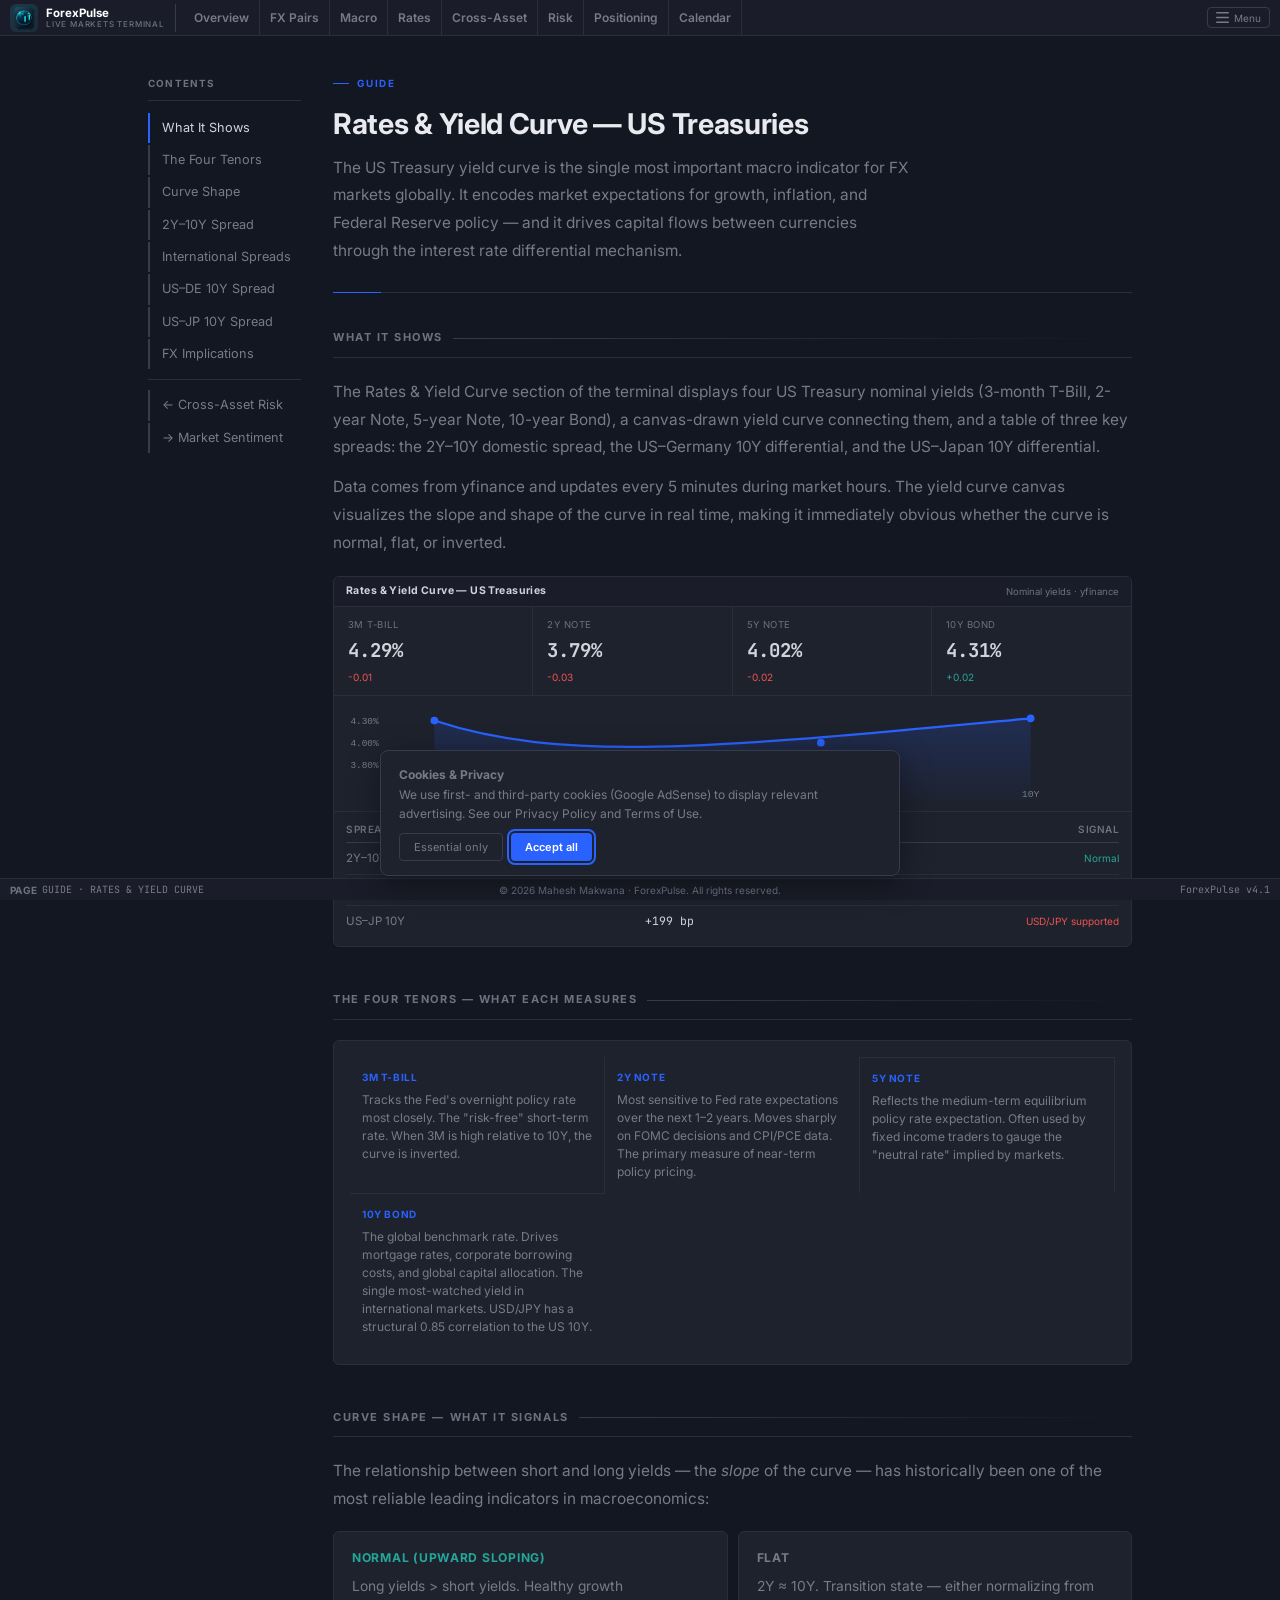
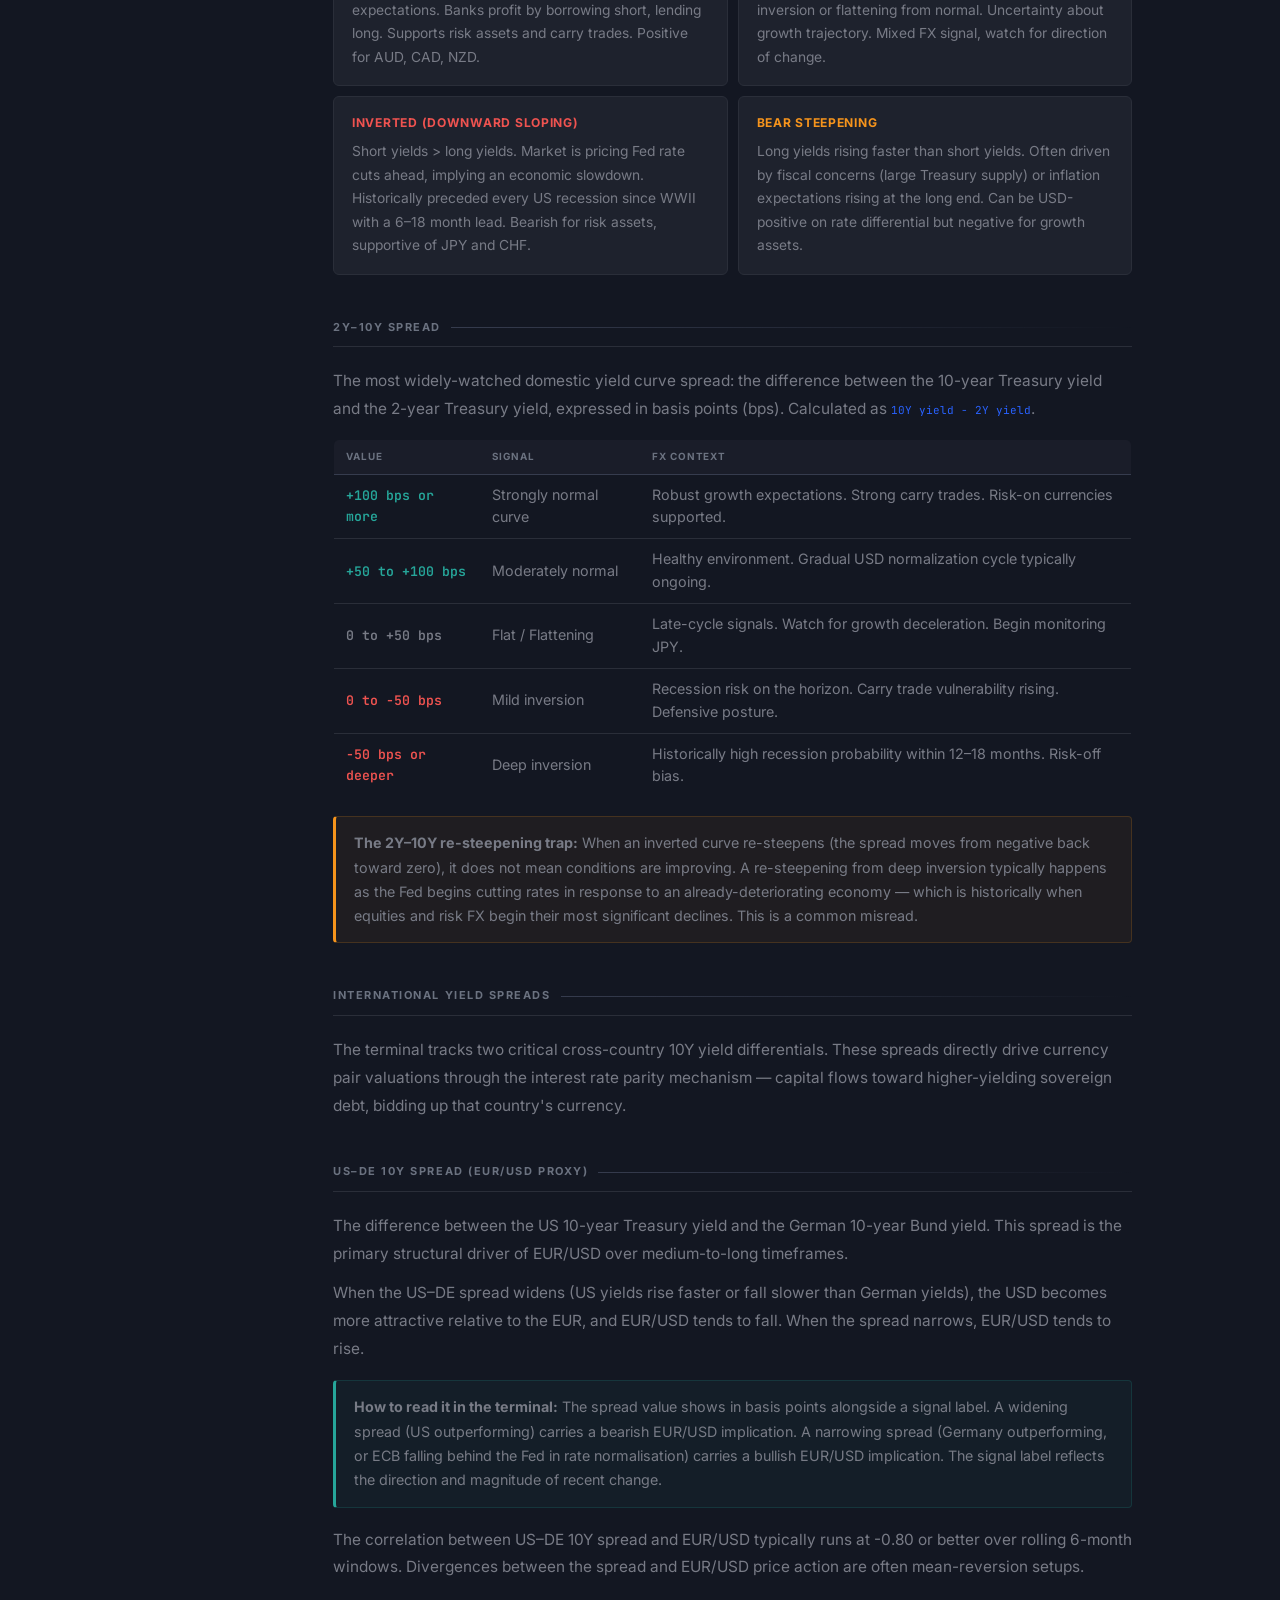
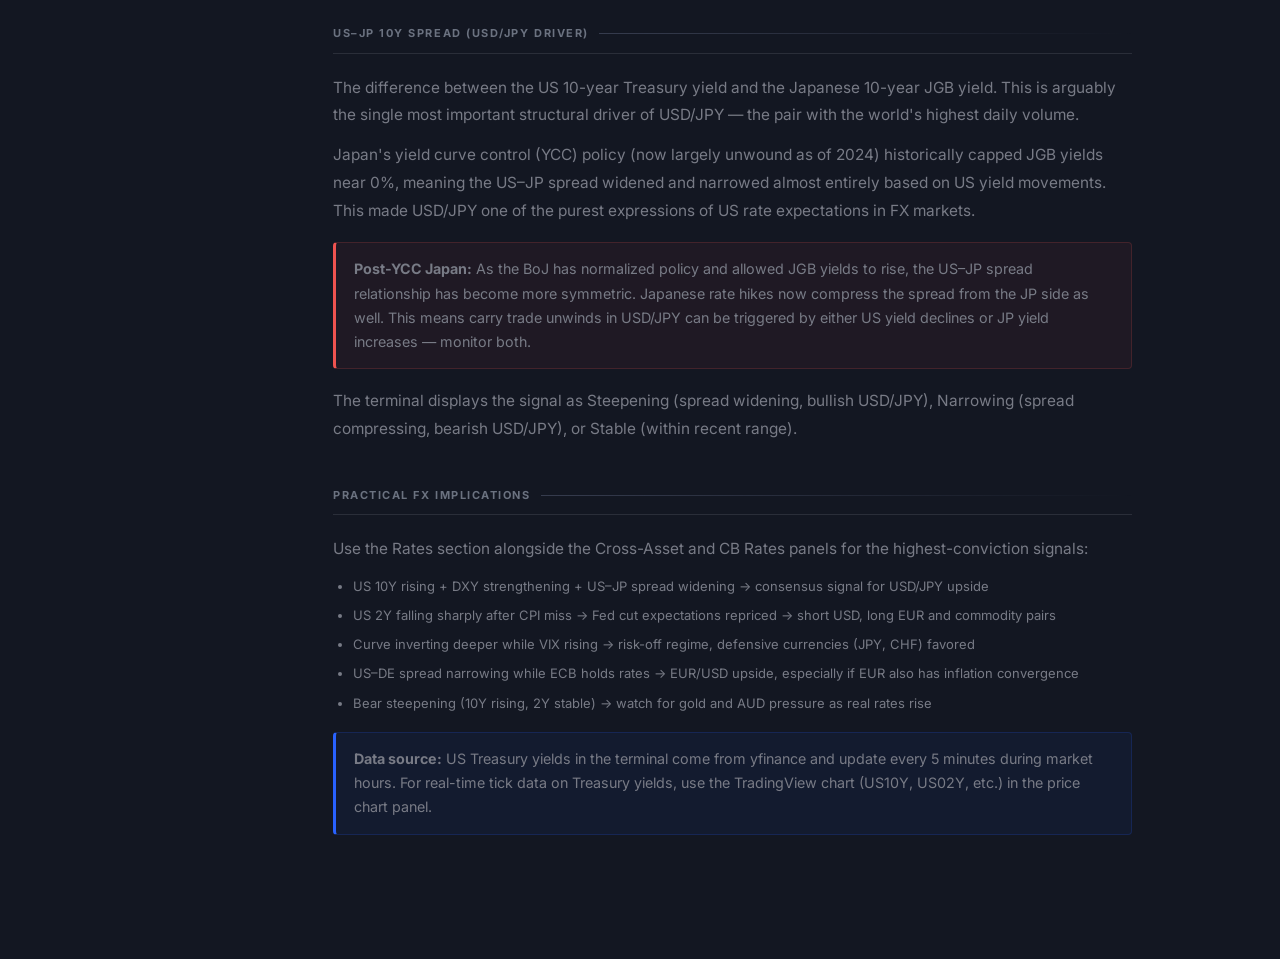
<file: guide-rates-yield-curve.html>
<!DOCTYPE html>
<html lang="en">
<head>
<meta charset="UTF-8">
<meta name="viewport" content="width=device-width, initial-scale=1.0">
<title>Rates & Yield Curve — ForexPulse Live Markets Terminal</title>
<meta name="description" content="How to read the US Treasury yield curve section of the Live Markets Terminal. Understanding nominal yields, the 2Y-10Y spread, international yield differentials and their impact on currency pairs.">
<meta name="robots" content="index, follow">
<link rel="canonical" href="https://forexpulse.github.io/guide-rates-yield-curve.html">
<meta name="google-adsense-account" content="ca-pub-7977942731354565">
<meta property="og:type" content="website">
<meta property="og:url" content="https://forexpulse.github.io/guide-rates-yield-curve.html">
<meta property="og:site_name" content="ForexPulse Live Markets Terminal">
<meta property="og:title" content="Rates & Yield Curve — ForexPulse Live Markets Terminal">
<meta property="og:description" content="How to read the US Treasury yield curve section of the Live Markets Terminal. Understanding nominal yields, the 2Y-10Y spread, international yield differentials and their impact on currency pairs.">
<meta property="og:image" content="https://forexpulse.github.io/og-image.png">
<meta property="og:locale" content="en_US">
<meta name="twitter:card" content="summary_large_image">
<meta name="twitter:title" content="Rates & Yield Curve — ForexPulse Live Markets Terminal">
<meta name="twitter:image" content="https://forexpulse.github.io/og-image.png">
<meta name="twitter:site" content="@GlobalInvesting">
<link rel="icon" type="image/png" sizes="32x32" href="/favicon-32x32.png">
<link rel="icon" type="image/png" sizes="16x16" href="/favicon-16x16.png">
<link rel="apple-touch-icon" href="/apple-touch-icon.png">
<link rel="preconnect" href="https://fonts.googleapis.com">
<link rel="preconnect" href="https://fonts.gstatic.com" crossorigin>
<link href="https://fonts.googleapis.com/css2?family=Inter:wght@300;400;500;600;700&family=JetBrains+Mono:wght@400;500;700&display=swap" rel="stylesheet">
<style>

*, *::before, *::after { box-sizing: border-box; margin: 0; padding: 0; }
:root {
  --bg: #131722; --bg2: #1e222d; --bg3: #2a2e39;
  --border: #2a2e39; --border2: #363c4e;
  --text: #d1d4dc; --text2: #787b86; --text3: #6b7280;
  --up: #26a69a; --down: #ef5350; --blue: #2962ff; --orange: #f6941c;
  --head-bg: #1a1d29; --accent: #2962ff;
  --font-ui: 'Inter', -apple-system, BlinkMacSystemFont, 'Segoe UI', sans-serif;
  --font-mono: 'JetBrains Mono', 'Courier New', monospace;
}
body { background: var(--bg); color: var(--text); font-family: var(--font-ui); font-size: 15.4px; line-height: 1.6; min-height: 100vh; }
a { color: inherit; text-decoration: none; }
.sr-only { position: absolute; width: 1px; height: 1px; padding: 0; margin: -1px; overflow: hidden; clip: rect(0,0,0,0); white-space: nowrap; border: 0; }
.skip-link { position: absolute; left: -9999px; top: auto; width: 1px; height: 1px; overflow: hidden; }
.skip-link:focus { position: fixed; left: 8px; top: 8px; width: auto; height: auto; padding: 6px 12px; background: var(--blue); color: #fff; font-size: 12px; font-weight: 600; border-radius: 4px; z-index: 9999; outline: 2px solid #fff; }
#gdpr-banner { position: fixed; bottom: 24px; left: 50%; transform: translateX(-50%); background: var(--bg2); border: 1px solid var(--border2); border-radius: 8px; padding: 14px 18px; font-size: 12px; color: var(--text2); z-index: 9000; max-width: 520px; width: calc(100% - 32px); box-shadow: 0 8px 32px rgba(0,0,0,.4); display: flex; flex-direction: column; gap: 10px; }
#gdpr-banner[hidden] { display: none !important; }
.gdpr-btns { display: flex; gap: 8px; }
#gdpr-accept { background: var(--blue); color: #fff; border: none; border-radius: 4px; padding: 6px 14px; font-size: 11px; font-weight: 600; cursor: pointer; font-family: var(--font-ui); }
#gdpr-reject { background: none; color: var(--text2); border: 1px solid var(--border2); border-radius: 4px; padding: 6px 14px; font-size: 11px; cursor: pointer; font-family: var(--font-ui); }
#topbar { background: var(--head-bg); border-bottom: 1px solid var(--border); height: 36px; display: flex; align-items: center; padding: 0 10px; position: sticky; top: 0; z-index: 200; }
#topbar .logo { display: flex; align-items: center; gap: 8px; padding-right: 10px; border-right: 1px solid var(--border2); margin-right: 8px; white-space: nowrap; text-decoration: none; flex-shrink: 0; } #topbar .logo > span { display: flex; flex-direction: column; line-height: 1; }
.logo-text { font-family: var(--font-ui); font-size: 11.5px; font-weight: 700; color: #fff; line-height: 1.1; }
.logo-sub { font-family: var(--font-ui); font-size: 8px; font-weight: 500; color: var(--text3); letter-spacing: .1em; text-transform: uppercase; display: block; margin-top: 1px; }
.top-nav { display: flex; height: 100%; }
.top-nav a { display: flex; align-items: center; padding: 0 10px; font-size: 12px; font-weight: 600; color: var(--text2); border-right: 1px solid var(--border); white-space: nowrap; transition: color .15s, background .15s; text-decoration: none; }
.top-nav a:hover { color: var(--text); background: var(--bg3); }
.topbar-right { margin-left: auto; display: flex; align-items: center; gap: 14px; font-size: 11px; color: var(--text2); }
.site-menu { position: relative; display: flex; align-items: center; }
.site-menu-btn { display: flex; align-items: center; gap: 5px; background: none; border: 1px solid var(--border2); color: var(--text2); font-size: 10px; font-family: var(--font-ui); padding: 3px 8px; border-radius: 4px; cursor: pointer; white-space: nowrap; transition: border-color .15s, color .15s; }
.site-menu-btn:hover { border-color: var(--border); color: var(--text); }
.site-menu-btn:focus-visible, a:focus-visible, button:focus-visible { outline: 2px solid var(--blue); outline-offset: 2px; }
.site-menu-panel { display: none; position: absolute; top: calc(100% + 6px); right: 0; min-width: 210px; background: var(--bg2); border: 1px solid var(--border); border-radius: 6px; padding: 6px 0; z-index: 400; box-shadow: 0 8px 24px rgba(0,0,0,.28); }
.site-menu:hover .site-menu-panel, .site-menu:focus-within .site-menu-panel { display: block; }
.site-menu::after { content: ''; position: absolute; top: 100%; left: -8px; right: -8px; height: 8px; }
.site-menu-panel a { display: block; padding: 5px 14px; color: var(--text2); font-size: 11px; text-decoration: none; white-space: nowrap; transition: background .12s, color .12s; }
.site-menu-panel a:hover { background: var(--bg3); color: var(--text); }
.site-menu-panel a.current { color: #fff; }
.site-menu-divider { height: 1px; background: var(--border); margin: 5px 0; }
.site-menu-section { padding: 3px 14px 2px; font-size: 9px; color: var(--text3); text-transform: uppercase; letter-spacing: .06em; display: block; }
#statusbar { position: fixed; bottom: 0; left: 0; right: 0; height: 22px; background: var(--head-bg); border-top: 1px solid var(--border); display: flex; align-items: center; padding: 0 10px; gap: 16px; font-size: 10px; color: var(--text2); z-index: 200; overflow: hidden; font-family: var(--font-ui); }
.sb-k { color: var(--text3); font-weight: 700; letter-spacing: .04em; }
.sb-v { color: var(--text2); font-family: var(--font-mono); font-size: 10px; }
.footer-copy { font-size: 10px; color: var(--text3); white-space: nowrap; position: absolute; left: 50%; transform: translateX(-50%); pointer-events: none; }
@media (max-width: 900px) {
  #topbar { padding: 0 6px; height: auto; flex-wrap: wrap; align-items: center; }
  #topbar .logo { padding: 6px 8px 6px 0; flex-shrink: 0; order: 1; }
  .topbar-right { margin-left: auto; font-size: 10px; padding: 4px 0; order: 2; flex-shrink: 0; gap: 8px !important; }
  .top-nav { display: flex; overflow-x: auto; overflow-y: hidden; width: 100%; order: 10; border-top: 1px solid var(--border2); height: auto; min-height: 30px; -webkit-overflow-scrolling: touch; scrollbar-width: none; -webkit-mask-image: linear-gradient(to right, black 88%, transparent 100%); mask-image: linear-gradient(to right, black 88%, transparent 100%); }
  .top-nav::-webkit-scrollbar { display: none; }
  .top-nav a { flex-shrink: 0; white-space: nowrap; padding: 6px 12px; font-size: 11px; height: auto; }
}
@media (max-width: 600px) {
  #statusbar { position: relative; height: auto; flex-wrap: wrap; gap: 6px; padding: 6px 8px; }
  .footer-copy { display: none; }
}
@media (max-width: 480px) {
  #topbar { padding: 0 4px; }
  .logo-text { font-size: 10px !important; }
  .logo-sub { display: block; font-size: 7px !important; }
  .topbar-right { font-size: 9px; gap: 6px !important; }
  .top-nav a { padding: 5px 10px; font-size: 10px; }
}

.guide-wrap { display: flex; gap: 32px; max-width: 1040px; margin: 0 auto; padding: 40px 28px 80px; animation: fadeUp .35s ease both; }
@keyframes fadeUp { from { opacity: 0; transform: translateY(10px); } to { opacity: 1; transform: translateY(0); } }

/* ── TOC sidebar ── */
.toc { width: 196px; flex-shrink: 0; }
.toc-inner { position: sticky; top: 52px; }
.toc-head { font-size: 9.9px; font-weight: 700; color: var(--text3); text-transform: uppercase; letter-spacing: .12em; margin-bottom: 12px; padding-bottom: 8px; border-bottom: 1px solid var(--border); }
.toc-item { display: block; padding: 5px 10px 5px 12px; font-size: 12.7px; color: var(--text2); border-left: 2px solid var(--border2); margin-bottom: 2px; transition: color .15s, border-color .15s, background .15s; border-radius: 0 3px 3px 0; }
.toc-item:hover { color: var(--text); border-left-color: var(--border); background: rgba(255,255,255,.03); }
.toc-item.active { color: var(--text); border-left-color: var(--blue); }
.toc-divider { height: 1px; background: var(--border); margin: 10px 0; }
.toc-item.toc-related { font-size: 12.1px; color: var(--text3); }
.toc-item.toc-related:hover { color: var(--text2); }

/* ── Guide content ── */
.guide-content { flex: 1; min-width: 0; }

/* ── Hero ── */
.page-hero { padding-bottom: 28px; margin-bottom: 36px; border-bottom: 1px solid var(--border); position: relative; }
.page-hero::after { content: ""; position: absolute; left: 0; bottom: -1px; width: 48px; height: 1px; background: var(--blue); }
.page-hero-label { font-size: 9.9px; font-weight: 700; letter-spacing: .18em; text-transform: uppercase; color: var(--blue); margin-bottom: 14px; display: flex; align-items: center; gap: 8px; }
.page-hero-label::before { content: ""; display: inline-block; width: 16px; height: 1px; background: var(--blue); }
.page-hero h1 { font-size: 28.6px; font-weight: 700; color: #e8eaf0; line-height: 1.25; margin-bottom: 12px; letter-spacing: -.3px; }
.page-hero p { font-size: 15.4px; color: var(--text2); line-height: 1.8; max-width: 580px; }

/* ── Sections ── */
.guide-section { margin-bottom: 44px; scroll-margin-top: 52px; }
.guide-section h2 { font-size: 11px; font-weight: 700; color: var(--text3); letter-spacing: .14em; text-transform: uppercase; padding-bottom: 10px; margin-bottom: 20px; border-bottom: 1px solid var(--border); display: flex; align-items: center; gap: 10px; }
.guide-section h2::after { content: ""; flex: 1; height: 1px; background: linear-gradient(to right, var(--border2), transparent); }
.guide-section h3 { font-size: 13.2px; font-weight: 700; color: var(--text); margin: 20px 0 8px; text-transform: uppercase; letter-spacing: .06em; }
.guide-section p { color: var(--text2); margin-bottom: 12px; font-size: 15.4px; line-height: 1.8; }
.guide-section p:last-child { margin-bottom: 0; }
.guide-section ul { color: var(--text2); font-size: 15.4px; padding-left: 18px; margin-bottom: 14px; }
.guide-section li { margin-bottom: 7px; line-height: 1.7; }

/* ── Info / warn boxes ── */
.info-box { background: rgba(41,98,255,.06); border: 1px solid rgba(41,98,255,.18); border-left: 3px solid var(--blue); border-radius: 4px; padding: 14px 18px; margin: 18px 0; font-size: 14.3px; color: var(--text2); line-height: 1.7; }
.warn-box { background: rgba(246,148,28,.05); border: 1px solid rgba(246,148,28,.18); border-left: 3px solid var(--orange); border-radius: 4px; padding: 14px 18px; margin: 18px 0; font-size: 14.3px; color: var(--text2); line-height: 1.7; }

/* ── Data tables ── */
.data-table { width: 100%; border-collapse: collapse; border: 1px solid var(--border); border-radius: 6px; overflow: hidden; margin: 16px 0; }
.data-table thead { background: var(--head-bg); }
.data-table th { text-align: left; font-size: 9.9px; font-weight: 700; color: var(--text3); text-transform: uppercase; letter-spacing: .1em; padding: 9px 12px; border-bottom: 1px solid var(--border2); }
.data-table td { padding: 9px 12px; border-bottom: 1px solid var(--border); color: var(--text2); font-size: 14.3px; vertical-align: top; transition: background .12s; }
.data-table tbody tr:hover td { background: var(--bg2); }
.data-table td:first-child { color: var(--text); font-weight: 500; }
.data-table tr:last-child td { border-bottom: none; }

/* ── Tags ── */
.tag { display: inline-block; font-size: 9.9px; font-weight: 700; padding: 2px 7px; border-radius: 3px; letter-spacing: .04em; vertical-align: middle; }
.tag-bull { background: rgba(38,166,154,.12); color: var(--up); border: 1px solid rgba(38,166,154,.2); }
.tag-bear { background: rgba(239,83,80,.10); color: var(--down); border: 1px solid rgba(239,83,80,.2); }
.tag-neut { background: var(--bg3); color: var(--text3); border: 1px solid var(--border2); }

@media (max-width: 768px) { .guide-wrap { flex-direction: column; padding: 24px 16px 48px; } .toc { width: 100%; } .toc-inner { position: static; } }

/* ── Callouts ── */
.callout { background: rgba(41,98,255,.06); border: 1px solid rgba(41,98,255,.18); border-left: 3px solid var(--blue); border-radius: 4px; padding: 14px 18px; margin: 18px 0; font-size: 14.3px; color: var(--text2); line-height: 1.7; }
.callout-orange { background: rgba(246,148,28,.05); border-color: rgba(246,148,28,.18); border-left-color: var(--orange); }
.callout-green  { background: rgba(38,166,154,.05); border-color: rgba(38,166,154,.18); border-left-color: var(--up); }
.callout-red    { background: rgba(239,83,80,.05);  border-color: rgba(239,83,80,.18);  border-left-color: var(--down); }

/* ── Curve grid ── */
.curve-grid { display: grid; grid-template-columns: repeat(3, 1fr); background: var(--bg2); border: 1px solid var(--border); border-radius: 6px; overflow: hidden; margin: 18px 0; }
.curve-grid > div { padding: 14px 16px; border-right: 1px solid var(--border); }
.curve-grid > div:last-child { border-right: none; }
@media (max-width: 600px) { .curve-grid { grid-template-columns: 1fr; } .curve-grid > div { border-right: none; border-bottom: 1px solid var(--border); } .curve-grid > div:last-child { border-bottom: none; } }

/* ── Shape grid ── */
.shape-grid { display: grid; grid-template-columns: repeat(2, 1fr); gap: 10px; margin: 18px 0; }
.shape-card { background: var(--bg2); border: 1px solid var(--border); border-radius: 6px; padding: 16px 18px; transition: border-color .15s; }
.shape-card:hover { border-color: var(--border2); }
.shape-name { font-size: 12.1px; font-weight: 700; text-transform: uppercase; letter-spacing: .06em; margin-bottom: 8px; }
.shape-desc { font-size: 13.8px; color: var(--text2); line-height: 1.7; }
@media (max-width: 600px) { .shape-grid { grid-template-columns: 1fr; } }

/* ── Spread table ── */
.spread-table { width: 100%; border-collapse: collapse; border: 1px solid var(--border); border-radius: 6px; overflow: hidden; margin: 16px 0; }
.spread-table thead { background: var(--head-bg); }
.spread-table th { text-align: left; font-size: 9.9px; font-weight: 700; color: var(--text3); text-transform: uppercase; letter-spacing: .1em; padding: 9px 12px; border-bottom: 1px solid var(--border2); }
.spread-table td { padding: 9px 12px; border-bottom: 1px solid var(--border); color: var(--text2); font-size: 14.3px; transition: background .12s; }
.spread-table tbody tr:hover td { background: var(--bg2); }
.spread-table tr:last-child td { border-bottom: none; }
.spread-table td:first-child { font-weight: 600; font-family: var(--font-mono); font-size: 13.2px; }

</style>
</head>
<body>


<a href="#main" class="skip-link">Skip to main content</a>
<div id="gdpr-banner" role="dialog" aria-modal="true" aria-labelledby="gdpr-title" aria-describedby="gdpr-desc" hidden>
  <span id="gdpr-desc"><strong id="gdpr-title">Cookies &amp; Privacy</strong><br>
    We use first- and third-party cookies (Google AdSense) to display relevant advertising.
    See our <a href="/privacy.html">Privacy Policy</a> and <a href="/terms.html">Terms of Use</a>.</span>
  <div class="gdpr-btns">
    <button id="gdpr-reject" aria-label="Reject non-essential cookies">Essential only</button>
    <button id="gdpr-accept" aria-label="Accept all cookies">Accept all</button>
  </div>
</div>
<script src="assets/gdpr.js"></script>

<header id="topbar" role="banner" aria-label="ForexPulse Live Markets Terminal">
  <a class="logo" href="/" title="ForexPulse Live Markets Terminal">
    <img src="apple-touch-icon.png" alt="ForexPulse" width="28" height="28" style="width:28px;height:28px;border-radius:6px;flex-shrink:0;display:block;" fetchpriority="high">
    <span>
      <span class="logo-text">ForexPulse</span>
      <span class="logo-sub">Live Markets Terminal</span>
    </span>
  </a>
  <nav class="top-nav" aria-label="Dashboard sections">
    <a href="/">Overview</a>
    <a href="/#section-fxpairs">FX Pairs</a>
    <a href="/#section-econmap">Macro</a>
    <a href="/#section-cbrates">Rates</a>
    <a href="/#section-crossasset">Cross-Asset</a>
    <a href="/#section-risk">Risk</a>
    <a href="/#section-positioning">Positioning</a>
    <a href="/#section-tvcalendar">Calendar</a>
  </nav>
  <div class="topbar-right">
    <div class="site-menu">
      <button class="site-menu-btn" aria-label="Site menu" aria-expanded="false" aria-controls="site-menu-dropdown">
        <svg width="13" height="13" viewBox="0 0 13 13" fill="none" xmlns="http://www.w3.org/2000/svg">
          <rect y="1" width="13" height="1.5" rx=".75" fill="currentColor"/>
          <rect y="5.75" width="13" height="1.5" rx=".75" fill="currentColor"/>
          <rect y="10.5" width="13" height="1.5" rx=".75" fill="currentColor"/>
        </svg>
        Menu
      </button>
      <div class="site-menu-panel" id="site-menu-dropdown">
        <span class="site-menu-section">Company</span>
        <a href="about.html">About</a>
        <a href="contact.html">Contact</a>
        <a href="terms.html">Terms of Use</a>
        <a href="privacy.html">Privacy Policy</a>
        <div class="site-menu-divider"></div>
        <span class="site-menu-section">Guides</span>
        <a href="guide-dashboard.html">How to Use the Terminal</a>
        <a href="guide-cross-asset-risk.html">Cross-Asset Risk Monitor</a>
        <a href="guide-rates-yield-curve.html" class="current">Rates &amp; Yield Curve</a>
        <a href="guide-market-sentiment.html">Retail FX Positioning</a>
        <a href="guide-fx-liquidity.html">FX Liquidity &amp; Sessions</a>
        <a href="guide-cot.html">COT / CFTC Positioning</a>
      </div>
    </div>
  </div>
</header>

<main id="main">
<div class="guide-wrap">
  <nav class="guide-toc">
    <div class="toc-head">Contents</div>
    <a class="toc-item" href="#what-it-shows">What It Shows</a>
    <a class="toc-item" href="#tenors">The Four Tenors</a>
    <a class="toc-item" href="#curve-shape">Curve Shape</a>
    <a class="toc-item" href="#2y-10y">2Y–10Y Spread</a>
    <a class="toc-item" href="#intl-spreads">International Spreads</a>
    <a class="toc-item" href="#us-de">US–DE 10Y Spread</a>
    <a class="toc-item" href="#us-jp">US–JP 10Y Spread</a>
    <a class="toc-item" href="#fx-implication">FX Implications</a>
    <div class="toc-divider"></div>
    <a class="toc-item" href="guide-cross-asset-risk.html">← Cross-Asset Risk</a>
    <a class="toc-item" href="guide-market-sentiment.html">→ Market Sentiment</a>
  </nav>

  <div class="guide-content">
    <div class="page-hero">
      <div class="page-hero-label">Guide</div>
      <h1>Rates &amp; Yield Curve — US Treasuries</h1>
      <p>The US Treasury yield curve is the single most important macro indicator for FX markets globally. It encodes market expectations for growth, inflation, and Federal Reserve policy — and it drives capital flows between currencies through the interest rate differential mechanism.</p>
    </div>

    <div class="guide-section" id="what-it-shows">
      <h2>What It Shows</h2>
      <p>The Rates &amp; Yield Curve section of the terminal displays four US Treasury nominal yields (3-month T-Bill, 2-year Note, 5-year Note, 10-year Bond), a canvas-drawn yield curve connecting them, and a table of three key spreads: the 2Y–10Y domestic spread, the US–Germany 10Y differential, and the US–Japan 10Y differential.</p>
      <p>Data comes from yfinance and updates every 5 minutes during market hours. The yield curve canvas visualizes the slope and shape of the curve in real time, making it immediately obvious whether the curve is normal, flat, or inverted.</p>

      <!-- MOCK: Full-width Rates & Yield Curve panel (mirrors index) -->
      <div style="background:var(--bg2);border:1px solid var(--border);border-radius:6px;overflow:hidden;margin-top:20px;">
        <div style="background:var(--head-bg);border-bottom:1px solid var(--border);padding:6px 12px;display:flex;justify-content:space-between;align-items:center;">
          <span style="font-size:10.5px;font-weight:700;color:var(--text);letter-spacing:.04em;">Rates &amp; Yield Curve — US Treasuries</span>
          <span style="font-size:9.5px;color:var(--text3);">Nominal yields · yfinance</span>
        </div>
        <!-- 4 tenor cells -->
        <div style="display:grid;grid-template-columns:repeat(4,1fr);border-bottom:1px solid var(--border);">
          <div style="padding:10px 14px;border-right:1px solid var(--border);">
            <div style="font-size:9.5px;color:var(--text3);text-transform:uppercase;letter-spacing:.05em;margin-bottom:4px;">3M T-Bill</div>
            <div style="font-size:19px;font-weight:700;color:var(--text);font-family:var(--font-mono);">4.29%</div>
            <div style="font-size:10px;color:var(--down);margin-top:2px;">-0.01</div>
          </div>
          <div style="padding:10px 14px;border-right:1px solid var(--border);">
            <div style="font-size:9.5px;color:var(--text3);text-transform:uppercase;letter-spacing:.05em;margin-bottom:4px;">2Y Note</div>
            <div style="font-size:19px;font-weight:700;color:var(--text);font-family:var(--font-mono);">3.79%</div>
            <div style="font-size:10px;color:var(--down);margin-top:2px;">-0.03</div>
          </div>
          <div style="padding:10px 14px;border-right:1px solid var(--border);">
            <div style="font-size:9.5px;color:var(--text3);text-transform:uppercase;letter-spacing:.05em;margin-bottom:4px;">5Y Note</div>
            <div style="font-size:19px;font-weight:700;color:var(--text);font-family:var(--font-mono);">4.02%</div>
            <div style="font-size:10px;color:var(--down);margin-top:2px;">-0.02</div>
          </div>
          <div style="padding:10px 14px;">
            <div style="font-size:9.5px;color:var(--text3);text-transform:uppercase;letter-spacing:.05em;margin-bottom:4px;">10Y Bond</div>
            <div style="font-size:19px;font-weight:700;color:var(--text);font-family:var(--font-mono);">4.31%</div>
            <div style="font-size:10px;color:var(--up);margin-top:2px;">+0.02</div>
          </div>
        </div>
        <!-- Yield curve canvas area -->
        <div style="padding:8px 12px;border-bottom:1px solid var(--border);">
          <svg viewBox="0 0 700 90" xmlns="http://www.w3.org/2000/svg" style="width:100%;display:block;">
            <!-- area fill under curve -->
            <defs>
              <linearGradient id="yc-grad" x1="0" y1="0" x2="0" y2="1">
                <stop offset="0%" stop-color="#2962ff" stop-opacity="0.18"/>
                <stop offset="100%" stop-color="#2962ff" stop-opacity="0.02"/>
              </linearGradient>
            </defs>
            <!-- normal (steep) curve: 3M elevated, 2Y dips below, 5Y recovers, 10Y highest -->
            <!-- y-axis: 3.6%=70, 3.8%=50, 4.0%=30, 4.3%=10  (scale: each 0.1%=~7px) -->
            <!-- 3M 4.29→y=15, 2Y 3.79→y=51, 5Y 4.02→y=35, 10Y 4.31→y=13 -->
            <path d="M 80,15 C 200,55 350,38 620,13 L 620,88 L 80,88 Z" fill="url(#yc-grad)"/>
            <path d="M 80,15 C 200,55 350,38 620,13" fill="none" stroke="#2962ff" stroke-width="2"/>
            <!-- data points -->
            <circle cx="80" cy="15" r="3.5" fill="#2962ff"/>
            <circle cx="240" cy="51" r="3.5" fill="#2962ff"/>
            <circle cx="430" cy="35" r="3.5" fill="#2962ff"/>
            <circle cx="620" cy="13" r="3.5" fill="#2962ff"/>
            <!-- labels x-axis -->
            <text x="76" y="84" fill="#787b86" font-size="9" font-family="monospace" text-anchor="middle">3M</text>
            <text x="240" y="84" fill="#787b86" font-size="9" font-family="monospace" text-anchor="middle">2Y</text>
            <text x="430" y="84" fill="#787b86" font-size="9" font-family="monospace" text-anchor="middle">5Y</text>
            <text x="620" y="84" fill="#787b86" font-size="9" font-family="monospace" text-anchor="middle">10Y</text>
            <!-- labels y-axis -->
            <text x="4" y="18" fill="#787b86" font-size="8.5" font-family="monospace">4.30%</text>
            <text x="4" y="38" fill="#787b86" font-size="8.5" font-family="monospace">4.00%</text>
            <text x="4" y="58" fill="#787b86" font-size="8.5" font-family="monospace">3.80%</text>
          </svg>
        </div>
        <!-- Spreads table -->
        <div style="padding:4px 12px 10px;">
          <table style="width:100%;border-collapse:collapse;font-size:11.5px;">
            <thead>
              <tr style="border-bottom:1px solid var(--border2);">
                <th style="text-align:left;padding:5px 0;color:var(--text3);font-weight:600;font-size:10px;text-transform:uppercase;letter-spacing:.05em;">Spread</th>
                <th style="text-align:center;padding:5px 0;color:var(--text3);font-weight:600;font-size:10px;text-transform:uppercase;letter-spacing:.05em;">Value</th>
                <th style="text-align:right;padding:5px 0;color:var(--text3);font-weight:600;font-size:10px;text-transform:uppercase;letter-spacing:.05em;">Signal</th>
              </tr>
            </thead>
            <tbody>
              <tr style="border-bottom:1px solid var(--border);">
                <td style="padding:6px 0;color:var(--text2);">2Y–10Y</td>
                <td style="text-align:center;color:var(--up);font-family:var(--font-mono);padding:6px 0;">+52 bp</td>
                <td style="text-align:right;color:var(--up);font-size:10px;padding:6px 0;">Normal</td>
              </tr>
              <tr style="border-bottom:1px solid var(--border);">
                <td style="padding:6px 0;color:var(--text2);">US–DE 10Y</td>
                <td style="text-align:center;font-family:var(--font-mono);padding:6px 0;">+131 bp</td>
                <td style="text-align:right;color:var(--down);font-size:10px;padding:6px 0;">USD bid</td>
              </tr>
              <tr>
                <td style="padding:6px 0;color:var(--text2);">US–JP 10Y</td>
                <td style="text-align:center;font-family:var(--font-mono);padding:6px 0;">+199 bp</td>
                <td style="text-align:right;color:var(--down);font-size:10px;padding:6px 0;">USD/JPY supported</td>
              </tr>
            </tbody>
          </table>
        </div>
      </div>
    </div>

    <div class="guide-section" id="tenors">
      <h2>The Four Tenors — What Each Measures</h2>
      <div class="curve-grid" style="background:var(--bg2);border:1px solid var(--border);border-radius:6px;padding:16px;gap:0;">
        <div style="padding:12px;border-right:1px solid var(--border);">
          <div style="font-size:10px;font-weight:700;color:var(--blue);text-transform:uppercase;letter-spacing:.06em;margin-bottom:6px;">3M T-Bill</div>
          <div style="font-size:12px;color:var(--text2);line-height:1.5;">Tracks the Fed's overnight policy rate most closely. The "risk-free" short-term rate. When 3M is high relative to 10Y, the curve is inverted.</div>
        </div>
        <div style="padding:12px;">
          <div style="font-size:10px;font-weight:700;color:var(--blue);text-transform:uppercase;letter-spacing:.06em;margin-bottom:6px;">2Y Note</div>
          <div style="font-size:12px;color:var(--text2);line-height:1.5;">Most sensitive to Fed rate expectations over the next 1–2 years. Moves sharply on FOMC decisions and CPI/PCE data. The primary measure of near-term policy pricing.</div>
        </div>
        <div style="padding:12px;border-right:1px solid var(--border);border-top:1px solid var(--border);">
          <div style="font-size:10px;font-weight:700;color:var(--blue);text-transform:uppercase;letter-spacing:.06em;margin-bottom:6px;">5Y Note</div>
          <div style="font-size:12px;color:var(--text2);line-height:1.5;">Reflects the medium-term equilibrium policy rate expectation. Often used by fixed income traders to gauge the "neutral rate" implied by markets.</div>
        </div>
        <div style="padding:12px;border-top:1px solid var(--border);">
          <div style="font-size:10px;font-weight:700;color:var(--blue);text-transform:uppercase;letter-spacing:.06em;margin-bottom:6px;">10Y Bond</div>
          <div style="font-size:12px;color:var(--text2);line-height:1.5;">The global benchmark rate. Drives mortgage rates, corporate borrowing costs, and global capital allocation. The single most-watched yield in international markets. USD/JPY has a structural 0.85 correlation to the US 10Y.</div>
        </div>
      </div>
    </div>

    <div class="guide-section" id="curve-shape">
      <h2>Curve Shape — What It Signals</h2>
      <p>The relationship between short and long yields — the <em>slope</em> of the curve — has historically been one of the most reliable leading indicators in macroeconomics:</p>
      <div class="shape-grid">
        <div class="shape-card">
          <div class="shape-name" style="color:var(--up);">Normal (Upward Sloping)</div>
          <div class="shape-desc">Long yields &gt; short yields. Healthy growth expectations. Banks profit by borrowing short, lending long. Supports risk assets and carry trades. Positive for AUD, CAD, NZD.</div>
        </div>
        <div class="shape-card">
          <div class="shape-name" style="color:var(--text2);">Flat</div>
          <div class="shape-desc">2Y ≈ 10Y. Transition state — either normalizing from inversion or flattening from normal. Uncertainty about growth trajectory. Mixed FX signal, watch for direction of change.</div>
        </div>
        <div class="shape-card">
          <div class="shape-name" style="color:var(--down);">Inverted (Downward Sloping)</div>
          <div class="shape-desc">Short yields &gt; long yields. Market is pricing Fed rate cuts ahead, implying an economic slowdown. Historically preceded every US recession since WWII with a 6–18 month lead. Bearish for risk assets, supportive of JPY and CHF.</div>
        </div>
        <div class="shape-card">
          <div class="shape-name" style="color:var(--orange);">Bear Steepening</div>
          <div class="shape-desc">Long yields rising faster than short yields. Often driven by fiscal concerns (large Treasury supply) or inflation expectations rising at the long end. Can be USD-positive on rate differential but negative for growth assets.</div>
        </div>
      </div>
    </div>

    <div class="guide-section" id="2y-10y">
      <h2>2Y–10Y Spread</h2>
      <p>The most widely-watched domestic yield curve spread: the difference between the 10-year Treasury yield and the 2-year Treasury yield, expressed in basis points (bps). Calculated as <code style="font-family:var(--font-mono);font-size:11px;color:var(--blue);">10Y yield − 2Y yield</code>.</p>
      <table class="spread-table">
        <thead><tr><th>Value</th><th>Signal</th><th>FX Context</th></tr></thead>
        <tbody>
          <tr><td style="color:var(--up);">+100 bps or more</td><td>Strongly normal curve</td><td>Robust growth expectations. Strong carry trades. Risk-on currencies supported.</td></tr>
          <tr><td style="color:var(--up);">+50 to +100 bps</td><td>Moderately normal</td><td>Healthy environment. Gradual USD normalization cycle typically ongoing.</td></tr>
          <tr><td style="color:var(--text2);">0 to +50 bps</td><td>Flat / Flattening</td><td>Late-cycle signals. Watch for growth deceleration. Begin monitoring JPY.</td></tr>
          <tr><td style="color:var(--down);">0 to -50 bps</td><td>Mild inversion</td><td>Recession risk on the horizon. Carry trade vulnerability rising. Defensive posture.</td></tr>
          <tr><td style="color:var(--down);">-50 bps or deeper</td><td>Deep inversion</td><td>Historically high recession probability within 12–18 months. Risk-off bias.</td></tr>
        </tbody>
      </table>
      <div class="callout callout-orange">
        <strong>The 2Y–10Y re-steepening trap:</strong> When an inverted curve re-steepens (the spread moves from negative back toward zero), it does not mean conditions are improving. A re-steepening from deep inversion typically happens as the Fed begins cutting rates in response to an already-deteriorating economy — which is historically when equities and risk FX begin their most significant declines. This is a common misread.
      </div>
    </div>

    <div class="guide-section" id="intl-spreads">
      <h2>International Yield Spreads</h2>
      <p>The terminal tracks two critical cross-country 10Y yield differentials. These spreads directly drive currency pair valuations through the interest rate parity mechanism — capital flows toward higher-yielding sovereign debt, bidding up that country's currency.</p>
    </div>

    <div class="guide-section" id="us-de">
      <h2>US–DE 10Y Spread (EUR/USD Proxy)</h2>
      <p>The difference between the US 10-year Treasury yield and the German 10-year Bund yield. This spread is the primary structural driver of EUR/USD over medium-to-long timeframes.</p>
      <p>When the US–DE spread widens (US yields rise faster or fall slower than German yields), the USD becomes more attractive relative to the EUR, and EUR/USD tends to fall. When the spread narrows, EUR/USD tends to rise.</p>
      <div class="callout callout-green">
        <strong>How to read it in the terminal:</strong> The spread value shows in basis points alongside a signal label. A widening spread (US outperforming) carries a bearish EUR/USD implication. A narrowing spread (Germany outperforming, or ECB falling behind the Fed in rate normalisation) carries a bullish EUR/USD implication. The signal label reflects the direction and magnitude of recent change.
      </div>
      <p>The correlation between US–DE 10Y spread and EUR/USD typically runs at -0.80 or better over rolling 6-month windows. Divergences between the spread and EUR/USD price action are often mean-reversion setups.</p>
    </div>

    <div class="guide-section" id="us-jp">
      <h2>US–JP 10Y Spread (USD/JPY Driver)</h2>
      <p>The difference between the US 10-year Treasury yield and the Japanese 10-year JGB yield. This is arguably the single most important structural driver of USD/JPY — the pair with the world's highest daily volume.</p>
      <p>Japan's yield curve control (YCC) policy (now largely unwound as of 2024) historically capped JGB yields near 0%, meaning the US–JP spread widened and narrowed almost entirely based on US yield movements. This made USD/JPY one of the purest expressions of US rate expectations in FX markets.</p>
      <div class="callout callout-red">
        <strong>Post-YCC Japan:</strong> As the BoJ has normalized policy and allowed JGB yields to rise, the US–JP spread relationship has become more symmetric. Japanese rate hikes now compress the spread from the JP side as well. This means carry trade unwinds in USD/JPY can be triggered by either US yield declines or JP yield increases — monitor both.</div>
      <p>The terminal displays the signal as Steepening (spread widening, bullish USD/JPY), Narrowing (spread compressing, bearish USD/JPY), or Stable (within recent range).</p>
    </div>

    <div class="guide-section" id="fx-implication">
      <h2>Practical FX Implications</h2>
      <p>Use the Rates section alongside the Cross-Asset and CB Rates panels for the highest-conviction signals:</p>
      <ul style="padding-left:20px;color:var(--text2);font-size:13px;line-height:1.8;">
        <li>US 10Y rising + DXY strengthening + US–JP spread widening → consensus signal for USD/JPY upside</li>
        <li>US 2Y falling sharply after CPI miss → Fed cut expectations repriced → short USD, long EUR and commodity pairs</li>
        <li>Curve inverting deeper while VIX rising → risk-off regime, defensive currencies (JPY, CHF) favored</li>
        <li>US–DE spread narrowing while ECB holds rates → EUR/USD upside, especially if EUR also has inflation convergence</li>
        <li>Bear steepening (10Y rising, 2Y stable) → watch for gold and AUD pressure as real rates rise</li>
      </ul>
      <div class="callout">
        <strong>Data source:</strong> US Treasury yields in the terminal come from yfinance and update every 5 minutes during market hours. For real-time tick data on Treasury yields, use the TradingView chart (US10Y, US02Y, etc.) in the price chart panel.
      </div>
    </div>

  </div>
</div>
</main>

<footer id="statusbar" role="contentinfo" aria-label="Status bar">
  <div style="display:flex;gap:4px;"><span class="sb-k">PAGE</span><span class="sb-v">GUIDE · RATES &amp; YIELD CURVE</span></div>
  <div class="footer-copy">© 2026 Mahesh Makwana · ForexPulse. All rights reserved.</div>
  <div style="margin-left:auto;"><span class="sb-v">ForexPulse v4.1</span></div>
</footer>


<script>
// aria-expanded on site menu button
const btn = document.querySelector('.site-menu-btn');
const menu = document.querySelector('.site-menu');
if (btn && menu) {
  const update = () => btn.setAttribute('aria-expanded', String(menu.matches(':hover') || menu.matches(':focus-within')));
  menu.addEventListener('mouseenter', update);
  menu.addEventListener('mouseleave', update);
  menu.addEventListener('focusin', update);
  menu.addEventListener('focusout', update);
}
</script>

<script>
const sections = document.querySelectorAll('.guide-section');
const tocItems = document.querySelectorAll('.toc-item');
const observer = new IntersectionObserver(entries => {
  entries.forEach(e => {
    if (e.isIntersecting) {
      tocItems.forEach(t => t.classList.remove('active'));
      const link = document.querySelector(`.toc-item[href="#${e.target.id}"]`);
      if (link) link.classList.add('active');
    }
  });
}, { rootMargin: '-40px 0px -60% 0px' });
sections.forEach(s => observer.observe(s));
</script>
</body>
</html>
</file>
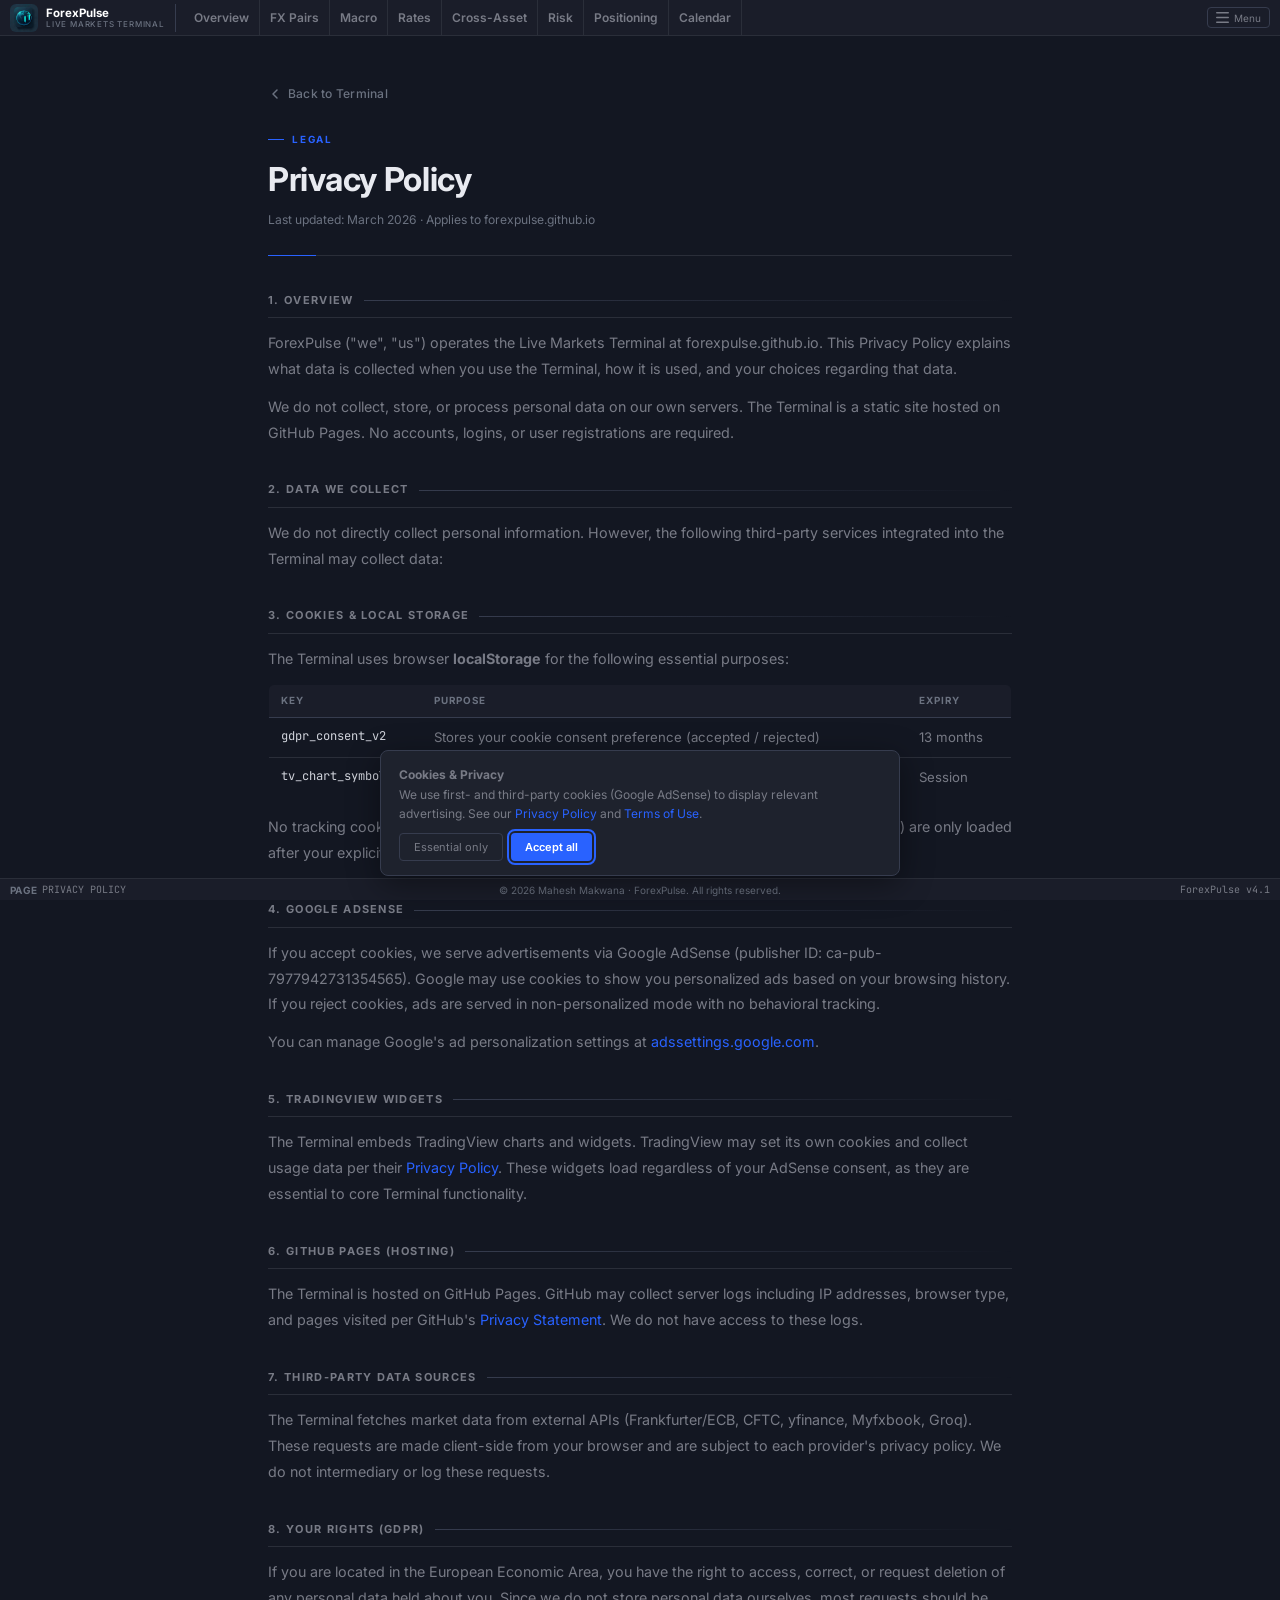
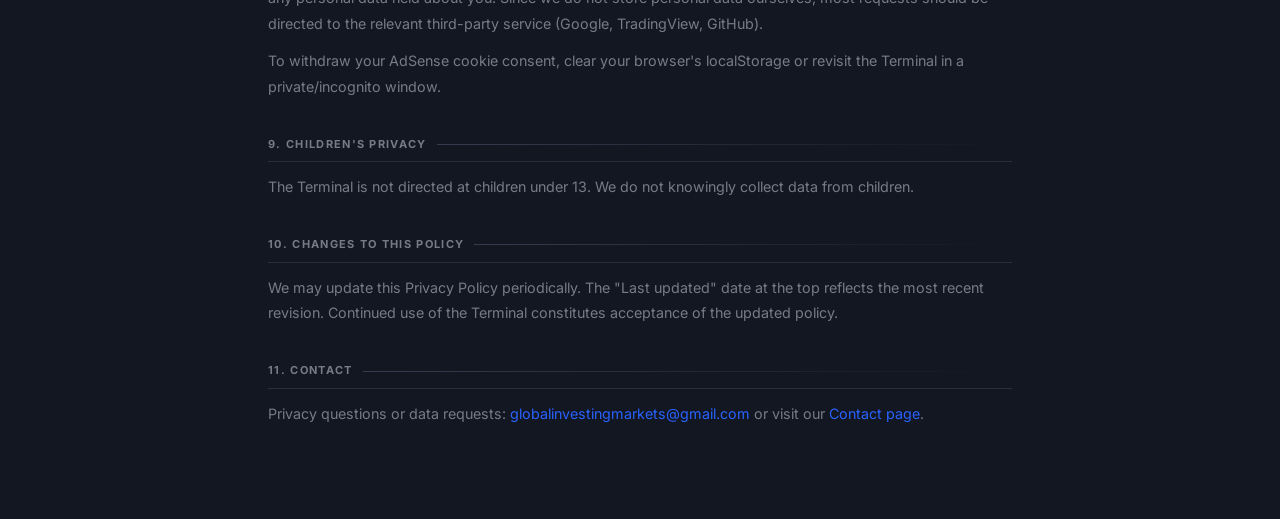
<file: privacy.html>
<!DOCTYPE html>
<html lang="en">
<head>
<meta charset="UTF-8">
<meta name="viewport" content="width=device-width, initial-scale=1.0">
<title>Privacy Policy — ForexPulse Live Markets Terminal</title>
<meta name="description" content="Privacy Policy for the ForexPulse Live Markets Terminal. How we handle cookies, advertising data, and third-party integrations.">
<meta name="robots" content="index, follow">
<link rel="canonical" href="https://forexpulse.github.io/privacy.html">
<meta name="google-adsense-account" content="ca-pub-7977942731354565">
<meta property="og:type" content="website">
<meta property="og:url" content="https://forexpulse.github.io/privacy.html">
<meta property="og:site_name" content="ForexPulse Live Markets Terminal">
<meta property="og:title" content="Privacy Policy — ForexPulse Live Markets Terminal">
<meta property="og:description" content="Privacy Policy for the ForexPulse Live Markets Terminal. How we handle cookies, advertising data, and third-party integrations.">
<meta property="og:image" content="https://forexpulse.github.io/og-image.png">
<meta property="og:locale" content="en_US">
<meta name="twitter:card" content="summary_large_image">
<meta name="twitter:title" content="Privacy Policy — ForexPulse Live Markets Terminal">
<meta name="twitter:image" content="https://forexpulse.github.io/og-image.png">
<meta name="twitter:site" content="@GlobalInvesting">
<link rel="icon" type="image/png" sizes="32x32" href="/favicon-32x32.png">
<link rel="icon" type="image/png" sizes="16x16" href="/favicon-16x16.png">
<link rel="apple-touch-icon" href="/apple-touch-icon.png">
<link rel="preconnect" href="https://fonts.googleapis.com">
<link rel="preconnect" href="https://fonts.gstatic.com" crossorigin>
<link href="https://fonts.googleapis.com/css2?family=Inter:wght@300;400;500;600;700&family=JetBrains+Mono:wght@400;500;700&display=swap" rel="stylesheet">
<style>

*, *::before, *::after { box-sizing: border-box; margin: 0; padding: 0; }
:root {
  --bg: #131722; --bg2: #1e222d; --bg3: #2a2e39;
  --border: #2a2e39; --border2: #363c4e;
  --text: #d1d4dc; --text2: #787b86; --text3: #6b7280;
  --up: #26a69a; --down: #ef5350; --blue: #2962ff; --orange: #f6941c;
  --head-bg: #1a1d29; --accent: #2962ff;
  --font-ui: 'Inter', -apple-system, BlinkMacSystemFont, 'Segoe UI', sans-serif;
  --font-mono: 'JetBrains Mono', 'Courier New', monospace;
}
body { background: var(--bg); color: var(--text); font-family: var(--font-ui); font-size: 15.4px; line-height: 1.6; min-height: 100vh; }
a { color: inherit; text-decoration: none; }
.sr-only { position: absolute; width: 1px; height: 1px; padding: 0; margin: -1px; overflow: hidden; clip: rect(0,0,0,0); white-space: nowrap; border: 0; }
.skip-link { position: absolute; left: -9999px; top: auto; width: 1px; height: 1px; overflow: hidden; }
.skip-link:focus { position: fixed; left: 8px; top: 8px; width: auto; height: auto; padding: 6px 12px; background: var(--blue); color: #fff; font-size: 12px; font-weight: 600; border-radius: 4px; z-index: 9999; outline: 2px solid #fff; }
#gdpr-banner { position: fixed; bottom: 24px; left: 50%; transform: translateX(-50%); background: var(--bg2); border: 1px solid var(--border2); border-radius: 8px; padding: 14px 18px; font-size: 12px; color: var(--text2); z-index: 9000; max-width: 520px; width: calc(100% - 32px); box-shadow: 0 8px 32px rgba(0,0,0,.4); display: flex; flex-direction: column; gap: 10px; }
#gdpr-banner[hidden] { display: none !important; }
.gdpr-btns { display: flex; gap: 8px; }
#gdpr-accept { background: var(--blue); color: #fff; border: none; border-radius: 4px; padding: 6px 14px; font-size: 11px; font-weight: 600; cursor: pointer; font-family: var(--font-ui); }
#gdpr-reject { background: none; color: var(--text2); border: 1px solid var(--border2); border-radius: 4px; padding: 6px 14px; font-size: 11px; cursor: pointer; font-family: var(--font-ui); }
#topbar { background: var(--head-bg); border-bottom: 1px solid var(--border); height: 36px; display: flex; align-items: center; padding: 0 10px; position: sticky; top: 0; z-index: 200; }
#topbar .logo { display: flex; align-items: center; gap: 8px; padding-right: 10px; border-right: 1px solid var(--border2); margin-right: 8px; white-space: nowrap; text-decoration: none; flex-shrink: 0; } #topbar .logo > span { display: flex; flex-direction: column; line-height: 1; }
.logo-text { font-family: var(--font-ui); font-size: 11.5px; font-weight: 700; color: #fff; line-height: 1.1; }
.logo-sub { font-family: var(--font-ui); font-size: 8px; font-weight: 500; color: var(--text3); letter-spacing: .1em; text-transform: uppercase; display: block; margin-top: 1px; }
.top-nav { display: flex; height: 100%; }
.top-nav a { display: flex; align-items: center; padding: 0 10px; font-size: 12px; font-weight: 600; color: var(--text2); border-right: 1px solid var(--border); white-space: nowrap; transition: color .15s, background .15s; text-decoration: none; }
.top-nav a:hover { color: var(--text); background: var(--bg3); }
.topbar-right { margin-left: auto; display: flex; align-items: center; gap: 14px; font-size: 11px; color: var(--text2); }
.site-menu { position: relative; display: flex; align-items: center; }
.site-menu-btn { display: flex; align-items: center; gap: 5px; background: none; border: 1px solid var(--border2); color: var(--text2); font-size: 10px; font-family: var(--font-ui); padding: 3px 8px; border-radius: 4px; cursor: pointer; white-space: nowrap; transition: border-color .15s, color .15s; }
.site-menu-btn:hover { border-color: var(--border); color: var(--text); }
.site-menu-btn:focus-visible, a:focus-visible, button:focus-visible { outline: 2px solid var(--blue); outline-offset: 2px; }
.site-menu-panel { display: none; position: absolute; top: calc(100% + 6px); right: 0; min-width: 210px; background: var(--bg2); border: 1px solid var(--border); border-radius: 6px; padding: 6px 0; z-index: 400; box-shadow: 0 8px 24px rgba(0,0,0,.28); }
.site-menu:hover .site-menu-panel, .site-menu:focus-within .site-menu-panel { display: block; }
.site-menu::after { content: ''; position: absolute; top: 100%; left: -8px; right: -8px; height: 8px; }
.site-menu-panel a { display: block; padding: 5px 14px; color: var(--text2); font-size: 11px; text-decoration: none; white-space: nowrap; transition: background .12s, color .12s; }
.site-menu-panel a:hover { background: var(--bg3); color: var(--text); }
.site-menu-panel a.current { color: #fff; }
.site-menu-divider { height: 1px; background: var(--border); margin: 5px 0; }
.site-menu-section { padding: 3px 14px 2px; font-size: 9px; color: var(--text3); text-transform: uppercase; letter-spacing: .06em; display: block; }
#statusbar { position: fixed; bottom: 0; left: 0; right: 0; height: 22px; background: var(--head-bg); border-top: 1px solid var(--border); display: flex; align-items: center; padding: 0 10px; gap: 16px; font-size: 10px; color: var(--text2); z-index: 200; overflow: hidden; font-family: var(--font-ui); }
.sb-k { color: var(--text3); font-weight: 700; letter-spacing: .04em; }
.sb-v { color: var(--text2); font-family: var(--font-mono); font-size: 10px; }
.footer-copy { font-size: 10px; color: var(--text3); white-space: nowrap; position: absolute; left: 50%; transform: translateX(-50%); pointer-events: none; }
@media (max-width: 900px) {
  #topbar { padding: 0 6px; height: auto; flex-wrap: wrap; align-items: center; }
  #topbar .logo { padding: 6px 8px 6px 0; flex-shrink: 0; order: 1; }
  .topbar-right { margin-left: auto; font-size: 10px; padding: 4px 0; order: 2; flex-shrink: 0; gap: 8px !important; }
  .top-nav { display: flex; overflow-x: auto; overflow-y: hidden; width: 100%; order: 10; border-top: 1px solid var(--border2); height: auto; min-height: 30px; -webkit-overflow-scrolling: touch; scrollbar-width: none; -webkit-mask-image: linear-gradient(to right, black 88%, transparent 100%); mask-image: linear-gradient(to right, black 88%, transparent 100%); }
  .top-nav::-webkit-scrollbar { display: none; }
  .top-nav a { flex-shrink: 0; white-space: nowrap; padding: 6px 12px; font-size: 11px; height: auto; }
}
@media (max-width: 600px) {
  #statusbar { position: relative; height: auto; flex-wrap: wrap; gap: 6px; padding: 6px 8px; }
  .footer-copy { display: none; }
}
@media (max-width: 480px) {
  #topbar { padding: 0 4px; }
  .logo-text { font-size: 10px !important; }
  .logo-sub { display: block; font-size: 7px !important; }
  .topbar-right { font-size: 9px; gap: 6px !important; }
  .top-nav a { padding: 5px 10px; font-size: 10px; }
}

.page-wrap { max-width: 860px; margin: 0 auto; padding: 40px 24px 60px; }
.page-hero { border-bottom: 1px solid var(--border); padding-bottom: 28px; margin-bottom: 36px; }
.page-hero-label { font-size: 11px; font-weight: 700; letter-spacing: .12em; text-transform: uppercase; color: var(--blue); margin-bottom: 10px; }
.page-hero h1 { font-size: 30.8px; font-weight: 700; color: var(--text); line-height: 1.25; margin-bottom: 14px; }
.page-hero p { font-size: 16.5px; color: var(--text2); line-height: 1.75; }
.section { margin-bottom: 40px; }
.section h2 { font-size: 12.1px; font-weight: 700; color: var(--text2); letter-spacing: .08em; text-transform: uppercase; border-bottom: 1px solid var(--border); padding-bottom: 8px; margin-bottom: 18px; }
.section p { color: var(--text2); margin-bottom: 14px; font-size: 15.4px; line-height: 1.75; }
.section p:last-child { margin-bottom: 0; }
.data-table { width: 100%; border-collapse: collapse; }
.data-table th { text-align: left; font-size: 11px; font-weight: 700; color: var(--text3); text-transform: uppercase; letter-spacing: .06em; padding: 7px 10px; border-bottom: 1px solid var(--border2); background: var(--bg2); }
.data-table td { padding: 8px 10px; border-bottom: 1px solid var(--border); color: var(--text2); vertical-align: top; font-size: 14.3px; }
.data-table td:first-child { color: var(--text); font-weight: 600; white-space: nowrap; }
.data-table tr:last-child td { border-bottom: none; }
.badge-rt { font-size: 9.9px; font-weight: 700; padding: 1px 6px; border-radius: 3px; background: rgba(41,98,255,.15); color: var(--blue); border: 1px solid rgba(41,98,255,.2); letter-spacing: .04em; white-space: nowrap; }
.badge-daily { font-size: 9.9px; font-weight: 700; padding: 1px 6px; border-radius: 3px; background: rgba(246,148,28,.10); color: var(--orange); border: 1px solid rgba(246,148,28,.2); letter-spacing: .04em; white-space: nowrap; }
.badge-weekly { font-size: 9.9px; font-weight: 700; padding: 1px 6px; border-radius: 3px; background: var(--bg3); color: var(--text3); border: 1px solid var(--border2); letter-spacing: .04em; white-space: nowrap; }
.grid-2 { display: grid; grid-template-columns: 1fr 1fr; gap: 16px; }
.card { background: var(--bg2); border: 1px solid var(--border); border-radius: 6px; padding: 18px 20px; }
.card-title { font-size: 13.2px; font-weight: 700; color: var(--text); margin-bottom: 8px; text-transform: uppercase; letter-spacing: .05em; }
.card-body { font-size: 15.4px; color: var(--text2); line-height: 1.65; }
.disclaimer { background: var(--bg2); border: 1px solid var(--border2); border-left: 3px solid var(--orange); border-radius: 4px; padding: 14px 18px; font-size: 14.3px; color: var(--text2); line-height: 1.65; margin-top: 36px; }
@media (max-width: 600px) { .grid-2 { grid-template-columns: 1fr; } .page-hero h1 { font-size: 24.2px; } }

/* Privacy page styles */
/* ═══════════════════════════════════════════
   SHARED PAGE STYLES — improved aesthetic
   Applies to: about, contact, privacy, terms
═══════════════════════════════════════════ */

.page-wrap {
  max-width: 800px;
  margin: 0 auto;
  padding: 48px 28px 80px;
  animation: fadeUp .35s ease both;
}

@keyframes fadeUp {
  from { opacity: 0; transform: translateY(10px); }
  to   { opacity: 1; transform: translateY(0); }
}

/* ── Hero ── */
.page-hero {
  padding-bottom: 32px;
  margin-bottom: 40px;
  border-bottom: 1px solid var(--border);
  position: relative;
}
.page-hero::before {
  content: '';
  position: absolute;
  left: 0; bottom: -1px;
  width: 48px; height: 1px;
  background: var(--blue);
}
.page-hero-label {
  font-size: 9.9px; font-weight: 700;
  letter-spacing: .18em; text-transform: uppercase;
  color: var(--blue); margin-bottom: 14px;
  display: flex; align-items: center; gap: 8px;
}
.page-hero-label::before {
  content: '';
  display: inline-block; width: 16px; height: 1px;
  background: var(--blue);
}
.page-hero h1 {
  font-size: 33px; font-weight: 700;
  color: #e8eaf0; line-height: 1.2;
  margin-bottom: 16px;
  letter-spacing: -.3px;
}
.page-hero p {
  font-size: 15.4px; color: var(--text2);
  line-height: 1.8; max-width: 620px;
}

/* ── Stat row (about page) ── */
.stat-row {
  display: grid;
  grid-template-columns: repeat(4, 1fr);
  gap: 1px;
  background: var(--border);
  border: 1px solid var(--border);
  border-radius: 6px;
  overflow: hidden;
  margin-bottom: 40px;
}
.stat-item {
  background: var(--bg2);
  padding: 16px 18px;
  transition: background .15s;
}
.stat-item:hover { background: var(--bg3); }
.stat-val {
  font-size: 24.2px; font-weight: 700;
  color: #e8eaf0; line-height: 1;
  font-variant-numeric: tabular-nums;
  margin-bottom: 5px;
}
.stat-val span { font-size: 13.2px; color: var(--blue); font-weight: 600; }
.stat-label {
  font-size: 11px; color: var(--text3);
  text-transform: uppercase; letter-spacing: .08em;
}

/* ── Section headings ── */
.section { margin-bottom: 44px; }
.section h2 {
  font-size: 11px; font-weight: 700;
  color: var(--text3); letter-spacing: .14em;
  text-transform: uppercase;
  padding-bottom: 10px;
  margin-bottom: 20px;
  border-bottom: 1px solid var(--border);
  display: flex; align-items: center; gap: 10px;
}
.section h2::after {
  content: '';
  flex: 1; height: 1px;
  background: linear-gradient(to right, var(--border2), transparent);
}
.section p {
  color: var(--text2); margin-bottom: 14px;
  font-size: 15.4px; line-height: 1.8;
}
.section p:last-child { margin-bottom: 0; }

/* ── Data table ── */
.data-table {
  width: 100%; border-collapse: collapse;
  border: 1px solid var(--border);
  border-radius: 6px; overflow: hidden;
}
.data-table thead { background: var(--head-bg); }
.data-table th {
  text-align: left; font-size: 9.9px; font-weight: 700;
  color: var(--text3); text-transform: uppercase;
  letter-spacing: .1em; padding: 9px 14px;
  border-bottom: 1px solid var(--border2);
}
.data-table td {
  padding: 10px 14px;
  border-bottom: 1px solid var(--border);
  color: var(--text2); font-size: 14.3px;
  transition: background .12s;
}
.data-table tbody tr:hover td { background: var(--bg2); }
.data-table tbody tr:last-child td { border-bottom: none; }
.data-table td:first-child {
  color: var(--text); font-weight: 500;
}
.badge-rt {
  font-size: 9.9px; font-weight: 700;
  padding: 2px 7px; border-radius: 3px;
  background: rgba(38,166,154,.12);
  color: var(--up);
  border: 1px solid rgba(38,166,154,.2);
  letter-spacing: .06em; white-space: nowrap;
}
.badge-daily {
  font-size: 9.9px; font-weight: 700;
  padding: 2px 7px; border-radius: 3px;
  background: rgba(246,148,28,.10);
  color: var(--orange);
  border: 1px solid rgba(246,148,28,.2);
  letter-spacing: .06em; white-space: nowrap;
}
.badge-weekly {
  font-size: 9.9px; font-weight: 700;
  padding: 2px 7px; border-radius: 3px;
  background: var(--bg3); color: var(--text3);
  border: 1px solid var(--border2);
  letter-spacing: .06em; white-space: nowrap;
}

/* ── Cards (AI section) ── */
.grid-2 {
  display: grid;
  grid-template-columns: 1fr 1fr;
  gap: 12px;
}
.card {
  background: var(--bg2);
  border: 1px solid var(--border);
  border-radius: 6px;
  padding: 20px 22px;
  position: relative;
  overflow: hidden;
  transition: border-color .2s;
}
.card::before {
  content: '';
  position: absolute;
  top: 0; left: 0; right: 0;
  height: 2px;
  background: linear-gradient(90deg, var(--blue), transparent);
}
.card:hover { border-color: var(--border2); }
.card-title {
  font-size: 12.1px; font-weight: 700;
  color: var(--text); margin-bottom: 10px;
  text-transform: uppercase; letter-spacing: .08em;
}
.card-body {
  font-size: 14.3px; color: var(--text2);
  line-height: 1.7;
}

/* ── Disclaimer ── */
.disclaimer {
  background: rgba(246,148,28,.05);
  border: 1px solid rgba(246,148,28,.18);
  border-left: 3px solid var(--orange);
  border-radius: 4px;
  padding: 16px 20px;
  font-size: 14.3px; color: var(--text2);
  line-height: 1.7; margin-top: 40px;
}

/* ── Contact list ── */
.contact-list {
  border: 1px solid var(--border);
  border-radius: 6px; overflow: hidden;
  margin-bottom: 28px;
}
.contact-row {
  display: grid;
  grid-template-columns: 150px 1fr;
  align-items: start;
  padding: 18px 20px;
  border-bottom: 1px solid var(--border);
  gap: 16px;
  transition: background .12s;
}
.contact-row:last-child { border-bottom: none; }
.contact-row:hover { background: var(--bg2); }
.cr-label {
  font-size: 9.9px; font-weight: 700;
  color: var(--text3); text-transform: uppercase;
  letter-spacing: .1em; padding-top: 3px;
}
.cr-title {
  font-size: 14.3px; font-weight: 600;
  color: var(--text); margin-bottom: 4px;
}
.cr-val {
  font-size: 13.2px; color: var(--blue);
  font-family: var(--font-mono);
  transition: opacity .12s;
  display: inline-block;
}
.cr-val:hover { opacity: .75; text-decoration: underline; }
.cr-desc {
  font-size: 13.2px; color: var(--text3);
  margin-top: 5px; line-height: 1.55;
}

/* ── Info blocks (contact page) ── */
.info-block {
  border: 1px solid var(--border);
  border-radius: 6px;
  padding: 18px 22px;
  margin-bottom: 12px;
  background: var(--bg2);
  transition: border-color .15s;
}
.info-block:hover { border-color: var(--border2); }
.info-block h3 {
  font-size: 9.9px; font-weight: 700;
  color: var(--text3); margin-bottom: 9px;
  text-transform: uppercase; letter-spacing: .1em;
}
.info-block p {
  font-size: 14.3px; color: var(--text2);
  line-height: 1.7;
}
.info-block a { color: var(--blue); }
.info-block a:hover { text-decoration: underline; }

/* ── Legal pages (privacy / terms) ── */
.page-label {
  font-size: 9.9px; font-weight: 700;
  color: var(--blue); text-transform: uppercase;
  letter-spacing: .18em; margin-bottom: 12px;
  display: flex; align-items: center; gap: 8px;
}
.page-label::before {
  content: '';
  display: inline-block; width: 16px; height: 1px;
  background: var(--blue);
}
.page-title {
  font-size: 33px; font-weight: 700;
  color: #e8eaf0; line-height: 1.2;
  margin-bottom: 10px; letter-spacing: -.3px;
}
.page-meta {
  font-size: 12.1px; color: var(--text3);
  margin-bottom: 36px;
  padding-bottom: 24px;
  border-bottom: 1px solid var(--border);
  position: relative;
}
.page-meta::before {
  content: '';
  position: absolute;
  left: 0; bottom: -1px;
  width: 48px; height: 1px;
  background: var(--blue);
}
.back-link {
  display: inline-flex; align-items: center;
  gap: 6px; color: var(--text3);
  text-decoration: none; font-size: 12.1px;
  font-weight: 500; margin-bottom: 28px;
  letter-spacing: .02em;
  transition: color .15s;
}
.back-link:hover { color: var(--text); }
h2 {
  font-size: 11px; font-weight: 700;
  color: var(--text2); margin-top: 36px;
  margin-bottom: 12px;
  text-transform: uppercase; letter-spacing: .12em;
  padding-bottom: 8px;
  border-bottom: 1px solid var(--border);
  display: flex; align-items: center; gap: 10px;
}
h2::after {
  content: '';
  flex: 1; height: 1px;
  background: linear-gradient(to right, var(--border2), transparent);
}
p { font-size: 14.3px; color: var(--text2); line-height: 1.8; margin-bottom: 12px; }
a { color: var(--blue); text-decoration: none; }
a:hover { text-decoration: underline; }
ul { padding-left: 18px; margin-bottom: 12px; }
li { font-size: 14.3px; color: var(--text2); line-height: 1.75; margin-bottom: 5px; }

/* ── Cookie table ── */
.cookie-table {
  width: 100%; border-collapse: collapse;
  margin-bottom: 16px;
  border: 1px solid var(--border);
  border-radius: 6px; overflow: hidden;
}
.cookie-table th {
  font-size: 9.9px; font-weight: 700;
  color: var(--text3); text-transform: uppercase;
  letter-spacing: .1em; padding: 8px 12px;
  border-bottom: 1px solid var(--border2);
  text-align: left; background: var(--head-bg);
}
.cookie-table td {
  font-size: 13.2px; color: var(--text2);
  padding: 9px 12px;
  border-bottom: 1px solid var(--border);
  vertical-align: top;
  transition: background .12s;
}
.cookie-table tbody tr:hover td { background: var(--bg2); }
.cookie-table tr:last-child td { border-bottom: none; }
.cookie-table td:first-child {
  color: var(--text); font-family: var(--font-mono);
  font-size: 12.1px;
}

/* ── Disclaimer box (terms) ── */
.disclaimer-box {
  background: rgba(41,98,255,.07);
  border: 1px solid rgba(41,98,255,.25);
  border-left: 3px solid var(--blue);
  border-radius: 4px;
  padding: 16px 20px; margin-bottom: 36px;
}
.disclaimer-box p {
  font-size: 14.3px; color: var(--text);
  line-height: 1.65; margin: 0;
}
.disclaimer-box strong { color: #e8eaf0; }

/* ── Responsive ── */
@media (max-width: 680px) {
  .stat-row { grid-template-columns: 1fr 1fr; }
  .grid-2 { grid-template-columns: 1fr; }
  .page-hero h1, .page-title { font-size: 26.4px; }
  .contact-row { grid-template-columns: 1fr; gap: 4px; }
  .cr-label { padding-bottom: 2px; }
  .page-wrap { padding: 32px 18px 60px; }
}

</style>
</head>
<body>


<a href="#main" class="skip-link">Skip to main content</a>
<div id="gdpr-banner" role="dialog" aria-modal="true" aria-labelledby="gdpr-title" aria-describedby="gdpr-desc" hidden>
  <span id="gdpr-desc"><strong id="gdpr-title">Cookies &amp; Privacy</strong><br>
    We use first- and third-party cookies (Google AdSense) to display relevant advertising.
    See our <a href="/privacy.html">Privacy Policy</a> and <a href="/terms.html">Terms of Use</a>.</span>
  <div class="gdpr-btns">
    <button id="gdpr-reject" aria-label="Reject non-essential cookies">Essential only</button>
    <button id="gdpr-accept" aria-label="Accept all cookies">Accept all</button>
  </div>
</div>
<script src="assets/gdpr.js"></script>

<header id="topbar" role="banner" aria-label="ForexPulse Live Markets Terminal">
  <a class="logo" href="/" title="ForexPulse Live Markets Terminal">
    <img src="apple-touch-icon.png" alt="ForexPulse" width="28" height="28" style="width:28px;height:28px;border-radius:6px;flex-shrink:0;display:block;" fetchpriority="high">
    <span>
      <span class="logo-text">ForexPulse</span>
      <span class="logo-sub">Live Markets Terminal</span>
    </span>
  </a>
  <nav class="top-nav" aria-label="Dashboard sections">
    <a href="/">Overview</a>
    <a href="/#section-fxpairs">FX Pairs</a>
    <a href="/#section-econmap">Macro</a>
    <a href="/#section-cbrates">Rates</a>
    <a href="/#section-crossasset">Cross-Asset</a>
    <a href="/#section-risk">Risk</a>
    <a href="/#section-positioning">Positioning</a>
    <a href="/#section-tvcalendar">Calendar</a>
  </nav>
  <div class="topbar-right">
    <div class="site-menu">
      <button class="site-menu-btn" aria-label="Site menu" aria-expanded="false" aria-controls="site-menu-dropdown">
        <svg width="13" height="13" viewBox="0 0 13 13" fill="none" xmlns="http://www.w3.org/2000/svg">
          <rect y="1" width="13" height="1.5" rx=".75" fill="currentColor"/>
          <rect y="5.75" width="13" height="1.5" rx=".75" fill="currentColor"/>
          <rect y="10.5" width="13" height="1.5" rx=".75" fill="currentColor"/>
        </svg>
        Menu
      </button>
      <div class="site-menu-panel" id="site-menu-dropdown">
        <span class="site-menu-section">Company</span>
        <a href="about.html">About</a>
        <a href="contact.html">Contact</a>
        <a href="terms.html">Terms of Use</a>
        <a href="privacy.html" class="current">Privacy Policy</a>
        <div class="site-menu-divider"></div>
        <span class="site-menu-section">Guides</span>
        <a href="guide-dashboard.html">How to Use the Terminal</a>
        <a href="guide-cross-asset-risk.html">Cross-Asset Risk Monitor</a>
        <a href="guide-rates-yield-curve.html">Rates &amp; Yield Curve</a>
        <a href="guide-market-sentiment.html">Retail FX Positioning</a>
        <a href="guide-fx-liquidity.html">FX Liquidity &amp; Sessions</a>
        <a href="guide-cot.html">COT / CFTC Positioning</a>
      </div>
    </div>
  </div>
</header>

<main id="main">
<div class="page-wrap">
  <a class="back-link" href="/">
    <svg width="14" height="14" viewBox="0 0 14 14" fill="none"><path d="M9 11L5 7l4-4" stroke="currentColor" stroke-width="1.5" stroke-linecap="round" stroke-linejoin="round"/></svg>
    Back to Terminal
  </a>

  <div class="page-label">Legal</div>
  <h1 class="page-title">Privacy Policy</h1>
  <p class="page-meta">Last updated: March 2026 · Applies to forexpulse.github.io</p>

  <h2>1. Overview</h2>
  <p>ForexPulse ("we", "us") operates the Live Markets Terminal at forexpulse.github.io. This Privacy Policy explains what data is collected when you use the Terminal, how it is used, and your choices regarding that data.</p>
  <p>We do not collect, store, or process personal data on our own servers. The Terminal is a static site hosted on GitHub Pages. No accounts, logins, or user registrations are required.</p>

  <h2>2. Data We Collect</h2>
  <p>We do not directly collect personal information. However, the following third-party services integrated into the Terminal may collect data:</p>

  <h2>3. Cookies & Local Storage</h2>
  <p>The Terminal uses browser <strong>localStorage</strong> for the following essential purposes:</p>
  <table class="cookie-table">
    <thead><tr><th>Key</th><th>Purpose</th><th>Expiry</th></tr></thead>
    <tbody>
      <tr><td>gdpr_consent_v2</td><td>Stores your cookie consent preference (accepted / rejected)</td><td>13 months</td></tr>
      <tr><td>tv_chart_symbol</td><td>Remembers your last selected chart symbol (TradingView)</td><td>Session</td></tr>
    </tbody>
  </table>
  <p>No tracking cookies are set by us directly. Third-party cookies (Google AdSense, TradingView) are only loaded after your explicit consent via the cookie banner.</p>

  <h2>4. Google AdSense</h2>
  <p>If you accept cookies, we serve advertisements via Google AdSense (publisher ID: ca-pub-7977942731354565). Google may use cookies to show you personalized ads based on your browsing history. If you reject cookies, ads are served in non-personalized mode with no behavioral tracking.</p>
  <p>You can manage Google's ad personalization settings at <a href="https://adssettings.google.com" target="_blank" rel="noopener">adssettings.google.com</a>.</p>

  <h2>5. TradingView Widgets</h2>
  <p>The Terminal embeds TradingView charts and widgets. TradingView may set its own cookies and collect usage data per their <a href="https://www.tradingview.com/policies/" target="_blank" rel="noopener">Privacy Policy</a>. These widgets load regardless of your AdSense consent, as they are essential to core Terminal functionality.</p>

  <h2>6. GitHub Pages (Hosting)</h2>
  <p>The Terminal is hosted on GitHub Pages. GitHub may collect server logs including IP addresses, browser type, and pages visited per GitHub's <a href="https://docs.github.com/en/site-policy/privacy-policies/github-general-privacy-statement" target="_blank" rel="noopener">Privacy Statement</a>. We do not have access to these logs.</p>

  <h2>7. Third-Party Data Sources</h2>
  <p>The Terminal fetches market data from external APIs (Frankfurter/ECB, CFTC, yfinance, Myfxbook, Groq). These requests are made client-side from your browser and are subject to each provider's privacy policy. We do not intermediary or log these requests.</p>

  <h2>8. Your Rights (GDPR)</h2>
  <p>If you are located in the European Economic Area, you have the right to access, correct, or request deletion of any personal data held about you. Since we do not store personal data ourselves, most requests should be directed to the relevant third-party service (Google, TradingView, GitHub).</p>
  <p>To withdraw your AdSense cookie consent, clear your browser's localStorage or revisit the Terminal in a private/incognito window.</p>

  <h2>9. Children's Privacy</h2>
  <p>The Terminal is not directed at children under 13. We do not knowingly collect data from children.</p>

  <h2>10. Changes to This Policy</h2>
  <p>We may update this Privacy Policy periodically. The "Last updated" date at the top reflects the most recent revision. Continued use of the Terminal constitutes acceptance of the updated policy.</p>

  <h2>11. Contact</h2>
  <p>Privacy questions or data requests: <a href="mailto:globalinvestingmarkets@gmail.com">globalinvestingmarkets@gmail.com</a> or visit our <a href="contact.html">Contact page</a>.</p>
</div>
</main>

<footer id="statusbar" role="contentinfo" aria-label="Status bar">
  <div style="display:flex;gap:4px;"><span class="sb-k">PAGE</span><span class="sb-v">PRIVACY POLICY</span></div>
  <div class="footer-copy">© 2026 Mahesh Makwana · ForexPulse. All rights reserved.</div>
  <div style="margin-left:auto;"><span class="sb-v">ForexPulse v4.1</span></div>
</footer>


<script>
// aria-expanded on site menu button
const btn = document.querySelector('.site-menu-btn');
const menu = document.querySelector('.site-menu');
if (btn && menu) {
  const update = () => btn.setAttribute('aria-expanded', String(menu.matches(':hover') || menu.matches(':focus-within')));
  menu.addEventListener('mouseenter', update);
  menu.addEventListener('mouseleave', update);
  menu.addEventListener('focusin', update);
  menu.addEventListener('focusout', update);
}
</script>
</body>
</html>
</file>
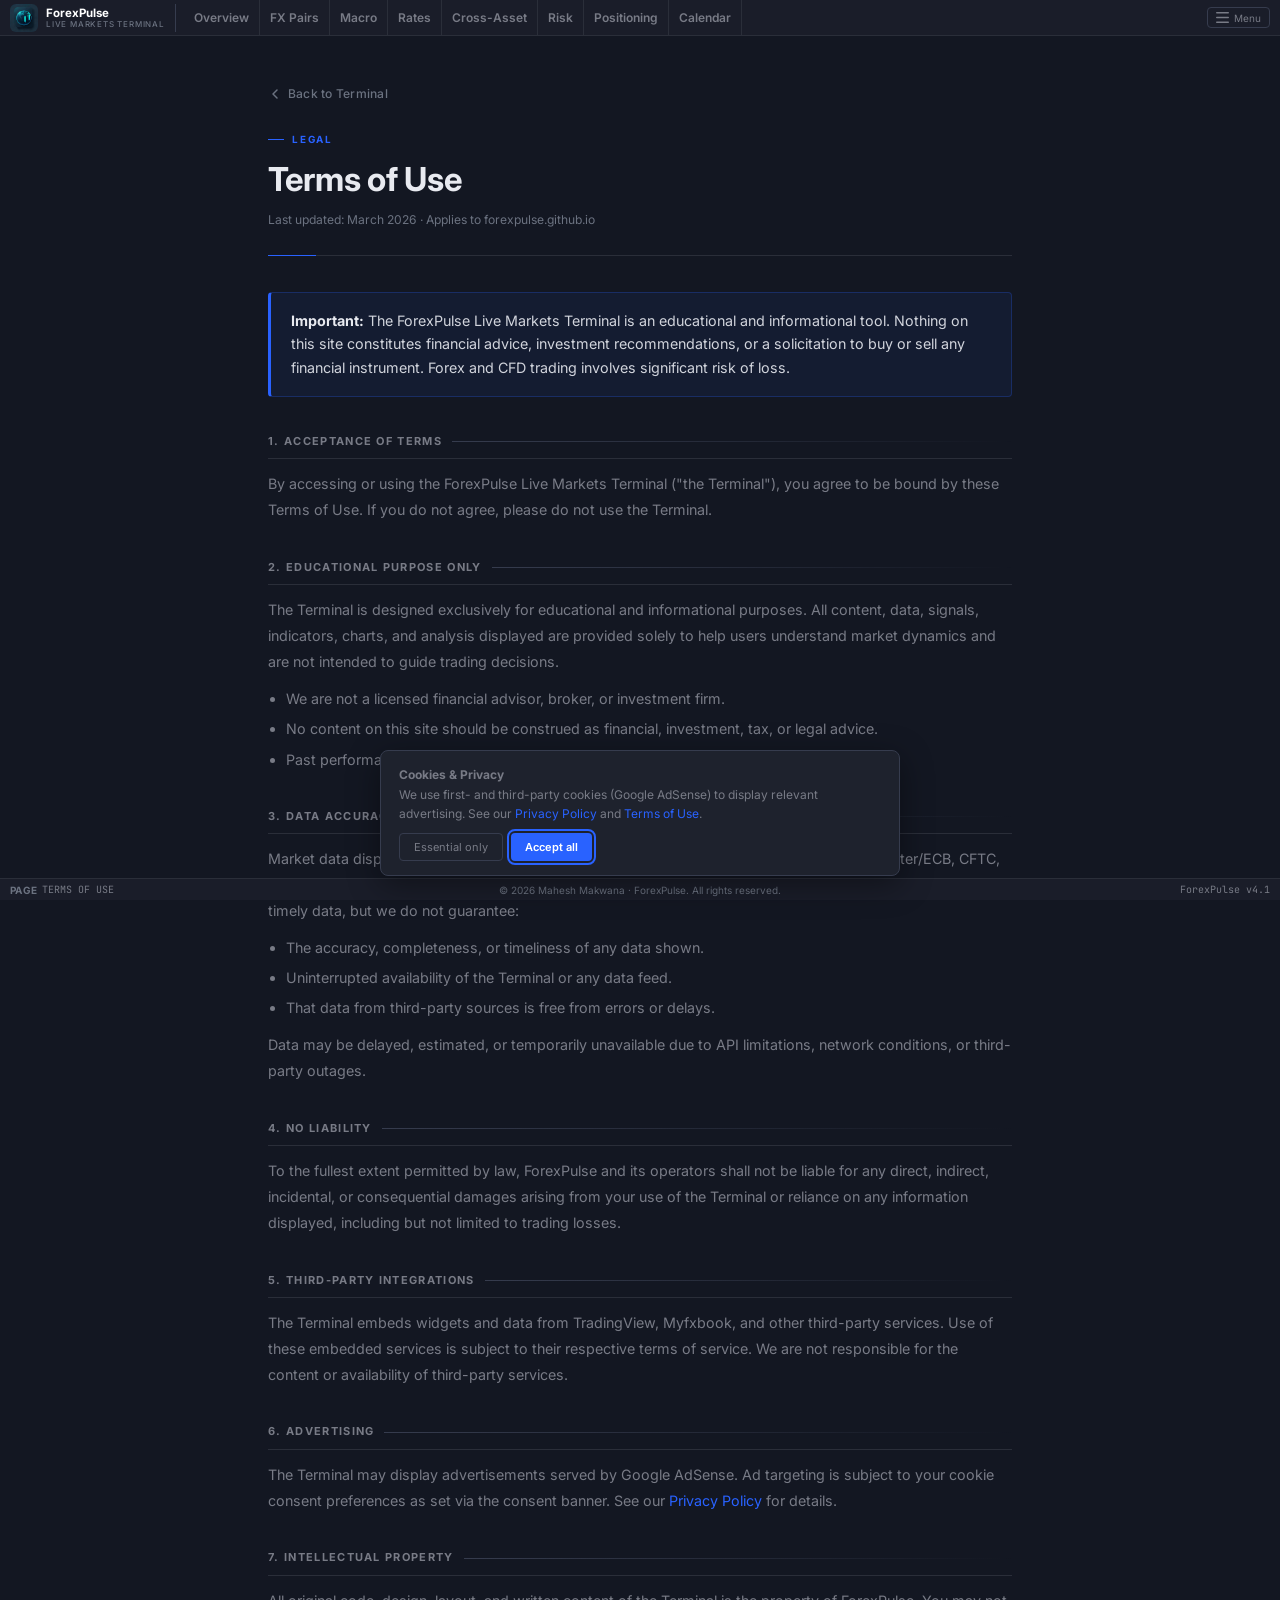
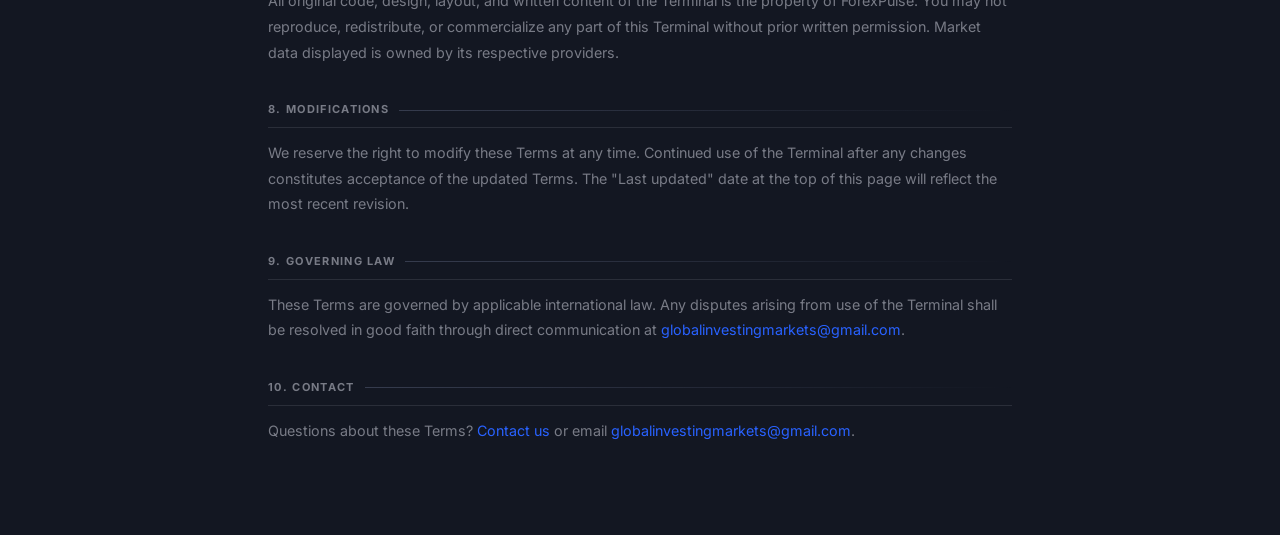
<file: terms.html>
<!DOCTYPE html>
<html lang="en">
<head>
<meta charset="UTF-8">
<meta name="viewport" content="width=device-width, initial-scale=1.0">
<title>Terms of Use — ForexPulse Live Markets Terminal</title>
<meta name="description" content="Terms of Use for the ForexPulse Live Markets Terminal. Educational market data tool — not financial advice.">
<meta name="robots" content="index, follow">
<link rel="canonical" href="https://forexpulse.github.io/terms.html">
<meta name="google-adsense-account" content="ca-pub-7977942731354565">
<meta property="og:type" content="website">
<meta property="og:url" content="https://forexpulse.github.io/terms.html">
<meta property="og:site_name" content="ForexPulse Live Markets Terminal">
<meta property="og:title" content="Terms of Use — ForexPulse Live Markets Terminal">
<meta property="og:description" content="Terms of Use for the ForexPulse Live Markets Terminal. Educational market data tool — not financial advice.">
<meta property="og:image" content="https://forexpulse.github.io/og-image.png">
<meta property="og:locale" content="en_US">
<meta name="twitter:card" content="summary_large_image">
<meta name="twitter:title" content="Terms of Use — ForexPulse Live Markets Terminal">
<meta name="twitter:image" content="https://forexpulse.github.io/og-image.png">
<meta name="twitter:site" content="@GlobalInvesting">
<link rel="icon" type="image/png" sizes="32x32" href="/favicon-32x32.png">
<link rel="icon" type="image/png" sizes="16x16" href="/favicon-16x16.png">
<link rel="apple-touch-icon" href="/apple-touch-icon.png">
<link rel="preconnect" href="https://fonts.googleapis.com">
<link rel="preconnect" href="https://fonts.gstatic.com" crossorigin>
<link href="https://fonts.googleapis.com/css2?family=Inter:wght@300;400;500;600;700&family=JetBrains+Mono:wght@400;500;700&display=swap" rel="stylesheet">
<style>

*, *::before, *::after { box-sizing: border-box; margin: 0; padding: 0; }
:root {
  --bg: #131722; --bg2: #1e222d; --bg3: #2a2e39;
  --border: #2a2e39; --border2: #363c4e;
  --text: #d1d4dc; --text2: #787b86; --text3: #6b7280;
  --up: #26a69a; --down: #ef5350; --blue: #2962ff; --orange: #f6941c;
  --head-bg: #1a1d29; --accent: #2962ff;
  --font-ui: 'Inter', -apple-system, BlinkMacSystemFont, 'Segoe UI', sans-serif;
  --font-mono: 'JetBrains Mono', 'Courier New', monospace;
}
body { background: var(--bg); color: var(--text); font-family: var(--font-ui); font-size: 15.4px; line-height: 1.6; min-height: 100vh; }
a { color: inherit; text-decoration: none; }
.sr-only { position: absolute; width: 1px; height: 1px; padding: 0; margin: -1px; overflow: hidden; clip: rect(0,0,0,0); white-space: nowrap; border: 0; }
.skip-link { position: absolute; left: -9999px; top: auto; width: 1px; height: 1px; overflow: hidden; }
.skip-link:focus { position: fixed; left: 8px; top: 8px; width: auto; height: auto; padding: 6px 12px; background: var(--blue); color: #fff; font-size: 12px; font-weight: 600; border-radius: 4px; z-index: 9999; outline: 2px solid #fff; }
#gdpr-banner { position: fixed; bottom: 24px; left: 50%; transform: translateX(-50%); background: var(--bg2); border: 1px solid var(--border2); border-radius: 8px; padding: 14px 18px; font-size: 12px; color: var(--text2); z-index: 9000; max-width: 520px; width: calc(100% - 32px); box-shadow: 0 8px 32px rgba(0,0,0,.4); display: flex; flex-direction: column; gap: 10px; }
#gdpr-banner[hidden] { display: none !important; }
.gdpr-btns { display: flex; gap: 8px; }
#gdpr-accept { background: var(--blue); color: #fff; border: none; border-radius: 4px; padding: 6px 14px; font-size: 11px; font-weight: 600; cursor: pointer; font-family: var(--font-ui); }
#gdpr-reject { background: none; color: var(--text2); border: 1px solid var(--border2); border-radius: 4px; padding: 6px 14px; font-size: 11px; cursor: pointer; font-family: var(--font-ui); }
#topbar { background: var(--head-bg); border-bottom: 1px solid var(--border); height: 36px; display: flex; align-items: center; padding: 0 10px; position: sticky; top: 0; z-index: 200; }
#topbar .logo { display: flex; align-items: center; gap: 8px; padding-right: 10px; border-right: 1px solid var(--border2); margin-right: 8px; white-space: nowrap; text-decoration: none; flex-shrink: 0; } #topbar .logo > span { display: flex; flex-direction: column; line-height: 1; }
.logo-text { font-family: var(--font-ui); font-size: 11.5px; font-weight: 700; color: #fff; line-height: 1.1; }
.logo-sub { font-family: var(--font-ui); font-size: 8px; font-weight: 500; color: var(--text3); letter-spacing: .1em; text-transform: uppercase; display: block; margin-top: 1px; }
.top-nav { display: flex; height: 100%; }
.top-nav a { display: flex; align-items: center; padding: 0 10px; font-size: 12px; font-weight: 600; color: var(--text2); border-right: 1px solid var(--border); white-space: nowrap; transition: color .15s, background .15s; text-decoration: none; }
.top-nav a:hover { color: var(--text); background: var(--bg3); }
.topbar-right { margin-left: auto; display: flex; align-items: center; gap: 14px; font-size: 11px; color: var(--text2); }
.site-menu { position: relative; display: flex; align-items: center; }
.site-menu-btn { display: flex; align-items: center; gap: 5px; background: none; border: 1px solid var(--border2); color: var(--text2); font-size: 10px; font-family: var(--font-ui); padding: 3px 8px; border-radius: 4px; cursor: pointer; white-space: nowrap; transition: border-color .15s, color .15s; }
.site-menu-btn:hover { border-color: var(--border); color: var(--text); }
.site-menu-btn:focus-visible, a:focus-visible, button:focus-visible { outline: 2px solid var(--blue); outline-offset: 2px; }
.site-menu-panel { display: none; position: absolute; top: calc(100% + 6px); right: 0; min-width: 210px; background: var(--bg2); border: 1px solid var(--border); border-radius: 6px; padding: 6px 0; z-index: 400; box-shadow: 0 8px 24px rgba(0,0,0,.28); }
.site-menu:hover .site-menu-panel, .site-menu:focus-within .site-menu-panel { display: block; }
.site-menu::after { content: ''; position: absolute; top: 100%; left: -8px; right: -8px; height: 8px; }
.site-menu-panel a { display: block; padding: 5px 14px; color: var(--text2); font-size: 11px; text-decoration: none; white-space: nowrap; transition: background .12s, color .12s; }
.site-menu-panel a:hover { background: var(--bg3); color: var(--text); }
.site-menu-panel a.current { color: #fff; }
.site-menu-divider { height: 1px; background: var(--border); margin: 5px 0; }
.site-menu-section { padding: 3px 14px 2px; font-size: 9px; color: var(--text3); text-transform: uppercase; letter-spacing: .06em; display: block; }
#statusbar { position: fixed; bottom: 0; left: 0; right: 0; height: 22px; background: var(--head-bg); border-top: 1px solid var(--border); display: flex; align-items: center; padding: 0 10px; gap: 16px; font-size: 10px; color: var(--text2); z-index: 200; overflow: hidden; font-family: var(--font-ui); }
.sb-k { color: var(--text3); font-weight: 700; letter-spacing: .04em; }
.sb-v { color: var(--text2); font-family: var(--font-mono); font-size: 10px; }
.footer-copy { font-size: 10px; color: var(--text3); white-space: nowrap; position: absolute; left: 50%; transform: translateX(-50%); pointer-events: none; }
@media (max-width: 900px) {
  #topbar { padding: 0 6px; height: auto; flex-wrap: wrap; align-items: center; }
  #topbar .logo { padding: 6px 8px 6px 0; flex-shrink: 0; order: 1; }
  .topbar-right { margin-left: auto; font-size: 10px; padding: 4px 0; order: 2; flex-shrink: 0; gap: 8px !important; }
  .top-nav { display: flex; overflow-x: auto; overflow-y: hidden; width: 100%; order: 10; border-top: 1px solid var(--border2); height: auto; min-height: 30px; -webkit-overflow-scrolling: touch; scrollbar-width: none; -webkit-mask-image: linear-gradient(to right, black 88%, transparent 100%); mask-image: linear-gradient(to right, black 88%, transparent 100%); }
  .top-nav::-webkit-scrollbar { display: none; }
  .top-nav a { flex-shrink: 0; white-space: nowrap; padding: 6px 12px; font-size: 11px; height: auto; }
}
@media (max-width: 600px) {
  #statusbar { position: relative; height: auto; flex-wrap: wrap; gap: 6px; padding: 6px 8px; }
  .footer-copy { display: none; }
}
@media (max-width: 480px) {
  #topbar { padding: 0 4px; }
  .logo-text { font-size: 10px !important; }
  .logo-sub { display: block; font-size: 7px !important; }
  .topbar-right { font-size: 9px; gap: 6px !important; }
  .top-nav a { padding: 5px 10px; font-size: 10px; }
}

.page-wrap { max-width: 860px; margin: 0 auto; padding: 40px 24px 60px; }
.page-hero { border-bottom: 1px solid var(--border); padding-bottom: 28px; margin-bottom: 36px; }
.page-hero-label { font-size: 11px; font-weight: 700; letter-spacing: .12em; text-transform: uppercase; color: var(--blue); margin-bottom: 10px; }
.page-hero h1 { font-size: 30.8px; font-weight: 700; color: var(--text); line-height: 1.25; margin-bottom: 14px; }
.page-hero p { font-size: 16.5px; color: var(--text2); line-height: 1.75; }
.section { margin-bottom: 40px; }
.section h2 { font-size: 12.1px; font-weight: 700; color: var(--text2); letter-spacing: .08em; text-transform: uppercase; border-bottom: 1px solid var(--border); padding-bottom: 8px; margin-bottom: 18px; }
.section p { color: var(--text2); margin-bottom: 14px; font-size: 15.4px; line-height: 1.75; }
.section p:last-child { margin-bottom: 0; }
.data-table { width: 100%; border-collapse: collapse; }
.data-table th { text-align: left; font-size: 11px; font-weight: 700; color: var(--text3); text-transform: uppercase; letter-spacing: .06em; padding: 7px 10px; border-bottom: 1px solid var(--border2); background: var(--bg2); }
.data-table td { padding: 8px 10px; border-bottom: 1px solid var(--border); color: var(--text2); vertical-align: top; font-size: 14.3px; }
.data-table td:first-child { color: var(--text); font-weight: 600; white-space: nowrap; }
.data-table tr:last-child td { border-bottom: none; }
.badge-rt { font-size: 9.9px; font-weight: 700; padding: 1px 6px; border-radius: 3px; background: rgba(41,98,255,.15); color: var(--blue); border: 1px solid rgba(41,98,255,.2); letter-spacing: .04em; white-space: nowrap; }
.badge-daily { font-size: 9.9px; font-weight: 700; padding: 1px 6px; border-radius: 3px; background: rgba(246,148,28,.10); color: var(--orange); border: 1px solid rgba(246,148,28,.2); letter-spacing: .04em; white-space: nowrap; }
.badge-weekly { font-size: 9.9px; font-weight: 700; padding: 1px 6px; border-radius: 3px; background: var(--bg3); color: var(--text3); border: 1px solid var(--border2); letter-spacing: .04em; white-space: nowrap; }
.grid-2 { display: grid; grid-template-columns: 1fr 1fr; gap: 16px; }
.card { background: var(--bg2); border: 1px solid var(--border); border-radius: 6px; padding: 18px 20px; }
.card-title { font-size: 13.2px; font-weight: 700; color: var(--text); margin-bottom: 8px; text-transform: uppercase; letter-spacing: .05em; }
.card-body { font-size: 15.4px; color: var(--text2); line-height: 1.65; }
.disclaimer { background: var(--bg2); border: 1px solid var(--border2); border-left: 3px solid var(--orange); border-radius: 4px; padding: 14px 18px; font-size: 14.3px; color: var(--text2); line-height: 1.65; margin-top: 36px; }
@media (max-width: 600px) { .grid-2 { grid-template-columns: 1fr; } .page-hero h1 { font-size: 24.2px; } }

/* ═══════════════════════════════════════════
   SHARED PAGE STYLES — improved aesthetic
   Applies to: about, contact, privacy, terms
═══════════════════════════════════════════ */

.page-wrap {
  max-width: 800px;
  margin: 0 auto;
  padding: 48px 28px 80px;
  animation: fadeUp .35s ease both;
}

@keyframes fadeUp {
  from { opacity: 0; transform: translateY(10px); }
  to   { opacity: 1; transform: translateY(0); }
}

/* ── Hero ── */
.page-hero {
  padding-bottom: 32px;
  margin-bottom: 40px;
  border-bottom: 1px solid var(--border);
  position: relative;
}
.page-hero::before {
  content: '';
  position: absolute;
  left: 0; bottom: -1px;
  width: 48px; height: 1px;
  background: var(--blue);
}
.page-hero-label {
  font-size: 9.9px; font-weight: 700;
  letter-spacing: .18em; text-transform: uppercase;
  color: var(--blue); margin-bottom: 14px;
  display: flex; align-items: center; gap: 8px;
}
.page-hero-label::before {
  content: '';
  display: inline-block; width: 16px; height: 1px;
  background: var(--blue);
}
.page-hero h1 {
  font-size: 33px; font-weight: 700;
  color: #e8eaf0; line-height: 1.2;
  margin-bottom: 16px;
  letter-spacing: -.3px;
}
.page-hero p {
  font-size: 15.4px; color: var(--text2);
  line-height: 1.8; max-width: 620px;
}

/* ── Stat row (about page) ── */
.stat-row {
  display: grid;
  grid-template-columns: repeat(4, 1fr);
  gap: 1px;
  background: var(--border);
  border: 1px solid var(--border);
  border-radius: 6px;
  overflow: hidden;
  margin-bottom: 40px;
}
.stat-item {
  background: var(--bg2);
  padding: 16px 18px;
  transition: background .15s;
}
.stat-item:hover { background: var(--bg3); }
.stat-val {
  font-size: 24.2px; font-weight: 700;
  color: #e8eaf0; line-height: 1;
  font-variant-numeric: tabular-nums;
  margin-bottom: 5px;
}
.stat-val span { font-size: 13.2px; color: var(--blue); font-weight: 600; }
.stat-label {
  font-size: 11px; color: var(--text3);
  text-transform: uppercase; letter-spacing: .08em;
}

/* ── Section headings ── */
.section { margin-bottom: 44px; }
.section h2 {
  font-size: 11px; font-weight: 700;
  color: var(--text3); letter-spacing: .14em;
  text-transform: uppercase;
  padding-bottom: 10px;
  margin-bottom: 20px;
  border-bottom: 1px solid var(--border);
  display: flex; align-items: center; gap: 10px;
}
.section h2::after {
  content: '';
  flex: 1; height: 1px;
  background: linear-gradient(to right, var(--border2), transparent);
}
.section p {
  color: var(--text2); margin-bottom: 14px;
  font-size: 15.4px; line-height: 1.8;
}
.section p:last-child { margin-bottom: 0; }

/* ── Data table ── */
.data-table {
  width: 100%; border-collapse: collapse;
  border: 1px solid var(--border);
  border-radius: 6px; overflow: hidden;
}
.data-table thead { background: var(--head-bg); }
.data-table th {
  text-align: left; font-size: 9.9px; font-weight: 700;
  color: var(--text3); text-transform: uppercase;
  letter-spacing: .1em; padding: 9px 14px;
  border-bottom: 1px solid var(--border2);
}
.data-table td {
  padding: 10px 14px;
  border-bottom: 1px solid var(--border);
  color: var(--text2); font-size: 14.3px;
  transition: background .12s;
}
.data-table tbody tr:hover td { background: var(--bg2); }
.data-table tbody tr:last-child td { border-bottom: none; }
.data-table td:first-child {
  color: var(--text); font-weight: 500;
}
.badge-rt {
  font-size: 9.9px; font-weight: 700;
  padding: 2px 7px; border-radius: 3px;
  background: rgba(38,166,154,.12);
  color: var(--up);
  border: 1px solid rgba(38,166,154,.2);
  letter-spacing: .06em; white-space: nowrap;
}
.badge-daily {
  font-size: 9.9px; font-weight: 700;
  padding: 2px 7px; border-radius: 3px;
  background: rgba(246,148,28,.10);
  color: var(--orange);
  border: 1px solid rgba(246,148,28,.2);
  letter-spacing: .06em; white-space: nowrap;
}
.badge-weekly {
  font-size: 9.9px; font-weight: 700;
  padding: 2px 7px; border-radius: 3px;
  background: var(--bg3); color: var(--text3);
  border: 1px solid var(--border2);
  letter-spacing: .06em; white-space: nowrap;
}

/* ── Cards (AI section) ── */
.grid-2 {
  display: grid;
  grid-template-columns: 1fr 1fr;
  gap: 12px;
}
.card {
  background: var(--bg2);
  border: 1px solid var(--border);
  border-radius: 6px;
  padding: 20px 22px;
  position: relative;
  overflow: hidden;
  transition: border-color .2s;
}
.card::before {
  content: '';
  position: absolute;
  top: 0; left: 0; right: 0;
  height: 2px;
  background: linear-gradient(90deg, var(--blue), transparent);
}
.card:hover { border-color: var(--border2); }
.card-title {
  font-size: 12.1px; font-weight: 700;
  color: var(--text); margin-bottom: 10px;
  text-transform: uppercase; letter-spacing: .08em;
}
.card-body {
  font-size: 14.3px; color: var(--text2);
  line-height: 1.7;
}

/* ── Disclaimer ── */
.disclaimer {
  background: rgba(246,148,28,.05);
  border: 1px solid rgba(246,148,28,.18);
  border-left: 3px solid var(--orange);
  border-radius: 4px;
  padding: 16px 20px;
  font-size: 14.3px; color: var(--text2);
  line-height: 1.7; margin-top: 40px;
}

/* ── Contact list ── */
.contact-list {
  border: 1px solid var(--border);
  border-radius: 6px; overflow: hidden;
  margin-bottom: 28px;
}
.contact-row {
  display: grid;
  grid-template-columns: 150px 1fr;
  align-items: start;
  padding: 18px 20px;
  border-bottom: 1px solid var(--border);
  gap: 16px;
  transition: background .12s;
}
.contact-row:last-child { border-bottom: none; }
.contact-row:hover { background: var(--bg2); }
.cr-label {
  font-size: 9.9px; font-weight: 700;
  color: var(--text3); text-transform: uppercase;
  letter-spacing: .1em; padding-top: 3px;
}
.cr-title {
  font-size: 14.3px; font-weight: 600;
  color: var(--text); margin-bottom: 4px;
}
.cr-val {
  font-size: 13.2px; color: var(--blue);
  font-family: var(--font-mono);
  transition: opacity .12s;
  display: inline-block;
}
.cr-val:hover { opacity: .75; text-decoration: underline; }
.cr-desc {
  font-size: 13.2px; color: var(--text3);
  margin-top: 5px; line-height: 1.55;
}

/* ── Info blocks (contact page) ── */
.info-block {
  border: 1px solid var(--border);
  border-radius: 6px;
  padding: 18px 22px;
  margin-bottom: 12px;
  background: var(--bg2);
  transition: border-color .15s;
}
.info-block:hover { border-color: var(--border2); }
.info-block h3 {
  font-size: 9.9px; font-weight: 700;
  color: var(--text3); margin-bottom: 9px;
  text-transform: uppercase; letter-spacing: .1em;
}
.info-block p {
  font-size: 14.3px; color: var(--text2);
  line-height: 1.7;
}
.info-block a { color: var(--blue); }
.info-block a:hover { text-decoration: underline; }

/* ── Legal pages (privacy / terms) ── */
.page-label {
  font-size: 9.9px; font-weight: 700;
  color: var(--blue); text-transform: uppercase;
  letter-spacing: .18em; margin-bottom: 12px;
  display: flex; align-items: center; gap: 8px;
}
.page-label::before {
  content: '';
  display: inline-block; width: 16px; height: 1px;
  background: var(--blue);
}
.page-title {
  font-size: 33px; font-weight: 700;
  color: #e8eaf0; line-height: 1.2;
  margin-bottom: 10px; letter-spacing: -.3px;
}
.page-meta {
  font-size: 12.1px; color: var(--text3);
  margin-bottom: 36px;
  padding-bottom: 24px;
  border-bottom: 1px solid var(--border);
  position: relative;
}
.page-meta::before {
  content: '';
  position: absolute;
  left: 0; bottom: -1px;
  width: 48px; height: 1px;
  background: var(--blue);
}
.back-link {
  display: inline-flex; align-items: center;
  gap: 6px; color: var(--text3);
  text-decoration: none; font-size: 12.1px;
  font-weight: 500; margin-bottom: 28px;
  letter-spacing: .02em;
  transition: color .15s;
}
.back-link:hover { color: var(--text); }
h2 {
  font-size: 11px; font-weight: 700;
  color: var(--text2); margin-top: 36px;
  margin-bottom: 12px;
  text-transform: uppercase; letter-spacing: .12em;
  padding-bottom: 8px;
  border-bottom: 1px solid var(--border);
  display: flex; align-items: center; gap: 10px;
}
h2::after {
  content: '';
  flex: 1; height: 1px;
  background: linear-gradient(to right, var(--border2), transparent);
}
p { font-size: 14.3px; color: var(--text2); line-height: 1.8; margin-bottom: 12px; }
a { color: var(--blue); text-decoration: none; }
a:hover { text-decoration: underline; }
ul { padding-left: 18px; margin-bottom: 12px; }
li { font-size: 14.3px; color: var(--text2); line-height: 1.75; margin-bottom: 5px; }

/* ── Cookie table ── */
.cookie-table {
  width: 100%; border-collapse: collapse;
  margin-bottom: 16px;
  border: 1px solid var(--border);
  border-radius: 6px; overflow: hidden;
}
.cookie-table th {
  font-size: 9.9px; font-weight: 700;
  color: var(--text3); text-transform: uppercase;
  letter-spacing: .1em; padding: 8px 12px;
  border-bottom: 1px solid var(--border2);
  text-align: left; background: var(--head-bg);
}
.cookie-table td {
  font-size: 13.2px; color: var(--text2);
  padding: 9px 12px;
  border-bottom: 1px solid var(--border);
  vertical-align: top;
  transition: background .12s;
}
.cookie-table tbody tr:hover td { background: var(--bg2); }
.cookie-table tr:last-child td { border-bottom: none; }
.cookie-table td:first-child {
  color: var(--text); font-family: var(--font-mono);
  font-size: 12.1px;
}

/* ── Disclaimer box (terms) ── */
.disclaimer-box {
  background: rgba(41,98,255,.07);
  border: 1px solid rgba(41,98,255,.25);
  border-left: 3px solid var(--blue);
  border-radius: 4px;
  padding: 16px 20px; margin-bottom: 36px;
}
.disclaimer-box p {
  font-size: 14.3px; color: var(--text);
  line-height: 1.65; margin: 0;
}
.disclaimer-box strong { color: #e8eaf0; }

/* ── Responsive ── */
@media (max-width: 680px) {
  .stat-row { grid-template-columns: 1fr 1fr; }
  .grid-2 { grid-template-columns: 1fr; }
  .page-hero h1, .page-title { font-size: 26.4px; }
  .contact-row { grid-template-columns: 1fr; gap: 4px; }
  .cr-label { padding-bottom: 2px; }
  .page-wrap { padding: 32px 18px 60px; }
}

</style>
</head>
<body>


<a href="#main" class="skip-link">Skip to main content</a>
<div id="gdpr-banner" role="dialog" aria-modal="true" aria-labelledby="gdpr-title" aria-describedby="gdpr-desc" hidden>
  <span id="gdpr-desc"><strong id="gdpr-title">Cookies &amp; Privacy</strong><br>
    We use first- and third-party cookies (Google AdSense) to display relevant advertising.
    See our <a href="/privacy.html">Privacy Policy</a> and <a href="/terms.html">Terms of Use</a>.</span>
  <div class="gdpr-btns">
    <button id="gdpr-reject" aria-label="Reject non-essential cookies">Essential only</button>
    <button id="gdpr-accept" aria-label="Accept all cookies">Accept all</button>
  </div>
</div>
<script src="assets/gdpr.js"></script>

<header id="topbar" role="banner" aria-label="ForexPulse Live Markets Terminal">
  <a class="logo" href="/" title="ForexPulse Live Markets Terminal">
    <img src="apple-touch-icon.png" alt="ForexPulse" width="28" height="28" style="width:28px;height:28px;border-radius:6px;flex-shrink:0;display:block;" fetchpriority="high">
    <span>
      <span class="logo-text">ForexPulse</span>
      <span class="logo-sub">Live Markets Terminal</span>
    </span>
  </a>
  <nav class="top-nav" aria-label="Dashboard sections">
    <a href="/">Overview</a>
    <a href="/#section-fxpairs">FX Pairs</a>
    <a href="/#section-econmap">Macro</a>
    <a href="/#section-cbrates">Rates</a>
    <a href="/#section-crossasset">Cross-Asset</a>
    <a href="/#section-risk">Risk</a>
    <a href="/#section-positioning">Positioning</a>
    <a href="/#section-tvcalendar">Calendar</a>
  </nav>
  <div class="topbar-right">
    <div class="site-menu">
      <button class="site-menu-btn" aria-label="Site menu" aria-expanded="false" aria-controls="site-menu-dropdown">
        <svg width="13" height="13" viewBox="0 0 13 13" fill="none" xmlns="http://www.w3.org/2000/svg">
          <rect y="1" width="13" height="1.5" rx=".75" fill="currentColor"/>
          <rect y="5.75" width="13" height="1.5" rx=".75" fill="currentColor"/>
          <rect y="10.5" width="13" height="1.5" rx=".75" fill="currentColor"/>
        </svg>
        Menu
      </button>
      <div class="site-menu-panel" id="site-menu-dropdown">
        <span class="site-menu-section">Company</span>
        <a href="about.html">About</a>
        <a href="contact.html">Contact</a>
        <a href="terms.html" class="current">Terms of Use</a>
        <a href="privacy.html">Privacy Policy</a>
        <div class="site-menu-divider"></div>
        <span class="site-menu-section">Guides</span>
        <a href="guide-dashboard.html">How to Use the Terminal</a>
        <a href="guide-cross-asset-risk.html">Cross-Asset Risk Monitor</a>
        <a href="guide-rates-yield-curve.html">Rates &amp; Yield Curve</a>
        <a href="guide-market-sentiment.html">Retail FX Positioning</a>
        <a href="guide-fx-liquidity.html">FX Liquidity &amp; Sessions</a>
        <a href="guide-cot.html">COT / CFTC Positioning</a>
      </div>
    </div>
  </div>
</header>

<main id="main">
<div class="page-wrap">
  <a class="back-link" href="/">
    <svg width="14" height="14" viewBox="0 0 14 14" fill="none"><path d="M9 11L5 7l4-4" stroke="currentColor" stroke-width="1.5" stroke-linecap="round" stroke-linejoin="round"/></svg>
    Back to Terminal
  </a>

  <div class="page-label">Legal</div>
  <h1 class="page-title">Terms of Use</h1>
  <p class="page-meta">Last updated: March 2026 · Applies to forexpulse.github.io</p>

  <div class="disclaimer-box">
    <p><strong>Important:</strong> The ForexPulse Live Markets Terminal is an educational and informational tool. Nothing on this site constitutes financial advice, investment recommendations, or a solicitation to buy or sell any financial instrument. Forex and CFD trading involves significant risk of loss.</p>
  </div>

  <h2>1. Acceptance of Terms</h2>
  <p>By accessing or using the ForexPulse Live Markets Terminal ("the Terminal"), you agree to be bound by these Terms of Use. If you do not agree, please do not use the Terminal.</p>

  <h2>2. Educational Purpose Only</h2>
  <p>The Terminal is designed exclusively for educational and informational purposes. All content, data, signals, indicators, charts, and analysis displayed are provided solely to help users understand market dynamics and are not intended to guide trading decisions.</p>
  <ul>
    <li>We are not a licensed financial advisor, broker, or investment firm.</li>
    <li>No content on this site should be construed as financial, investment, tax, or legal advice.</li>
    <li>Past performance of any indicator or signal does not guarantee future results.</li>
  </ul>

  <h2>3. Data Accuracy & Availability</h2>
  <p>Market data displayed on the Terminal is sourced from third-party providers including Frankfurter/ECB, CFTC, yfinance, Myfxbook, TradingView, Groq, and others. We make reasonable efforts to display accurate and timely data, but we do not guarantee:</p>
  <ul>
    <li>The accuracy, completeness, or timeliness of any data shown.</li>
    <li>Uninterrupted availability of the Terminal or any data feed.</li>
    <li>That data from third-party sources is free from errors or delays.</li>
  </ul>
  <p>Data may be delayed, estimated, or temporarily unavailable due to API limitations, network conditions, or third-party outages.</p>

  <h2>4. No Liability</h2>
  <p>To the fullest extent permitted by law, ForexPulse and its operators shall not be liable for any direct, indirect, incidental, or consequential damages arising from your use of the Terminal or reliance on any information displayed, including but not limited to trading losses.</p>

  <h2>5. Third-Party Integrations</h2>
  <p>The Terminal embeds widgets and data from TradingView, Myfxbook, and other third-party services. Use of these embedded services is subject to their respective terms of service. We are not responsible for the content or availability of third-party services.</p>

  <h2>6. Advertising</h2>
  <p>The Terminal may display advertisements served by Google AdSense. Ad targeting is subject to your cookie consent preferences as set via the consent banner. See our <a href="privacy.html">Privacy Policy</a> for details.</p>

  <h2>7. Intellectual Property</h2>
  <p>All original code, design, layout, and written content of the Terminal is the property of ForexPulse. You may not reproduce, redistribute, or commercialize any part of this Terminal without prior written permission. Market data displayed is owned by its respective providers.</p>

  <h2>8. Modifications</h2>
  <p>We reserve the right to modify these Terms at any time. Continued use of the Terminal after any changes constitutes acceptance of the updated Terms. The "Last updated" date at the top of this page will reflect the most recent revision.</p>

  <h2>9. Governing Law</h2>
  <p>These Terms are governed by applicable international law. Any disputes arising from use of the Terminal shall be resolved in good faith through direct communication at <a href="mailto:globalinvestingmarkets@gmail.com">globalinvestingmarkets@gmail.com</a>.</p>

  <h2>10. Contact</h2>
  <p>Questions about these Terms? <a href="contact.html">Contact us</a> or email <a href="mailto:globalinvestingmarkets@gmail.com">globalinvestingmarkets@gmail.com</a>.</p>
</div>
</main>

<footer id="statusbar" role="contentinfo" aria-label="Status bar">
  <div style="display:flex;gap:4px;"><span class="sb-k">PAGE</span><span class="sb-v">TERMS OF USE</span></div>
  <div class="footer-copy">© 2026 Mahesh Makwana · ForexPulse. All rights reserved.</div>
  <div style="margin-left:auto;"><span class="sb-v">ForexPulse v4.1</span></div>
</footer>


<script>
// aria-expanded on site menu button
const btn = document.querySelector('.site-menu-btn');
const menu = document.querySelector('.site-menu');
if (btn && menu) {
  const update = () => btn.setAttribute('aria-expanded', String(menu.matches(':hover') || menu.matches(':focus-within')));
  menu.addEventListener('mouseenter', update);
  menu.addEventListener('mouseleave', update);
  menu.addEventListener('focusin', update);
  menu.addEventListener('focusout', update);
}
</script>
</body>
</html>
</file>
